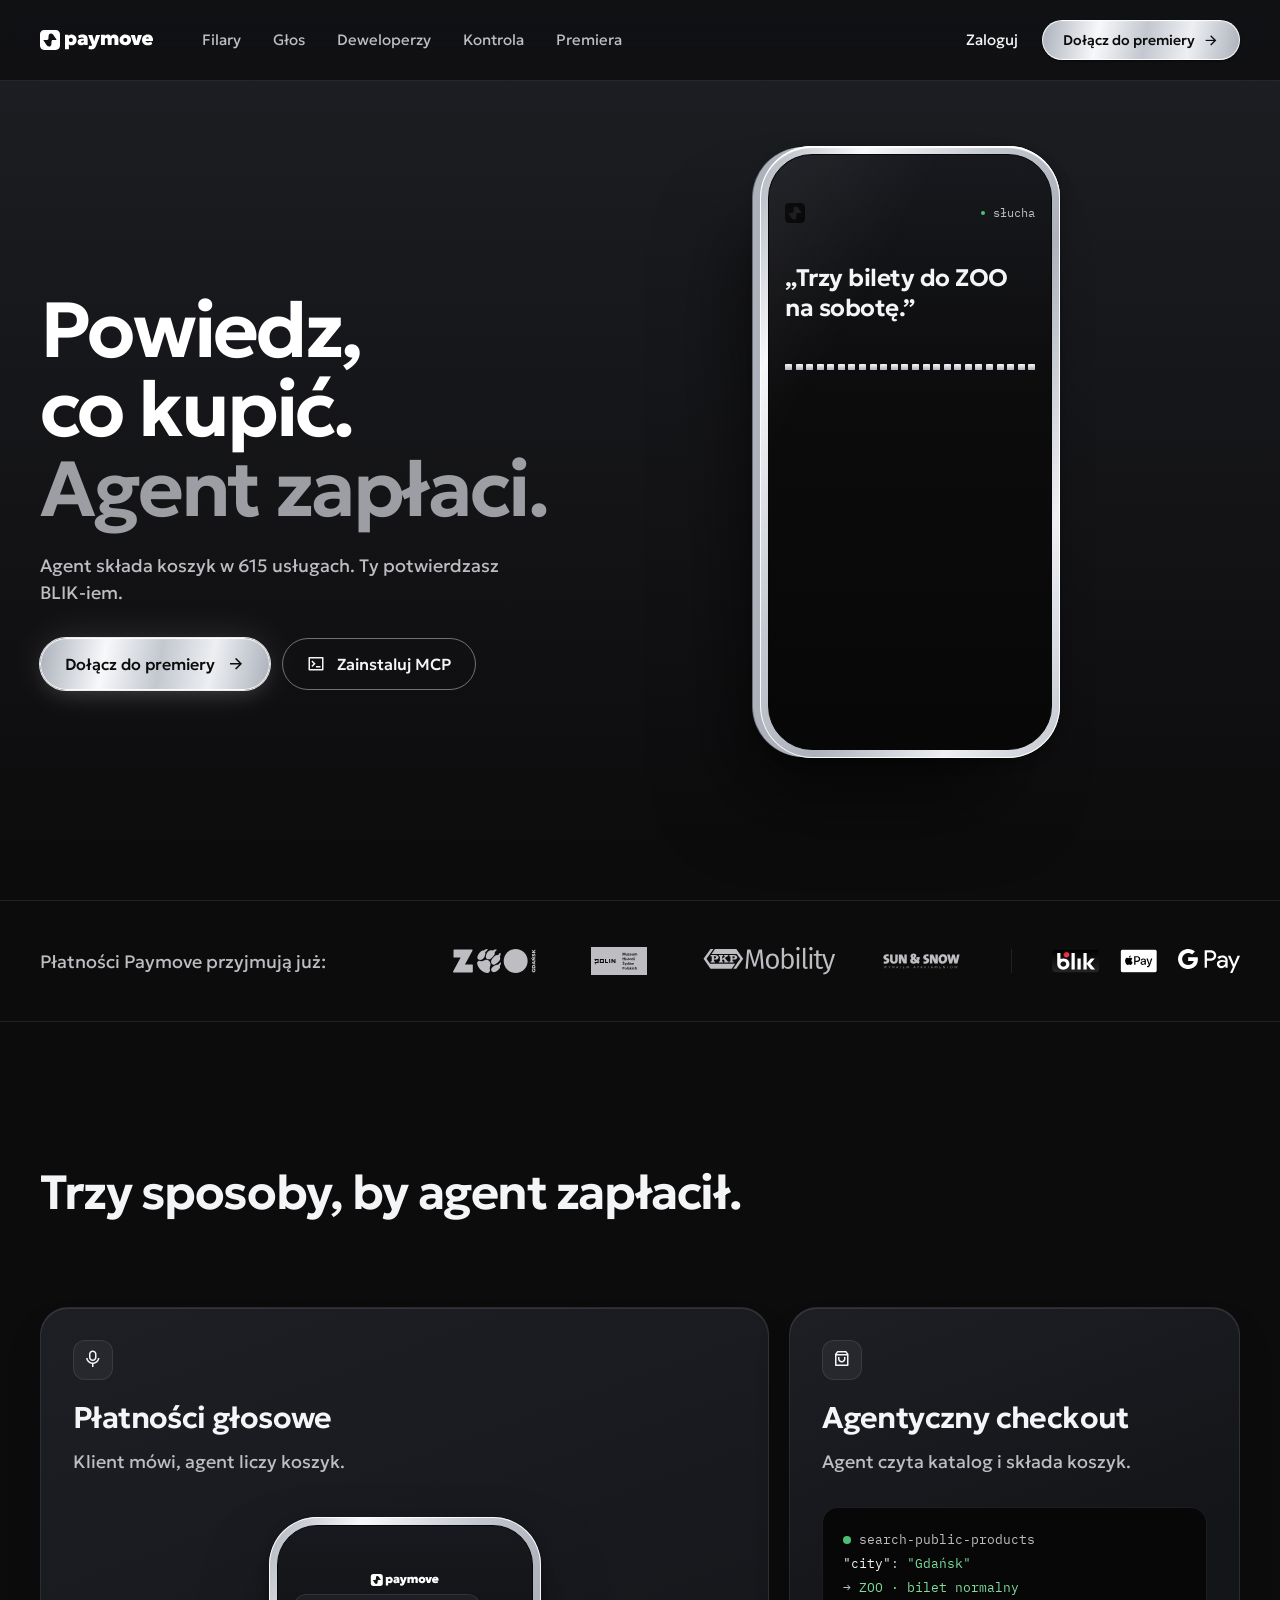
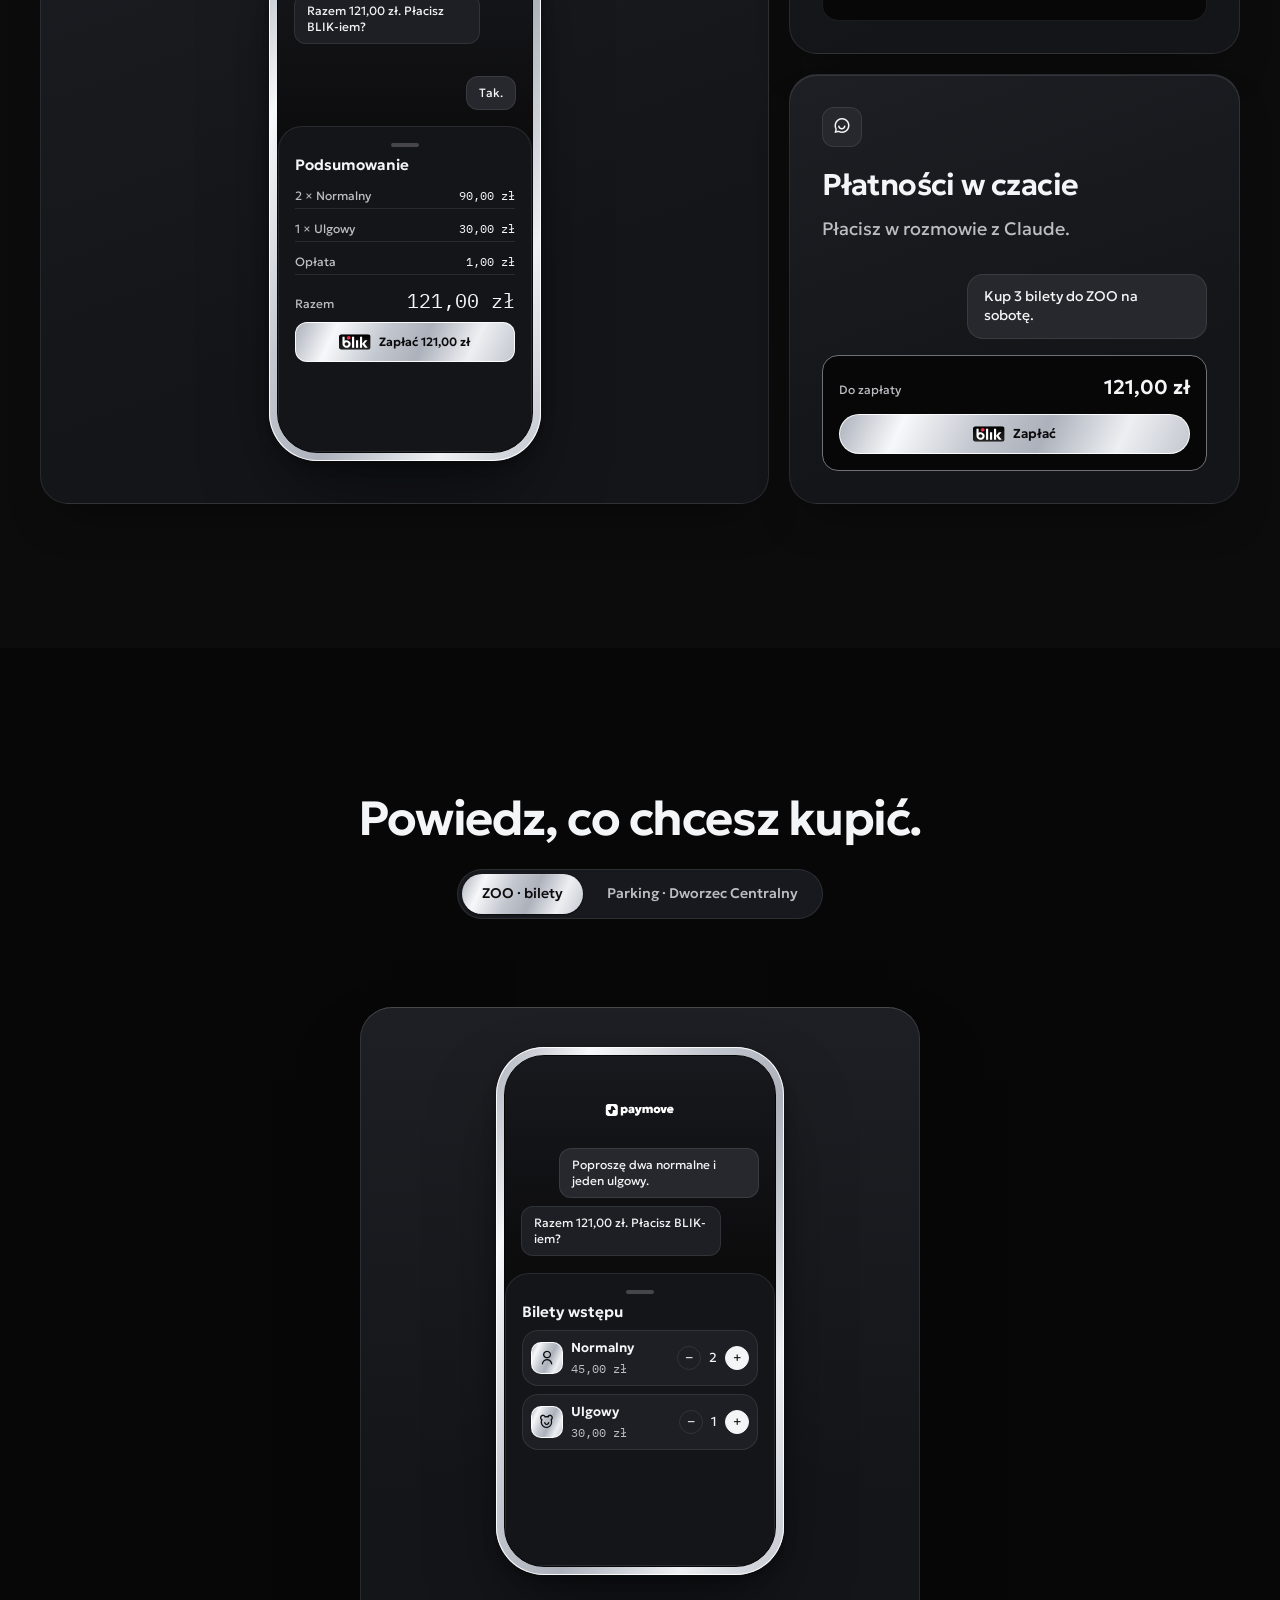
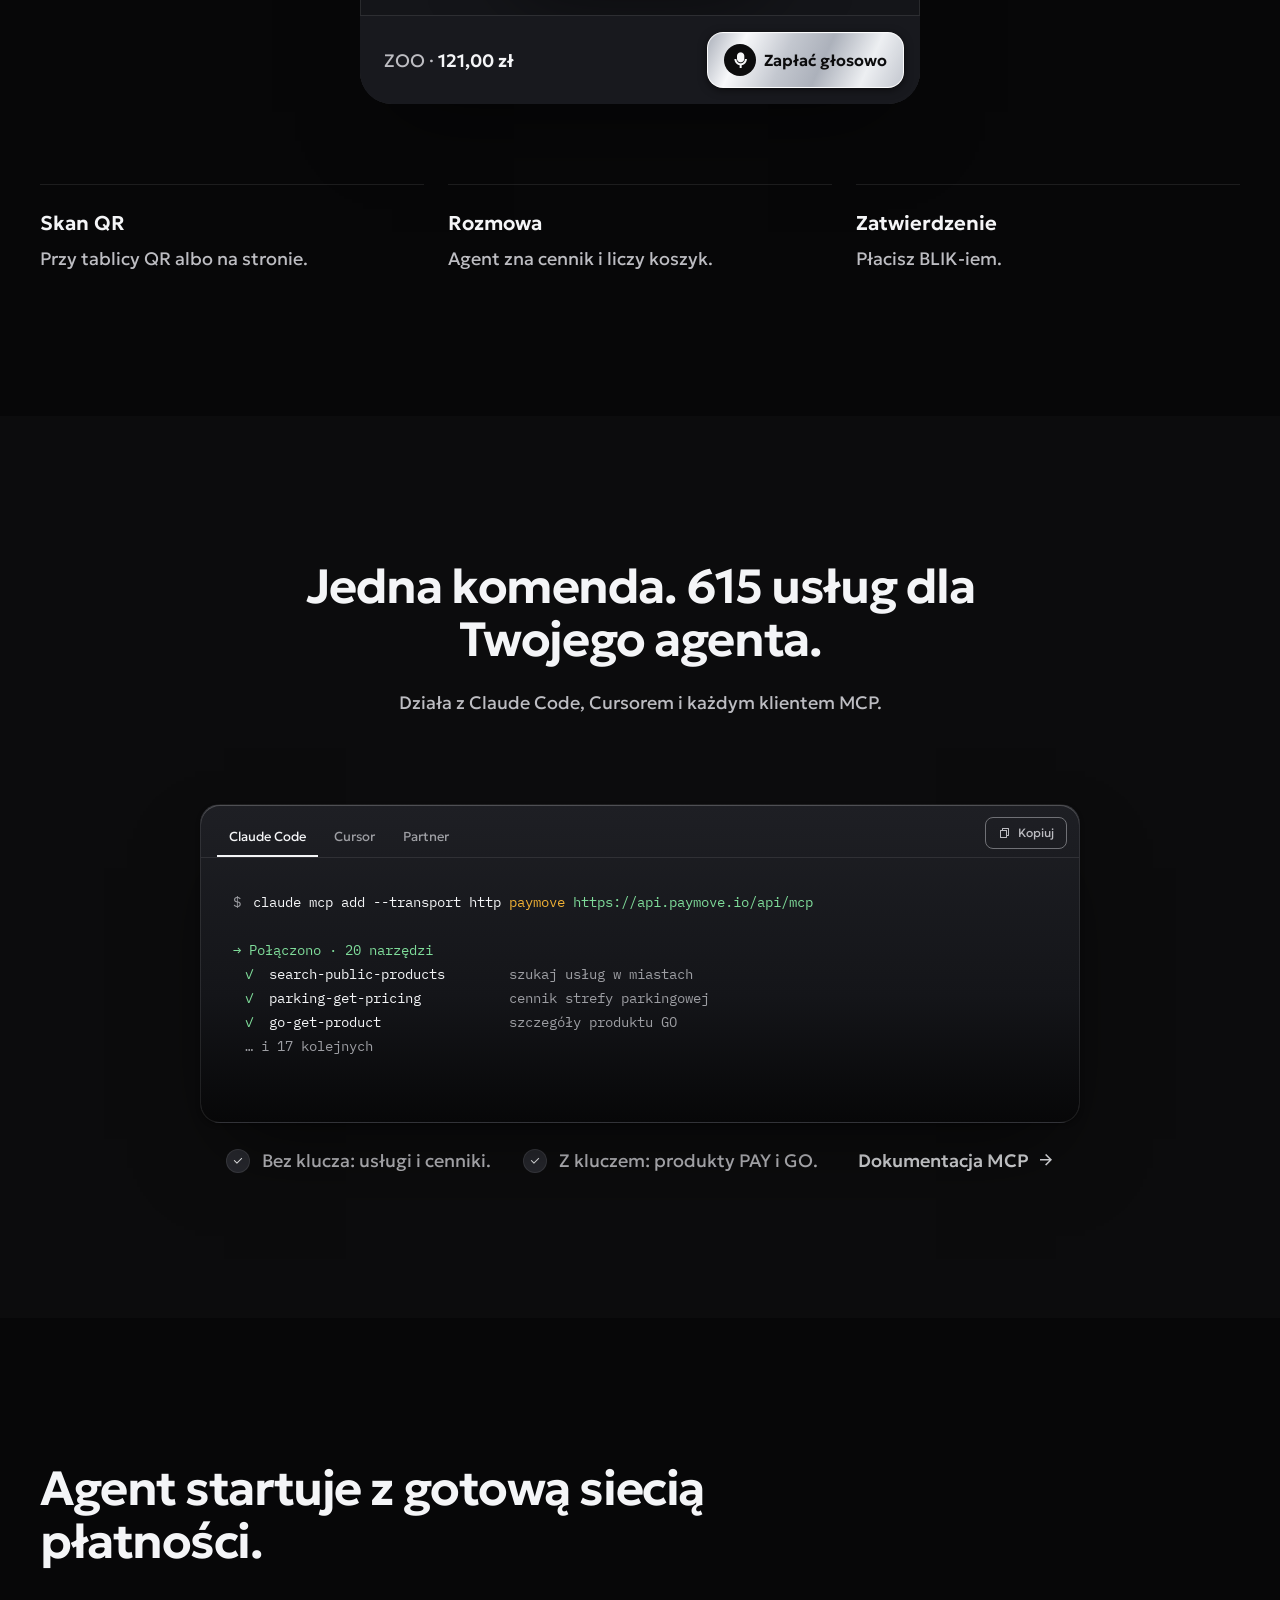
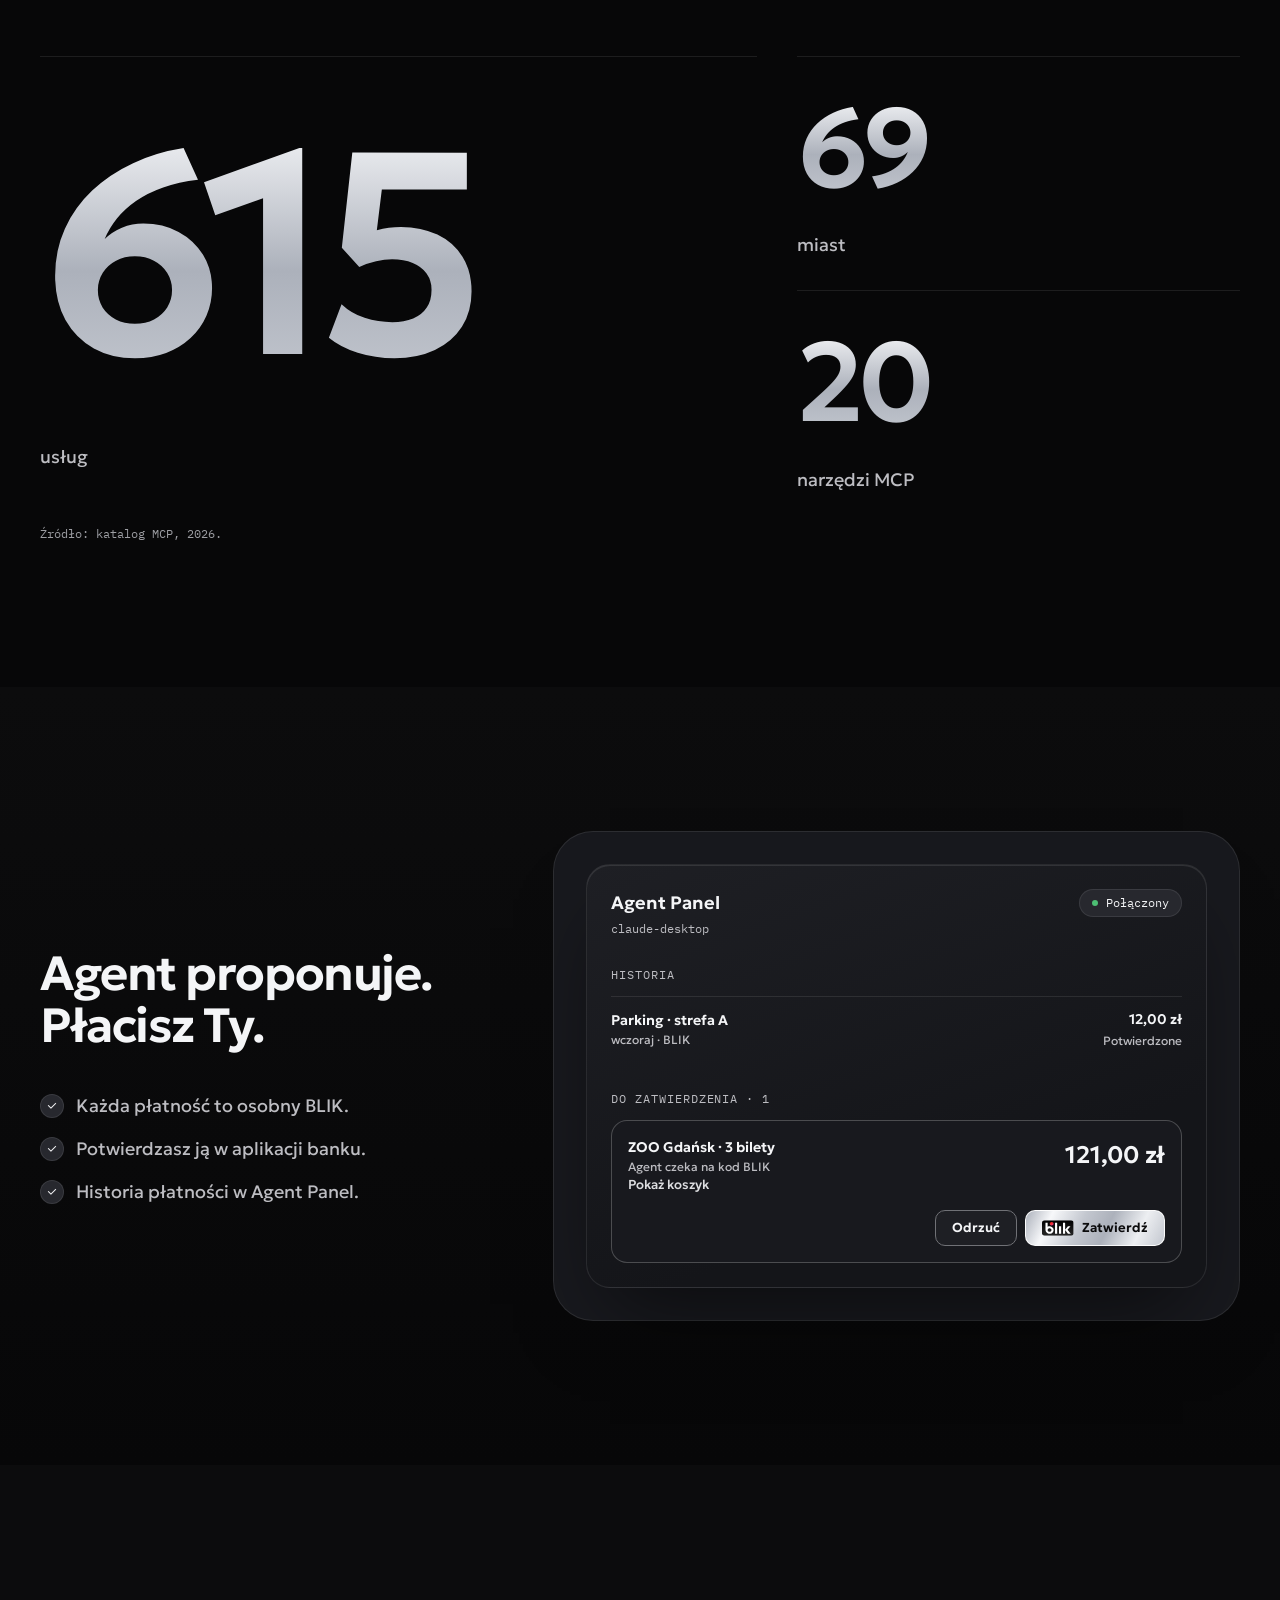
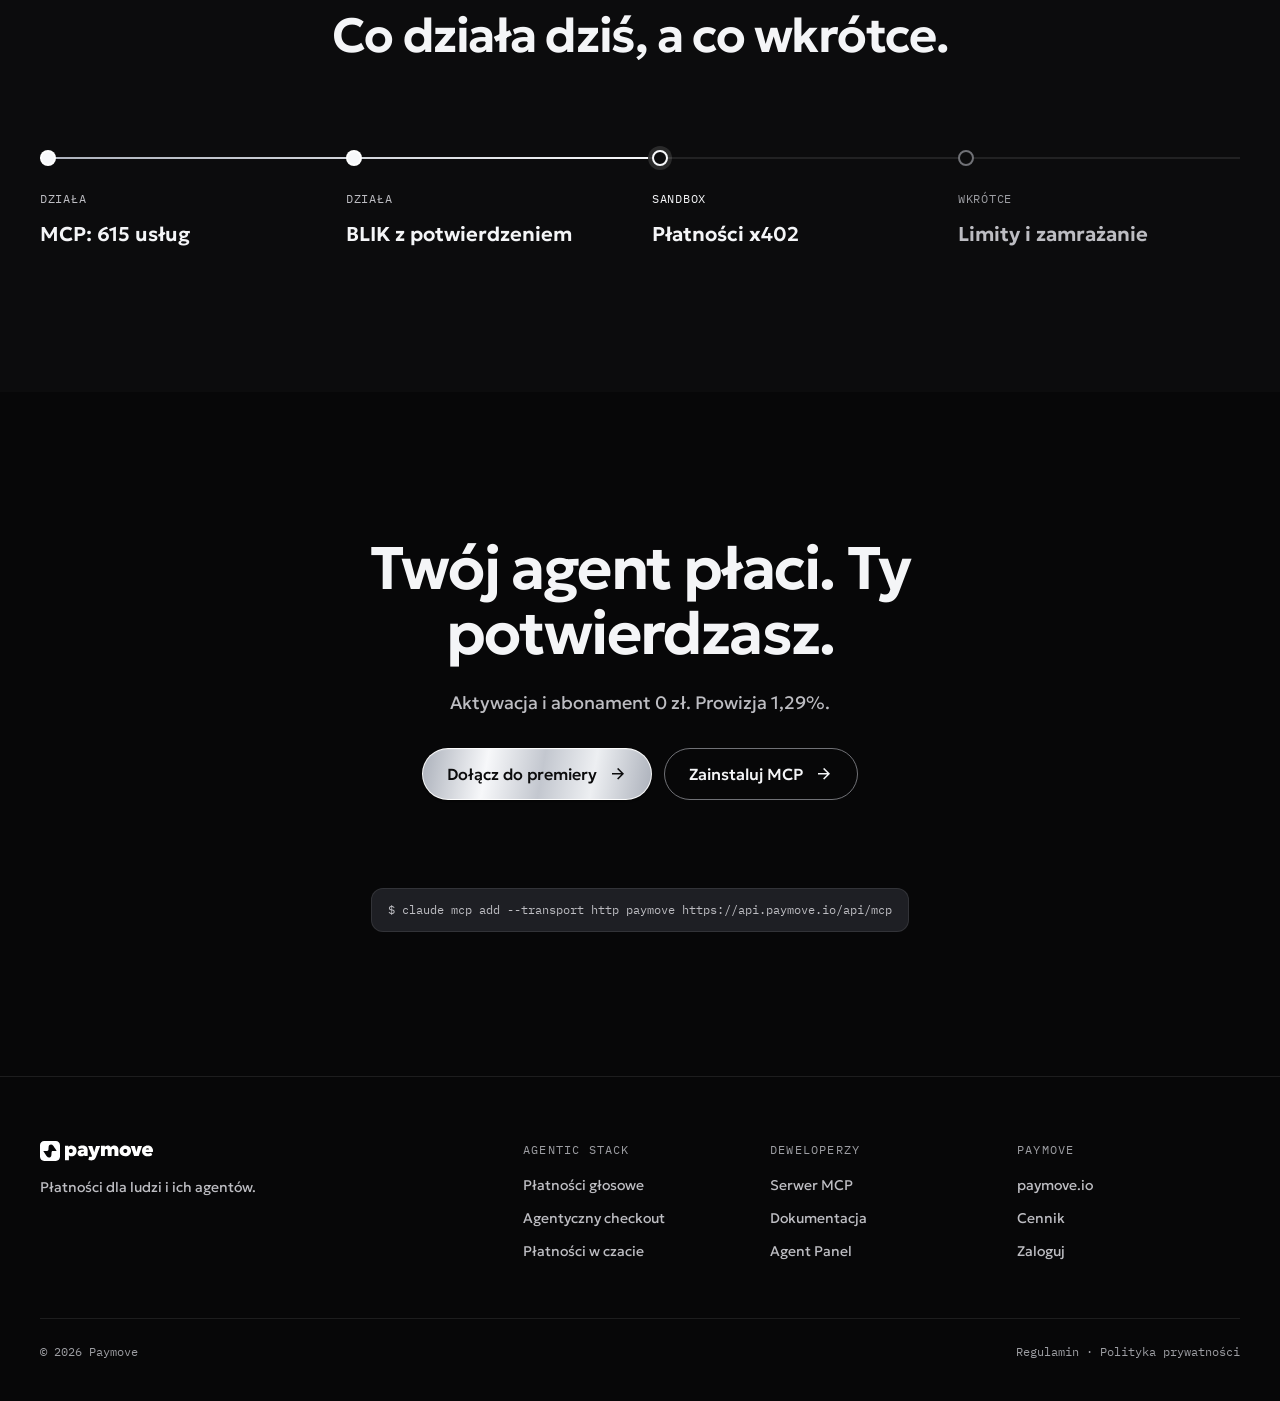
<file: index.html>
<!doctype html>
<html lang="pl">
<head>
<meta charset="utf-8">
<meta name="viewport" content="width=device-width,initial-scale=1">
<meta name="robots" content="noindex,nofollow">
<meta name="paymove-www-version" content="v4.1">
<title>Paymove Agentic Stack · płatności dla agentów AI (podgląd v4.1)</title>
<meta name="description" content="Powiedz, co kupić. Agent składa koszyk, Ty potwierdzasz BLIK-iem.">
<link rel="preload" href="assets/fonts/Geologica-SemiBold.ttf" as="font" type="font/ttf" crossorigin>
<link rel="stylesheet" href="assets/tokens.css">
<link rel="stylesheet" href="assets/icons/remixicon.css">
<link rel="stylesheet" href="assets/hero-base.css">
<link rel="stylesheet" href="assets/hero-a.css">
<link rel="stylesheet" href="assets/v41.css">
<link rel="icon" href="assets/img/sygnet.svg">
</head>
<body class="hx hx-a v4 theme-dark" data-version="v4.1">
<a class="skip" href="#main">Przejdź do treści</a>
<header class="nav theme-dark" id="top">
  <div class="wrap">
    <a class="nav-logo" href="#top" aria-label="Paymove, początek strony"><img src="assets/img/logo-white.svg" alt="Paymove" width="114" height="20"></a>
    <nav class="nav-links" id="nav-links" aria-label="Sekcje">
      <a href="#filary">Filary</a><a href="#glos">Głos</a><a href="#deweloperzy">Deweloperzy</a><a href="#kontrola">Kontrola</a><a href="#premiera">Premiera</a>
    </nav>
    <a class="nav-login" href="https://www.paymove.io/">Zaloguj</a>
    <a class="btn btn-metal btn-sm" href="#start"><span class="d-only">Dołącz do premiery</span><span class="m-only">Dołącz</span> <i class="ri-arrow-right-line" aria-hidden="true"></i></a>
    <button class="nav-menu" type="button" aria-expanded="false" aria-controls="nav-links" aria-label="Menu"><i class="ri-menu-line" aria-hidden="true"></i></button>
  </div>
</header>
<main id="main">
<section class="hx-hero" id="hero">
  <div class="wrap hx-grid">
    <div class="hx-copy">
      <h1>Powiedz, co&nbsp;kupić. <span>Agent zapłaci.</span></h1>
      <p class="lead">Agent składa koszyk w&nbsp;615 usługach. Ty potwierdzasz BLIK-iem.</p>
      <div class="ctas">
        <a class="btn btn-metal glow" href="#start">Dołącz do premiery <i class="ri-arrow-right-line" aria-hidden="true"></i></a>
        <a class="btn btn-ghost" href="#deweloperzy"><i class="ri-terminal-box-line" aria-hidden="true"></i> Zainstaluj MCP</a>
      </div>
    </div>
    <div class="hx-stage-box">
      <div class="ss-stage hx-stage" id="hx-stage" data-mark="listen" role="img" aria-label="Animacja: klient mówi „Trzy bilety do ZOO na sobotę”, agent liczy koszyk 121,00 zł, płatność BLIK zostaje potwierdzona, a bilet z kodem QR pojawia się w telefonie.">
        <div class="hx-obj">
      <div class="hx-phone theme-dark" data-mock>
        <div class="hx-screen">
          <div class="hx-top"><img src="assets/img/sygnet.svg" alt="" width="20" height="20"><b>Paymove</b><span class="hx-live mono"><em></em><span class="lv lv-1">słucha</span><span class="lv lv-2">płacę</span><span class="lv lv-3">gotowe</span></span></div>
          <div class="hx-talk">
            <p class="hx-q"><span style="--i:0">„Trzy</span> <span style="--i:1">bilety</span> <span style="--i:2">do</span> <span style="--i:3">ZOO</span> <span style="--i:4">na</span> <span style="--i:5">sobotę.”</span></p>
            <div class="hx-wave"><i style="--i:0"></i><i style="--i:1"></i><i style="--i:2"></i><i style="--i:3"></i><i style="--i:4"></i><i style="--i:5"></i><i style="--i:6"></i><i style="--i:7"></i><i style="--i:8"></i><i style="--i:9"></i><i style="--i:10"></i><i style="--i:11"></i><i style="--i:12"></i><i style="--i:13"></i><i style="--i:14"></i><i style="--i:15"></i><i style="--i:16"></i><i style="--i:17"></i><i style="--i:18"></i><i style="--i:19"></i><i style="--i:20"></i><i style="--i:21"></i><i style="--i:22"></i><i style="--i:23"></i></div>
            <div class="fsp"></div>
            <div class="hx-cart"><span class="mono">Koszyk</span><div class="hx-cr"><span>2 × Normalny</span><b>90,00 zł</b></div><div class="hx-cr"><span>1 × Ulgowy</span><b>30,00 zł</b></div><div class="hx-cr"><span>Opłata</span><b>1,00 zł</b></div><div class="hx-ct"><span>Razem</span><b>121,00 zł</b></div></div>
          </div>
          <div class="hx-ticket theme-light">
            <div class="tk-hero"><div class="tk-top"><img src="assets/img/logo-ink.svg" alt="" width="80" height="14"><i class="ri-bear-smile-line" aria-hidden="true"></i></div><div class="fsp"></div><div class="tk-id"><div class="tk-name">ZOO · wstęp</div><div class="tk-meta"><div><span>Data</span><b>sob. 7.11</b></div><div><span>Osoby</span><b>3</b></div></div></div></div>
            <div class="tk-cut"></div>
            <div class="tk-bot"><img class="tk-qr" src="assets/img/qr.svg" alt="" width="112" height="112"><div class="tk-info"><b class="mono">121,00 zł</b></div></div>
            <div class="hx-acts"><span><i class="ri-file-pdf-2-line"></i>PDF</span></div>
          </div>
          <div class="hx-sheet">
            <div class="hx-grab"></div>
            <div class="hx-sh-h"><img src="assets/img/blik-badge.svg" alt="BLIK" width="49" height="24"><span>Potwierdź w banku</span></div>
            <div class="hx-ring-box">
              <svg class="hx-ring" viewBox="0 0 120 120" aria-hidden="true"><circle class="r-bg" cx="60" cy="60" r="54"/><circle class="r-fg" cx="60" cy="60" r="54" pathLength="100"/></svg>
              <div class="hx-ring-c"><b>121,00 zł</b><span>ZOO · 3 bilety</span></div>
            </div>
            <div class="hx-sh-st"><span class="st-wait">Czekam na bank…</span><span class="st-ok"><i class="ri-check-line"></i>Zapłacono</span></div>
          </div>
        </div>
      </div>
        </div>
        <div class="hx-toast hx-glass" data-mock><span class="hx-ok"><i class="ri-check-line"></i></span><div><b>Zapłacono BLIK-iem</b><span>121,00 zł</span></div></div>
      </div>
    </div>
  </div>
</section>

<section class="v4-clients" id="klienci" aria-label="Klienci i metody płatności">
  <div class="wrap">
    <p>Płatności Paymove przyjmują już:</p>
    <div class="logos">
      <span class="client c-zoo" role="img" aria-label="ZOO Gdańsk"><svg aria-hidden="true" focusable="false" viewBox="0 0 134 60" fill="none" xmlns="http://www.w3.org/2000/svg"> <path d="M28.4395 12.7754H1.72807C1.18598 12.7754 0.74553 13.2159 0.74553 13.758V23.869C0.74553 24.4111 1.18598 24.8516 1.72807 24.8516H11.4111L0.118737 45.7749C-0.233621 46.4289 0.240703 47.2251 0.982688 47.2251H28.7512C29.2933 47.2251 29.7338 46.7846 29.7338 46.2425V36.1519C29.7338 35.6063 29.2899 35.1658 28.7445 35.1692L17.9636 35.2235L29.3001 14.2256C29.6525 13.5717 29.1781 12.7754 28.4361 12.7754H28.4395Z" fill="currentColor"/> <path d="M94.0221 47.9305C103.943 47.9305 111.986 39.8872 111.986 29.9652C111.986 20.0433 103.943 12 94.0221 12C84.1011 12 76.0586 20.0433 76.0586 29.9652C76.0586 39.8872 84.1011 47.9305 94.0221 47.9305Z" fill="currentColor"/> <path d="M46.0155 14.2863C45.3887 14.0694 44.7314 13.944 43.4439 14.5573C41.8786 15.3062 40.3201 16.9191 39.5511 17.9966C38.782 19.0741 37.2472 21.5544 36.739 23.3265C36.2308 25.0986 36.6475 26.7521 38.3856 27.8025C40.1202 28.8529 41.9735 28.6869 44.1182 27.3417C46.2763 25.9898 47.4927 23.4315 47.7298 22.5302C47.9975 21.5171 49.2477 18.4743 48.2618 16.6513C48.2618 16.6513 49.617 15.6077 50.63 14.6387C51.5719 13.734 52.0598 12.8428 51.8091 12.3481C51.5414 11.8161 50.2743 11.9923 49.3222 12.3888C48.526 12.7208 46.9946 13.6154 46.0189 14.2863H46.0155Z" fill="currentColor"/> <path d="M49.2533 23.4593C49.1957 24.4927 49.5955 26.2784 51.2489 26.8747C52.9022 27.4711 54.8842 27.6676 56.6731 26.4444C58.462 25.2212 60.8134 22.4495 61.535 21.4195C62.2567 20.3894 63.4865 18.3834 62.4905 16.4792C62.4905 16.4792 63.7237 15.666 64.4081 15.0154C65.0891 14.3716 65.7362 13.7515 65.5329 13.189C65.2924 12.5181 64.0625 12.5453 63.2189 12.7384C62.5887 12.8841 61.0607 13.477 59.8444 14.1039C59.8444 14.1039 58.1639 13.2399 55.8905 14.0124C54.0881 14.6257 52.245 15.9404 51.2252 17.5363C50.2054 19.1323 49.3719 21.328 49.2533 23.4559V23.4593Z" fill="currentColor"/> <path d="M67.5229 21.1983C66.4963 20.7002 64.6363 21.0966 63.1456 22.2758C61.6548 23.455 59.1747 26.0132 58.1007 27.7311C57.0267 29.449 56.6337 32.1834 58.0906 34.0809C59.5474 35.9784 61.499 35.5955 62.5526 35.2601C63.8333 34.8535 67.4958 32.4579 68.9934 30.5434C70.6366 28.4392 71.7682 26.2707 70.2266 23.7768C70.2266 23.7768 70.8161 22.5265 71.2261 20.9001C71.6259 19.3042 71.5073 18.5079 71.1651 18.186C70.8229 17.8641 70.1758 17.9691 69.7828 18.3384C69.3897 18.7078 68.58 19.6735 67.5229 21.1983Z" fill="currentColor"/> <path d="M67.6964 35.7136C66.3175 35.1884 64.7962 35.5611 62.6448 36.7267C60.8559 37.6958 59.311 38.8479 58.0743 40.6607C57.2273 41.8974 56.9359 43.9271 57.8778 45.1232C58.8197 46.3193 60.3579 47.1901 62.4991 46.6005C64.6234 46.0143 66.0295 45.0181 67.4491 43.839C69.2177 42.3684 71.6808 39.966 70.2917 37.5332C70.2917 37.5332 70.9219 36.659 71.4097 35.385C71.8976 34.1143 72.2127 33.0029 71.7621 32.5557C71.3149 32.1084 70.6813 32.5455 70.2476 32.8809C69.6005 33.3858 68.601 34.4972 67.6998 35.7102L67.6964 35.7136Z" fill="currentColor"/> <path d="M53.2258 47.5105C54.8216 46.7651 55.611 44.9692 55.5229 43.3903C55.4382 41.8113 54.7166 41.1031 55.3434 39.3005C55.9702 37.5013 56.5902 35.8105 56.1972 33.713C55.8041 31.6156 54.1575 29.5182 52.721 28.7965C51.2845 28.0748 49.4177 28.0748 47.4932 29.01C45.7247 29.8672 44.3288 30.3687 42.8821 30.2298C41.4354 30.0909 39.6329 29.4369 38.3014 29.9993C36.9699 30.5618 35.879 32.0866 36.3431 34.3263C36.8073 36.566 38.4471 39.6766 39.6668 41.1133C40.8865 42.5499 43.1193 44.8913 45.4672 46.145C47.6423 47.3072 50.4781 48.788 53.2258 47.5038V47.5105Z" fill="currentColor"/> <path d="M120.872 43.6128V42.1287H123.014C123.434 42.742 123.657 43.5891 123.657 44.3345C123.657 45.9677 122.566 47.1638 121.011 47.1638C119.456 47.1638 118.365 45.9711 118.365 44.3006C118.365 43.301 118.711 42.5014 119.341 41.9863L120.303 43.0774C119.934 43.3959 119.748 43.7653 119.748 44.2125C119.748 44.9647 120.232 45.4425 121.015 45.4425C121.797 45.4425 122.282 44.9647 122.282 44.2362C122.282 44.0261 122.245 43.8229 122.16 43.6128H120.879H120.872Z" fill="currentColor"/> <path d="M118.48 41.112V38.6181C118.48 36.9273 119.443 35.7617 121.011 35.7617C122.58 35.7617 123.542 36.9273 123.542 38.6181V41.112H118.48ZM122.211 38.6859C122.211 37.9709 121.784 37.4797 121.011 37.4797C120.239 37.4797 119.812 37.9709 119.812 38.6859V39.4008H122.214V38.6859H122.211Z" fill="currentColor"/> <path d="M122.661 31.7605V33.685L123.542 34.0239V35.7587L118.48 33.5461V31.8689L123.542 29.6562V31.4216L122.661 31.7605ZM121.431 32.2281L120.158 32.7194L121.431 33.2107V32.2281Z" fill="currentColor"/> <path d="M118.067 26.4127V27.497L116.908 26.5415V24.9862L118.067 26.4093V26.4127ZM118.48 24.2441H123.542V25.6469L121.242 27.5715H123.542V29.2352H118.48V27.8324L120.781 25.9079H118.48V24.2441Z" fill="currentColor"/> <path d="M123.136 23.4475L121.892 22.8986C122.173 22.4208 122.356 21.7838 122.356 21.2281C122.356 20.7435 122.255 20.5707 122.082 20.5707C121.445 20.5707 121.96 23.3695 120.073 23.3695C119.134 23.3695 118.365 22.58 118.365 21.0112C118.365 20.3301 118.511 19.6287 118.806 19.1035L120.042 19.6186C119.788 20.1167 119.666 20.5877 119.666 21.0282C119.666 21.5263 119.812 21.6855 119.985 21.6855C120.591 21.6855 120.086 18.8867 121.953 18.8867C122.878 18.8867 123.661 19.6762 123.661 21.245C123.661 22.0921 123.451 22.946 123.139 23.4509L123.136 23.4475Z" fill="currentColor"/> <path d="M121.865 16.0278L122.292 16.4107H123.542V18.0879H118.48V16.4107H120.317L118.48 14.747V12.8868L120.706 14.913L123.542 12.7852V14.7606L121.865 16.0278Z" fill="currentColor"/> </svg> </span>
      <span class="client c-polin" role="img" aria-label="Muzeum POLIN"><svg aria-hidden="true" focusable="false" viewBox="0 0 96 60" fill="none" xmlns="http://www.w3.org/2000/svg"><mask id="pl-mono" maskUnits="userSpaceOnUse" x="0" y="0" width="96" height="60" style="mask-type:luminance"><rect width="96" height="60" fill="black"/> <path d="M42 9H0V51H42V9Z" fill="white"/> <path d="M84 9H42V51H84V9Z" fill="white"/> <mask id="pl-in" style="mask-type:luminance" maskUnits="userSpaceOnUse" x="0" y="9" width="84" height="42"> <path d="M84 9H0V51H84V9Z" fill="white"/> </mask> <g mask="url(#pl-in)"> <path d="M66.0645 42.852H66.8745V41.2063C66.8623 41.1232 66.8689 41.0384 66.8937 40.9582C66.9186 40.878 66.9611 40.8044 67.0181 40.7427C67.0751 40.6811 67.1452 40.633 67.2233 40.6019C67.3013 40.5709 67.3853 40.5578 67.4691 40.5635C67.8195 40.5635 67.9705 40.7467 67.9705 41.1356V42.8391H68.7644V41.0199C68.7644 40.2549 68.3659 39.9174 67.8002 39.9174C67.6121 39.906 67.4247 39.9486 67.2601 40.0403C67.0954 40.132 66.9605 40.2689 66.8713 40.4349V38.6992H66.0774L66.0645 42.852ZM64.2003 42.913C65.0327 42.913 65.5245 42.4438 65.5663 41.7656H64.8527C64.8491 41.8423 64.8302 41.9175 64.7973 41.9869C64.7644 42.0563 64.718 42.1185 64.661 42.1699C64.6039 42.2213 64.5372 42.2609 64.4648 42.2864C64.3923 42.3119 64.3155 42.3227 64.2388 42.3184C63.7985 42.3184 63.5414 42.0227 63.5414 41.4506V41.4056C63.5414 40.8592 63.8146 40.5538 64.2228 40.5538C64.2929 40.5463 64.3638 40.553 64.4312 40.5736C64.4987 40.5941 64.5613 40.628 64.6153 40.6734C64.6694 40.7187 64.7137 40.7744 64.7456 40.8373C64.7776 40.9002 64.7965 40.9688 64.8013 41.0392H65.5502C65.4795 40.2195 64.8688 39.9303 64.2067 39.9303C64.0101 39.9225 63.8139 39.9556 63.6308 40.0276C63.4476 40.0997 63.2814 40.2089 63.1427 40.3485C63.004 40.4881 62.8958 40.6551 62.825 40.8387C62.7542 41.0223 62.7223 41.2186 62.7314 41.4152V41.4602C62.7189 41.6556 62.7484 41.8515 62.8181 42.0345C62.8877 42.2175 62.9958 42.3834 63.135 42.5211C63.2742 42.6588 63.4413 42.7651 63.6251 42.8327C63.8089 42.9003 64.005 42.9277 64.2003 42.913ZM61.78 39.5992C61.8652 39.5967 61.9478 39.5691 62.0174 39.5199C62.0871 39.4707 62.1407 39.4021 62.1716 39.3226C62.2025 39.2431 62.2092 39.1563 62.1911 39.073C62.1729 38.9897 62.1306 38.9136 62.0694 38.8542C62.0083 38.7948 61.931 38.7547 61.8472 38.739C61.7633 38.7233 61.6768 38.7326 61.5982 38.7658C61.5197 38.799 61.4527 38.8545 61.4055 38.9256C61.3584 38.9966 61.3332 39.08 61.3332 39.1653C61.3332 39.2234 61.3448 39.2809 61.3674 39.3344C61.39 39.3879 61.4231 39.4363 61.4648 39.4767C61.5065 39.5172 61.5558 39.5489 61.61 39.5699C61.6641 39.591 61.7219 39.6009 61.78 39.5992ZM61.4103 42.852H62.1946V39.9945H61.4103V42.852ZM58.3536 42.852H59.1475V41.5052L60.0925 42.852H60.9893L59.8675 41.2963L60.9057 39.9945H60.0636L59.1315 41.2063V38.6992H58.3376L58.3536 42.852ZM56.6501 42.913C57.4054 42.913 57.8522 42.5916 57.8522 41.9745C57.8522 41.3574 57.4601 41.1806 56.7433 41.0777C56.3287 41.0167 56.1905 40.946 56.1905 40.7563C56.1905 40.5667 56.3383 40.4606 56.5955 40.4606C56.8526 40.4606 57.0005 40.5699 57.0422 40.8045H57.7686C57.6979 40.1617 57.2222 39.9206 56.589 39.9206C56.004 39.9206 55.4576 40.2163 55.4576 40.811C55.4576 41.4056 55.7533 41.5856 56.5119 41.7013C56.9233 41.7624 57.0937 41.8427 57.0937 42.042C57.0937 42.2413 56.949 42.3634 56.6437 42.3634C56.3383 42.3634 56.1744 42.2188 56.1423 41.9616H55.403C55.4319 42.5788 55.8787 42.9259 56.6501 42.9259M54.1045 42.8648H54.8919V38.6992H54.1045V42.8648ZM52.0441 42.9259C52.2425 42.9377 52.441 42.9079 52.6271 42.8383C52.8132 42.7688 52.9827 42.6611 53.1247 42.5222C53.2667 42.3832 53.378 42.2161 53.4515 42.0315C53.525 41.847 53.5591 41.6491 53.5516 41.4506V41.4088C53.5587 41.2114 53.5244 41.0147 53.451 40.8313C53.3776 40.6479 53.2667 40.4819 53.1253 40.3439C52.984 40.2059 52.8154 40.0989 52.6303 40.0299C52.4452 39.9609 52.2478 39.9313 52.0506 39.9431C51.8519 39.9328 51.6533 39.9638 51.4673 40.0342C51.2812 40.1046 51.1118 40.2129 50.9698 40.3522C50.8278 40.4915 50.7163 40.6588 50.6423 40.8434C50.5683 41.0281 50.5334 41.226 50.5399 41.4249V41.4666C50.5342 41.6637 50.5696 41.8597 50.6438 42.0424C50.7179 42.225 50.8293 42.3902 50.9708 42.5274C51.1123 42.6647 51.2808 42.771 51.4655 42.8396C51.6503 42.9082 51.8474 42.9376 52.0441 42.9259ZM52.0441 42.3248C51.5942 42.3248 51.3434 42.0034 51.3434 41.4506V41.4088C51.3434 40.8624 51.607 40.5442 52.0441 40.5442C52.4813 40.5442 52.7416 40.8656 52.7416 41.4184V41.457C52.7416 41.997 52.4845 42.3248 52.0441 42.3248ZM48.3221 40.827V39.6313H48.7689C49.1899 39.6313 49.431 39.7953 49.431 40.2099V40.2324C49.431 40.6213 49.2028 40.827 48.7689 40.827H48.3221ZM47.4414 42.8648H48.3221V41.4313H48.8203C49.7106 41.4313 50.2828 41.0392 50.2828 40.2131V40.1938C50.2828 39.3678 49.7428 38.9467 48.7914 38.9467H47.4414V42.8648Z" fill="black"/> <path d="M60.9187 35.7802H61.7062L62.2301 33.9899L62.7155 35.7802H63.4901L64.3933 32.9228H63.6347L63.0915 34.8513L62.5901 32.9228H61.9473L61.3944 34.8513L60.8866 32.9228H60.0541L60.9187 35.7802ZM58.3474 35.8413C58.5458 35.853 58.7445 35.8232 58.9308 35.7537C59.117 35.6842 59.2867 35.5766 59.4289 35.4377C59.5712 35.2988 59.6828 35.1317 59.7567 34.9471C59.8306 34.7626 59.8651 34.5646 59.858 34.3659V34.3242C59.8401 33.9368 59.6737 33.5713 59.3932 33.3035C59.1128 33.0357 58.7399 32.8863 58.3522 32.8863C57.9644 32.8863 57.5916 33.0357 57.3111 33.3035C57.0307 33.5713 56.8642 33.9368 56.8463 34.3242V34.3659C56.8402 34.5628 56.8751 34.7588 56.9489 34.9414C57.0228 35.1241 57.1338 35.2893 57.2751 35.4266C57.4163 35.5639 57.5846 35.6702 57.7692 35.7389C57.9538 35.8075 58.1507 35.8369 58.3474 35.8252M58.3474 35.2241C57.9006 35.2241 57.6499 34.9027 57.6499 34.3499V34.3081C57.6499 33.7617 57.9102 33.4435 58.3474 33.4435C58.7845 33.4435 59.0481 33.7649 59.0481 34.3177V34.3563C59.0481 34.8963 58.7909 35.2241 58.3474 35.2241ZM58.0259 32.521H58.5981L59.167 31.6499H58.3377L58.0259 32.521ZM54.8407 35.2081C54.4453 35.2081 54.1721 34.9284 54.1721 34.3627V34.3177C54.1721 33.7488 54.4196 33.4499 54.8632 33.4499C55.3067 33.4499 55.5446 33.7392 55.5446 34.3081V34.3499C55.5446 34.9284 55.2553 35.2081 54.8407 35.2081ZM54.606 35.8252C54.7926 35.8271 54.9763 35.7785 55.1376 35.6846C55.2988 35.5907 55.4317 35.4549 55.5221 35.2916V35.7641H56.3096V31.6274H55.5221V33.3503C55.4335 33.1919 55.3021 33.0618 55.1429 32.9748C54.9837 32.8878 54.8032 32.8475 54.6221 32.8585C53.9053 32.8585 53.3654 33.4113 53.3654 34.3499V34.3949C53.3654 35.3431 53.9118 35.8413 54.606 35.8413M50.8776 36.7541H51.6425L53.1886 32.9228H52.4429L51.8 34.6392L51.1251 32.9228H50.2572L51.395 35.4941L50.8776 36.7541ZM48.7048 31.5857C48.7869 31.5813 48.866 31.5529 48.9322 31.504C48.9985 31.4552 49.0489 31.388 49.0774 31.3108C49.1058 31.2335 49.111 31.1497 49.0923 31.0695C49.0736 30.9894 49.0318 30.9165 48.9721 30.8598C48.9125 30.8032 48.8375 30.7652 48.7565 30.7507C48.6755 30.7362 48.592 30.7458 48.5164 30.7782C48.4407 30.8106 48.3762 30.8645 48.3309 30.9332C48.2855 31.0019 48.2613 31.0823 48.2612 31.1646C48.262 31.2216 48.2742 31.2778 48.2971 31.33C48.3199 31.3822 48.353 31.4293 48.3943 31.4685C48.4357 31.5077 48.4844 31.5383 48.5377 31.5584C48.591 31.5786 48.6478 31.5878 48.7048 31.5857ZM47.0977 35.7802H50.1608V35.0988H48.4026L50.2283 31.9874V31.8846H47.3355V32.5724H48.994L47.1298 35.6806L47.0977 35.7802Z" fill="black"/> <path d="M65.4183 25.4555C65.4782 25.4607 65.5386 25.4534 65.5955 25.434C65.6524 25.4146 65.7047 25.3836 65.749 25.343C65.7933 25.3023 65.8287 25.2529 65.8529 25.1979C65.8771 25.1428 65.8896 25.0834 65.8896 25.0232C65.8896 24.9631 65.8771 24.9036 65.8529 24.8486C65.8287 24.7935 65.7933 24.7441 65.749 24.7035C65.7047 24.6628 65.6524 24.6318 65.5955 24.6125C65.5386 24.5931 65.4782 24.5857 65.4183 24.5909C65.3584 24.5857 65.2981 24.5931 65.2412 24.6125C65.1843 24.6318 65.132 24.6628 65.0877 24.7035C65.0434 24.7441 65.008 24.7935 64.9838 24.8486C64.9596 24.9036 64.9471 24.9631 64.9471 25.0232C64.9471 25.0834 64.9596 25.1428 64.9838 25.1979C65.008 25.2529 65.0434 25.3023 65.0877 25.343C65.132 25.3836 65.1843 25.4146 65.2412 25.434C65.2981 25.4534 65.3584 25.4607 65.4183 25.4555ZM65.0326 28.6987H65.8201V25.8412H65.0326V28.6987ZM63.8852 25.4555C63.9702 25.4524 64.0525 25.4243 64.1217 25.3747C64.1909 25.3252 64.244 25.2564 64.2744 25.1768C64.3048 25.0973 64.3111 25.0106 64.2926 24.9275C64.2741 24.8445 64.2316 24.7687 64.1703 24.7096C64.109 24.6505 64.0317 24.6107 63.948 24.5952C63.8643 24.5798 63.7779 24.5892 63.6995 24.6225C63.6212 24.6558 63.5543 24.7113 63.5073 24.7823C63.4603 24.8533 63.4352 24.9365 63.4352 25.0216C63.4351 25.08 63.4469 25.1377 63.4697 25.1915C63.4925 25.2452 63.5259 25.2938 63.5679 25.3343C63.6099 25.3748 63.6596 25.4064 63.7142 25.4272C63.7687 25.4481 63.8268 25.4577 63.8852 25.4555ZM63.4962 28.6987H64.2837V25.8412H63.4962V28.6987ZM61.2463 28.6987H62.0402V27.2683C62.0402 26.7219 62.3777 26.5323 62.9627 26.5355V25.8091C62.7665 25.7974 62.5717 25.848 62.4061 25.9536C62.2404 26.0593 62.1123 26.2145 62.0402 26.3973V25.8509H61.2463V28.6987ZM59.2085 28.7597C59.4068 28.7715 59.6054 28.7417 59.7915 28.6722C59.9776 28.6026 60.147 28.4949 60.289 28.356C60.431 28.217 60.5423 28.0499 60.6158 27.8654C60.6894 27.6808 60.7235 27.4829 60.7159 27.2844V27.2426C60.723 27.0452 60.6887 26.8485 60.6153 26.6651C60.5419 26.4818 60.431 26.3157 60.2897 26.1777C60.1483 26.0397 59.9797 25.9328 59.7946 25.8638C59.6096 25.7948 59.4121 25.7652 59.2149 25.777C59.0163 25.7666 58.8176 25.7976 58.6316 25.8681C58.4455 25.9385 58.2762 26.0468 58.1342 26.1861C57.9921 26.3253 57.8806 26.4926 57.8066 26.6773C57.7326 26.8619 57.6977 27.0599 57.7042 27.2587V27.3005C57.6985 27.4975 57.7339 27.6936 57.8081 27.8762C57.8823 28.0588 57.9936 28.224 58.1351 28.3613C58.2766 28.4985 58.4451 28.6048 58.6299 28.6734C58.8147 28.742 59.0117 28.7714 59.2085 28.7597ZM59.2085 28.1587C58.7585 28.1587 58.5078 27.8373 58.5078 27.2844V27.2426C58.5078 26.6962 58.7714 26.378 59.2085 26.378C59.6456 26.378 59.906 26.6994 59.906 27.2523V27.2908C59.906 27.8308 59.6488 28.1587 59.2085 28.1587ZM56.8589 28.7533C57.0216 28.756 57.1835 28.731 57.3378 28.6794V28.0655C57.2431 28.1045 57.1413 28.1231 57.0389 28.1201C56.8364 28.1201 56.7175 28.0108 56.7175 27.7987V26.4198H57.3185V25.8573H56.7175V25.2402H55.9461V25.8573H55.5796V26.4198H55.9461V27.8694C55.9461 28.464 56.2675 28.7694 56.8718 28.7694M54.1236 28.7694C54.8757 28.7694 55.3257 28.448 55.3257 27.8308C55.3257 27.2137 54.9304 27.0369 54.2136 26.9341C53.799 26.873 53.664 26.8023 53.664 26.6126C53.664 26.423 53.8118 26.3169 54.069 26.3169C54.1211 26.3083 54.1745 26.3105 54.2258 26.3234C54.2771 26.3363 54.3252 26.3596 54.3671 26.3919C54.409 26.4241 54.4438 26.4646 54.4694 26.5109C54.4949 26.5572 54.5107 26.6082 54.5157 26.6609H55.2422C55.1714 26.018 54.6957 25.777 54.0625 25.777C53.4776 25.777 52.9311 26.0727 52.9311 26.6673C52.9311 27.2619 53.2268 27.4419 53.9854 27.5576C54.3968 27.6187 54.564 27.699 54.564 27.8983C54.564 28.0976 54.4225 28.2198 54.1172 28.2198C53.8118 28.2198 53.6479 28.0751 53.6126 27.818H52.8765C52.9022 28.4351 53.3522 28.7822 54.1236 28.7822M51.9444 25.4555C52.0296 25.453 52.1122 25.4254 52.1819 25.3762C52.2515 25.3271 52.3051 25.2584 52.336 25.179C52.3669 25.0995 52.3737 25.0127 52.3555 24.9294C52.3373 24.8461 52.295 24.7699 52.2338 24.7105C52.1727 24.6511 52.0954 24.6111 52.0116 24.5953C51.9278 24.5796 51.8412 24.5889 51.7626 24.6221C51.6841 24.6553 51.6171 24.7109 51.5699 24.7819C51.5228 24.853 51.4976 24.9364 51.4976 25.0216C51.4976 25.0797 51.5092 25.1372 51.5318 25.1907C51.5544 25.2442 51.5875 25.2926 51.6292 25.3331C51.6709 25.3735 51.7202 25.4052 51.7744 25.4263C51.8285 25.4473 51.8863 25.4573 51.9444 25.4555ZM51.5587 28.6987H52.3429V25.8412H51.5587V28.6987ZM47.4316 28.6987H48.3188V27.0916H49.8841V28.6987H50.7712V24.8127H49.8841V26.4198H48.3188V24.8127H47.4316V28.6987Z" fill="black"/> <path d="M64.9082 21.6378H65.6989V19.9503C65.6909 19.8743 65.6994 19.7975 65.724 19.7251C65.7485 19.6526 65.7884 19.5864 65.8409 19.5308C65.8934 19.4753 65.9573 19.4317 66.0282 19.4032C66.0991 19.3746 66.1753 19.3617 66.2517 19.3654C66.5313 19.3654 66.6985 19.5293 66.6985 19.8957V21.6378H67.4859V19.9503C67.478 19.8743 67.4866 19.7975 67.5111 19.7251C67.5356 19.6526 67.5755 19.5864 67.628 19.5308C67.6805 19.4753 67.7444 19.4317 67.8153 19.4032C67.8862 19.3746 67.9624 19.3617 68.0388 19.3654C68.3216 19.3654 68.4856 19.5293 68.4856 19.8957V21.6378H69.273V19.8089C69.273 19.0504 68.8648 18.7161 68.3345 18.7161C68.145 18.7125 67.9577 18.7562 67.7893 18.8432C67.621 18.9302 67.477 19.0577 67.3702 19.2143C67.3111 19.0542 67.2012 18.9178 67.0572 18.8261C66.9133 18.7344 66.7432 18.6924 66.5731 18.7064C66.3953 18.7013 66.2196 18.7454 66.0653 18.8338C65.911 18.9223 65.7842 19.0518 65.6989 19.2079V18.7804H64.9082V21.6378ZM62.5136 21.6989C62.6974 21.7096 62.8804 21.6675 63.041 21.5775C63.2016 21.4875 63.3331 21.3534 63.42 21.191V21.6378H64.2075V18.7804H63.42V20.4582C63.431 20.5411 63.4235 20.6254 63.3983 20.7051C63.373 20.7847 63.3304 20.8579 63.2736 20.9193C63.2169 20.9806 63.1473 21.0287 63.0698 21.0602C62.9923 21.0916 62.9088 21.1055 62.8254 21.101C62.5039 21.101 62.3272 20.9146 62.3272 20.5257V18.7804H61.5429V20.635C61.5429 21.3839 61.9575 21.7117 62.5071 21.7117M58.9715 19.915C58.9715 19.7445 59.0393 19.581 59.1598 19.4604C59.2804 19.3399 59.4439 19.2721 59.6144 19.2721C59.9936 19.2721 60.2122 19.4811 60.2379 19.915H58.9715ZM59.6497 21.7117C60.4308 21.7117 60.9354 21.3678 61.0158 20.7475H60.2668C60.2186 20.9885 60.0386 21.146 59.6722 21.146C59.5745 21.1501 59.477 21.1333 59.3864 21.0966C59.2957 21.0598 59.214 21.0041 59.1467 20.9332C59.0794 20.8622 59.0281 20.7776 58.9962 20.6852C58.9643 20.5927 58.9526 20.4945 58.9619 20.3971H61.0222V20.1786C61.0222 19.1564 60.3793 18.7257 59.6272 18.7257C59.431 18.7184 59.2353 18.7519 59.0527 18.8241C58.8701 18.8964 58.7045 19.0058 58.5664 19.1454C58.4283 19.285 58.3207 19.4518 58.2505 19.6352C58.1802 19.8186 58.1488 20.0145 58.1583 20.2107V20.2557C58.1481 20.4525 58.18 20.6492 58.2519 20.8327C58.3238 21.0162 58.434 21.1822 58.5751 21.3197C58.7163 21.4572 58.8852 21.563 59.0705 21.6301C59.2558 21.6971 59.4533 21.7239 59.6497 21.7085M55.362 21.6474H57.8755V21.0367H56.5094L57.9301 18.8897V18.79H55.5163V19.4039H56.7827L55.3748 21.5607L55.362 21.6474ZM53.2406 21.7085C53.4244 21.7192 53.6074 21.6771 53.768 21.5871C53.9287 21.4971 54.0602 21.363 54.147 21.2007V21.6474H54.9345V18.7804H54.147V20.4582C54.158 20.5411 54.1506 20.6254 54.1253 20.7051C54.1 20.7847 54.0574 20.8579 54.0007 20.9193C53.9439 20.9806 53.8743 21.0287 53.7968 21.0602C53.7193 21.0916 53.6359 21.1055 53.5524 21.101C53.2149 21.101 53.0542 20.9146 53.0542 20.5257V18.7804H52.2667V20.635C52.2667 21.3839 52.6845 21.7117 53.231 21.7117M47.4004 21.6507H48.2329V18.8961L49.3193 21.6378H49.6085L50.6917 18.8961V21.6378H51.5692V17.7422H50.4217L49.5218 20.1721L48.6025 17.7422H47.4325L47.4004 21.6507Z" fill="black"/> </g> <path d="M28.7446 26.9766H27.25V32.9357H28.7446V26.9766Z" fill="black"/> <path d="M7.66843 33.2344H6.17383V34.7258H7.66843V33.2344Z" fill="black"/> <path d="M5.42578 26.9609V28.4555H6.17469V29.9534H7.6693V28.4555H9.88709V31.448H5.42578V32.9426H11.3849V26.9609H5.42578Z" fill="black"/> <path d="M19.256 31.4219H13.2969V32.9165H19.2689L19.256 31.4219Z" fill="black"/> <path d="M14.8049 28.4555H17.7941V31.4223H14.8049V28.4555ZM19.3048 26.9609H13.291V32.9169H19.2726L19.3048 26.9609Z" fill="black"/> <path d="M25.5145 32.9259V31.4217H22.5317L22.5285 26.9668H21.0371V32.9163V32.9259H25.5145Z" fill="black"/> <path d="M35.2122 26.9766L35.2058 30.5958L32.2134 26.9766H30.7188V32.9389H32.2134V29.3069L35.2058 32.9389H36.7004L36.6907 26.9766H35.2122Z" fill="black"/> </mask><rect width="96" height="60" fill="currentColor" mask="url(#pl-mono)"/></svg></span>
      <span class="client c-pkp" role="img" aria-label="PKP Mobility"><svg aria-hidden="true" focusable="false" viewBox="0 0 147 31" fill="none" xmlns="http://www.w3.org/2000/svg"> <path d="M64.6242 23.9677L63.8191 14.2321C63.5074 10.8613 63.2608 7.2164 63.2299 5.42137L58.4204 21.5253H55.9059L50.8805 5.39054C50.8463 7.80218 50.6613 11.2312 50.3804 14.3862L49.637 23.9712H47.0918L48.8937 2.70142H52.5557L57.2385 18.4353L61.709 2.70142H65.371L67.2311 23.9712H64.6242V23.9677Z" fill="currentColor"/> <path d="M84.0468 15.8078C84.0468 20.9085 81.409 24.3376 76.8495 24.3376C72.29 24.3376 69.6797 21.0284 69.6797 15.866C69.6797 10.7036 72.3174 7.33276 76.8735 7.33276C81.4296 7.33276 84.0434 10.6111 84.0434 15.8044M72.4716 15.866C72.4716 20.1618 74.0234 22.2343 76.8495 22.2343C79.6757 22.2343 81.2549 20.1618 81.2549 15.8044C81.2549 11.4469 79.7031 9.43611 76.8769 9.43611C74.0508 9.43611 72.475 11.5052 72.475 15.866H72.4716Z" fill="currentColor"/> <path d="M100.523 15.8081C100.523 20.9397 98.1353 24.338 94.1615 24.338C92.3014 24.338 90.8729 23.4713 89.7562 22.1421L89.4753 23.9646H87.2109V1.14986L89.8178 0.838135V9.77218C90.9346 8.25805 92.4864 7.3297 94.5007 7.3297C98.1969 7.3297 100.523 10.3922 100.523 15.8013M97.7311 15.8081C97.7311 11.139 96.1758 9.40563 93.7882 9.40563C91.928 9.40563 90.6845 10.6457 89.8144 12.0057V20.0114C90.6845 21.3405 92.0171 22.2689 93.5689 22.2689C96.0525 22.2689 97.7311 20.3197 97.7311 15.8081Z" fill="currentColor"/> <path d="M107.002 1.83091C107.002 2.85175 106.259 3.62594 105.139 3.62594C104.019 3.62594 103.31 2.85175 103.31 1.83091C103.31 0.810072 104.053 0.0393066 105.139 0.0393066C106.225 0.0393066 107.002 0.813498 107.002 1.83091ZM103.868 7.70586H106.475V23.9673H103.868V7.70586Z" fill="currentColor"/> <path d="M114.391 22.1732C114.795 22.1732 115.134 22.1115 115.446 21.9916L116.128 23.8141C115.415 24.1532 114.638 24.3382 113.833 24.3382C111.846 24.3382 110.698 23.1632 110.698 20.8441V1.15353L113.305 0.841797V20.8132C113.305 21.7107 113.586 22.1732 114.391 22.1732Z" fill="currentColor"/> <path d="M121.338 1.83091C121.338 2.85175 120.594 3.62594 119.478 3.62594C118.361 3.62594 117.648 2.85175 117.648 1.83091C117.648 0.810072 118.392 0.0393066 119.478 0.0393066C120.564 0.0393066 121.338 0.813498 121.338 1.83091ZM118.203 7.70586H120.81V23.9673H118.203V7.70586Z" fill="currentColor"/> <path d="M129.621 24.3375C126.919 24.3375 125.305 22.7617 125.305 19.7916V9.71344H122.482V7.7026H125.305V3.96523L127.912 3.68433V7.7026H131.855L131.574 9.71344H127.909V19.6683C127.909 21.3674 128.501 22.1725 129.957 22.1725C130.735 22.1725 131.416 21.9566 132.221 21.4633L133.215 23.255C132.16 23.9675 130.981 24.3375 129.618 24.3375" fill="currentColor"/> <path d="M133.405 30.4899L133.097 28.4483C136.416 27.8316 137.317 26.5642 138.28 23.9675H137.379L131.856 7.70605H134.652L139.15 22.0834L143.555 7.70605H146.258L140.767 24.06C139.615 27.5233 137.786 29.935 133.412 30.4899" fill="currentColor"/> <path fill-rule="evenodd" clip-rule="evenodd" d="M37.3421 7.62037H9.46777L13.2908 2.15649H36.8454L44.5462 13.0877L36.8454 24.0223H33.5191L41.1686 13.0877L37.3421 7.62037Z" fill="currentColor"/> <path fill-rule="evenodd" clip-rule="evenodd" d="M7.79981 18.555H35.6776L31.7964 24.0223H8.29995L0.595703 13.0877L8.29995 2.15649H11.6262L3.91856 13.0877L7.79981 18.555Z" fill="currentColor"/> <path fill-rule="evenodd" clip-rule="evenodd" d="M12.0678 10.3305V12.701H12.7871C13.5682 12.701 14.5308 12.4681 14.4931 11.4027C14.4657 10.6902 13.9998 10.3305 13.0098 10.3305H12.0678ZM8.40918 8.94653H13.5613C14.6198 8.97051 15.6099 9.14865 16.2813 9.67619C17.6961 10.793 17.4597 12.2797 16.3327 13.2526C15.4386 13.8486 14.7432 13.9719 13.6744 13.9719H12.0712V15.5203C12.0712 16.0513 12.3624 16.0719 12.7906 16.0719H13.2873V17.1783H8.40918V16.0719H8.74147C9.46085 16.0719 9.68351 15.9794 9.68351 15.3525V10.8786C9.68009 10.6045 9.615 10.375 9.50881 10.2551C9.41631 10.1455 9.20393 10.1147 8.9059 10.1044H8.40918V8.94653Z" fill="currentColor"/> <path fill-rule="evenodd" clip-rule="evenodd" d="M17.5 8.94653H22.3233V10.1044H22.0458C21.4977 10.1044 21.1586 10.0804 21.1586 10.769V12.9785L24.0943 10.6593C24.454 10.3579 24.5225 10.0941 23.8751 10.1078H23.4298V8.94996H27.8077V10.1078H27.6433C27.0404 10.1078 26.9993 10.1524 26.5368 10.5497L24.1526 12.2626L26.9239 15.4655C27.4241 15.9622 27.6638 16.0719 28.3627 16.0719V17.1783H23.4298V16.0719H23.5976C23.7449 16.0684 23.8682 16.0684 23.9676 16.0719C24.3376 16.0787 24.3307 15.8971 24.0943 15.6334L22.3233 13.6465L21.1586 14.5303V15.4141C21.1586 16.0376 21.371 16.0787 21.9328 16.0787H22.3233V17.1852H17.5V16.0787H17.8871C18.6099 16.0753 18.7161 15.9211 18.7195 15.3593L18.7127 10.8854H18.7195C18.7195 10.6011 18.6544 10.351 18.5277 10.2346C18.4146 10.1352 18.2091 10.101 17.8871 10.1113H17.5V8.95339V8.94653Z" fill="currentColor"/> <path fill-rule="evenodd" clip-rule="evenodd" d="M32.7064 10.3305V12.701H33.4292C34.2103 12.701 35.1763 12.4681 35.1352 11.4027C35.1078 10.6902 34.6419 10.3305 33.6553 10.3305H32.7099H32.7064ZM29.0479 8.94653H34.2034C35.2585 8.97051 36.2485 9.14865 36.9199 9.67619C38.3382 10.793 38.0984 12.2797 36.9748 13.2526C36.0772 13.8486 35.3818 13.9719 34.313 13.9719H32.7064V15.5203C32.7064 16.0513 33.001 16.0719 33.4292 16.0719H33.9294V17.1783H29.0547V16.0719H29.387C30.1098 16.0719 30.329 15.9794 30.329 15.3525V10.8786C30.3256 10.6045 30.264 10.375 30.1578 10.2551C30.0653 10.1455 29.8495 10.1147 29.5583 10.1044H29.0581V8.94653H29.0479Z" fill="currentColor"/> </svg> </span>
      <span class="client c-sunsnow" role="img" aria-label="Sun & Snow"><svg aria-hidden="true" focusable="false" viewBox="0 0 170 60" fill="none" xmlns="http://www.w3.org/2000/svg"> <path d="M13.7684 28.8829C13.7684 31.0876 12.9032 32.8006 11.1752 34.0295C9.63705 35.1405 7.72418 35.6959 5.43663 35.6959C3.97487 35.6959 2.64129 35.5632 1.42849 35.2953L1.7169 30.4067C3.02583 30.8467 4.40625 31.0679 5.86801 31.0679C7.32977 31.0679 8.00273 30.5911 8.00273 29.635C8.00273 28.9271 7.37661 28.3324 6.12931 27.8555C4.30272 27.1477 3.13183 26.5947 2.61171 26.1916C1.3644 25.2159 0.738281 23.7731 0.738281 21.861C0.738281 19.7178 1.58379 18.0907 3.2748 16.9822C4.71684 16.0261 6.57301 15.5469 8.83837 15.5469C9.93531 15.5469 11.1161 15.6526 12.3856 15.8639L12.0971 20.492C10.8671 20.1454 9.71346 19.9734 8.63871 19.9734C7.21638 19.9734 6.50646 20.4232 6.50646 21.3252C6.50646 21.9396 7.13011 22.5049 8.37988 23.0211C10.204 23.7682 11.3774 24.3532 11.8975 24.7735C13.1473 25.7689 13.7709 27.1403 13.7709 28.8854" fill="currentColor"/> <path d="M31.5256 27.6171C31.5256 33.0194 28.7007 35.7229 23.0508 35.7229C17.783 35.7229 15.1504 33.2504 15.1504 28.3053V15.918H20.5143V28.0472C20.5143 30.1757 21.4707 31.2374 23.3836 31.2374C24.5052 31.2374 25.2767 30.9499 25.7007 30.3748C26.068 29.8955 26.2529 29.0721 26.2529 27.9022V15.918H31.5281V27.6171H31.5256Z" fill="currentColor"/> <path d="M50.9306 35.3199H44.1271L40.8461 28.6912C40.0499 27.0567 39.414 25.5968 38.9407 24.3089C39.0368 25.2674 39.0837 26.2924 39.0837 27.3836V35.3174H33.9219V15.918H40.7821L43.607 21.6963C44.3785 23.2471 45.1674 24.9234 45.9759 26.7249C45.8403 25.4985 45.7713 24.1565 45.7713 22.7015V15.918H50.9331V35.3199H50.9306Z" fill="currentColor"/> <path d="M78.8304 31.6119L76.0695 36.1563C75.1279 35.5247 73.9471 34.7013 72.5248 33.6863C70.5848 35.0479 68.142 35.7262 65.2012 35.7262C63.1848 35.7262 61.5505 35.2568 60.3007 34.3179C58.8784 33.2832 58.166 31.7987 58.166 29.8644C58.166 27.9301 59.1545 26.0007 61.1364 24.3146C59.5982 22.6089 58.8291 20.9499 58.8291 19.3401C58.8291 17.6171 59.5218 16.2653 60.9047 15.2871C62.115 14.4072 63.6236 13.9648 65.4305 13.9648C67.1412 13.9648 68.5142 14.3286 69.5545 15.0561C70.7475 15.8819 71.3416 17.1084 71.3416 18.7354C71.3416 20.6132 70.3038 22.4246 68.2283 24.1696C69.5347 25.2044 71.0064 26.2858 72.6382 27.4164C73.0819 26.7479 73.3309 26.0646 73.3876 25.3764C72.8872 25.2806 71.0976 24.8922 70.1436 24.6292L72.2413 21.7217C74.5659 21.7217 76.2717 21.6946 78.6948 21.6946C78.6948 21.6946 78.7515 22.5377 78.7515 22.9579C78.7515 25.5829 77.9923 27.9596 76.4763 30.0856C77.127 30.528 77.519 30.7541 78.8304 31.6069M68.4871 30.7541C66.7493 29.4318 65.391 28.3405 64.4173 27.4754C63.9219 28.0702 63.6729 28.665 63.6729 29.2597C63.6729 29.8545 63.9293 30.3117 64.4469 30.6951C64.9054 31.0589 65.4305 31.2432 66.0245 31.2432C66.7123 31.2432 67.5331 31.081 68.4896 30.7541M66.1527 19.0255C66.1527 18.2783 65.8051 17.9047 65.1149 17.9047C64.3853 17.9047 64.018 18.2881 64.018 19.0525C64.018 19.6669 64.3458 20.3846 64.9991 21.2104C65.7682 20.4829 66.1527 19.753 66.1527 19.0255Z" fill="currentColor"/> <path d="M99.0804 28.8829C99.0804 31.0876 98.2152 32.8006 96.4872 34.0295C94.949 35.1405 93.0362 35.6959 90.7486 35.6959C89.2869 35.6959 87.9533 35.5632 86.7429 35.2953L87.0313 30.4067C88.3378 30.8467 89.7207 31.0679 91.1825 31.0679C92.6442 31.0679 93.3172 30.5911 93.3172 29.635C93.3172 28.9271 92.6911 28.3324 91.4413 27.8555C89.6147 27.1477 88.4438 26.5947 87.9262 26.1916C86.6764 25.2159 86.0527 23.7731 86.0527 21.861C86.0527 19.7178 86.8982 18.0907 88.5892 16.9822C90.0288 16.0261 91.885 15.5469 94.1528 15.5469C95.2473 15.5469 96.4305 15.6526 97.7 15.8639L97.4116 20.492C96.1816 20.1454 95.0279 19.9734 93.9507 19.9734C92.5284 19.9734 91.816 20.4232 91.816 21.3252C91.816 21.9396 92.4396 22.5049 93.6894 23.0211C95.516 23.7682 96.6869 24.3532 97.207 24.7735C98.4568 25.7689 99.0804 27.1403 99.0804 28.8854" fill="currentColor"/> <path d="M117.47 35.3199H110.666L107.383 28.6912C106.587 27.0567 105.951 25.5968 105.477 24.3089C105.573 25.2674 105.62 26.2924 105.62 27.3836V35.3174H100.461V15.918H107.321L110.146 21.6963C110.918 23.2471 111.706 24.9234 112.515 26.7249C112.379 25.4985 112.31 24.1565 112.31 22.7015V15.918H117.472V35.3199H117.47Z" fill="currentColor"/> <path d="M137.734 25.2918C137.734 28.2804 136.842 30.753 135.055 32.7069C133.209 34.7199 130.808 35.7251 127.847 35.7251C124.887 35.7251 122.513 34.8329 120.957 33.0535C119.476 31.3478 118.736 28.9613 118.736 25.8964C118.736 22.8315 119.656 20.5015 121.49 18.5082C123.324 16.5149 125.703 15.5195 128.626 15.5195C131.55 15.5195 133.911 16.4019 135.486 18.1641C136.985 19.8698 137.734 22.2441 137.734 25.2918ZM132.028 25.5498C132.028 22.1187 130.761 20.4032 128.222 20.4032C126.933 20.4032 125.954 20.9488 125.279 22.0425C124.721 22.9642 124.443 24.112 124.443 25.4933C124.443 29.0399 125.663 30.8095 128.103 30.8095C129.447 30.8095 130.467 30.2467 131.16 29.1136C131.737 28.1748 132.025 26.9876 132.025 25.5474" fill="currentColor"/> <path d="M164.201 15.9204L159.473 35.3248H152.958L151.344 28.0521C151.073 26.8626 150.826 25.2158 150.594 23.107H150.565C150.469 24.5645 150.227 26.1449 149.843 27.8481L148.142 35.3223H142.058L137.387 15.918H143.049L144.841 23.8542C145.129 25.1568 145.332 26.5652 145.447 28.0767H145.477C145.686 26.3538 145.928 24.9725 146.197 23.9378L148.245 15.918H153.639L155.601 23.6502C155.966 25.0684 156.224 26.4865 156.38 27.9047H156.409C156.641 26.2555 156.9 24.7538 157.188 23.3921L158.803 15.918H164.199L164.201 15.9204Z" fill="currentColor"/> <path d="M8.27751 40.5166L6.8971 45.651H6.27345L5.14199 41.7554C5.0853 41.5637 5.01874 41.3056 4.93986 40.9861H4.93C4.89549 41.1925 4.83387 41.4531 4.74759 41.7603L3.64819 45.6485H3.03193L1.63672 40.5142H2.1667L3.15025 44.2181C3.23159 44.5327 3.30308 44.8497 3.36964 45.1693H3.37703C3.44852 44.808 3.51754 44.5081 3.58902 44.2623L4.65885 40.5117H5.26771L6.39177 44.3238C6.48051 44.6187 6.54953 44.8989 6.60129 45.1693H6.60869C6.63827 45.0021 6.69496 44.7588 6.77877 44.4393L7.79437 40.5117H8.27751V40.5166Z" fill="currentColor"/> <path d="M15.8504 40.5156L14.1939 43.7796V45.65H13.7132V43.7796L12.1035 40.5156H12.6483L13.5628 42.4229C13.723 42.7645 13.8586 43.0742 13.9695 43.3544H13.9769C14.0731 43.1086 14.221 42.7719 14.428 42.3442L15.3302 40.5156H15.8504Z" fill="currentColor"/> <path d="M23.9977 45.6495H23.3296L21.0495 42.0611C20.7857 41.6457 20.5861 41.2992 20.448 41.0239C20.4801 41.9726 20.4924 43.0098 20.4924 44.1379V45.6519H20.0117V40.5176H20.6773L22.9279 44.047C23.0905 44.3001 23.3025 44.659 23.5614 45.121C23.5318 43.9954 23.5145 42.9164 23.5145 41.8866V40.5176H23.9952V45.6519L23.9977 45.6495Z" fill="currentColor"/> <path d="M32.6798 45.6524H32.1153L31.6494 44.3449H29.2756L28.7998 45.6524H28.2871L30.2246 40.5156H30.7521L32.6847 45.6524H32.6798ZM31.5114 43.9541L30.6979 41.7691C30.6264 41.5725 30.55 41.3267 30.4687 41.0342H30.4613C30.3947 41.2677 30.3183 41.5086 30.2271 41.7593L29.4136 43.9541H31.5114Z" fill="currentColor"/> <path d="M38.2458 44.3763C38.2458 45.2538 37.839 45.6913 37.0256 45.6913C36.8678 45.6913 36.6928 45.6716 36.498 45.6323V45.1899C36.6854 45.2513 36.8752 45.2808 37.0625 45.2808C37.3436 45.2808 37.5334 45.1874 37.6344 45.0006C37.7108 44.863 37.7503 44.6418 37.7503 44.3321V40.5176H38.2458V44.3788V44.3763Z" fill="currentColor"/> <path d="M45.8085 45.6524H43.2695V40.5156H45.8085V40.904H43.7477V42.8063H45.7099V43.1946H43.7477V45.2494H45.8085V45.6524Z" fill="currentColor"/> <path d="M56.2094 45.6519H55.6942L55.211 42.3265C55.1297 41.7489 55.0779 41.3139 55.0508 41.0263H55.0335C54.9941 41.2107 54.9103 41.4786 54.7895 41.8325L53.4929 45.6519H52.9062L51.6737 42.0709C51.5874 41.8276 51.4814 41.4786 51.3557 41.0263H51.3483C51.3335 41.2893 51.2892 41.7391 51.2152 42.3732L50.8183 45.6519H50.3105L51.0279 40.5176H51.6688L52.9235 44.1699C53.064 44.5926 53.1601 44.9195 53.2094 45.153H53.2242C53.2809 44.9146 53.3696 44.6098 53.4978 44.2387L54.7772 40.5176H55.4526L56.2069 45.6519H56.2094Z" fill="currentColor"/> <path d="M69.7257 45.6524H69.1637L68.6954 44.3449H66.3191L65.8433 45.6524H65.3281L67.2681 40.5156H67.7956L69.7257 45.6524ZM68.5573 43.9541L67.7439 41.7691C67.6724 41.5725 67.5984 41.3267 67.5171 41.0342H67.5097C67.4431 41.2677 67.3667 41.5086 67.273 41.7593L66.4596 43.9541H68.5598H68.5573Z" fill="currentColor"/> <path d="M76.9432 41.9271C76.9432 42.4457 76.7386 42.8611 76.3294 43.1708C75.9571 43.4559 75.5036 43.596 74.9662 43.596C74.8035 43.596 74.6433 43.5886 74.4929 43.5738V45.6507H74.0098V40.5065C74.3598 40.4917 74.7542 40.4844 75.1856 40.4844C75.6885 40.4844 76.0952 40.595 76.4058 40.8211C76.7607 41.0792 76.9407 41.4503 76.9407 41.9271M76.423 42.0107C76.423 41.2635 75.9793 40.8875 75.087 40.8875C74.806 40.8875 74.6088 40.8924 74.4929 40.9022V43.1535C74.6803 43.1806 74.8503 43.1929 75.0032 43.1929C75.405 43.188 75.7328 43.0921 75.9867 42.9029C76.2751 42.6939 76.4206 42.3965 76.4206 42.0107" fill="currentColor"/> <path d="M84.6432 45.6524H84.0812L83.6128 44.3449H81.239L80.7608 45.6524H80.248L82.1856 40.5156H82.7106L84.6407 45.6524H84.6432ZM83.4748 43.9541L82.6613 41.7691C82.5898 41.5725 82.5134 41.3267 82.4321 41.0342H82.4247C82.3581 41.2677 82.2792 41.5086 82.188 41.7593L81.3746 43.9541H83.4723H83.4748Z" fill="currentColor"/> <path d="M92.0696 45.6507H91.4213L89.4444 43.2248H89.4123V45.6507H88.9316V40.5065C89.2472 40.4917 89.6317 40.4844 90.0828 40.4844C91.1921 40.4844 91.7467 40.9071 91.7467 41.7501C91.7467 42.2245 91.5668 42.5907 91.2069 42.8512C90.8913 43.0798 90.4846 43.2002 89.9916 43.2101C90.0976 43.3281 90.2529 43.505 90.455 43.7434L92.0672 45.6507H92.0696ZM91.2315 41.8337C91.2315 41.1922 90.8001 40.8702 89.9423 40.8702C89.7574 40.8702 89.5824 40.8776 89.4148 40.8924V42.8316C89.538 42.8414 89.7032 42.8463 89.9127 42.8463C90.2726 42.8463 90.5734 42.7701 90.8125 42.6177C91.0935 42.4383 91.234 42.1778 91.234 41.8312" fill="currentColor"/> <path d="M99.3521 40.9187H97.7572V45.6524H97.2765V40.9187H95.6816V40.5156H99.3521V40.9187Z" fill="currentColor"/> <path d="M106.795 45.6524H106.233L105.765 44.3449H103.391L102.915 45.6524H102.402L104.34 40.5156H104.867L106.797 45.6524H106.795ZM105.629 43.9541L104.816 41.7691C104.744 41.5725 104.67 41.3267 104.589 41.0342H104.581C104.515 41.2677 104.438 41.5086 104.345 41.7593L103.531 43.9541H105.632H105.629Z" fill="currentColor"/> <path d="M116.628 45.6519H116.113L115.63 42.3265C115.548 41.7489 115.494 41.3139 115.469 41.0263H115.454C115.413 41.2107 115.331 41.4786 115.208 41.8325L113.909 45.6519H113.322L112.09 42.0709C112.003 41.8276 111.897 41.4786 111.772 41.0263H111.764C111.75 41.2893 111.705 41.7391 111.631 42.3732L111.234 45.6519H110.727L111.444 40.5176H112.085L113.339 44.1699C113.48 44.5926 113.576 44.9195 113.628 45.153H113.643C113.699 44.9146 113.788 44.6098 113.916 44.2387L115.196 40.5176H115.871L116.625 45.6519H116.628Z" fill="currentColor"/> <path d="M123.799 45.6524H121.258V40.5156H123.799V40.904H121.738V42.8063H123.698V43.1946H121.738V45.2494H123.799V45.6524Z" fill="currentColor"/> <path d="M132.55 45.6495H131.882L129.602 42.0611C129.338 41.6457 129.139 41.2992 129.001 41.0239C129.033 41.9726 129.045 43.0098 129.045 44.1379V45.6519H128.564V40.5176H129.228L131.478 44.047C131.641 44.3001 131.85 44.659 132.112 45.121C132.08 43.9954 132.065 42.9164 132.065 41.8866V40.5176H132.545V45.6519L132.55 45.6495Z" fill="currentColor"/> <path d="M140.534 40.9187H138.936V45.6524H138.458V40.9187H136.863V40.5156H140.534V40.9187Z" fill="currentColor"/> <path d="M148.783 43.0345C148.783 43.8014 148.581 44.4306 148.174 44.9221C147.738 45.4481 147.141 45.7135 146.389 45.7135C145.638 45.7135 145.051 45.4677 144.664 44.9762C144.306 44.5289 144.129 43.9169 144.129 43.1353C144.129 42.3537 144.331 41.7393 144.738 41.2477C145.177 40.7217 145.768 40.4563 146.515 40.4563C147.262 40.4563 147.844 40.7021 148.241 41.201C148.6 41.6532 148.783 42.2628 148.783 43.0345ZM148.265 43.1181C148.265 42.4668 148.13 41.9457 147.859 41.55C147.545 41.0953 147.08 40.8667 146.456 40.8667C145.884 40.8667 145.43 41.0904 145.1 41.5451C144.799 41.9506 144.649 42.4471 144.649 43.037C144.649 43.6858 144.78 44.2094 145.046 44.6051C145.356 45.0671 145.825 45.2957 146.448 45.2957C147.023 45.2957 147.474 45.0696 147.814 44.6174C148.115 44.2094 148.265 43.708 148.265 43.1205M147.129 39.2913L146.158 40.068L145.921 39.8025L146.833 38.957L147.131 39.2913H147.129Z" fill="currentColor"/> <path d="M159.422 40.5166L158.039 45.651H157.418L156.287 41.7554C156.232 41.5637 156.163 41.3056 156.084 40.9861H156.077C156.042 41.1925 155.978 41.4531 155.895 41.7603L154.795 45.6485H154.179L152.781 40.5142H153.311L154.295 44.2181C154.376 44.5327 154.448 44.8497 154.514 45.1693H154.522C154.593 44.808 154.665 44.5081 154.736 44.2623L155.803 40.5117H156.415L157.536 44.3238C157.625 44.6187 157.694 44.8989 157.746 45.1693H157.753C157.783 45.0021 157.842 44.7588 157.921 44.4393L158.939 40.5117H159.422V40.5166Z" fill="currentColor"/> </svg> </span>
      <div class="pays" data-logo-row>
        <img src="assets/img/blik-badge.svg" alt="BLIK" width="49" height="24">
        <img src="assets/img/applepay-mark.svg" alt="Apple Pay" width="38" height="24">
        <img src="assets/img/gpay-white.svg" alt="Google Pay" width="62" height="24">
      </div>
    </div>
  </div>
</section>

<section id="filary" class="v4-filary" data-phi-section>
  <div class="wrap">
    <div class="head" data-phi-head data-reveal>
      <h2>Trzy sposoby, by agent zapłacił.</h2>
    </div>
    <div class="carousel" id="filary-car" aria-roledescription="karuzela" aria-label="Trzy filary">
      <div class="bento" data-track tabindex="0" aria-label="Filary, przewiń w bok">
        <article class="tile t-voice" id="tile-glos" aria-label="Płatności głosowe" data-reveal>
          <div class="tile-copy">
            <span class="chip"><i class="ri-mic-line" aria-hidden="true"></i></span>
            <h3>Płatności głosowe</h3>
            <p>Klient mówi, agent liczy koszyk.</p>
          </div>
          <div class="tile-stage">
            <div class="mphone mock" data-mock aria-hidden="true">
              <div class="mscreen">
                <img class="p-logo" src="assets/img/logo-white.svg" alt="" width="70" height="12">
                <div class="pb in">Razem 121,00 zł. Płacisz BLIK-iem?</div>
                <div class="pb out">Tak.</div>
                <div class="sheet">
                  <span class="grab"></span>
                  <div class="sh-t">Podsumowanie</div>
                  <div class="sh-r"><span>2 × Normalny</span><b class="mono">90,00 zł</b></div>
                  <div class="sh-r"><span>1 × Ulgowy</span><b class="mono">30,00 zł</b></div>
                  <div class="sh-r"><span>Opłata</span><b class="mono">1,00 zł</b></div>
                  <div class="sh-tot"><span>Razem</span><b class="mono">121,00 zł</b></div>
                  <div class="sh-btn"><img src="assets/img/blik-badge.svg" alt="" width="33" height="16">Zapłać 121,00 zł</div>
                </div>
              </div>
            </div>
          </div>
        </article>
        <article class="tile t-checkout" id="tile-checkout" aria-label="Agentyczny checkout" data-reveal>
          <div class="tile-copy">
            <span class="chip"><i class="ri-shopping-bag-3-line" aria-hidden="true"></i></span>
            <h3>Agentyczny checkout</h3>
            <p>Agent czyta katalog i składa koszyk.</p>
          </div>
          <div class="tile-stage">
            <div class="codewin mock" data-mock aria-hidden="true">
              <div class="mono"><span class="dot-ok"></span>search-public-products</div>
              <div class="mono"><span class="k">"city"</span>: <span class="s">"Gdańsk"</span></div>
              <div class="mono">→ <span class="s">ZOO · bilet normalny</span></div>
            </div>
          </div>
        </article>
        <article class="tile t-chat" id="tile-czat" aria-label="Płatności w czacie" data-reveal>
          <div class="tile-copy">
            <span class="chip"><i class="ri-chat-smile-2-line" aria-hidden="true"></i></span>
            <h3>Płatności w czacie</h3>
            <p>Płacisz w rozmowie z Claude.</p>
          </div>
          <div class="tile-stage">
            <div class="chatwin mock" data-mock aria-hidden="true">
              <div class="cb">Kup 3 bilety do ZOO na sobotę.</div>
              <div class="widget">
                <div class="wg-row"><span>Do zapłaty</span><b>121,00 zł</b></div>
                <div class="wg-btn"><img src="assets/img/blik-badge.svg" alt="" width="33" height="16">Zapłać</div>
              </div>
            </div>
          </div>
        </article>
      </div>
      <div class="car-ctl">
        <div class="dots" role="group" aria-label="Wybierz filar"></div>
        <div class="arrows">
          <button class="icon-btn" data-prev aria-label="Poprzedni filar"><i class="ri-arrow-left-line" aria-hidden="true"></i></button>
          <button class="icon-btn" data-next aria-label="Następny filar"><i class="ri-arrow-right-line" aria-hidden="true"></i></button>
        </div>
      </div>
    </div>
  </div>
</section>

<section class="v4-glos glos" id="glos" data-phi-section>
  <div class="wrap">
    <div class="head center" data-phi-head data-reveal>
      <h2>Powiedz, co chcesz kupić.</h2>
      <div class="seg" role="tablist" aria-label="Scenariusz">
        <button role="tab" id="t-zoo" aria-selected="true" aria-controls="voice-panel" data-scn="zoo"><span class="d-only">ZOO · bilety</span><span class="m-only">ZOO</span></button>
        <button role="tab" id="t-park" aria-selected="false" aria-controls="voice-panel" data-scn="park" tabindex="-1"><span class="d-only">Parking · Dworzec Centralny</span><span class="m-only">Parking</span></button>
      </div>
    </div>
    <div class="voice-panel ss-stage" id="voice-panel" role="tabpanel" aria-labelledby="t-zoo">
      <div class="vp-view">
      <div class="mphone mock" data-mock aria-hidden="true" id="mock-cart">
        <div class="mscreen">
          <img class="p-logo" src="assets/img/logo-white.svg" alt="" width="70" height="12">
          <div class="pb out" data-k="pq">Poproszę dwa normalne i jeden ulgowy.</div>
          <div class="pb in" data-k="a1">Razem 121,00 zł. Płacisz BLIK-iem?</div>
          <div class="sheet">
            <span class="grab"></span>
            <div class="sh-t" data-k="ct">Bilety wstępu</div>
            <div class="item"><span class="it-ico"><i class="ri-user-line" data-ki="i1"></i></span><span class="it-txt"><b data-k="r1">Normalny</b><span class="mono" data-k="p1">45,00 zł</span></span><span class="stepper"><i>−</i><span data-k="q1">2</span><i class="plus">+</i></span></div>
            <div class="item"><span class="it-ico"><i class="ri-bear-smile-line" data-ki="i2"></i></span><span class="it-txt"><b data-k="r2">Ulgowy</b><span class="mono" data-k="p2">30,00 zł</span></span><span class="stepper"><i>−</i><span data-k="q2">1</span><i class="plus">+</i></span></div>
          </div>
        </div>
      </div>
      </div>
      <div class="vbar" id="mock-voice">
        <span class="vb-t"><span data-k="t">ZOO</span> · <b data-k="amt">121,00 zł</b></span>
        <button class="paybar" type="button" data-pay><span class="pb-mic"><i class="ri-mic-fill" aria-hidden="true"></i></span><span class="pb-l">Zapłać głosowo</span></button>
      </div>
    </div>
    <ol class="steps" data-reveal>
      <li class="step"><div class="step-t">Skan QR</div><p>Przy tablicy QR albo na stronie.</p></li>
      <li class="step"><div class="step-t">Rozmowa</div><p>Agent zna cennik i liczy koszyk.</p></li>
      <li class="step"><div class="step-t">Zatwierdzenie</div><p>Płacisz BLIK-iem.</p></li>
    </ol>
  </div>
</section>

<section class="v4-dev dev" id="deweloperzy" data-phi-section>
  <div class="wrap">
    <div class="head center" data-phi-head data-reveal>
      <h2>Jedna komenda. 615 usług dla <span class="d-only">Twojego </span>agenta.</h2>
      <p class="lead">Działa z Claude Code, Cursorem i każdym klientem MCP.</p>
    </div>
    <div class="term-obj" data-reveal>
      <div class="term mock" data-mock id="mock-term">
        <div class="term-bar">
          <div class="ttabs" role="tablist" aria-label="Klient MCP">
            <button role="tab" aria-selected="true" aria-controls="term-body" data-cli="claude">Claude Code</button>
            <button role="tab" aria-selected="false" aria-controls="term-body" data-cli="cursor" tabindex="-1">Cursor</button>
            <button role="tab" aria-selected="false" aria-controls="term-body" data-cli="partner" tabindex="-1">Partner</button>
          </div>
          <button class="copy-btn" data-copy="#term-cmd"><i class="ri-file-copy-line" aria-hidden="true"></i><span>Kopiuj</span></button>
        </div>
        <div class="term-body mono" id="term-body" role="tabpanel">
          <div class="cmd"><b>$</b><span id="term-cmd">claude mcp add --transport http <em>paymove</em> <u>https://api.paymove.io/api/mcp</u></span></div>
          <div class="out" id="term-out">
            <div class="ok">→ Połączono · 20 narzędzi</div>
            <div class="tool"><span class="ok">✓</span><b>search-public-products</b><span class="d-only">szukaj usług w miastach</span></div>
            <div class="tool"><span class="ok">✓</span><b>parking-get-pricing</b><span class="d-only">cennik strefy parkingowej</span></div>
            <div class="tool"><span class="ok">✓</span><b>go-get-product</b><span class="d-only">szczegóły produktu GO</span></div>
            <div class="more">… i 17 kolejnych</div>
          </div>
        </div>
      </div>
    </div>
    <div class="dev-foot" data-reveal>
      <ul class="checks">
        <li><i class="ri-check-line" aria-hidden="true"></i><span>Bez klucza: usługi i cenniki.</span></li>
        <li><i class="ri-check-line" aria-hidden="true"></i><span>Z kluczem: produkty PAY i GO.</span></li>
      </ul>
      <a class="link" href="https://docs.paymove.io/">Dokumentacja MCP <i class="ri-arrow-right-line" aria-hidden="true"></i></a>
    </div>
  </div>
</section>

<section class="v4-liczby liczby" id="liczby" data-phi-section>
  <div class="wrap">
    <div class="head" data-phi-head data-reveal>
      <h2>Agent startuje z gotową siecią płatności.</h2>
    </div>
    <div class="stats">
      <div class="stat stat-xl" data-reveal><div class="stat-n">615</div><div class="stat-l">usług</div></div>
      <div class="stat-side">
        <div class="stat" data-reveal><div class="stat-n">69</div><div class="stat-l">miast</div></div>
        <div class="stat" data-reveal><div class="stat-n">20</div><div class="stat-l">narzędzi MCP</div></div>
      </div>
    </div>
    <small class="source mono">Źródło: katalog MCP, 2026.</small>
  </div>
</section>

<section class="v4-ctrl ctrl" id="kontrola" data-phi-section>
  <div class="wrap ctrl-grid">
    <div class="ctrl-copy" data-reveal>
      <h2>Agent proponuje. Płacisz Ty.</h2>
      <ul class="checks">
        <li><i class="ri-check-line" aria-hidden="true"></i><span>Każda płatność to osobny BLIK.</span></li>
        <li><i class="ri-check-line" aria-hidden="true"></i><span>Potwierdzasz ją w aplikacji banku.</span></li>
        <li><i class="ri-check-line" aria-hidden="true"></i><span>Historia płatności w Agent Panel.</span></li>
      </ul>
    </div>
    <div class="ctrl-stage ss-stage" id="ctrl-stage">
      <div class="wallet mock" data-mock id="mock-wallet">
        <div class="w-head">
          <div><div class="w-name">Agent Panel</div><div class="mono w-id">claude-desktop</div></div>
          <span class="w-status mono"><span class="dot"></span><span>Połączony</span></span>
        </div>
        <div class="w-sec mono">Historia</div>
        <div class="w-hist" id="w-hist">
          <div class="h-row"><div><div class="w-strong">Parking · strefa A</div><div class="w-sub">wczoraj · BLIK</div></div><div class="h-amt"><b>12,00 zł</b><span>Potwierdzone</span></div></div>
        </div>
        <div class="w-sec mono">Do zatwierdzenia · <span id="w-pend-n">1</span></div>
        <div class="w-pend" id="w-pend">
          <div class="wp-top"><div><div class="w-strong">ZOO Gdańsk · 3 bilety</div><div class="w-sub">Agent czeka na kod BLIK</div><button class="w-link w-more" type="button" aria-pressed="false" aria-controls="w-cart" id="w-more">Pokaż koszyk</button></div><b class="wp-amt">121,00 zł</b></div>
          <div class="w-cart" id="w-cart" hidden><div class="wc-r"><span>2 × Normalny</span><b class="mono">90,00 zł</b></div><div class="wc-r"><span>1 × Ulgowy</span><b class="mono">30,00 zł</b></div><div class="wc-r"><span>Opłata</span><b class="mono">1,00 zł</b></div></div>
          <div class="acts"><button class="w-btn ghost" type="button" data-act="reject">Odrzuć</button><button class="w-btn" type="button" data-act="approve"><img src="assets/img/blik-badge.svg" alt="" width="33" height="16">Zatwierdź</button></div>
        </div>
      </div>
    </div>
  </div>
</section>

<section id="premiera" class="v4-premiera premiera" data-phi-section>
  <div class="wrap">
    <div class="head center" data-phi-head data-reveal>
      <h2>Co działa dziś, a co wkrótce.</h2>
    </div>
    <div class="rail-box" data-reveal>
      <div class="rail" aria-hidden="true"><span class="rail-fill"></span></div>
      <ol class="timeline">
        <li class="ms done"><span class="node" aria-hidden="true"></span><span class="when mono">Działa</span><span class="ms-t">MCP: 615 usług</span></li>
        <li class="ms done"><span class="node" aria-hidden="true"></span><span class="when mono">Działa</span><span class="ms-t">BLIK z potwierdzeniem</span></li>
        <li class="ms now"><span class="node" aria-hidden="true"></span><span class="when mono">Sandbox</span><span class="ms-t">Płatności x402</span></li>
        <li class="ms next"><span class="node" aria-hidden="true"></span><span class="when mono">Wkrótce</span><span class="ms-t">Limity i zamrażanie</span></li>
      </ol>
    </div>
  </div>
</section>

<section class="v4-start start" id="start" data-phi-section>
  <div class="wrap">
    <div class="head center" data-phi-head data-reveal>
      <h2>Twój agent płaci. Ty potwierdzasz.</h2>
      <p class="lead">Aktywacja i abonament 0 zł. Prowizja 1,29%.</p>
      <div class="ctas">
        <a class="btn btn-metal" href="mailto:tomasz.gesior@paymove.io?subject=Agentic%20Stack%20%E2%80%94%20premiera">Dołącz do premiery <i class="ri-arrow-right-line" aria-hidden="true"></i></a>
        <a class="btn btn-ghost" href="#deweloperzy">Zainstaluj MCP <i class="ri-arrow-right-line" aria-hidden="true"></i></a>
      </div>
    </div>
    <div class="install"><code class="mono" id="install-cmd">$ claude mcp add --transport http paymove <span class="br"></span>https://api.paymove.io/api/mcp</code></div>
  </div>
</section>
</main>

<footer class="v4-footer">
  <div class="wrap">
    <div class="f-grid">
      <div class="f-brand"><img src="assets/img/logo-white.svg" alt="Paymove" width="114" height="20"><span>Płatności dla ludzi i ich agentów.</span></div>
      <div class="f-cols">
        <div class="f-col"><span class="f-h mono">Agentic Stack</span><a href="#tile-glos">Płatności głosowe</a><a href="#tile-checkout">Agentyczny checkout</a><a href="#tile-czat">Płatności w czacie</a></div>
        <div class="f-col"><span class="f-h mono">Deweloperzy</span><a href="#deweloperzy">Serwer MCP</a><a href="https://docs.paymove.io/">Dokumentacja</a><a href="#kontrola">Agent Panel</a></div>
        <div class="f-col"><span class="f-h mono">Paymove</span><a href="https://www.paymove.io/">paymove.io</a><a href="https://www.paymove.io/">Cennik</a><a href="https://www.paymove.io/">Zaloguj</a></div>
      </div>
    </div>
    <div class="f-bot mono"><span>© 2026 Paymove</span><span>Regulamin · Polityka prywatności</span></div>
  </div>
</footer>
<script src="assets/hero-motion.js" defer></script>
<script src="assets/app-v41.js" defer></script>
<script src="assets/v4.js" defer></script>
</body>
</html>
</file>
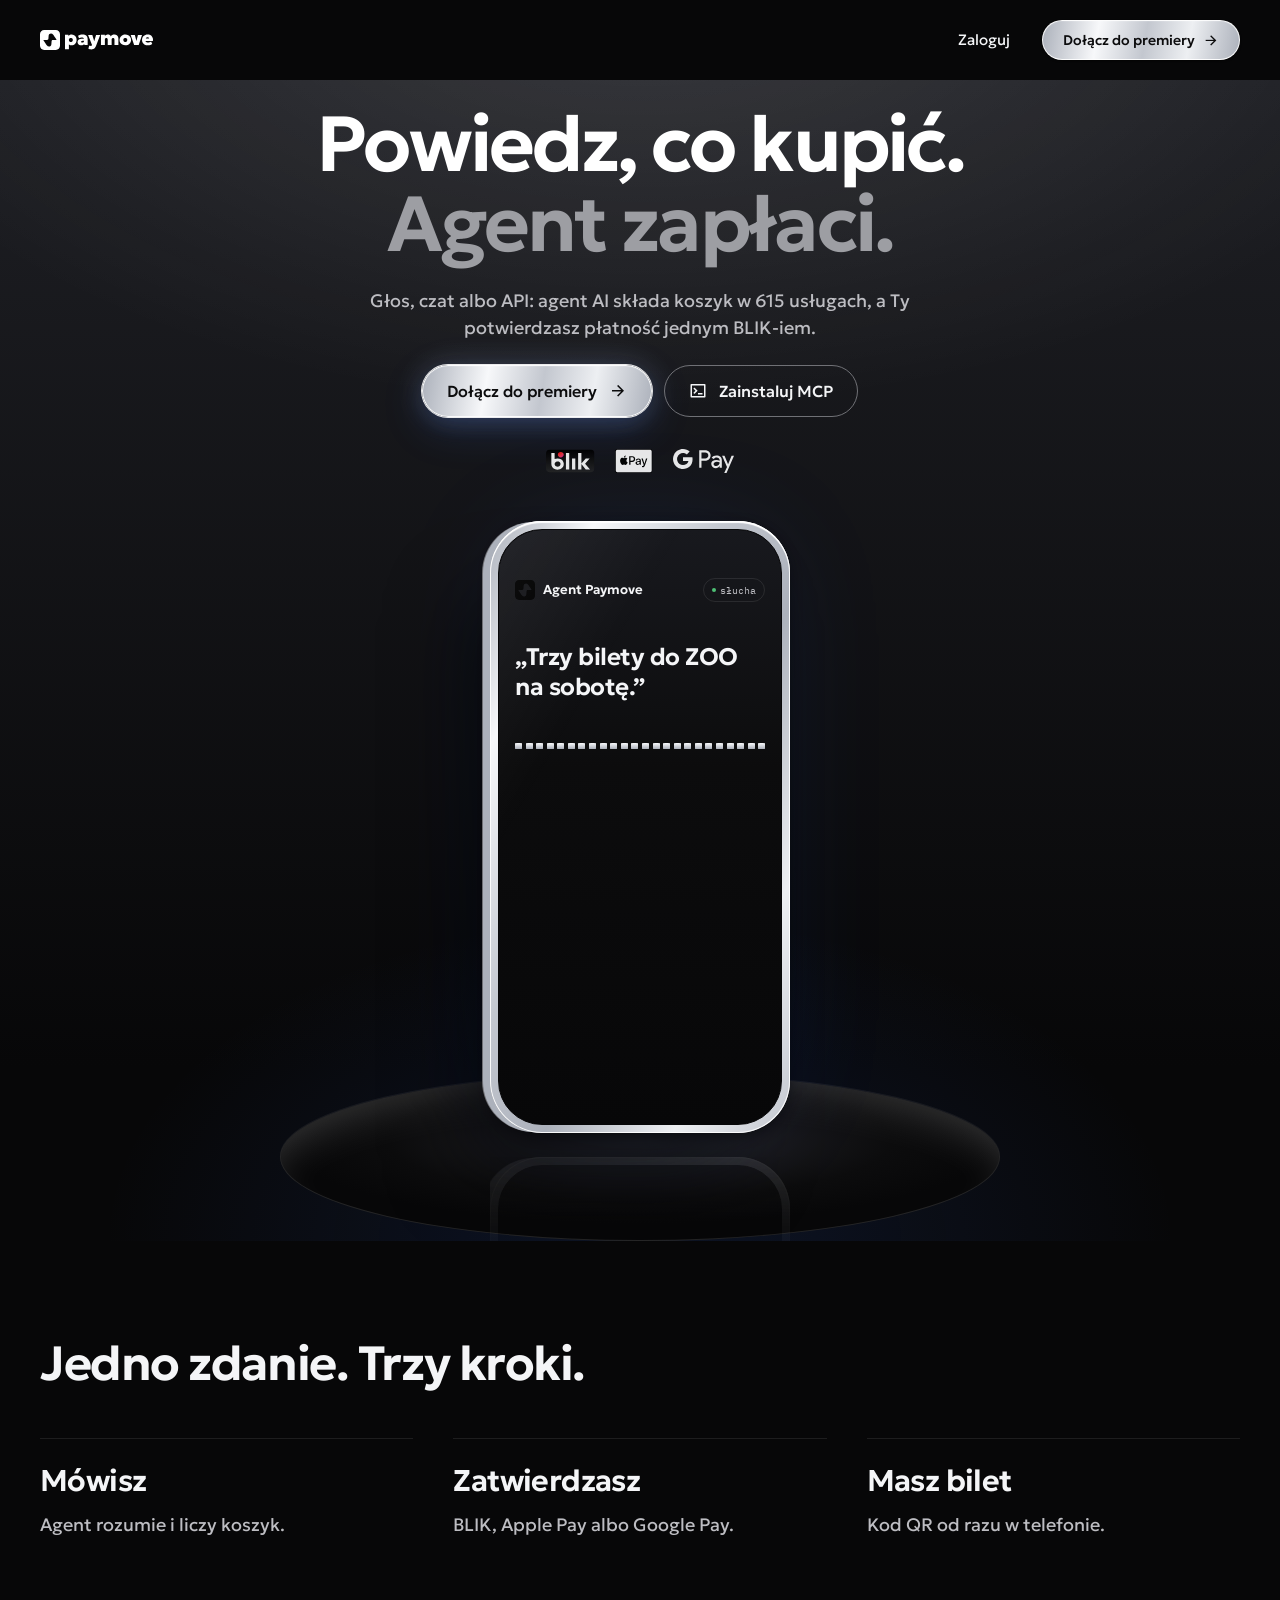
<file: hero-a.html>
<!doctype html>
<html lang="pl">
<head>
<meta charset="utf-8">
<meta name="viewport" content="width=device-width,initial-scale=1">
<meta name="robots" content="noindex,nofollow">
<meta name="paymove-www-version" content="hero-a">
<title>Paymove Agentic Stack · hero A · Revolut Metal</title>
<link rel="preload" href="assets/fonts/Geologica-SemiBold.ttf" as="font" type="font/ttf" crossorigin>
<link rel="stylesheet" href="assets/tokens.css">
<link rel="stylesheet" href="assets/icons/remixicon.css">
<link rel="stylesheet" href="assets/hero-base.css">
<link rel="stylesheet" href="assets/hero-a.css">
<link rel="icon" href="assets/img/sygnet.svg">
</head>
<body class="hx hx-a theme-dark" data-version="hero-a">
<header class="hx-nav">
  <div class="wrap">
    <a class="hx-logo" href="index.html" aria-label="Paymove Agentic Stack, pełna strona"><img src="assets/img/logo-white.svg" alt="Paymove" width="114" height="20"></a>
    <a class="hx-login" href="https://www.paymove.io/">Zaloguj</a>
    <a class="btn btn-metal btn-sm" href="mailto:tomasz.gesior@paymove.io?subject=Agentic%20Stack%20%E2%80%94%20premiera">Dołącz do premiery <i class="ri-arrow-right-line" aria-hidden="true"></i></a>
  </div>
</header>
<main>
<section class="hx-hero" id="hero">
  <div class="wrap hx-grid">
    <div class="hx-copy">
      <h1>Powiedz, co&nbsp;kupić. <span>Agent zapłaci.</span></h1>
      <p class="lead">Głos, czat albo API: agent AI składa koszyk w 615 usługach, a Ty potwierdzasz płatność jednym BLIK-iem.</p>
      <div class="ctas">
        <a class="btn btn-metal glow" href="mailto:tomasz.gesior@paymove.io?subject=Agentic%20Stack%20%E2%80%94%20premiera">Dołącz do premiery <i class="ri-arrow-right-line" aria-hidden="true"></i></a>
        <a class="btn btn-ghost" href="index.html#deweloperzy"><i class="ri-terminal-box-line" aria-hidden="true"></i> Zainstaluj MCP</a>
      </div>
      <div class="hx-pays" data-logo-row><img src="assets/img/blik-badge.svg" alt="BLIK" width="49" height="24"><img src="assets/img/applepay-mark.svg" alt="Apple Pay" width="38" height="24"><img src="assets/img/gpay-white.svg" alt="Google Pay" width="62" height="24"></div>
    </div>
    <div class="hx-stage-box">
      <div class="ss-stage hx-stage" id="hx-stage" data-mark="listen" role="img" aria-label="Animacja: klient mówi „Trzy bilety do ZOO na sobotę”, agent liczy koszyk 120,00 zł, płatność BLIK zostaje potwierdzona, a bilet z kodem QR pojawia się w telefonie.">
        <div class="hx-spot" aria-hidden="true"></div>
        <div class="hx-plinth" aria-hidden="true"></div>
        <div class="hx-obj">
      <div class="hx-phone theme-dark" data-mock>
        <div class="hx-screen">
          <div class="hx-top"><img src="assets/img/sygnet.svg" alt="" width="20" height="20"><b>Agent Paymove</b><span class="hx-live mono"><em></em>słucha</span></div>
          <div class="hx-talk">
            <p class="hx-q"><span style="--i:0">„Trzy</span> <span style="--i:1">bilety</span> <span style="--i:2">do</span> <span style="--i:3">ZOO</span> <span style="--i:4">na</span> <span style="--i:5">sobotę.”</span></p>
            <div class="hx-wave"><i style="--i:0"></i><i style="--i:1"></i><i style="--i:2"></i><i style="--i:3"></i><i style="--i:4"></i><i style="--i:5"></i><i style="--i:6"></i><i style="--i:7"></i><i style="--i:8"></i><i style="--i:9"></i><i style="--i:10"></i><i style="--i:11"></i><i style="--i:12"></i><i style="--i:13"></i><i style="--i:14"></i><i style="--i:15"></i><i style="--i:16"></i><i style="--i:17"></i><i style="--i:18"></i><i style="--i:19"></i><i style="--i:20"></i><i style="--i:21"></i><i style="--i:22"></i><i style="--i:23"></i></div>
            <div class="fsp"></div>
            <div class="hx-cart"><span class="mono">Koszyk</span><div class="hx-cr"><span>2 × Normalny</span><b>90,00 zł</b></div><div class="hx-cr"><span>1 × Ulgowy</span><b>30,00 zł</b></div><div class="hx-ct"><span>Razem</span><b>120,00 zł</b></div></div>
          </div>
          <div class="hx-ticket theme-light">
            <div class="tk-hero"><div class="tk-top"><img src="assets/img/logo-ink.svg" alt="" width="80" height="14"><i class="ri-bear-smile-line" aria-hidden="true"></i></div><div class="fsp"></div><div class="tk-id"><div class="tk-name">ZOO · wstęp</div><div class="tk-meta"><div><span>Data</span><b>sob. 7.11</b></div><div><span>Wejście</span><b>do 17:00</b></div><div><span>Osoby</span><b>3</b></div></div></div></div>
            <div class="tk-cut"></div>
            <div class="tk-bot"><img class="tk-qr" src="assets/img/qr.svg" alt="" width="112" height="112"><div class="tk-info"><span>Zapłacono</span><b class="mono">120,00 zł</b></div></div>
            <div class="hx-acts"><span><i class="ri-file-pdf-2-line"></i>Pobierz PDF</span></div>
          </div>
          <div class="hx-sheet">
            <div class="hx-grab"></div>
            <div class="hx-sh-h"><img src="assets/img/blik-badge.svg" alt="BLIK" width="49" height="24"><span>Potwierdź w banku</span></div>
            <div class="hx-sh-amt"><span>ZOO · 3 bilety</span><b>120,00 zł</b></div>
            <div class="hx-bar"><i></i></div>
            <div class="hx-sh-st"><span class="st-wait">Czekam…</span><span class="st-ok"><i class="ri-check-line"></i>Zapłacono</span></div>
          </div>
        </div>
      </div>
        </div>
        <div class="hx-toast hx-glass" data-mock><span class="hx-ok"><i class="ri-check-line"></i></span><div><b>Zapłacono BLIK-iem</b><span>120,00 zł · ZOO</span></div></div>
        <div class="hx-wallet hx-glass" data-mock><div class="hw-h"><b>Agent Wallet</b></div><div class="hw-amt"><b>120,00 zł</b><span>/ 300 zł</span></div><div class="hw-bar"><i></i></div></div>
      </div>
    </div>
  </div>
</section>
<section class="hx-steps" aria-label="Jak to działa">
  <div class="wrap">
    <h2>Jedno zdanie. Trzy kroki.</h2>
    <ol class="hx-steps-l">
      <li><h3>Mówisz</h3><p>Agent rozumie i liczy koszyk.</p></li>
      <li><h3>Zatwierdzasz</h3><p>BLIK, Apple Pay albo Google Pay.</p></li>
      <li><h3>Masz bilet</h3><p>Kod QR od razu w telefonie.</p></li>
    </ol>
  </div>
</section>
</main>
<script src="assets/hero-motion.js" defer></script>
</body>
</html>
</file>
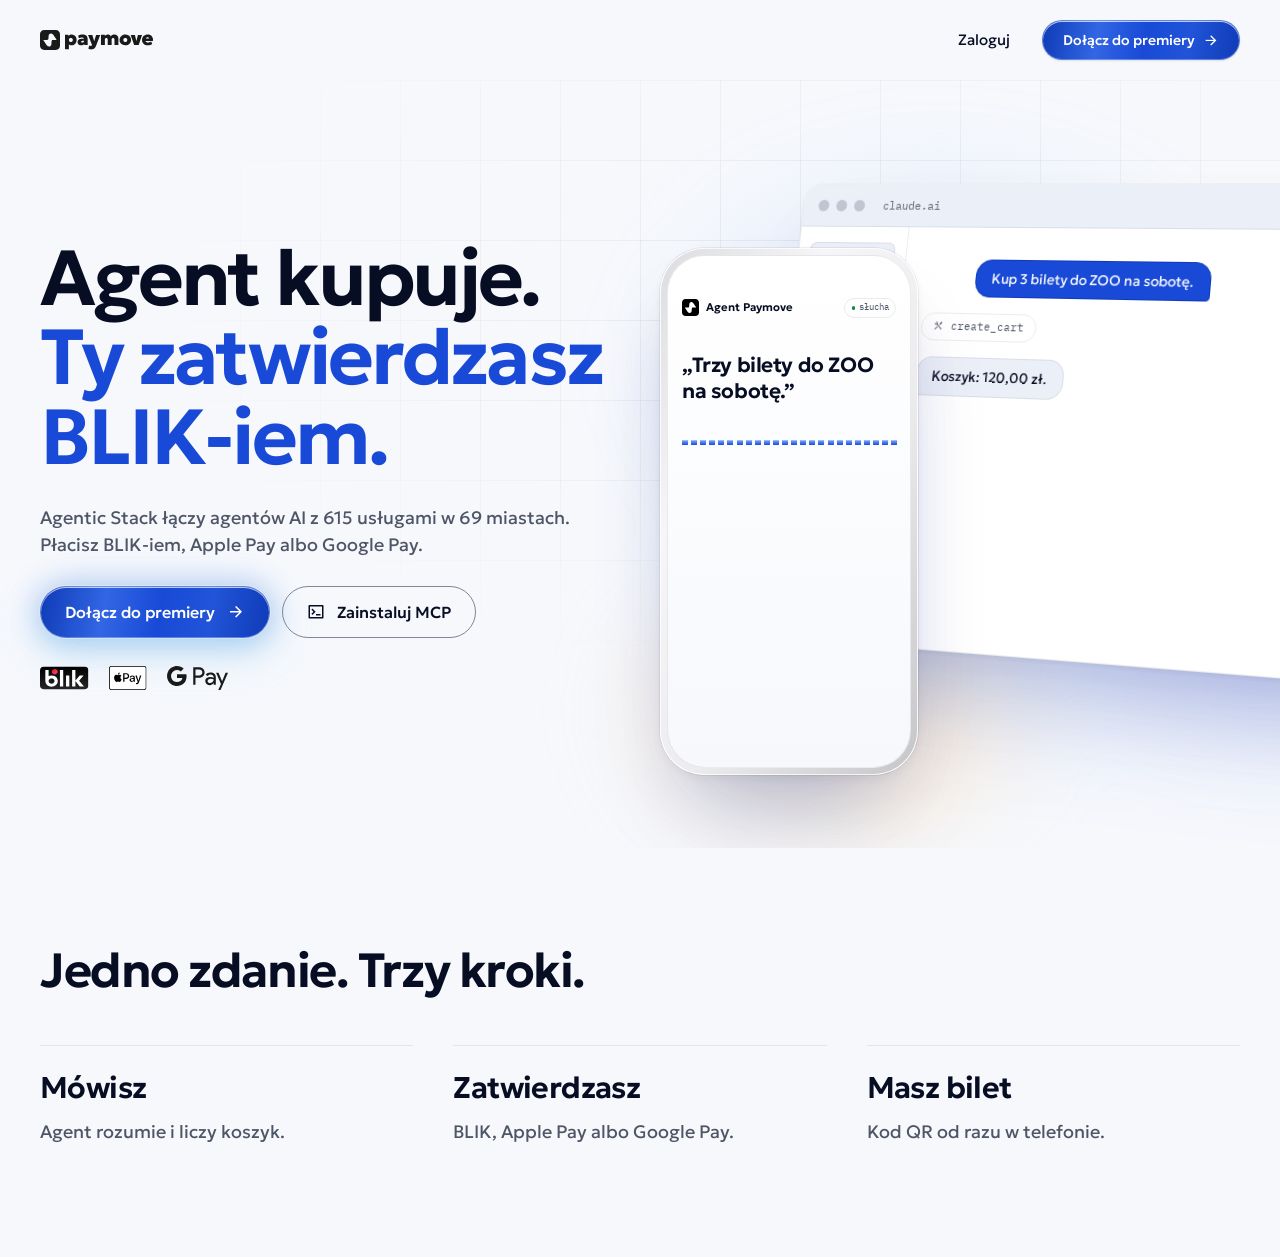
<file: hero-b.html>
<!doctype html>
<html lang="pl">
<head>
<meta charset="utf-8">
<meta name="viewport" content="width=device-width,initial-scale=1">
<meta name="robots" content="noindex,nofollow">
<meta name="paymove-www-version" content="hero-b">
<title>Paymove Agentic Stack · hero B · Stripe/Linear light</title>
<link rel="preload" href="assets/fonts/Geologica-SemiBold.ttf" as="font" type="font/ttf" crossorigin>
<link rel="stylesheet" href="assets/tokens.css">
<link rel="stylesheet" href="assets/icons/remixicon.css">
<link rel="stylesheet" href="assets/hero-base.css">
<link rel="stylesheet" href="assets/hero-b.css">
<link rel="icon" href="assets/img/sygnet.svg">
</head>
<body class="hx hx-b theme-light" data-version="hero-b">
<header class="hx-nav">
  <div class="wrap">
    <a class="hx-logo" href="index.html" aria-label="Paymove Agentic Stack, pełna strona"><img src="assets/img/logo-ink.svg" alt="Paymove" width="114" height="20"></a>
    <a class="hx-login" href="https://www.paymove.io/">Zaloguj</a>
    <a class="btn btn-metal btn-sm" href="mailto:tomasz.gesior@paymove.io?subject=Agentic%20Stack%20%E2%80%94%20premiera">Dołącz do premiery <i class="ri-arrow-right-line" aria-hidden="true"></i></a>
  </div>
</header>
<main>
<section class="hx-hero" id="hero">
  <div class="wrap hx-grid">
    <div class="hx-copy">
      <h1>Agent kupuje. <span>Ty zatwierdzasz BLIK-iem.</span></h1>
      <p class="lead">Agentic Stack łączy agentów AI z 615 usługami w 69 miastach. Płacisz BLIK-iem, Apple Pay albo Google Pay.</p>
      <div class="ctas">
        <a class="btn btn-metal glow" href="mailto:tomasz.gesior@paymove.io?subject=Agentic%20Stack%20%E2%80%94%20premiera">Dołącz do premiery <i class="ri-arrow-right-line" aria-hidden="true"></i></a>
        <a class="btn btn-ghost" href="index.html#deweloperzy"><i class="ri-terminal-box-line" aria-hidden="true"></i> Zainstaluj MCP</a>
      </div>
      <div class="hx-pays" data-logo-row><img src="assets/img/blik-badge.svg" alt="BLIK" width="49" height="24"><img src="assets/img/applepay-mark.svg" alt="Apple Pay" width="38" height="24"><img src="assets/img/gpay.svg" alt="Google Pay" width="62" height="24"></div>
    </div>
    <div class="hx-stage-box">
      <div class="ss-stage hx-stage" id="hx-stage" data-mark="listen" role="img" aria-label="Animacja: klient mówi „Trzy bilety do ZOO na sobotę”, agent liczy koszyk 120,00 zł, płatność BLIK zostaje potwierdzona, a bilet z kodem QR pojawia się w telefonie.">
        <div class="hx-light" aria-hidden="true"></div>
        <div class="hx-persp">
          <div class="hx-win theme-light" data-mock>
            <div class="hw-bar-top"><span></span><span></span><span></span><b class="mono">claude.ai</b></div>
            <div class="hw-body">
              <div class="hw-side" aria-hidden="true"><span class="on"></span><span></span><span></span></div>
              <div class="hw-chat">
                <div class="hw-u">Kup 3 bilety do ZOO na sobotę.</div>
                <div class="hw-tool mono"><i class="ri-tools-line"></i>create_cart</div>
                <div class="hw-ag">Koszyk: 120,00 zł.</div>
              </div>
            </div>
          </div>
        </div>
        <div class="hx-obj">
      <div class="hx-phone theme-light" data-mock>
        <div class="hx-screen">
          <div class="hx-top"><img src="assets/img/sygnet.svg" alt="" width="20" height="20"><b>Agent Paymove</b><span class="hx-live mono"><em></em>słucha</span></div>
          <div class="hx-talk">
            <p class="hx-q"><span style="--i:0">„Trzy</span> <span style="--i:1">bilety</span> <span style="--i:2">do</span> <span style="--i:3">ZOO</span> <span style="--i:4">na</span> <span style="--i:5">sobotę.”</span></p>
            <div class="hx-wave"><i style="--i:0"></i><i style="--i:1"></i><i style="--i:2"></i><i style="--i:3"></i><i style="--i:4"></i><i style="--i:5"></i><i style="--i:6"></i><i style="--i:7"></i><i style="--i:8"></i><i style="--i:9"></i><i style="--i:10"></i><i style="--i:11"></i><i style="--i:12"></i><i style="--i:13"></i><i style="--i:14"></i><i style="--i:15"></i><i style="--i:16"></i><i style="--i:17"></i><i style="--i:18"></i><i style="--i:19"></i><i style="--i:20"></i><i style="--i:21"></i><i style="--i:22"></i><i style="--i:23"></i></div>
            <div class="fsp"></div>
            <div class="hx-cart"><span class="mono">Koszyk</span><div class="hx-cr"><span>2 × Normalny</span><b>90,00 zł</b></div><div class="hx-cr"><span>1 × Ulgowy</span><b>30,00 zł</b></div><div class="hx-ct"><span>Razem</span><b>120,00 zł</b></div></div>
          </div>
          <div class="hx-ticket theme-light">
            <div class="tk-hero"><div class="tk-top"><img src="assets/img/logo-ink.svg" alt="" width="80" height="14"><i class="ri-bear-smile-line" aria-hidden="true"></i></div><div class="fsp"></div><div class="tk-id"><div class="tk-name">ZOO · wstęp</div><div class="tk-meta"><div><span>Data</span><b>sob. 7.11</b></div><div><span>Wejście</span><b>do 17:00</b></div><div><span>Osoby</span><b>3</b></div></div></div></div>
            <div class="tk-cut"></div>
            <div class="tk-bot"><img class="tk-qr" src="assets/img/qr.svg" alt="" width="112" height="112"><div class="tk-info"><span>Zapłacono</span><b class="mono">120,00 zł</b></div></div>
            <div class="hx-acts"><span><i class="ri-file-pdf-2-line"></i>Pobierz PDF</span></div>
          </div>
          <div class="hx-sheet">
            <div class="hx-grab"></div>
            <div class="hx-sh-h"><img src="assets/img/blik-badge.svg" alt="BLIK" width="49" height="24"><span>Potwierdź w banku</span></div>
            <div class="hx-sh-amt"><span>ZOO · 3 bilety</span><b>120,00 zł</b></div>
            <div class="hx-bar"><i></i></div>
            <div class="hx-sh-st"><span class="st-wait">Czekam…</span><span class="st-ok"><i class="ri-check-line"></i>Zapłacono</span></div>
          </div>
        </div>
      </div>
        </div>
        
      </div>
    </div>
  </div>
</section>
<section class="hx-steps" aria-label="Jak to działa">
  <div class="wrap">
    <h2>Jedno zdanie. Trzy kroki.</h2>
    <ol class="hx-steps-l">
      <li><h3>Mówisz</h3><p>Agent rozumie i liczy koszyk.</p></li>
      <li><h3>Zatwierdzasz</h3><p>BLIK, Apple Pay albo Google Pay.</p></li>
      <li><h3>Masz bilet</h3><p>Kod QR od razu w telefonie.</p></li>
    </ol>
  </div>
</section>
</main>
<script src="assets/hero-motion.js" defer></script>
</body>
</html>
</file>
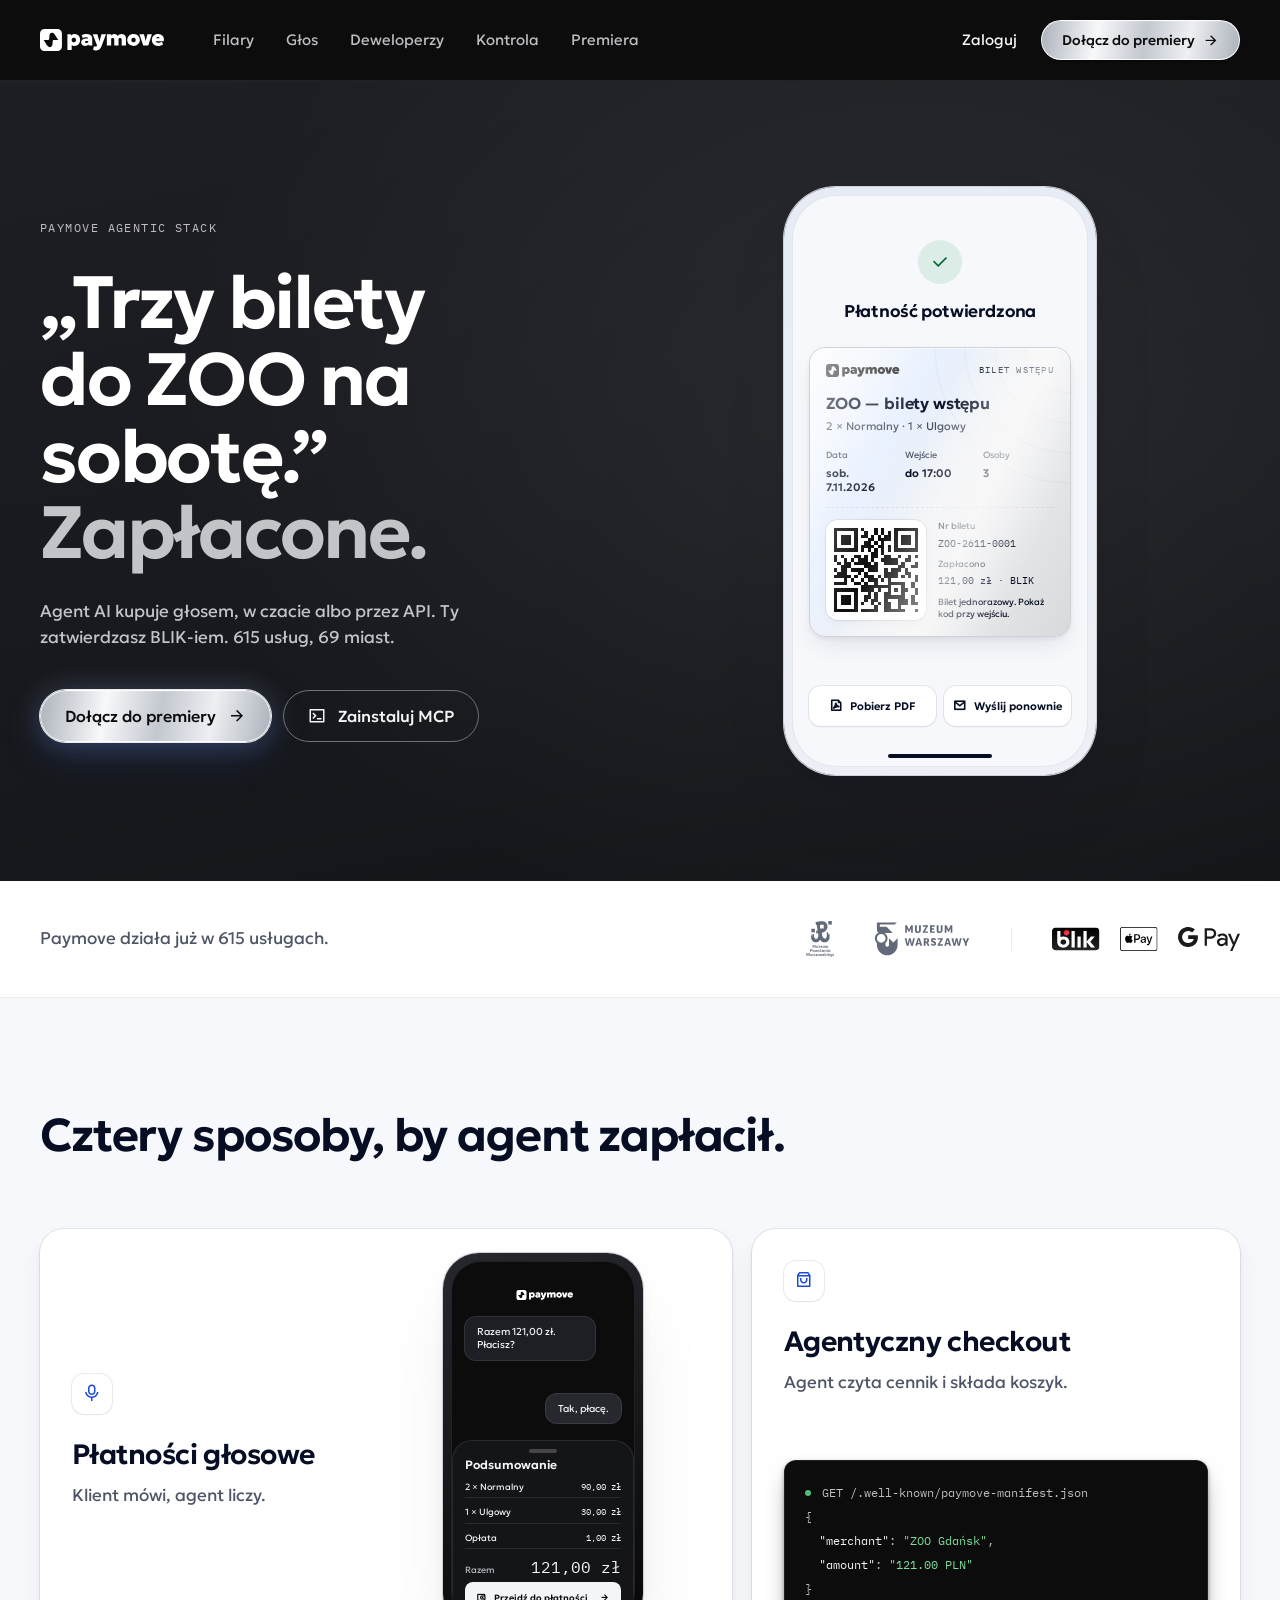
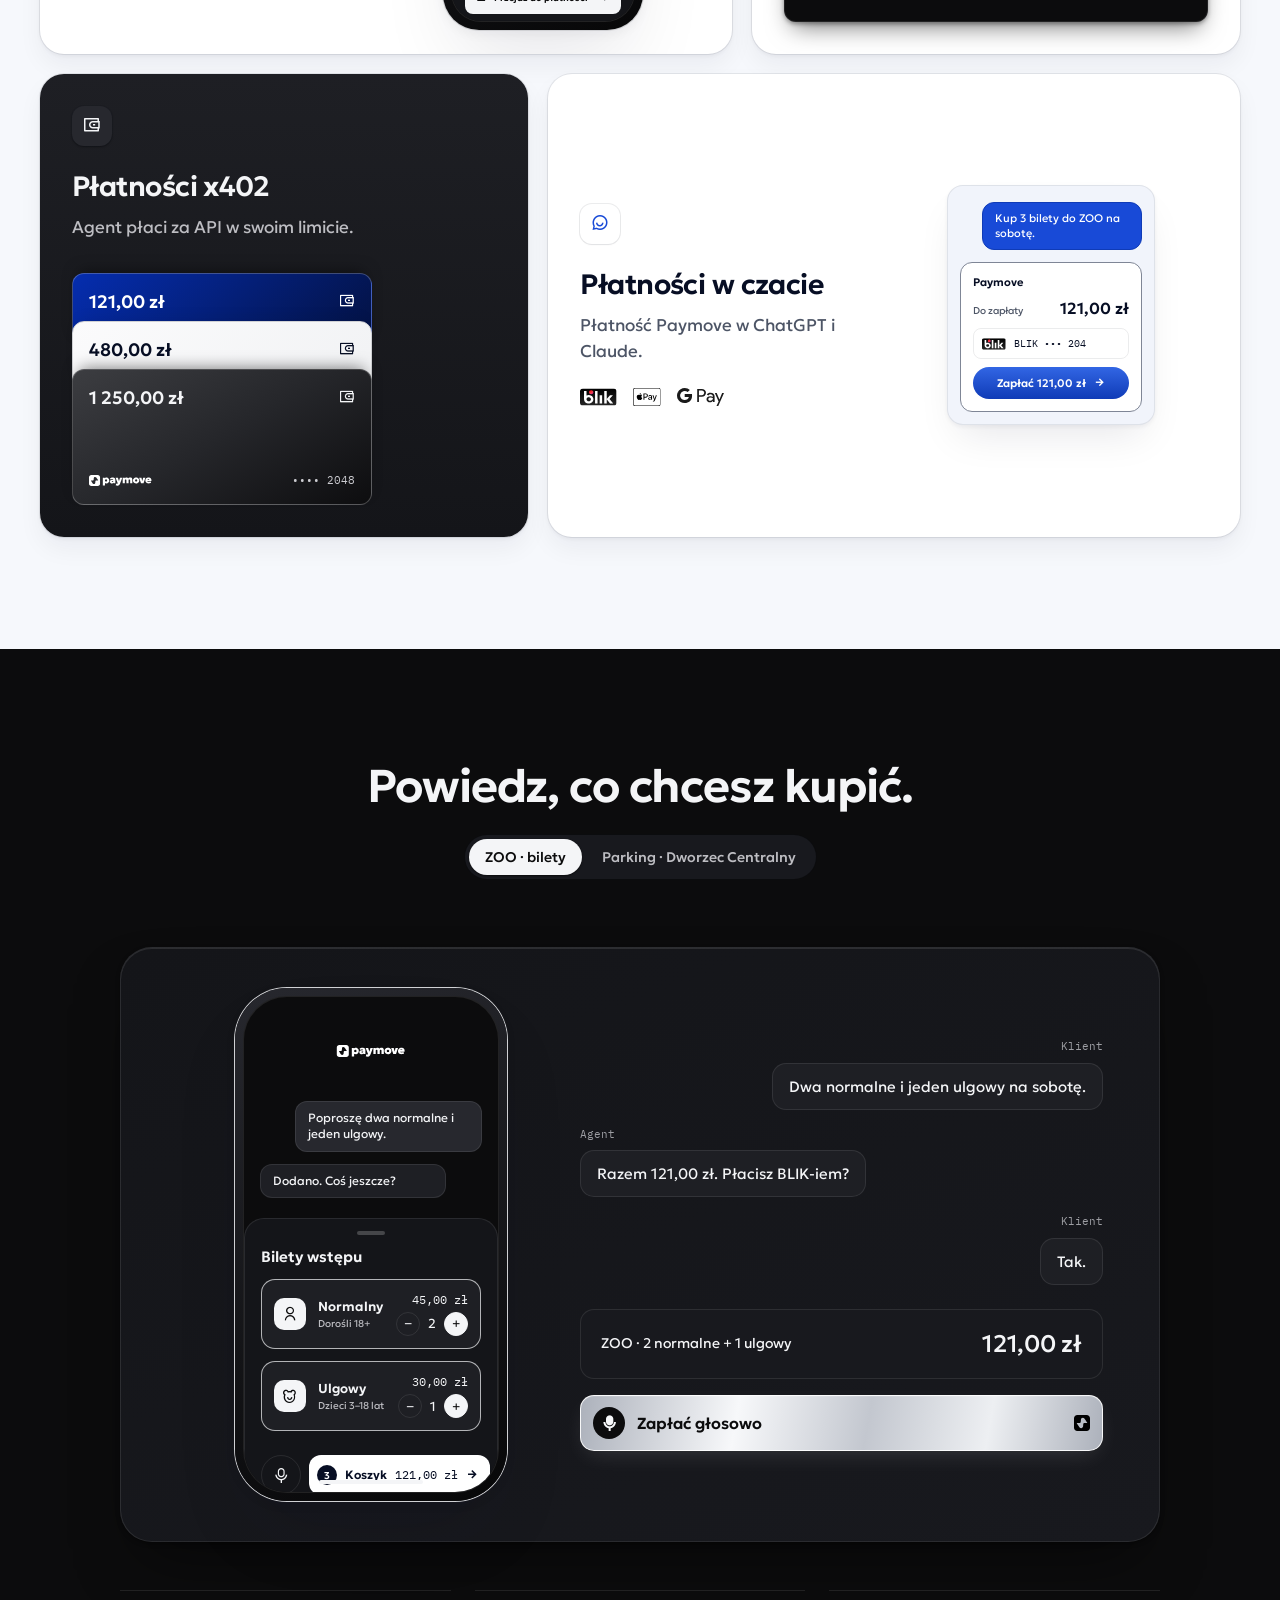
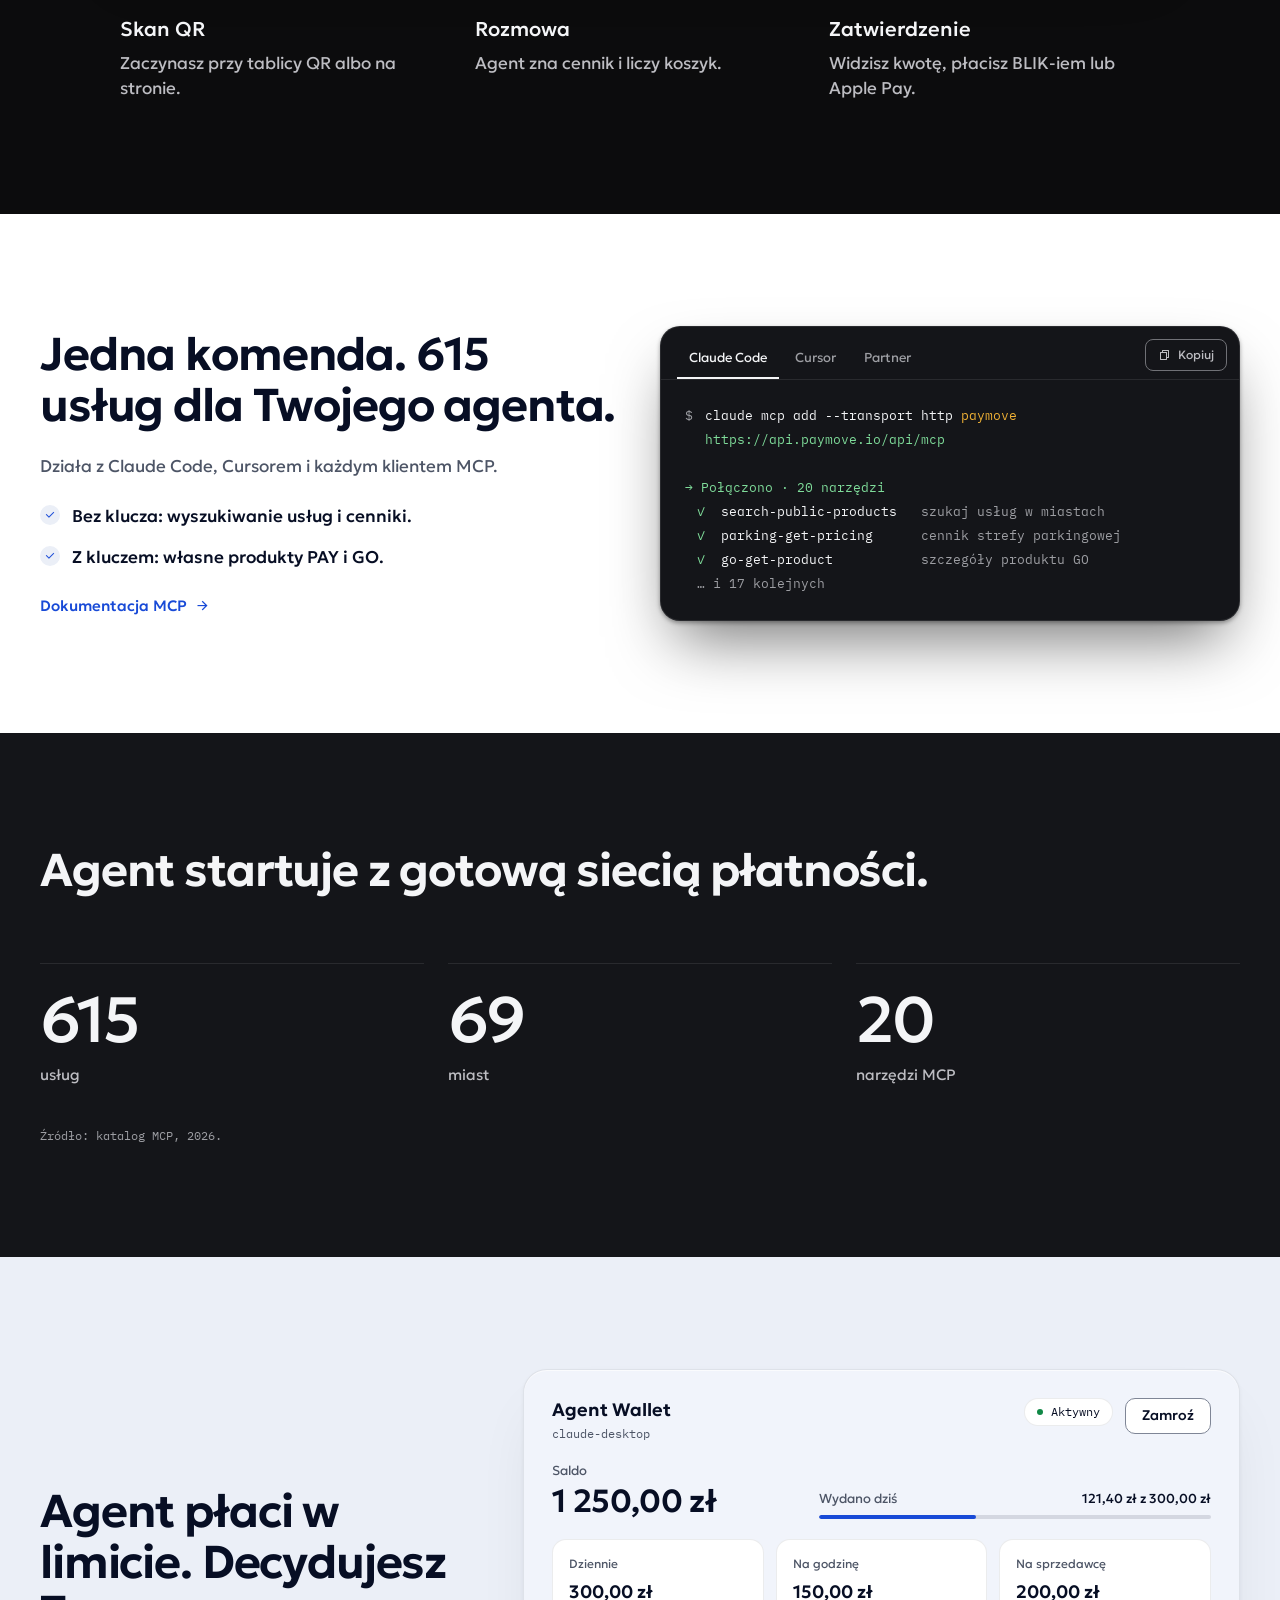
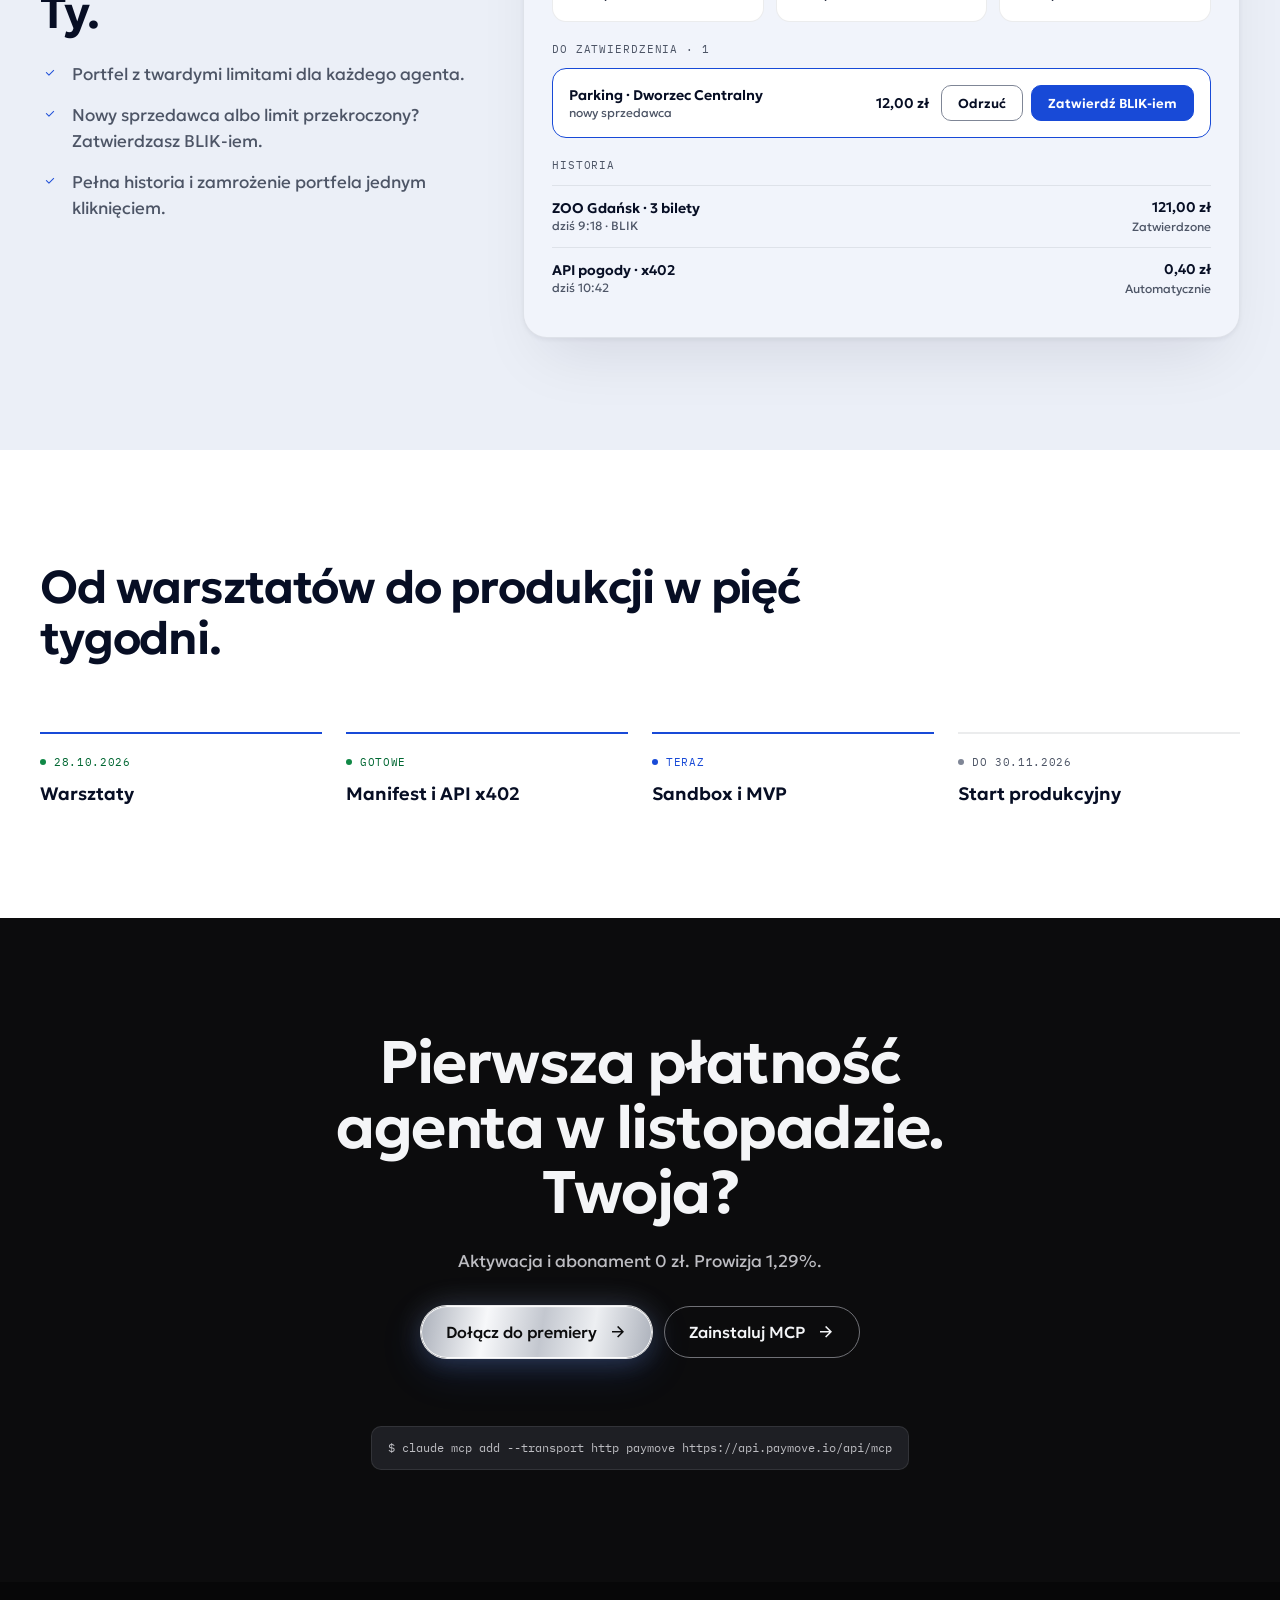
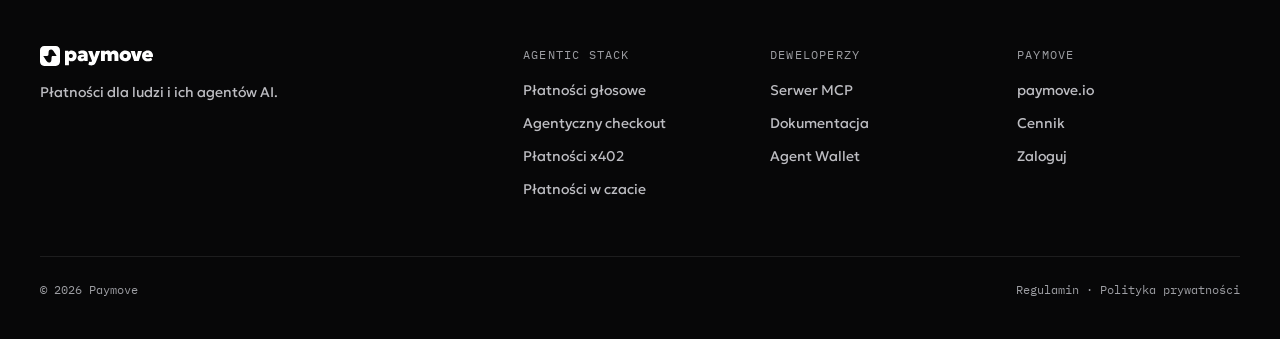
<file: v3.1.html>
<!doctype html>
<html lang="pl">
<head>
<meta charset="utf-8">
<meta name="viewport" content="width=device-width,initial-scale=1">
<meta name="robots" content="noindex,nofollow">
<meta name="paymove-www-version" content="v3.1">
<title>Paymove Agentic Stack · v3.1 (archiwum do porównania)</title>
<meta name="description" content="Agent AI kupuje głosem, w czacie albo przez API. Ty zatwierdzasz BLIK-iem.">
<link rel="preload" href="assets/fonts/Geologica-SemiBold.ttf" as="font" type="font/ttf" crossorigin>
<link rel="stylesheet" href="assets/tokens.css">
<link rel="stylesheet" href="assets/icons/remixicon.css">
<link rel="stylesheet" href="assets/styles.css">
<link rel="icon" href="assets/img/sygnet.svg">
</head>
<body data-version="v3.1">
<a class="skip" href="#main">Przejdź do treści</a>
<header class="nav theme-dark" id="top">
  <div class="wrap">
    <a class="nav-logo" href="#top" aria-label="Paymove, początek strony"><img src="assets/img/logo-white.svg" alt="Paymove" width="114" height="20"></a>
    <nav class="nav-links" id="nav-links" aria-label="Sekcje">
      <a href="#filary">Filary</a><a href="#glos">Głos</a><a href="#deweloperzy">Deweloperzy</a><a href="#kontrola">Kontrola</a><a href="#premiera">Premiera</a>
    </nav>
    <a class="nav-login" href="https://www.paymove.io/">Zaloguj</a>
    <a class="btn btn-metal btn-sm" href="#start"><span class="d-only">Dołącz do premiery</span><span class="m-only">Dołącz</span> <i class="ri-arrow-right-line" aria-hidden="true"></i></a>
    <button class="nav-menu" type="button" aria-expanded="false" aria-controls="nav-links" aria-label="Menu"><i class="ri-menu-line" aria-hidden="true"></i></button>
  </div>
</header>
<main id="main">
<section class="hero theme-dark" id="hero">
  <div class="wrap hero-grid">
    <div class="hero-copy">
      <div class="eyebrow mono">Paymove Agentic Stack</div>
      <h1>„Trzy bilety do ZOO na sobotę.” <span>Zapłacone.</span></h1>
      <p class="lead"><span class="d-only">Agent AI kupuje głosem, w czacie albo przez API. Ty zatwierdzasz BLIK-iem. 615 usług, 69 miast.</span><span class="m-only">Agent kupuje głosem albo w czacie. Ty zatwierdzasz BLIK-iem.</span></p>
      <div class="ctas">
        <a class="btn btn-metal glow" href="#start">Dołącz do premiery <i class="ri-arrow-right-line" aria-hidden="true"></i></a>
        <a class="btn btn-ghost" href="#deweloperzy"><i class="ri-terminal-box-line" aria-hidden="true"></i> Zainstaluj MCP</a>
      </div>
    </div>
    <div class="hero-stage ss-stage" id="mock-hero">
      <div class="phone phone-light theme-light mock" data-mock aria-hidden="true">
        <div class="screen">
          <div class="ok-ring"><i class="ri-check-line"></i></div>
          <div class="p-title">Płatność potwierdzona</div>
          <div class="ticket-card">
            <svg class="arcs" viewBox="0 0 200 200" aria-hidden="true"><circle cx="200" cy="0" r="60"/><circle cx="200" cy="0" r="100"/><circle cx="200" cy="0" r="140"/><circle cx="200" cy="0" r="180"/></svg>
            <div class="tc-top"><img src="assets/img/logo-ink.svg" alt="" width="80" height="14"><span class="mono tc-kind">Bilet wstępu</span></div>
            <div class="tc-name">ZOO — bilety wstępu</div>
            <div class="tc-sub">2 × Normalny · 1 × Ulgowy</div>
            <div class="tc-meta"><div><span>Data</span><b>sob. 7.11.2026</b></div><div><span>Wejście</span><b>do 17:00</b></div><div><span>Osoby</span><b>3</b></div></div>
            <div class="tc-cut"></div>
            <div class="tc-bottom">
              <div class="tc-qr"><img src="assets/img/qr.svg" alt="" width="84" height="84"></div>
              <div class="tc-info"><span>Nr biletu</span><b class="mono">ZOO-2611-0001</b><span>Zapłacono</span><b class="mono">121,00 zł · BLIK</b><em>Bilet jednorazowy. Pokaż kod przy wejściu.</em></div>
            </div>
          </div>
          <div class="fsp" aria-hidden="true"></div><div class="p-actions"><span class="p-act"><i class="ri-file-pdf-2-line"></i>Pobierz PDF</span><span class="p-act"><i class="ri-mail-line"></i>Wyślij ponownie</span></div>
          <div class="home-ind"></div>
        </div>
      </div>
    </div>
  </div>
</section>

<section class="clients" id="klienci" aria-label="Klienci i metody płatności">
  <div class="wrap">
    <p>Paymove działa już w 615 usługach.</p>
    <div class="logos">
      <span class="client" role="img" aria-label="Muzeum Powstania Warszawskiego"><svg aria-hidden="true" focusable="false" xmlns="http://www.w3.org/2000/svg" viewBox="0 0 179.9 226.21"> <g id="Warstwa_2" data-name="Warstwa 2"> <g id="BIEL"> <path fill="currentColor" d="M87.9,23.9h23.3V47.3H87.9ZM69.1,8.6A7.4,7.4,0,0,1,66,9.8c-1.3,0-1.8-.5-.8-.9l2.9-.8c.6-.1,2.9-.4,3.6.1-.9.2-1.9-.1-2.6.4m79.7,95.3c.3-1.3,1-2.1,1.1-4.1a5.5,5.5,0,0,0-.7-1.4c-.2,2.4-.6,5.6-2.4,7.6a.8.8,0,0,1-.7-.6c-.4-1.1.9-3,1.2-4.2a10,10,0,0,0,.2-2.1c.5-3.3,1.4-6.6,1-9.8a45.6,45.6,0,0,0-1.4-6.7c-.2-.8-.4-1.6-.6-2.3l-.2-.3a1.2,1.2,0,0,0-1.2-1,3.3,3.3,0,0,1-.8,1.9c.3,2.4.8,5.9.3,6.7s-1.8.7-2.6.2a10,10,0,0,1,.3-3.8,8.9,8.9,0,0,0-.1-3.4c-2.8-2.5-2.8-3.4-4.5-7.8-1.2-.6-3.4-2.9-3.3-3.4l-1.3-.5-1.6-.2s.9,4-.1,6.1c-.3,0-.1.5-.2.9s-.6-.2-1,0,1.3,5.4.8,7.6.5,9.4-.9,12.9c.8,1.7-3.5,12.1-4.8,11.5-1.1,2.3-4.9,3.5-7.2,3.4s-5.9-2.9-7-3.7c-6.1-4.1-8.9-11.8-9.9-20.4,0-1-1-3.2-1.3-5.2a36.37,36.37,0,0,1,0-6.6c.1-2-.4-1.6.9-2.5s3.2-.8,4.2-.9a10.36,10.36,0,0,0,4.4-.9,33.2,33.2,0,0,1,4.4-1.8,12.7,12.7,0,0,0,3-1.7h-.2l.9-1.1,1.3-1a15.2,15.2,0,0,1,2.1-2.5l2.2-1.5a42.4,42.4,0,0,0,7.7-10.9c.7-1.3,1.3-1.8,1.7-2.8a40,40,0,0,0,2.4-15.3c0-4.1-.9-5.4-1.8-8.9-.4-1.6-.4-3.2-1.1-4.5s-1.3-.8-1.6-1.4c-1.4-3.8-3.1-4.8-4.6-6.4a32.1,32.1,0,0,0-12-8.2,5.4,5.4,0,0,1-2-.1h-.4a4,4,0,0,1-1.7-.1,28.4,28.4,0,0,0-4.2-1.3,21.4,21.4,0,0,0-6.2.1c-1.3.2-1.9-1-3.4-.5a7.6,7.6,0,0,1-.7.7c-.7.1-1.2-.7-2.3-.5-3.7.9-7.6-.2-11.1.9l-.9.7c-2.5.8-7.9.8-10.4,1.5s-10.7.8-11.6,4c-.4,1.3-.6,2.6.4,2.2s2.4-.9,2.4.2c-1.2,3.6-.2,2,.1,4.4.8-.2,2.8-.4,3.7.3s-.1.4-.3.5a2.3,2.3,0,0,0-1.5.3c-2.8,1.2-3.4,7.2,2.2,8.6.9-.5,2.9.5,2.5,1.5s-.7,2.7-1.1,4.1,1.4.4,1.9,1.9c.9,3,0,7.2.9,9.9s.8,4.1,1.3,6,2.1,7.8,2,9.7a3.3,3.3,0,0,1-1.8,1.2c-.7.2-1.1-.2-2.4.3-3,1-2.8.6-4.8,2.2a2.8,2.8,0,0,0-1.3,1.3,3,3,0,0,1,1.4-.2c1.4-.4.2,1.1-.5,1.6a.6.6,0,0,0-.15.83l.05.07a5.3,5.3,0,0,1,1.3.7c-.8,1.2-2.6,2.9-2.2,4.1s.2,3.2,1.4,3.5a3.11,3.11,0,0,0,2.9-.6,9.2,9.2,0,0,0,2.9-1c.5.4-.4,1.7-1.3,1.8a8.79,8.79,0,0,0-4.2,2.4c-1.6,1.5-.2,2,.3,1.8s.2,1.4-.1,2.1c2.1-.1,2.6-1.2,4.1-1.8A52.68,52.68,0,0,1,74.9,76c1-.5,1.4-.6,1.7,1a14.3,14.3,0,0,0-.1,1.7c.7,6.2,1.4,11,.5,17.6a17.8,17.8,0,0,1-.7,2.4l-.2,1.5c-1.3,4.3-3.7,8.9-7.2,11.7a8.2,8.2,0,0,1-6.5,1.7h-.3c-5.3-1.2-7.8-6.1-10.2-10.9-.6-.5-.8.4-1.6-2a23.4,23.4,0,0,1-.2-10.2,23.4,23.4,0,0,1,.7-6.5c.6-2.1,2.4-5.8-2.9-3.4a7.2,7.2,0,0,0-3.2,3.2,3.5,3.5,0,0,1,.5,1.5c-.1.8-.9,1.4-1.1,2.2-4.3,1,.6-6.5-2.3-5.4a1.8,1.8,0,0,0-1.2,1.3c.6,1.4-.5,2.1-.8,2.7s-1.3,8.4,0,8.8-.8,1.2-1,2.7a5.8,5.8,0,0,1,.2.6,1,1,0,0,1-.5.6c-.7.3-1.2-1-1.3-1.5-.3-3.1,2.1-11.2,1.4-11.7s-1.2-2-2.9-1.8-.1,1-.9,1.2,1,8.6-2,6.5c-.5.6-.1,2.1-1.4,3.5s-.5,5.8.5,9.9c.2,1.5-.2,3.1.1,3.8,1.1,2.4,2.3,6.2,3.1,7.1,3,6.9,8.7,13.4,15.9,16.4,1.2.6,2.5.6,4.4,1.4a9.37,9.37,0,0,0,5.9.6c1.8-.5,1.3-.9,2.6-.6s7.6-1,10.1-2.3l3.1-.9c2.6-1.1,7.2-6,8.3-8s2.7-4.2,3.1-5.2l3.2,4.2c2.4,4,5.5,8.1,9.9,10.2,1,.5,2,.4,3.1.9s5.2,2.1,7.7,1.7c.6-1.3,7.7-.3,9.2-.7l1.8-.4a30.3,30.3,0,0,0,6.1-1.5c7.7-3.1,15.8-16.9,17.9-20.8.9-1.7,1.7-3.9,1.5-3.9a9.22,9.22,0,0,1-.2-3"/> <rect fill="currentColor" x="33.7" y="48.8" width="22.1" height="22.19"/> <rect fill="currentColor" x="140" width="22.1" height="22.2"/> <path fill="currentColor" d="M173.4,206.5a6.8,6.8,0,1,0,6.49,7.09q0-.1,0-.19a6.7,6.7,0,0,0-6.49-6.9Zm0,10.4c-1.9,0-3.1-1.4-3.1-3.5s1.3-3.5,3.1-3.5,3,1.4,3,3.5S175.2,216.9,173.4,216.9Z"/> <path fill="currentColor" d="M161.2,208.8a4.1,4.1,0,0,0-3.7-2.2c-3.3,0-5.7,2.9-5.7,6.8s2.3,6.3,5.4,6.3a3.8,3.8,0,0,0,3.7-2.3V219a4.2,4.2,0,0,1-.5,2.6,2.8,2.8,0,0,1-2.4,1.1,3.9,3.9,0,0,1-3.5-1.6l-2.4,2.2a6.8,6.8,0,0,0,5.8,2.9,6.3,6.3,0,0,0,6.1-3.9,8.9,8.9,0,0,0,.4-3.2v-12h-3.2v1.7Zm-2.9,7.9c-1.9,0-3-1.4-3-3.6s1.2-3.5,3-3.5,3,1.4,3,3.5S160.2,216.7,158.3,216.7Z"/> <path fill="currentColor" d="M143.5,206.4a6.9,6.9,0,0,0,.1,13.7,6.1,6.1,0,0,0,5.9-3.8l-3.2-.8a2.9,2.9,0,0,1-2.7,1.6,3.07,3.07,0,0,1-3.2-3.1h9.2v-.8C149.6,209.2,147.1,206.4,143.5,206.4Zm-3.1,5.3a3,3,0,0,1,5.8,0Z"/> <rect fill="currentColor" x="131.2" y="207" width="3.5" height="12.66"/> <path fill="currentColor" d="M132.9,200.3a2.2,2.2,0,0,0-2.2,2.2h0a2.2,2.2,0,0,0,2.2,2.2h0a2.2,2.2,0,0,0,2.2-2.2h0a2.2,2.2,0,0,0-2.2-2.2Z"/> <rect fill="currentColor" x="117.5" y="199.8" width="3.5" height="19.85"/> <polygon fill="currentColor" points="128.6 207 124.6 207 121.3 213 124.9 219.6 128.9 219.6 124.9 212.8 128.6 207"/> <path fill="currentColor" d="M111.3,209.5a2.3,2.3,0,0,1,1.9,1l1.9-2.5a5.8,5.8,0,0,0-4.1-1.7,4,4,0,0,0-4.29,3.69q0,.11,0,.21a3.8,3.8,0,0,0,2.2,3.5l1.1.6a2.1,2.1,0,0,1,1.5,1.6,1,1,0,0,1-1,1h-.11a3.2,3.2,0,0,1-2.3-1.3l-1.9,2.5a5.4,5.4,0,0,0,4.2,1.9c2.6,0,4.6-1.7,4.6-3.9a4.2,4.2,0,0,0-2.3-3.6l-1.3-.7c-.9-.4-1.2-.8-1.2-1.3a.9.9,0,0,1,1.1-1Z"/> <polygon fill="currentColor" points="100 215.5 97.6 207 95.1 207 92.7 215.6 91.1 207 87.4 207 90.7 219.6 94.3 219.6 96.3 212 98.4 219.6 101.9 219.6 105.3 207 101.7 207 100 215.5"/> <path fill="currentColor" d="M81.8,209a4.1,4.1,0,0,0-3.8-2.4c-3.2,0-5.6,2.8-5.6,6.7s2.4,6.6,5.5,6.6a4.3,4.3,0,0,0,3.1-1.2,5,5,0,0,0,.8-1.2v2.1h3.3V207H81.8v2Zm-2.9,7.9c-1.8,0-3-1.4-3-3.6s1.2-3.6,3-3.6,3,1.5,3,3.6-1.2,3.6-3,3.6Z"/> <path fill="currentColor" d="M55.9,209.5a2.3,2.3,0,0,1,1.9,1l1.9-2.5a5.8,5.8,0,0,0-4.1-1.7A4,4,0,0,0,51.31,210q0,.11,0,.21a3.8,3.8,0,0,0,2.2,3.5l1.1.6a2.1,2.1,0,0,1,1.5,1.6,1,1,0,0,1-1,1H55a3.2,3.2,0,0,1-2.3-1.3l-1.9,2.5A5.4,5.4,0,0,0,55,220c2.6,0,4.6-1.7,4.6-3.9a4.2,4.2,0,0,0-2.3-3.6l-1.3-.7c-.9-.4-1.2-.8-1.2-1.3a.9.9,0,0,1,1.1-1Z"/> <path fill="currentColor" d="M45.4,209v-2.1H42.2v12.7h3.5v-6.9A2.4,2.4,0,0,1,46,211a2.6,2.6,0,0,1,2.1-.8,1.8,1.8,0,0,1,1.1.2v-3.8h-.8C47.1,206.5,46.2,207.3,45.4,209Z"/> <path fill="currentColor" d="M35.5,209a4.1,4.1,0,0,0-3.8-2.4c-3.2,0-5.6,2.8-5.6,6.7s2.4,6.6,5.5,6.6a4.3,4.3,0,0,0,3.1-1.2,5,5,0,0,0,.8-1.2v2.1h3.3V207H35.5v2Zm-2.9,7.9c-1.8,0-3-1.4-3-3.6s1.2-3.6,3-3.6,3,1.5,3,3.6-1.1,3.6-2.9,3.6Z"/> <polygon fill="currentColor" points="18.6 214.8 14.4 201 11.3 201 7.1 214.9 4.1 201 0 201 5 219.6 8.9 219.6 12.8 207 16.9 219.6 20.7 219.6 25.7 201 21.7 201 18.6 214.8"/> <polygon fill="currentColor" points="62 207 62 209.7 66.1 209.7 61.4 219.6 71.2 219.6 71.2 216.7 66.5 216.7 71.2 207 62 207"/> <path fill="currentColor" d="M124.1,161.2c0-1.5.8-2.4,2.1-2.4s1.9.8,1.9,2.7v7.4h3.6v-7.3c0-1.9.6-2.7,2-2.7a1.7,1.7,0,0,1,1.8,1,7.5,7.5,0,0,1,.2,1.9v7.1h3.6v-7.7a6.5,6.5,0,0,0-.9-3.7,4.7,4.7,0,0,0-3.6-1.6,5,5,0,0,0-3.9,1.8,3.4,3.4,0,0,0-3.3-1.8,3.8,3.8,0,0,0-3.8,2.5v-2.2h-3.4v12.7H124v-7.6Z"/> <path fill="currentColor" d="M109.7,169.2a3.9,3.9,0,0,0,3.9-2.6v2.1H117V156.1h-3.6v7.5c0,1.7-.8,2.6-2.3,2.6a1.8,1.8,0,0,1-1.9-1.4,7.8,7.8,0,0,1-.1-1.6V156h-3.6v8.6C105.5,167.6,107,169.2,109.7,169.2Z"/> <path fill="currentColor" d="M96.9,169.3a6.2,6.2,0,0,0,6-3.8l-3.3-.8a3,3,0,0,1-2.7,1.6,3.2,3.2,0,0,1-3.3-3.1H103v-.8c0-4-2.6-6.8-6.2-6.8a6.9,6.9,0,0,0,.1,13.7Zm-.2-11a2.8,2.8,0,0,1,2.9,2.5h-6a2.8,2.8,0,0,1,3.07-2.5Z"/> <polygon fill="currentColor" points="88.5 168.7 88.5 165.9 83.8 165.9 88.5 156.1 79.2 156.1 79.2 158.8 83.4 158.8 78.6 168.7 88.5 168.7"/> <path fill="currentColor" d="M68.8,169.2a3.9,3.9,0,0,0,3.9-2.6v2.1h3.4V156.1H72.5v7.5c0,1.7-.8,2.6-2.3,2.6a1.8,1.8,0,0,1-1.9-1.4,7.8,7.8,0,0,1-.1-1.6V156H64.6v8.6C64.7,167.6,66.1,169.2,68.8,169.2Z"/> <polygon fill="currentColor" points="45.4 155.2 50 168.6 52.4 168.6 56.8 155.5 58 168.7 61.7 168.7 59.9 150.1 55.7 150.1 51.2 162.7 46.7 150.1 42.5 150.1 40.6 168.7 44.4 168.7 45.4 155.2"/> <path fill="currentColor" d="M33.5,175.5H27v18.6h4.1v-7.2h1.7c4.7,0,7.3-2.1,7.3-5.9a5.5,5.5,0,0,0-1.6-4.1C37.3,175.9,35.9,175.5,33.5,175.5Zm-1.4,8.2h-1v-4.9h1.6c2.3,0,3.4.8,3.4,2.4S34.9,183.7,32.1,183.7Z"/> <path fill="currentColor" d="M145.3,194.5a4.7,4.7,0,0,0,3.3-1.2,5,5,0,0,0,.8-1.2v2.1h3.5V181.5h-3.5v2.1a4.4,4.4,0,0,0-4-2.4c-3.4,0-6,2.8-6,6.7S142,194.5,145.3,194.5Zm1-10.3c1.9,0,3.2,1.5,3.2,3.6s-1.3,3.6-3.2,3.6-3.2-1.4-3.2-3.6,1.3-3.6,3.2-3.6Z"/> <rect fill="currentColor" x="132.5" y="181.5" width="3.7" height="12.66"/> <path fill="currentColor" d="M134.4,174.8a2.2,2.2,0,1,0,2.3,2.2,2.2,2.2,0,0,0-2.2-2.2Z"/> <path fill="currentColor" d="M120.2,186.8c0-1.8.8-2.7,2.3-2.7s2.3.9,2.3,3v7h3.8v-7.6c0-2.3-.4-3.5-1.4-4.3a4.9,4.9,0,0,0-3.3-1.1,4,4,0,0,0-4,2.5v-2.2h-3.4v12.7h3.7Z"/> <path fill="currentColor" d="M99,187.8c0,3.8,2.5,6.6,5.9,6.6a4.7,4.7,0,0,0,3.3-1.2,5,5,0,0,0,.8-1.2v2.1h3.5V181.5H109v2.1a4.4,4.4,0,0,0-4-2.4C101.6,181.2,99,184,99,187.8Zm6.9-3.6c1.9,0,3.2,1.5,3.2,3.6s-1.3,3.6-3.2,3.6-3.2-1.4-3.2-3.6S104,184.2,105.9,184.2Z"/> <path fill="currentColor" d="M95.1,194.3l1.7-.2v-3.2l-1.2.2c-1.2,0-1.7-.7-1.7-1.9v-4.9h2.5v-2.6H93.9v-3.8H90.2v3.8h-2v2.6h2v5.2C90.2,192.9,92,194.3,95.1,194.3Z"/> <path fill="currentColor" d="M82,184a2.5,2.5,0,0,1,2,1l2.1-2.5a6.4,6.4,0,0,0-4.3-1.7c-2.6,0-4.6,1.7-4.6,3.9a3.8,3.8,0,0,0,2.4,3.5l1.2.6c1,.5,1.5,1,1.5,1.6a1.1,1.1,0,0,1-1.1,1,3.4,3.4,0,0,1-2.4-1.3l-2,2.5a5.9,5.9,0,0,0,4.5,1.9c2.7,0,4.9-1.7,4.9-3.9a4.2,4.2,0,0,0-2.4-3.6l-1.4-.7c-.9-.5-1.2-.8-1.2-1.3a.9.9,0,0,1,.79-1Z"/> <polygon fill="currentColor" points="71.5 181.5 69.7 190 67 181.5 64.4 181.5 61.9 190.1 60.1 181.5 56.3 181.5 59.8 194.1 63.5 194.1 65.6 186.5 68 194.1 71.6 194.1 75.2 181.5 71.5 181.5"/> <path fill="currentColor" d="M47.9,194.7a6.8,6.8,0,1,0-.3,0Zm0-10.4A3.5,3.5,0,1,1,44.61,188q0-.1,0-.19a3.2,3.2,0,0,1,2.88-3.49Z"/> </g> </g> </svg></span>
      <span class="client" role="img" aria-label="Muzeum Warszawy"><svg aria-hidden="true" focusable="false" version="1.1" id="Layer_1" xmlns="http://www.w3.org/2000/svg" xmlns:xlink="http://www.w3.org/1999/xlink" x="0px" y="0px" viewBox="0 0 117.667 44" enable-background="new 0 0 117.667 44" xml:space="preserve"> <polygon fill="currentColor" points="65.933,12.742 62.113,12.742 65.962,6.492 65.962,5.281 59.697,5.281 59.697,7.029 63.441,7.029 59.531,13.291 59.531,14.504 65.933,14.504 "/> <polygon fill="currentColor" points="88.475,9.216 88.503,9.216 90.604,13.121 91.583,13.121 93.699,9.216 93.73,9.216 93.73,14.504 95.75,14.504 95.75,5.281 93.654,5.281 91.117,10.471 91.085,10.471 88.55,5.281 86.453,5.281 86.453,14.504 88.475,14.504 "/> <polygon fill="currentColor" points="40.153,9.216 40.184,9.216 42.283,13.121 43.264,13.121 45.379,9.216 45.409,9.216 45.409,14.504 47.43,14.504 47.43,5.281 45.334,5.281 42.796,10.471 42.766,10.471 40.228,5.281 38.132,5.281 38.132,14.504 40.153,14.504 "/> <path fill="currentColor" d="M53.701,14.631c2.265,0,3.577-1.241,3.577-3.258V5.281h-2.217v6.19c0,0.931-0.484,1.341-1.36,1.341 c-0.831,0-1.376-0.395-1.376-1.341v-6.19h-2.231v6.19C50.093,13.434,51.404,14.631,53.701,14.631"/> <path fill="currentColor" d="M83.796,11.373V5.281h-2.215v6.19c0,0.931-0.483,1.341-1.36,1.341c-0.832,0-1.375-0.395-1.375-1.341v-6.19 h-2.232v6.19c0,1.962,1.313,3.159,3.607,3.159C82.486,14.631,83.796,13.39,83.796,11.373"/> <polygon fill="currentColor" points="74.375,12.756 70.613,12.756 70.613,10.555 73.316,10.555 73.316,9.005 70.613,9.005 70.613,7.043 74.253,7.043 74.253,5.281 68.396,5.281 68.396,14.504 74.375,14.504 "/> <polygon fill="currentColor" points="113.859,21.008 112.229,25.436 112.201,25.436 110.602,21.008 108.141,21.008 111.113,27.438 111.113,30.23 113.316,30.23 113.316,27.48 116.305,21.008 "/> <polygon fill="currentColor" points="46.39,27.832 46.358,27.832 44.79,21.008 42.735,21.008 41.166,27.805 41.136,27.805 39.703,21.008 37.498,21.008 39.913,30.23 42.284,30.23 43.763,24.21 43.793,24.21 45.211,30.23 47.597,30.23 50.013,21.008 47.824,21.008 "/> <path fill="currentColor" d="M53.423,21.008l-2.929,9.221h2.234l0.499-1.875h2.884l0.513,1.875h2.249l-2.928-9.221H53.423z M53.621,26.832l1.026-3.92h0.03l1.027,3.92H53.621z"/> <path fill="currentColor" d="M67.373,23.729c0-1.637-0.949-2.721-3.229-2.721h-3.352v9.221h2.217v-3.566h0.877l1.631,3.566h2.384 l-2.052-4.018C66.86,25.844,67.373,24.93,67.373,23.729 M64.098,25.125h-1.089V22.67h1.074c0.83,0,1.103,0.324,1.103,1.215 C65.186,24.676,64.96,25.125,64.098,25.125"/> <path fill="currentColor" d="M71.824,23.348c0-0.535,0.301-0.846,1.057-0.846c0.709,0,1.3,0.295,1.586,1l1.494-0.705 c-0.56-1.184-1.584-1.916-3.276-1.916c-1.871,0-3.047,1.127-3.047,2.564c0,2.922,4.271,2.766,4.271,4.445 c0,0.577-0.332,0.858-1.148,0.858c-0.648,0-1.372-0.365-1.659-1.17l-1.644,0.551c0.39,1.367,1.778,2.226,3.318,2.226 c1.963,0,3.214-0.969,3.214-2.707C75.989,24.631,71.824,24.801,71.824,23.348"/> <polygon fill="currentColor" points="77.895,22.756 81.639,22.756 77.729,29.02 77.729,30.229 84.128,30.229 84.128,28.468 80.311,28.468 84.158,22.221 84.158,21.008 77.895,21.008 "/> <path fill="currentColor" d="M88.818,21.008l-2.928,9.221h2.234l0.498-1.875h2.885l0.512,1.875h2.248l-2.928-9.221H88.818z M89.016,26.832l1.024-3.92h0.031l1.025,3.92H89.016z"/> <polygon fill="currentColor" points="103.593,27.832 103.563,27.832 101.992,21.008 99.939,21.008 98.367,27.805 98.339,27.805 96.904,21.008 94.701,21.008 97.115,30.23 99.486,30.23 100.964,24.21 100.998,24.21 102.416,30.23 104.8,30.23 107.216,21.008 105.027,21.008 "/> <path fill="currentColor" d="M18.338,21.027v8.331c0,1.188-0.964,2.154-2.152,2.154c-1.186,0-2.153-0.968-2.153-2.154v-2.354 c1.585-1.431,2.581-3.498,2.581-5.799c0-2.834-1.509-5.315-3.768-6.684h9.977l-7.496-7.497H7.291c-0.075,0-0.144,0.005-0.215,0.011 V4.412h17.992l2.937-2.646H3.54v8.576v0.429c0,1.452,0.827,2.705,2.032,3.328C2.875,15.328,1,18.047,1,21.205 c0,2.281,0.979,4.334,2.54,5.761v2.392C3.54,36.328,9.214,42,16.186,42c6.974,0,12.645-5.672,12.645-12.643v-8.32l-5.24,5.242 L18.338,21.027z M8.807,26.547c-2.951,0-5.344-2.393-5.344-5.344s2.393-5.344,5.344-5.344c2.951,0,5.344,2.393,5.344,5.344 S11.758,26.547,8.807,26.547"/> </svg> </span>
      <div class="pays" data-logo-row>
        <img src="assets/img/blik-badge.svg" alt="BLIK" width="49" height="24">
        <img src="assets/img/applepay-mark.svg" alt="Apple Pay" width="38" height="24">
        <img src="assets/img/gpay.svg" alt="Google Pay" width="62" height="24">
      </div>
    </div>
  </div>
</section>

<section id="filary" data-phi-section>
  <div class="wrap">
    <div class="head" data-phi-head>
      <h2>Cztery sposoby, by agent zapłacił.</h2>
    </div>
    <div class="carousel" id="filary-car" aria-roledescription="karuzela" aria-label="Cztery filary">
      <div class="bento" data-track tabindex="0" aria-label="Filary, przewiń w bok">
        <article class="tile tile-wide t-voice" id="tile-glos" aria-label="Płatności głosowe">
          <div class="tile-copy">
            <span class="chip"><i class="ri-mic-line" aria-hidden="true"></i></span>
            <h3><span class="d-only">Płatności głosowe</span><span class="m-only">Głos. <em>Klient mówi, agent liczy.</em></span></h3>
            <p class="d-only">Klient mówi, agent liczy.</p>
          </div>
          <div class="tile-stage">
            <div class="phone phone-dark phone-sm theme-dark mock" data-mock aria-hidden="true">
              <div class="screen">
                <img class="p-logo" src="assets/img/logo-white.svg" alt="" width="58" height="10">
                <div class="pb in">Razem 121,00 zł. Płacisz?</div>
                <div class="pb out">Tak, płacę.</div>
                <div class="sheet">
                  <span class="grab"></span>
                  <div class="sh-t">Podsumowanie</div>
                  <div class="sh-r"><span>2 × Normalny</span><b class="mono">90,00 zł</b></div>
                  <div class="sh-r"><span>1 × Ulgowy</span><b class="mono">30,00 zł</b></div>
                  <div class="sh-r"><span>Opłata</span><b class="mono">1,00 zł</b></div>
                  <div class="sh-tot"><span>Razem</span><b class="mono">121,00 zł</b></div>
                  <div class="sh-btn"><i class="ri-wallet-3-line"></i>Przejdź do płatności<i class="ri-arrow-right-line"></i></div>
                </div>
                <div class="home-ind"></div>
              </div>
            </div>
          </div>
        </article>
        <article class="tile t-checkout" id="tile-checkout" aria-label="Agentyczny checkout">
          <div class="tile-copy">
            <span class="chip"><i class="ri-shopping-bag-3-line" aria-hidden="true"></i></span>
            <h3><span class="d-only">Agentyczny checkout</span><span class="m-only">Checkout. <em>Agent składa koszyk.</em></span></h3>
            <p class="d-only">Agent czyta cennik i składa koszyk.</p>
          </div>
          <div class="tile-stage">
            <div class="codewin theme-dark mock" data-mock aria-hidden="true">
              <div class="mono"><span class="dot-ok"></span> GET /.well-known/paymove-manifest.json</div>
              <div class="mono">{</div>
              <div class="mono">&nbsp;&nbsp;<span class="k">"merchant"</span>: <span class="s">"ZOO Gdańsk"</span>,</div>
              <div class="mono">&nbsp;&nbsp;<span class="k">"amount"</span>: <span class="s">"121.00 PLN"</span></div>
              <div class="mono">}</div>
            </div>
          </div>
        </article>
        <article class="tile t-x402 theme-dark" id="tile-x402" aria-label="Płatności x402">
          <div class="tile-copy">
            <span class="chip"><i class="ri-wallet-3-line" aria-hidden="true"></i></span>
            <h3><span class="d-only">Płatności x402</span><span class="m-only">x402. <em>Agent płaci za API.</em></span></h3>
            <p class="d-only">Agent płaci za API w swoim limicie.</p>
          </div>
          <div class="tile-stage">
            <div class="cards mock" data-mock aria-hidden="true">
              <div class="vcard vc-cobalt"><b>121,00 zł</b><i class="ri-wallet-3-line"></i></div>
              <div class="vcard vc-white theme-light"><b>480,00 zł</b><i class="ri-wallet-3-line"></i></div>
              <div class="vcard vc-graphite"><b>1 250,00 zł</b><i class="ri-wallet-3-line"></i><div class="vc-foot"><img src="assets/img/logo-white.svg" alt="" width="64" height="11"><span class="mono">•••• 2048</span></div></div>
            </div>
          </div>
        </article>
        <article class="tile tile-wide t-chat" id="tile-czat" aria-label="Płatności w czacie">
          <div class="tile-copy">
            <span class="chip"><i class="ri-chat-smile-2-line" aria-hidden="true"></i></span>
            <h3><span class="d-only">Płatności w czacie</span><span class="m-only">Czat. <em>Płatność w ChatGPT i Claude.</em></span></h3>
            <p class="d-only">Płatność Paymove w ChatGPT i Claude.</p>
            <div class="pays sm d-only" data-logo-row>
              <img src="assets/img/blik-badge.svg" alt="BLIK" width="37" height="18">
              <img src="assets/img/applepay-mark.svg" alt="Apple Pay" width="28" height="18">
              <img src="assets/img/gpay.svg" alt="Google Pay" width="46" height="18">
            </div>
          </div>
          <div class="tile-stage">
            <div class="chatwin mock" data-mock aria-hidden="true">
              <div class="cb">Kup 3 bilety do ZOO na sobotę.</div>
              <div class="widget">
                <div class="wg-brand">Paymove</div>
                <div class="wg-row"><span>Do zapłaty</span><b>121,00 zł</b></div>
                <div class="wg-method"><img src="assets/img/blik-badge.svg" alt="BLIK" width="29" height="14"><span class="mono">BLIK ••• 204</span></div>
                <div class="wg-btn">Zapłać 121,00 zł <i class="ri-arrow-right-line"></i></div>
              </div>
            </div>
          </div>
        </article>
      </div>
      <div class="car-ctl">
        <div class="dots" role="group" aria-label="Wybierz filar"></div>
        <div class="arrows">
          <button class="icon-btn" data-prev aria-label="Poprzedni filar"><i class="ri-arrow-left-line" aria-hidden="true"></i></button>
          <button class="icon-btn" data-next aria-label="Następny filar"><i class="ri-arrow-right-line" aria-hidden="true"></i></button>
        </div>
      </div>
    </div>
  </div>
</section>

<section class="theme-dark glos" id="glos" data-phi-section>
  <div class="wrap">
    <div class="head center" data-phi-head>
      <h2>Powiedz, co chcesz kupić.</h2>
      <div class="seg" role="tablist" aria-label="Scenariusz">
        <button role="tab" id="t-zoo" aria-selected="true" aria-controls="voice-panel" data-scn="zoo"><span class="d-only">ZOO · bilety</span><span class="m-only">ZOO</span></button>
        <button role="tab" id="t-park" aria-selected="false" aria-controls="voice-panel" data-scn="park" tabindex="-1"><span class="d-only">Parking · Dworzec Centralny</span><span class="m-only">Parking</span></button>
      </div>
    </div>
    <div class="voice-panel" id="voice-panel" role="tabpanel" aria-labelledby="t-zoo">
      <div class="vp-phone">
        <div class="phone phone-dark mock" data-mock aria-hidden="true" id="mock-cart">
          <div class="screen">
            <img class="p-logo" src="assets/img/logo-white.svg" alt="" width="70" height="12">
            <div class="pb out" data-k="pq">Poproszę dwa normalne i jeden ulgowy.</div>
            <div class="pb in">Dodano. Coś jeszcze?</div>
            <div class="sheet">
              <span class="grab"></span>
              <div class="sh-t" data-k="ct">Bilety wstępu</div>
              <div class="item"><span class="it-ico"><i class="ri-user-line" data-ki="i1"></i></span><div class="it-txt"><b data-k="r1">Normalny</b><span data-k="d1">Dorośli 18+</span></div><div class="it-r"><b class="mono" data-k="p1">45,00 zł</b><span class="stepper"><i>−</i><span data-k="q1">2</span><i class="plus">+</i></span></div></div>
              <div class="item"><span class="it-ico"><i class="ri-bear-smile-line" data-ki="i2"></i></span><div class="it-txt"><b data-k="r2">Ulgowy</b><span data-k="d2">Dzieci 3–18 lat</span></div><div class="it-r"><b class="mono" data-k="p2">30,00 zł</b><span class="stepper"><i>−</i><span data-k="q2">1</span><i class="plus">+</i></span></div></div>
              <div class="fsp" aria-hidden="true"></div><div class="cartbar"><span class="mic"><i class="ri-mic-line"></i></span><span class="cart-pill theme-light"><span class="cnt" data-k="cnt">3</span>Koszyk<b class="mono" data-k="tot">121,00 zł</b><i class="ri-arrow-right-line"></i></span></div>
            </div>
            <div class="home-ind"></div>
          </div>
        </div>
      </div>
      <div class="convo" id="mock-voice">
        <div class="line client"><span class="who mono">Klient</span><span class="bubble" data-k="c1">Dwa normalne i jeden ulgowy na sobotę.</span></div>
        <div class="line agent"><span class="who mono">Agent</span><span class="bubble" data-k="a1">Razem 121,00 zł. Płacisz BLIK-iem?</span></div>
        <div class="line client"><span class="who mono">Klient</span><span class="bubble" data-k="c2">Tak.</span></div>
        <div class="sum"><span data-k="t">ZOO · 2 normalne + 1 ulgowy</span><b data-k="amt">121,00 zł</b></div>
        <button class="paybar" type="button" data-pay><span class="pb-mic"><i class="ri-mic-fill" aria-hidden="true"></i></span><span class="pb-l">Zapłać głosowo</span><img class="pb-sig" src="assets/img/sygnet.svg" alt="" width="16" height="16"></button>
      </div>
    </div>
    <ol class="steps">
      <li class="step"><div class="step-t">Skan QR</div><p><span class="d-only">Zaczynasz przy tablicy QR albo na stronie.</span><span class="m-only">Przy tablicy QR albo na stronie.</span></p></li>
      <li class="step"><div class="step-t">Rozmowa</div><p><span class="d-only">Agent zna cennik i liczy koszyk.</span><span class="m-only">Agent liczy koszyk.</span></p></li>
      <li class="step"><div class="step-t">Zatwierdzenie</div><p><span class="d-only">Widzisz kwotę, płacisz BLIK-iem lub Apple Pay.</span><span class="m-only">Płacisz BLIK-iem lub Apple Pay.</span></p></li>
    </ol>
  </div>
</section>

<section class="dev" id="deweloperzy">
  <div class="wrap split">
    <div class="copy">
      <h2>Jedna komenda. 615 usług dla <span class="d-only">Twojego </span>agenta.</h2>
      <p class="lead"><span class="d-only">Działa z Claude Code, Cursorem i każdym klientem MCP.</span><span class="m-only">Działa z Claude Code i Cursorem.</span></p>
      <ul class="checks strong">
        <li><i class="ri-check-line" aria-hidden="true"></i><span><span class="d-only">Bez klucza: wyszukiwanie usług i cenniki.</span><span class="m-only">Bez klucza: usługi i cenniki.</span></span></li>
        <li><i class="ri-check-line" aria-hidden="true"></i><span><span class="d-only">Z kluczem: własne produkty PAY i GO.</span><span class="m-only">Z kluczem: produkty PAY i GO.</span></span></li>
      </ul>
      <a class="link" href="https://docs.paymove.io/">Dokumentacja MCP <i class="ri-arrow-right-line" aria-hidden="true"></i></a>
    </div>
    <div class="term-col">
      <div class="term theme-dark mock" data-mock id="mock-term">
        <div class="term-bar">
          <div class="ttabs" role="tablist" aria-label="Klient MCP">
            <button role="tab" aria-selected="true" aria-controls="term-body" data-cli="claude">Claude Code</button>
            <button role="tab" aria-selected="false" aria-controls="term-body" data-cli="cursor" tabindex="-1">Cursor</button>
            <button role="tab" aria-selected="false" aria-controls="term-body" data-cli="partner" tabindex="-1">Partner</button>
          </div>
          <button class="copy-btn" data-copy="#term-cmd"><i class="ri-file-copy-line" aria-hidden="true"></i><span>Kopiuj</span></button>
        </div>
        <div class="term-body mono" id="term-body" role="tabpanel">
          <div class="cmd"><b>$</b><span id="term-cmd">claude mcp add --transport http <em>paymove</em> <u>https://api.paymove.io/api/mcp</u></span></div>
          <div class="out" id="term-out">
            <div class="ok">→ Połączono · 20 narzędzi</div>
            <div class="tool"><span class="ok">✓</span><b>search-public-products</b><span class="d-only">szukaj usług w miastach</span></div>
            <div class="tool"><span class="ok">✓</span><b>parking-get-pricing</b><span class="d-only">cennik strefy parkingowej</span></div>
            <div class="tool"><span class="ok">✓</span><b>go-get-product</b><span class="d-only">szczegóły produktu GO</span></div>
            <div class="more">… i 17 kolejnych</div>
          </div>
        </div>
      </div>
    </div>
  </div>
</section>

<section class="theme-dark liczby" id="liczby" data-phi-section>
  <div class="wrap">
    <div class="head" data-phi-head>
      <h2><span class="d-only">Agent startuje z gotową siecią płatności.</span><span class="m-only">Gotowa sieć płatności na start.</span></h2>
    </div>
    <div class="stats">
      <div class="stat"><div class="stat-n">615</div><div class="stat-l">usług</div></div>
      <div class="stat"><div class="stat-n">69</div><div class="stat-l">miast</div></div>
      <div class="stat"><div class="stat-n">20</div><div class="stat-l">narzędzi MCP</div></div>
    </div>
    <small class="source mono">Źródło: katalog MCP, 2026.</small>
  </div>
</section>

<section class="ctrl" id="kontrola">
  <div class="wrap split g62">
    <div class="copy">
      <h2>Agent płaci w limicie. Decydujesz Ty.</h2>
      <ul class="checks">
        <li><i class="ri-check-line" aria-hidden="true"></i><span><span class="d-only">Portfel z twardymi limitami dla każdego agenta.</span><span class="m-only">Każdy agent ma portfel z limitami.</span></span></li>
        <li><i class="ri-check-line" aria-hidden="true"></i><span><span class="d-only">Nowy sprzedawca albo limit przekroczony? Zatwierdzasz BLIK-iem.</span><span class="m-only">Nowy sprzedawca? Zatwierdzasz BLIK-iem.</span></span></li>
        <li><i class="ri-check-line" aria-hidden="true"></i><span><span class="d-only">Pełna historia i zamrożenie portfela jednym kliknięciem.</span><span class="m-only">Historia i zamrożenie jednym kliknięciem.</span></span></li>
      </ul>
    </div>
    <div class="wallet mock" data-mock id="mock-wallet">
      <div class="w-head">
        <div><div class="w-name">Agent Wallet</div><div class="mono w-id">claude-desktop</div></div>
        <span class="w-status mono"><span class="dot"></span><span id="w-status">Aktywny</span></span>
        <button class="w-freeze" role="switch" aria-checked="false" id="w-freeze">Zamroź</button>
      </div>
      <div class="w-bal">
        <div><div class="w-lab">Saldo</div><div class="w-big">1 250,00 zł</div></div>
        <div class="w-spent"><div class="w-sp-r"><span>Wydano dziś</span><b>121,40 zł z 300,00 zł</b></div><div class="meter"><span></span></div></div>
      </div>
      <div class="w-lims">
        <div class="lim"><span>Dziennie</span><b>300,00 zł</b></div>
        <div class="lim"><span>Na godzinę</span><b>150,00 zł</b></div>
        <div class="lim"><span>Na sprzedawcę</span><b>200,00 zł</b></div>
      </div>
      <div class="w-sec mono">Do zatwierdzenia · <span id="w-pend-n">1</span></div>
      <div class="w-pend" id="w-pend">
        <div><div class="w-strong">Parking · Dworzec Centralny</div><div class="w-sub">nowy sprzedawca</div></div>
        <div class="acts"><b>12,00 zł</b><button class="w-btn ghost" data-act="reject">Odrzuć</button><button class="w-btn" data-act="approve">Zatwierdź BLIK-iem</button></div>
      </div>
      <div class="w-sec mono">Historia</div>
      <div class="w-hist" id="w-hist">
        <div class="h-row"><div><div class="w-strong">ZOO Gdańsk · 3 bilety</div><div class="w-sub">dziś 9:18 · BLIK</div></div><div class="h-amt"><b>121,00 zł</b><span>Zatwierdzone</span></div></div>
        <div class="h-row"><div><div class="w-strong">API pogody · x402</div><div class="w-sub">dziś 10:42</div></div><div class="h-amt"><b>0,40 zł</b><span>Automatycznie</span></div></div>
      </div>
    </div>
  </div>
</section>

<section id="premiera" class="premiera" data-phi-section>
  <div class="wrap">
    <div class="head" data-phi-head>
      <h2><span class="d-only">Od warsztatów do produkcji w pięć tygodni.</span><span class="m-only">Produkcja w pięć tygodni.</span></h2>
    </div>
    <ol class="timeline">
      <li class="ms done"><span class="when mono">28.10.2026</span><span class="ms-t">Warsztaty</span></li>
      <li class="ms done"><span class="when mono">Gotowe</span><span class="ms-t">Manifest i API x402</span></li>
      <li class="ms now" aria-current="step"><span class="when mono">Teraz</span><span class="ms-t">Sandbox i MVP</span></li>
      <li class="ms next"><span class="when mono">do 30.11.2026</span><span class="ms-t">Start produkcyjny</span></li>
    </ol>
  </div>
</section>

<section class="start theme-dark" id="start" data-phi-section>
  <div class="wrap">
    <div class="head center" data-phi-head>
      <h2>Pierwsza płatność agenta w listopadzie. Twoja?</h2>
      <p class="lead">Aktywacja i abonament 0 zł. Prowizja 1,29%.</p>
      <div class="ctas">
        <a class="btn btn-metal glow" href="mailto:tomasz.gesior@paymove.io?subject=Agentic%20Stack%20%E2%80%94%20premiera">Dołącz do premiery <i class="ri-arrow-right-line" aria-hidden="true"></i></a>
        <a class="btn btn-ghost" href="#deweloperzy">Zainstaluj MCP <i class="ri-arrow-right-line" aria-hidden="true"></i></a>
      </div>
    </div>
    <div class="install"><code class="mono" id="install-cmd">$ claude mcp add --transport http paymove <span class="br"></span>https://api.paymove.io/api/mcp</code></div>
  </div>
</section>
</main>

<footer class="theme-dark">
  <div class="wrap">
    <div class="f-grid">
      <div class="f-brand"><img src="assets/img/logo-white.svg" alt="Paymove" width="114" height="20"><span>Płatności dla ludzi i ich agentów AI.</span></div>
      <div class="f-cols">
        <div class="f-col"><span class="f-h mono">Agentic Stack</span><a href="#tile-glos">Płatności głosowe</a><a href="#tile-checkout">Agentyczny checkout</a><a href="#tile-x402">Płatności x402</a><a href="#tile-czat">Płatności w czacie</a></div>
        <div class="f-col"><span class="f-h mono">Deweloperzy</span><a href="#deweloperzy">Serwer MCP</a><a href="https://docs.paymove.io/">Dokumentacja</a><a href="#kontrola">Agent Wallet</a></div>
        <div class="f-col"><span class="f-h mono">Paymove</span><a href="https://www.paymove.io/">paymove.io</a><a href="https://www.paymove.io/">Cennik</a><a href="https://www.paymove.io/">Zaloguj</a></div>
      </div>
    </div>
    <div class="f-bot mono"><span>© 2026 Paymove</span><span>Regulamin · Polityka prywatności</span></div>
  </div>
</footer>
<script src="assets/app.js" defer></script>
</body>
</html>
</file>
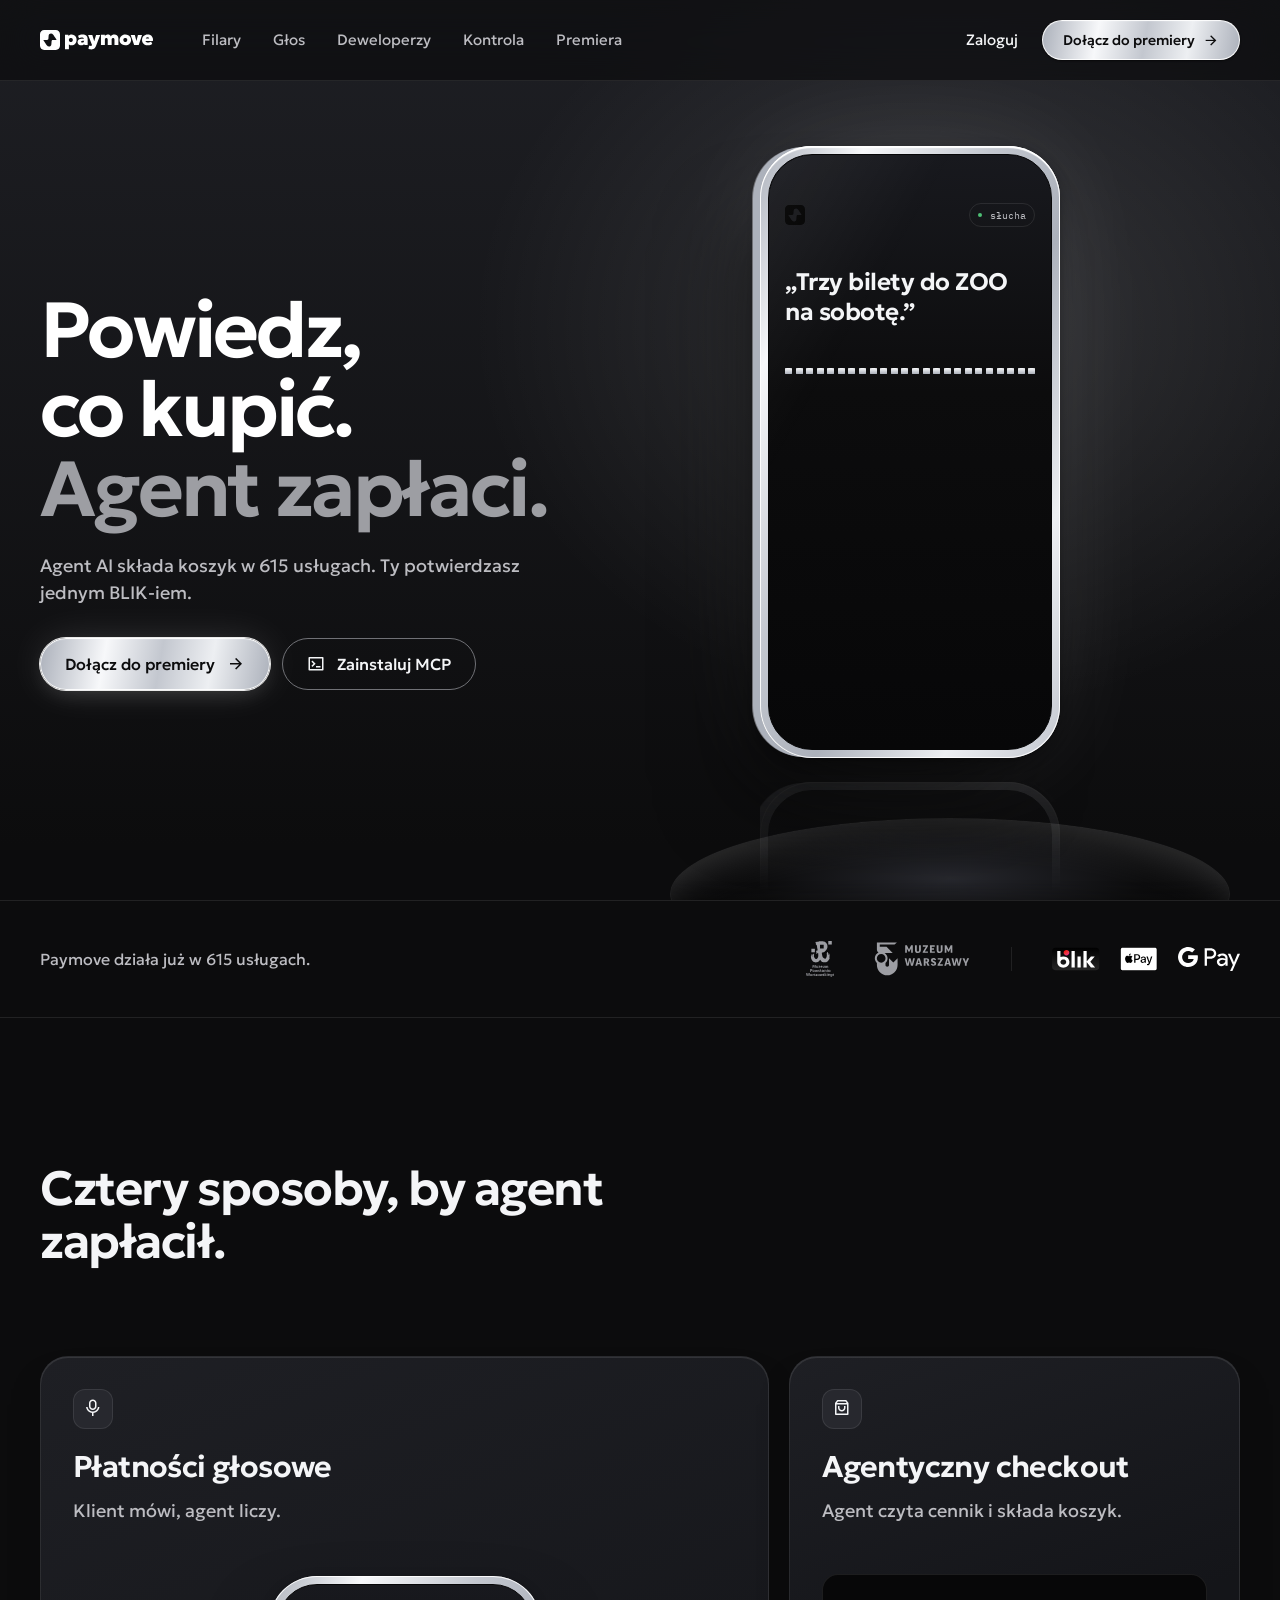
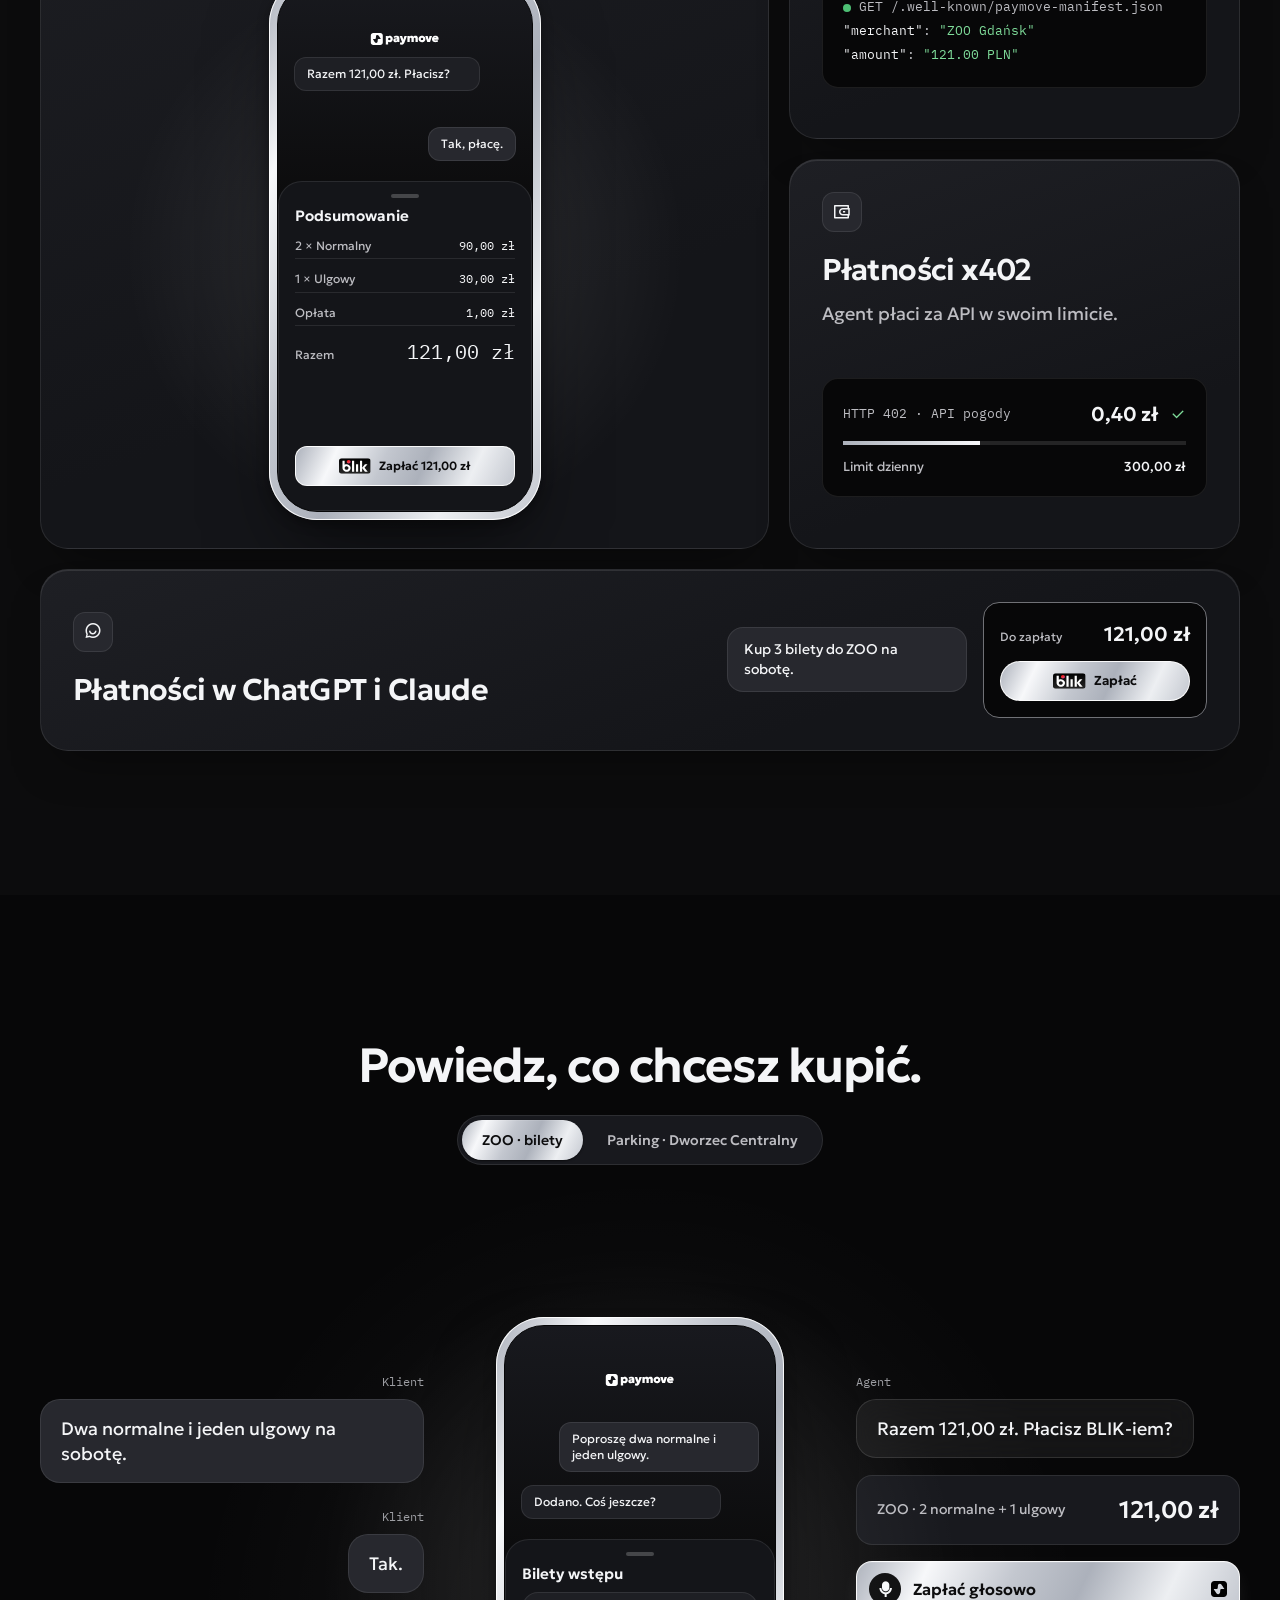
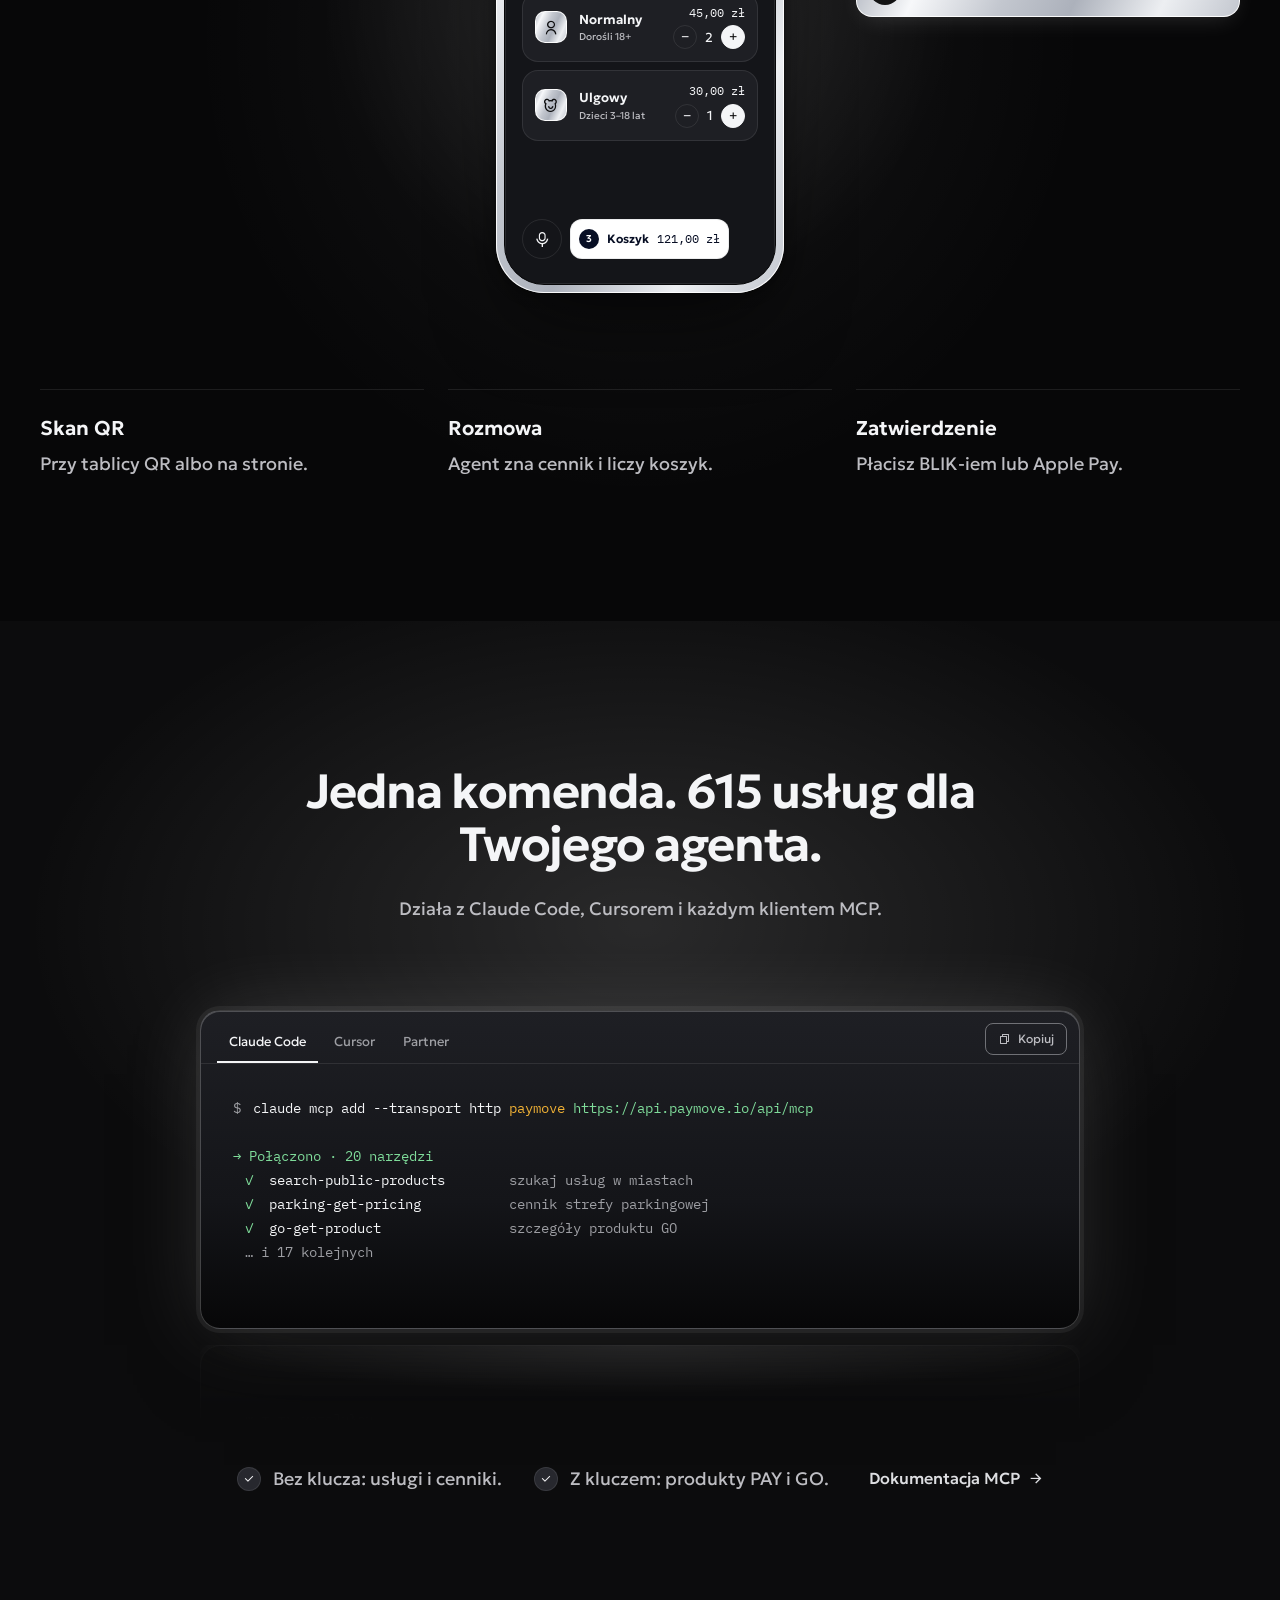
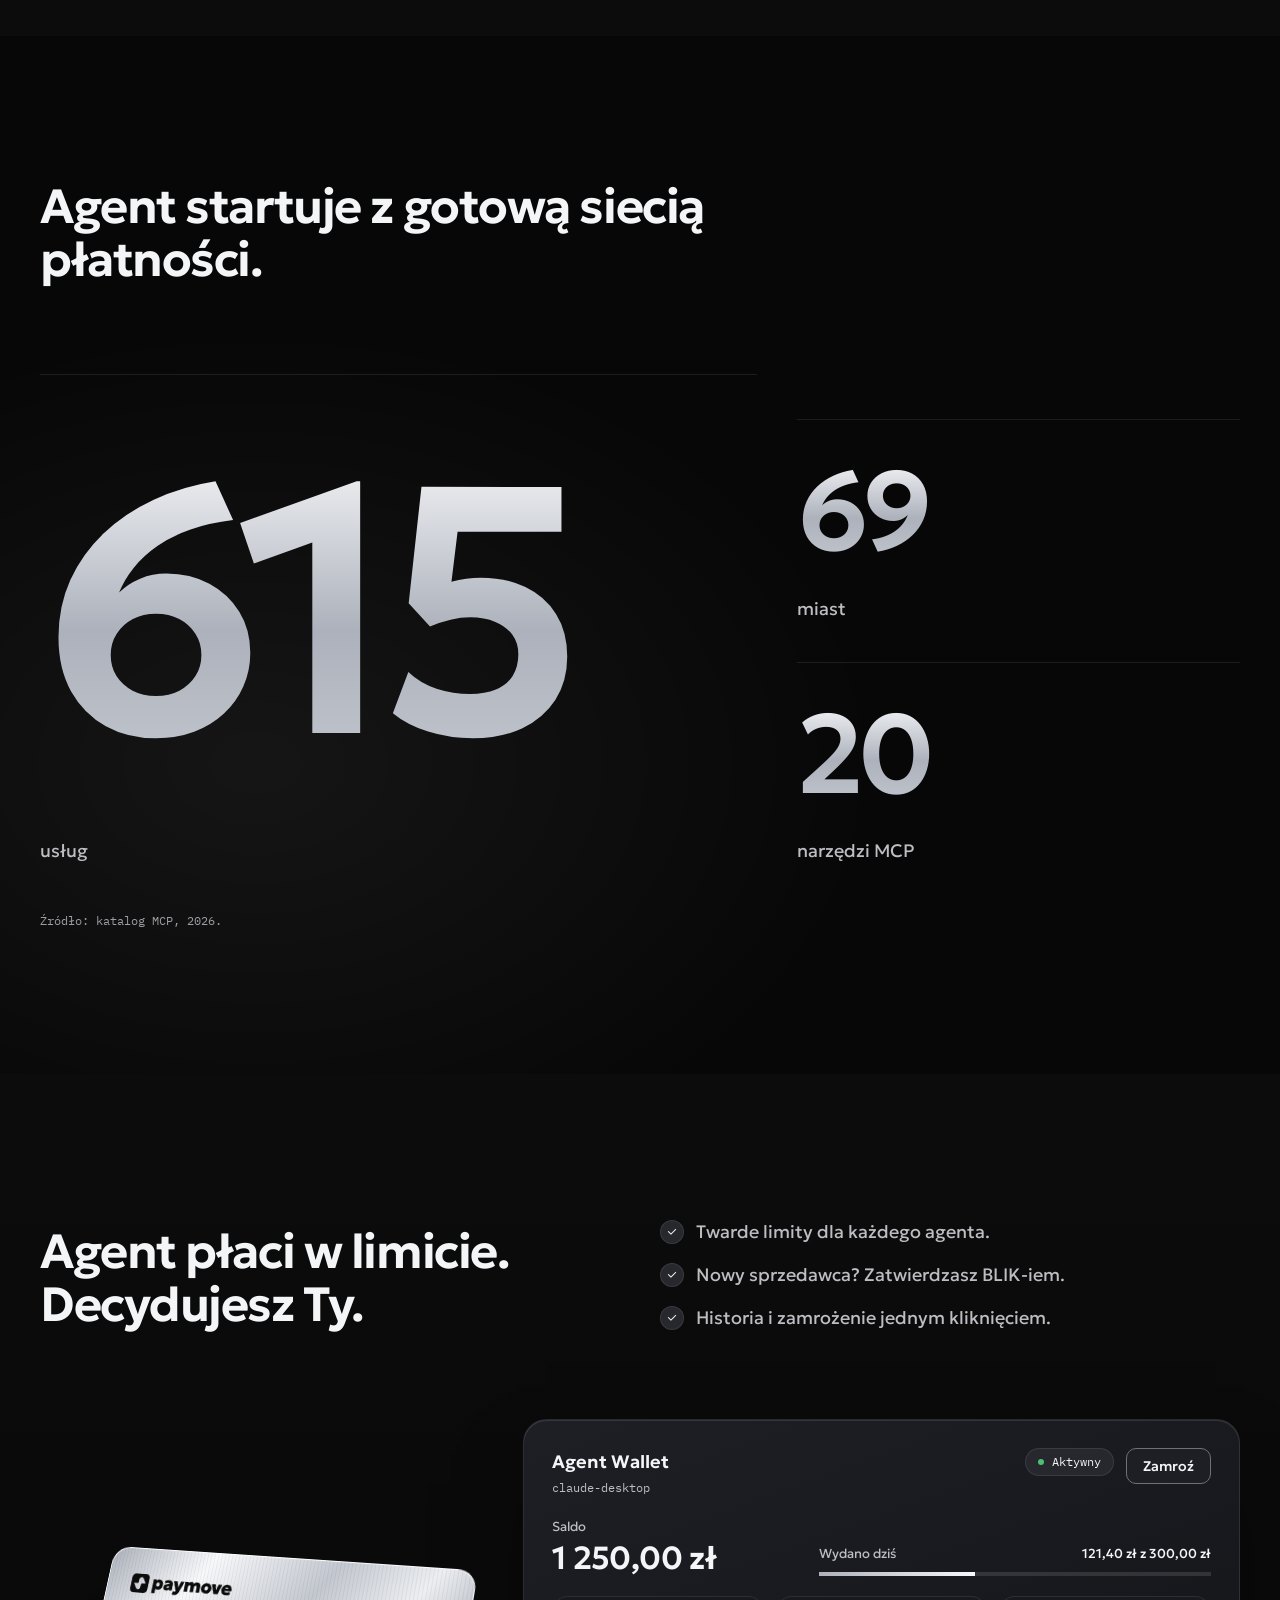
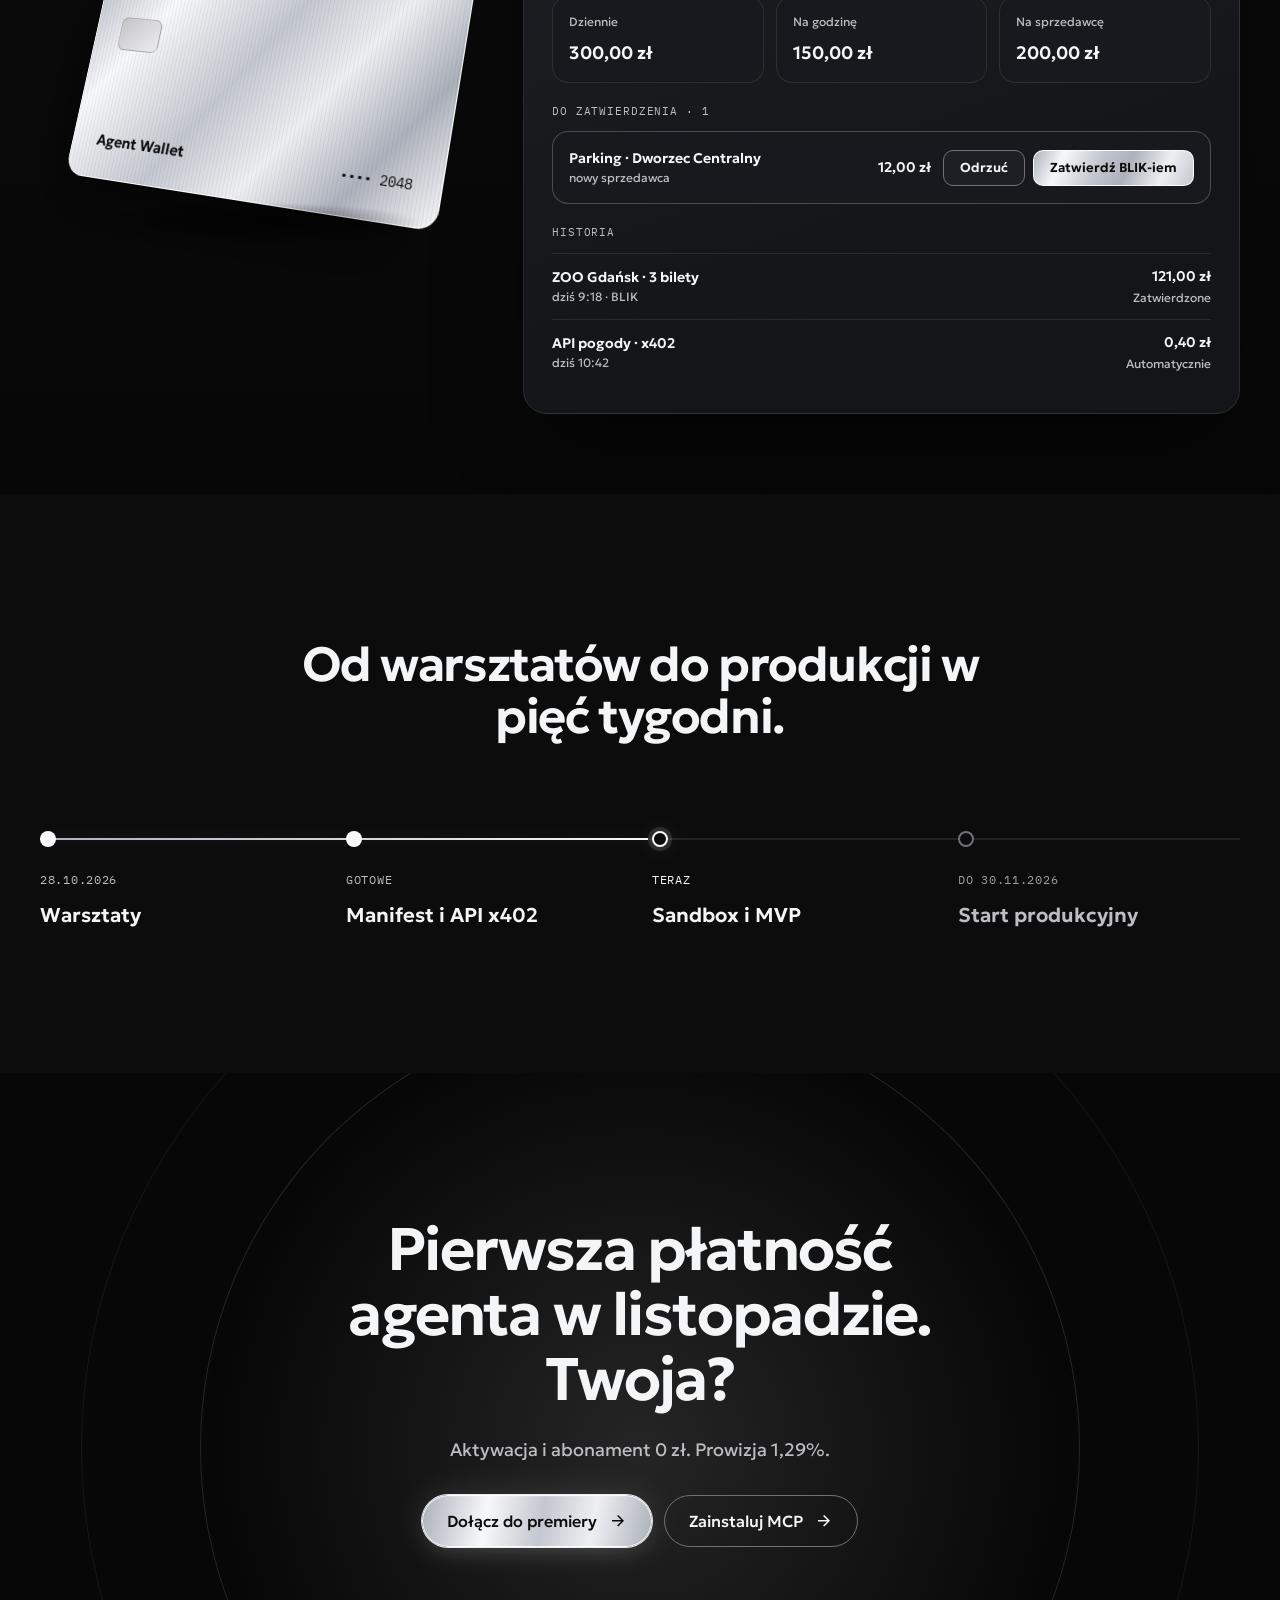
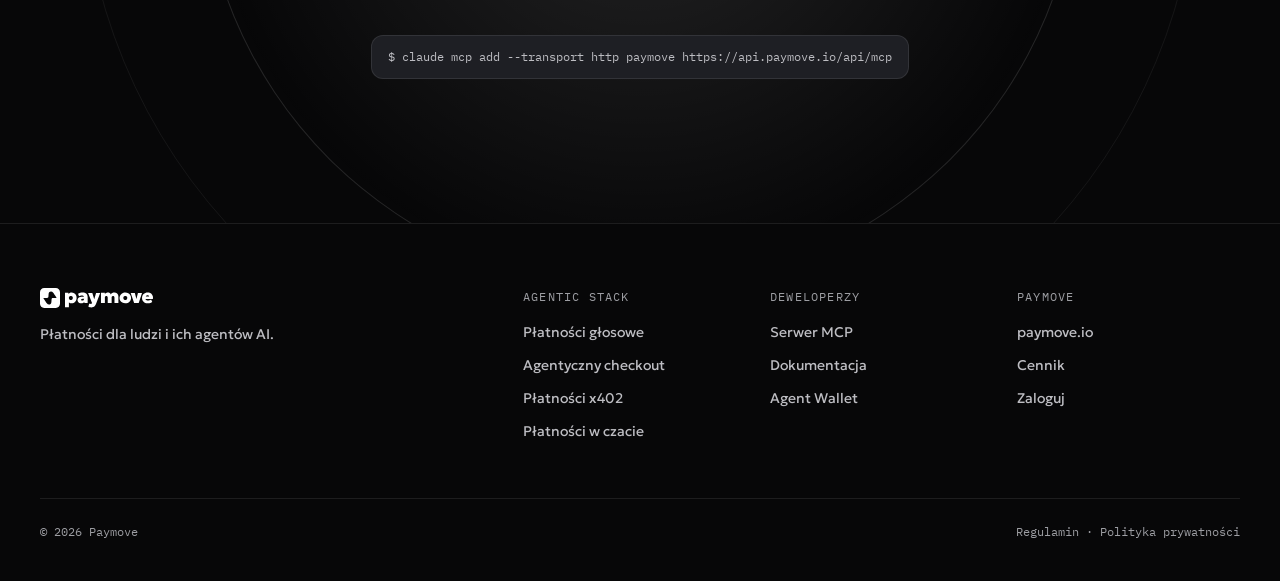
<file: v4.html>
<!doctype html>
<html lang="pl">
<head>
<meta charset="utf-8">
<meta name="viewport" content="width=device-width,initial-scale=1">
<meta name="robots" content="noindex,nofollow">
<meta name="paymove-www-version" content="v4">
<title>Paymove Agentic Stack · płatności dla agentów AI (podgląd v4)</title>
<meta name="description" content="Powiedz, co kupić. Agent AI składa koszyk, Ty zatwierdzasz BLIK-iem.">
<link rel="preload" href="assets/fonts/Geologica-SemiBold.ttf" as="font" type="font/ttf" crossorigin>
<link rel="stylesheet" href="assets/tokens.css">
<link rel="stylesheet" href="assets/icons/remixicon.css">
<link rel="stylesheet" href="assets/hero-base.css">
<link rel="stylesheet" href="assets/hero-a.css">
<link rel="stylesheet" href="assets/v4.css">
<link rel="icon" href="assets/img/sygnet.svg">
</head>
<body class="hx hx-a v4 theme-dark" data-version="v4">
<a class="skip" href="#main">Przejdź do treści</a>
<header class="nav theme-dark" id="top">
  <div class="wrap">
    <a class="nav-logo" href="#top" aria-label="Paymove, początek strony"><img src="assets/img/logo-white.svg" alt="Paymove" width="114" height="20"></a>
    <nav class="nav-links" id="nav-links" aria-label="Sekcje">
      <a href="#filary">Filary</a><a href="#glos">Głos</a><a href="#deweloperzy">Deweloperzy</a><a href="#kontrola">Kontrola</a><a href="#premiera">Premiera</a>
    </nav>
    <a class="nav-login" href="https://www.paymove.io/">Zaloguj</a>
    <a class="btn btn-metal btn-sm" href="#start"><span class="d-only">Dołącz do premiery</span><span class="m-only">Dołącz</span> <i class="ri-arrow-right-line" aria-hidden="true"></i></a>
    <button class="nav-menu" type="button" aria-expanded="false" aria-controls="nav-links" aria-label="Menu"><i class="ri-menu-line" aria-hidden="true"></i></button>
  </div>
</header>
<main id="main">
<section class="hx-hero" id="hero">
  <div class="wrap hx-grid">
    <div class="hx-copy">
      <h1>Powiedz, co&nbsp;kupić. <span>Agent zapłaci.</span></h1>
      <p class="lead">Agent AI składa koszyk w&nbsp;615 usługach. Ty potwierdzasz jednym BLIK-iem.</p>
      <div class="ctas">
        <a class="btn btn-metal glow" href="#start">Dołącz do premiery <i class="ri-arrow-right-line" aria-hidden="true"></i></a>
        <a class="btn btn-ghost" href="#deweloperzy"><i class="ri-terminal-box-line" aria-hidden="true"></i> Zainstaluj MCP</a>
      </div>
    </div>
    <div class="hx-stage-box">
      <div class="ss-stage hx-stage" id="hx-stage" data-mark="listen" role="img" aria-label="Animacja: klient mówi „Trzy bilety do ZOO na sobotę”, agent liczy koszyk 121,00 zł, płatność BLIK zostaje potwierdzona, a bilet z kodem QR pojawia się w telefonie.">
        <div class="hx-spot" aria-hidden="true"></div>
        <div class="hx-plinth" aria-hidden="true"></div>
        <div class="hx-obj">
      <div class="hx-phone theme-dark" data-mock>
        <div class="hx-screen">
          <div class="hx-top"><img src="assets/img/sygnet.svg" alt="" width="20" height="20"><b>Paymove</b><span class="hx-live mono"><em></em><span class="lv lv-1">słucha</span><span class="lv lv-2">płacę</span><span class="lv lv-3">gotowe</span></span></div>
          <div class="hx-talk">
            <p class="hx-q"><span style="--i:0">„Trzy</span> <span style="--i:1">bilety</span> <span style="--i:2">do</span> <span style="--i:3">ZOO</span> <span style="--i:4">na</span> <span style="--i:5">sobotę.”</span></p>
            <div class="hx-wave"><i style="--i:0"></i><i style="--i:1"></i><i style="--i:2"></i><i style="--i:3"></i><i style="--i:4"></i><i style="--i:5"></i><i style="--i:6"></i><i style="--i:7"></i><i style="--i:8"></i><i style="--i:9"></i><i style="--i:10"></i><i style="--i:11"></i><i style="--i:12"></i><i style="--i:13"></i><i style="--i:14"></i><i style="--i:15"></i><i style="--i:16"></i><i style="--i:17"></i><i style="--i:18"></i><i style="--i:19"></i><i style="--i:20"></i><i style="--i:21"></i><i style="--i:22"></i><i style="--i:23"></i></div>
            <div class="fsp"></div>
            <div class="hx-cart"><span class="mono">Koszyk</span><div class="hx-cr"><span>2 × Normalny</span><b>90,00 zł</b></div><div class="hx-cr"><span>1 × Ulgowy</span><b>30,00 zł</b></div><div class="hx-cr"><span>Opłata</span><b>1,00 zł</b></div><div class="hx-ct"><span>Razem</span><b>121,00 zł</b></div></div>
          </div>
          <div class="hx-ticket theme-light">
            <div class="tk-hero"><div class="tk-top"><img src="assets/img/logo-ink.svg" alt="" width="80" height="14"><i class="ri-bear-smile-line" aria-hidden="true"></i></div><div class="fsp"></div><div class="tk-id"><div class="tk-name">ZOO · wstęp</div><div class="tk-meta"><div><span>Data</span><b>sob. 7.11</b></div><div><span>Osoby</span><b>3</b></div></div></div></div>
            <div class="tk-cut"></div>
            <div class="tk-bot"><img class="tk-qr" src="assets/img/qr.svg" alt="" width="112" height="112"><div class="tk-info"><b class="mono">121,00 zł</b></div></div>
            <div class="hx-acts"><span><i class="ri-file-pdf-2-line"></i>PDF</span></div>
          </div>
          <div class="hx-sheet">
            <div class="hx-grab"></div>
            <div class="hx-sh-h"><img src="assets/img/blik-badge.svg" alt="BLIK" width="49" height="24"><span>Potwierdź w banku</span></div>
            <div class="hx-ring-box">
              <svg class="hx-ring" viewBox="0 0 120 120" aria-hidden="true"><circle class="r-bg" cx="60" cy="60" r="54"/><circle class="r-fg" cx="60" cy="60" r="54" pathLength="100"/></svg>
              <div class="hx-ring-c"><b>121,00 zł</b><span>ZOO · 3 bilety</span></div>
            </div>
            <div class="hx-sh-st"><span class="st-wait">Czekam na bank…</span><span class="st-ok"><i class="ri-check-line"></i>Zapłacono</span></div>
          </div>
        </div>
      </div>
        </div>
        <div class="hx-toast hx-glass" data-mock><span class="hx-ok"><i class="ri-check-line"></i></span><div><b>Zapłacono BLIK-iem</b><span>121,00 zł</span></div></div>
        <div class="hx-wallet hx-glass" data-mock><div class="hw-h"><b>Agent Wallet</b></div><div class="hw-amt"><b>121,40 zł</b><span>/ 300 zł</span></div><div class="hw-bar"><i></i></div></div>
      </div>
    </div>
  </div>
</section>

<section class="v4-clients" id="klienci" aria-label="Klienci i metody płatności">
  <div class="wrap">
    <p>Paymove działa już w 615 usługach.</p>
    <div class="logos">
      <span class="client" role="img" aria-label="Muzeum Powstania Warszawskiego"><svg aria-hidden="true" focusable="false" xmlns="http://www.w3.org/2000/svg" viewBox="0 0 179.9 226.21"> <g id="Warstwa_2" data-name="Warstwa 2"> <g id="BIEL"> <path fill="currentColor" d="M87.9,23.9h23.3V47.3H87.9ZM69.1,8.6A7.4,7.4,0,0,1,66,9.8c-1.3,0-1.8-.5-.8-.9l2.9-.8c.6-.1,2.9-.4,3.6.1-.9.2-1.9-.1-2.6.4m79.7,95.3c.3-1.3,1-2.1,1.1-4.1a5.5,5.5,0,0,0-.7-1.4c-.2,2.4-.6,5.6-2.4,7.6a.8.8,0,0,1-.7-.6c-.4-1.1.9-3,1.2-4.2a10,10,0,0,0,.2-2.1c.5-3.3,1.4-6.6,1-9.8a45.6,45.6,0,0,0-1.4-6.7c-.2-.8-.4-1.6-.6-2.3l-.2-.3a1.2,1.2,0,0,0-1.2-1,3.3,3.3,0,0,1-.8,1.9c.3,2.4.8,5.9.3,6.7s-1.8.7-2.6.2a10,10,0,0,1,.3-3.8,8.9,8.9,0,0,0-.1-3.4c-2.8-2.5-2.8-3.4-4.5-7.8-1.2-.6-3.4-2.9-3.3-3.4l-1.3-.5-1.6-.2s.9,4-.1,6.1c-.3,0-.1.5-.2.9s-.6-.2-1,0,1.3,5.4.8,7.6.5,9.4-.9,12.9c.8,1.7-3.5,12.1-4.8,11.5-1.1,2.3-4.9,3.5-7.2,3.4s-5.9-2.9-7-3.7c-6.1-4.1-8.9-11.8-9.9-20.4,0-1-1-3.2-1.3-5.2a36.37,36.37,0,0,1,0-6.6c.1-2-.4-1.6.9-2.5s3.2-.8,4.2-.9a10.36,10.36,0,0,0,4.4-.9,33.2,33.2,0,0,1,4.4-1.8,12.7,12.7,0,0,0,3-1.7h-.2l.9-1.1,1.3-1a15.2,15.2,0,0,1,2.1-2.5l2.2-1.5a42.4,42.4,0,0,0,7.7-10.9c.7-1.3,1.3-1.8,1.7-2.8a40,40,0,0,0,2.4-15.3c0-4.1-.9-5.4-1.8-8.9-.4-1.6-.4-3.2-1.1-4.5s-1.3-.8-1.6-1.4c-1.4-3.8-3.1-4.8-4.6-6.4a32.1,32.1,0,0,0-12-8.2,5.4,5.4,0,0,1-2-.1h-.4a4,4,0,0,1-1.7-.1,28.4,28.4,0,0,0-4.2-1.3,21.4,21.4,0,0,0-6.2.1c-1.3.2-1.9-1-3.4-.5a7.6,7.6,0,0,1-.7.7c-.7.1-1.2-.7-2.3-.5-3.7.9-7.6-.2-11.1.9l-.9.7c-2.5.8-7.9.8-10.4,1.5s-10.7.8-11.6,4c-.4,1.3-.6,2.6.4,2.2s2.4-.9,2.4.2c-1.2,3.6-.2,2,.1,4.4.8-.2,2.8-.4,3.7.3s-.1.4-.3.5a2.3,2.3,0,0,0-1.5.3c-2.8,1.2-3.4,7.2,2.2,8.6.9-.5,2.9.5,2.5,1.5s-.7,2.7-1.1,4.1,1.4.4,1.9,1.9c.9,3,0,7.2.9,9.9s.8,4.1,1.3,6,2.1,7.8,2,9.7a3.3,3.3,0,0,1-1.8,1.2c-.7.2-1.1-.2-2.4.3-3,1-2.8.6-4.8,2.2a2.8,2.8,0,0,0-1.3,1.3,3,3,0,0,1,1.4-.2c1.4-.4.2,1.1-.5,1.6a.6.6,0,0,0-.15.83l.05.07a5.3,5.3,0,0,1,1.3.7c-.8,1.2-2.6,2.9-2.2,4.1s.2,3.2,1.4,3.5a3.11,3.11,0,0,0,2.9-.6,9.2,9.2,0,0,0,2.9-1c.5.4-.4,1.7-1.3,1.8a8.79,8.79,0,0,0-4.2,2.4c-1.6,1.5-.2,2,.3,1.8s.2,1.4-.1,2.1c2.1-.1,2.6-1.2,4.1-1.8A52.68,52.68,0,0,1,74.9,76c1-.5,1.4-.6,1.7,1a14.3,14.3,0,0,0-.1,1.7c.7,6.2,1.4,11,.5,17.6a17.8,17.8,0,0,1-.7,2.4l-.2,1.5c-1.3,4.3-3.7,8.9-7.2,11.7a8.2,8.2,0,0,1-6.5,1.7h-.3c-5.3-1.2-7.8-6.1-10.2-10.9-.6-.5-.8.4-1.6-2a23.4,23.4,0,0,1-.2-10.2,23.4,23.4,0,0,1,.7-6.5c.6-2.1,2.4-5.8-2.9-3.4a7.2,7.2,0,0,0-3.2,3.2,3.5,3.5,0,0,1,.5,1.5c-.1.8-.9,1.4-1.1,2.2-4.3,1,.6-6.5-2.3-5.4a1.8,1.8,0,0,0-1.2,1.3c.6,1.4-.5,2.1-.8,2.7s-1.3,8.4,0,8.8-.8,1.2-1,2.7a5.8,5.8,0,0,1,.2.6,1,1,0,0,1-.5.6c-.7.3-1.2-1-1.3-1.5-.3-3.1,2.1-11.2,1.4-11.7s-1.2-2-2.9-1.8-.1,1-.9,1.2,1,8.6-2,6.5c-.5.6-.1,2.1-1.4,3.5s-.5,5.8.5,9.9c.2,1.5-.2,3.1.1,3.8,1.1,2.4,2.3,6.2,3.1,7.1,3,6.9,8.7,13.4,15.9,16.4,1.2.6,2.5.6,4.4,1.4a9.37,9.37,0,0,0,5.9.6c1.8-.5,1.3-.9,2.6-.6s7.6-1,10.1-2.3l3.1-.9c2.6-1.1,7.2-6,8.3-8s2.7-4.2,3.1-5.2l3.2,4.2c2.4,4,5.5,8.1,9.9,10.2,1,.5,2,.4,3.1.9s5.2,2.1,7.7,1.7c.6-1.3,7.7-.3,9.2-.7l1.8-.4a30.3,30.3,0,0,0,6.1-1.5c7.7-3.1,15.8-16.9,17.9-20.8.9-1.7,1.7-3.9,1.5-3.9a9.22,9.22,0,0,1-.2-3"/> <rect fill="currentColor" x="33.7" y="48.8" width="22.1" height="22.19"/> <rect fill="currentColor" x="140" width="22.1" height="22.2"/> <path fill="currentColor" d="M173.4,206.5a6.8,6.8,0,1,0,6.49,7.09q0-.1,0-.19a6.7,6.7,0,0,0-6.49-6.9Zm0,10.4c-1.9,0-3.1-1.4-3.1-3.5s1.3-3.5,3.1-3.5,3,1.4,3,3.5S175.2,216.9,173.4,216.9Z"/> <path fill="currentColor" d="M161.2,208.8a4.1,4.1,0,0,0-3.7-2.2c-3.3,0-5.7,2.9-5.7,6.8s2.3,6.3,5.4,6.3a3.8,3.8,0,0,0,3.7-2.3V219a4.2,4.2,0,0,1-.5,2.6,2.8,2.8,0,0,1-2.4,1.1,3.9,3.9,0,0,1-3.5-1.6l-2.4,2.2a6.8,6.8,0,0,0,5.8,2.9,6.3,6.3,0,0,0,6.1-3.9,8.9,8.9,0,0,0,.4-3.2v-12h-3.2v1.7Zm-2.9,7.9c-1.9,0-3-1.4-3-3.6s1.2-3.5,3-3.5,3,1.4,3,3.5S160.2,216.7,158.3,216.7Z"/> <path fill="currentColor" d="M143.5,206.4a6.9,6.9,0,0,0,.1,13.7,6.1,6.1,0,0,0,5.9-3.8l-3.2-.8a2.9,2.9,0,0,1-2.7,1.6,3.07,3.07,0,0,1-3.2-3.1h9.2v-.8C149.6,209.2,147.1,206.4,143.5,206.4Zm-3.1,5.3a3,3,0,0,1,5.8,0Z"/> <rect fill="currentColor" x="131.2" y="207" width="3.5" height="12.66"/> <path fill="currentColor" d="M132.9,200.3a2.2,2.2,0,0,0-2.2,2.2h0a2.2,2.2,0,0,0,2.2,2.2h0a2.2,2.2,0,0,0,2.2-2.2h0a2.2,2.2,0,0,0-2.2-2.2Z"/> <rect fill="currentColor" x="117.5" y="199.8" width="3.5" height="19.85"/> <polygon fill="currentColor" points="128.6 207 124.6 207 121.3 213 124.9 219.6 128.9 219.6 124.9 212.8 128.6 207"/> <path fill="currentColor" d="M111.3,209.5a2.3,2.3,0,0,1,1.9,1l1.9-2.5a5.8,5.8,0,0,0-4.1-1.7,4,4,0,0,0-4.29,3.69q0,.11,0,.21a3.8,3.8,0,0,0,2.2,3.5l1.1.6a2.1,2.1,0,0,1,1.5,1.6,1,1,0,0,1-1,1h-.11a3.2,3.2,0,0,1-2.3-1.3l-1.9,2.5a5.4,5.4,0,0,0,4.2,1.9c2.6,0,4.6-1.7,4.6-3.9a4.2,4.2,0,0,0-2.3-3.6l-1.3-.7c-.9-.4-1.2-.8-1.2-1.3a.9.9,0,0,1,1.1-1Z"/> <polygon fill="currentColor" points="100 215.5 97.6 207 95.1 207 92.7 215.6 91.1 207 87.4 207 90.7 219.6 94.3 219.6 96.3 212 98.4 219.6 101.9 219.6 105.3 207 101.7 207 100 215.5"/> <path fill="currentColor" d="M81.8,209a4.1,4.1,0,0,0-3.8-2.4c-3.2,0-5.6,2.8-5.6,6.7s2.4,6.6,5.5,6.6a4.3,4.3,0,0,0,3.1-1.2,5,5,0,0,0,.8-1.2v2.1h3.3V207H81.8v2Zm-2.9,7.9c-1.8,0-3-1.4-3-3.6s1.2-3.6,3-3.6,3,1.5,3,3.6-1.2,3.6-3,3.6Z"/> <path fill="currentColor" d="M55.9,209.5a2.3,2.3,0,0,1,1.9,1l1.9-2.5a5.8,5.8,0,0,0-4.1-1.7A4,4,0,0,0,51.31,210q0,.11,0,.21a3.8,3.8,0,0,0,2.2,3.5l1.1.6a2.1,2.1,0,0,1,1.5,1.6,1,1,0,0,1-1,1H55a3.2,3.2,0,0,1-2.3-1.3l-1.9,2.5A5.4,5.4,0,0,0,55,220c2.6,0,4.6-1.7,4.6-3.9a4.2,4.2,0,0,0-2.3-3.6l-1.3-.7c-.9-.4-1.2-.8-1.2-1.3a.9.9,0,0,1,1.1-1Z"/> <path fill="currentColor" d="M45.4,209v-2.1H42.2v12.7h3.5v-6.9A2.4,2.4,0,0,1,46,211a2.6,2.6,0,0,1,2.1-.8,1.8,1.8,0,0,1,1.1.2v-3.8h-.8C47.1,206.5,46.2,207.3,45.4,209Z"/> <path fill="currentColor" d="M35.5,209a4.1,4.1,0,0,0-3.8-2.4c-3.2,0-5.6,2.8-5.6,6.7s2.4,6.6,5.5,6.6a4.3,4.3,0,0,0,3.1-1.2,5,5,0,0,0,.8-1.2v2.1h3.3V207H35.5v2Zm-2.9,7.9c-1.8,0-3-1.4-3-3.6s1.2-3.6,3-3.6,3,1.5,3,3.6-1.1,3.6-2.9,3.6Z"/> <polygon fill="currentColor" points="18.6 214.8 14.4 201 11.3 201 7.1 214.9 4.1 201 0 201 5 219.6 8.9 219.6 12.8 207 16.9 219.6 20.7 219.6 25.7 201 21.7 201 18.6 214.8"/> <polygon fill="currentColor" points="62 207 62 209.7 66.1 209.7 61.4 219.6 71.2 219.6 71.2 216.7 66.5 216.7 71.2 207 62 207"/> <path fill="currentColor" d="M124.1,161.2c0-1.5.8-2.4,2.1-2.4s1.9.8,1.9,2.7v7.4h3.6v-7.3c0-1.9.6-2.7,2-2.7a1.7,1.7,0,0,1,1.8,1,7.5,7.5,0,0,1,.2,1.9v7.1h3.6v-7.7a6.5,6.5,0,0,0-.9-3.7,4.7,4.7,0,0,0-3.6-1.6,5,5,0,0,0-3.9,1.8,3.4,3.4,0,0,0-3.3-1.8,3.8,3.8,0,0,0-3.8,2.5v-2.2h-3.4v12.7H124v-7.6Z"/> <path fill="currentColor" d="M109.7,169.2a3.9,3.9,0,0,0,3.9-2.6v2.1H117V156.1h-3.6v7.5c0,1.7-.8,2.6-2.3,2.6a1.8,1.8,0,0,1-1.9-1.4,7.8,7.8,0,0,1-.1-1.6V156h-3.6v8.6C105.5,167.6,107,169.2,109.7,169.2Z"/> <path fill="currentColor" d="M96.9,169.3a6.2,6.2,0,0,0,6-3.8l-3.3-.8a3,3,0,0,1-2.7,1.6,3.2,3.2,0,0,1-3.3-3.1H103v-.8c0-4-2.6-6.8-6.2-6.8a6.9,6.9,0,0,0,.1,13.7Zm-.2-11a2.8,2.8,0,0,1,2.9,2.5h-6a2.8,2.8,0,0,1,3.07-2.5Z"/> <polygon fill="currentColor" points="88.5 168.7 88.5 165.9 83.8 165.9 88.5 156.1 79.2 156.1 79.2 158.8 83.4 158.8 78.6 168.7 88.5 168.7"/> <path fill="currentColor" d="M68.8,169.2a3.9,3.9,0,0,0,3.9-2.6v2.1h3.4V156.1H72.5v7.5c0,1.7-.8,2.6-2.3,2.6a1.8,1.8,0,0,1-1.9-1.4,7.8,7.8,0,0,1-.1-1.6V156H64.6v8.6C64.7,167.6,66.1,169.2,68.8,169.2Z"/> <polygon fill="currentColor" points="45.4 155.2 50 168.6 52.4 168.6 56.8 155.5 58 168.7 61.7 168.7 59.9 150.1 55.7 150.1 51.2 162.7 46.7 150.1 42.5 150.1 40.6 168.7 44.4 168.7 45.4 155.2"/> <path fill="currentColor" d="M33.5,175.5H27v18.6h4.1v-7.2h1.7c4.7,0,7.3-2.1,7.3-5.9a5.5,5.5,0,0,0-1.6-4.1C37.3,175.9,35.9,175.5,33.5,175.5Zm-1.4,8.2h-1v-4.9h1.6c2.3,0,3.4.8,3.4,2.4S34.9,183.7,32.1,183.7Z"/> <path fill="currentColor" d="M145.3,194.5a4.7,4.7,0,0,0,3.3-1.2,5,5,0,0,0,.8-1.2v2.1h3.5V181.5h-3.5v2.1a4.4,4.4,0,0,0-4-2.4c-3.4,0-6,2.8-6,6.7S142,194.5,145.3,194.5Zm1-10.3c1.9,0,3.2,1.5,3.2,3.6s-1.3,3.6-3.2,3.6-3.2-1.4-3.2-3.6,1.3-3.6,3.2-3.6Z"/> <rect fill="currentColor" x="132.5" y="181.5" width="3.7" height="12.66"/> <path fill="currentColor" d="M134.4,174.8a2.2,2.2,0,1,0,2.3,2.2,2.2,2.2,0,0,0-2.2-2.2Z"/> <path fill="currentColor" d="M120.2,186.8c0-1.8.8-2.7,2.3-2.7s2.3.9,2.3,3v7h3.8v-7.6c0-2.3-.4-3.5-1.4-4.3a4.9,4.9,0,0,0-3.3-1.1,4,4,0,0,0-4,2.5v-2.2h-3.4v12.7h3.7Z"/> <path fill="currentColor" d="M99,187.8c0,3.8,2.5,6.6,5.9,6.6a4.7,4.7,0,0,0,3.3-1.2,5,5,0,0,0,.8-1.2v2.1h3.5V181.5H109v2.1a4.4,4.4,0,0,0-4-2.4C101.6,181.2,99,184,99,187.8Zm6.9-3.6c1.9,0,3.2,1.5,3.2,3.6s-1.3,3.6-3.2,3.6-3.2-1.4-3.2-3.6S104,184.2,105.9,184.2Z"/> <path fill="currentColor" d="M95.1,194.3l1.7-.2v-3.2l-1.2.2c-1.2,0-1.7-.7-1.7-1.9v-4.9h2.5v-2.6H93.9v-3.8H90.2v3.8h-2v2.6h2v5.2C90.2,192.9,92,194.3,95.1,194.3Z"/> <path fill="currentColor" d="M82,184a2.5,2.5,0,0,1,2,1l2.1-2.5a6.4,6.4,0,0,0-4.3-1.7c-2.6,0-4.6,1.7-4.6,3.9a3.8,3.8,0,0,0,2.4,3.5l1.2.6c1,.5,1.5,1,1.5,1.6a1.1,1.1,0,0,1-1.1,1,3.4,3.4,0,0,1-2.4-1.3l-2,2.5a5.9,5.9,0,0,0,4.5,1.9c2.7,0,4.9-1.7,4.9-3.9a4.2,4.2,0,0,0-2.4-3.6l-1.4-.7c-.9-.5-1.2-.8-1.2-1.3a.9.9,0,0,1,.79-1Z"/> <polygon fill="currentColor" points="71.5 181.5 69.7 190 67 181.5 64.4 181.5 61.9 190.1 60.1 181.5 56.3 181.5 59.8 194.1 63.5 194.1 65.6 186.5 68 194.1 71.6 194.1 75.2 181.5 71.5 181.5"/> <path fill="currentColor" d="M47.9,194.7a6.8,6.8,0,1,0-.3,0Zm0-10.4A3.5,3.5,0,1,1,44.61,188q0-.1,0-.19a3.2,3.2,0,0,1,2.88-3.49Z"/> </g> </g> </svg></span>
      <span class="client" role="img" aria-label="Muzeum Warszawy"><svg aria-hidden="true" focusable="false" version="1.1" id="Layer_1" xmlns="http://www.w3.org/2000/svg" xmlns:xlink="http://www.w3.org/1999/xlink" x="0px" y="0px" viewBox="0 0 117.667 44" enable-background="new 0 0 117.667 44" xml:space="preserve"> <polygon fill="currentColor" points="65.933,12.742 62.113,12.742 65.962,6.492 65.962,5.281 59.697,5.281 59.697,7.029 63.441,7.029 59.531,13.291 59.531,14.504 65.933,14.504 "/> <polygon fill="currentColor" points="88.475,9.216 88.503,9.216 90.604,13.121 91.583,13.121 93.699,9.216 93.73,9.216 93.73,14.504 95.75,14.504 95.75,5.281 93.654,5.281 91.117,10.471 91.085,10.471 88.55,5.281 86.453,5.281 86.453,14.504 88.475,14.504 "/> <polygon fill="currentColor" points="40.153,9.216 40.184,9.216 42.283,13.121 43.264,13.121 45.379,9.216 45.409,9.216 45.409,14.504 47.43,14.504 47.43,5.281 45.334,5.281 42.796,10.471 42.766,10.471 40.228,5.281 38.132,5.281 38.132,14.504 40.153,14.504 "/> <path fill="currentColor" d="M53.701,14.631c2.265,0,3.577-1.241,3.577-3.258V5.281h-2.217v6.19c0,0.931-0.484,1.341-1.36,1.341 c-0.831,0-1.376-0.395-1.376-1.341v-6.19h-2.231v6.19C50.093,13.434,51.404,14.631,53.701,14.631"/> <path fill="currentColor" d="M83.796,11.373V5.281h-2.215v6.19c0,0.931-0.483,1.341-1.36,1.341c-0.832,0-1.375-0.395-1.375-1.341v-6.19 h-2.232v6.19c0,1.962,1.313,3.159,3.607,3.159C82.486,14.631,83.796,13.39,83.796,11.373"/> <polygon fill="currentColor" points="74.375,12.756 70.613,12.756 70.613,10.555 73.316,10.555 73.316,9.005 70.613,9.005 70.613,7.043 74.253,7.043 74.253,5.281 68.396,5.281 68.396,14.504 74.375,14.504 "/> <polygon fill="currentColor" points="113.859,21.008 112.229,25.436 112.201,25.436 110.602,21.008 108.141,21.008 111.113,27.438 111.113,30.23 113.316,30.23 113.316,27.48 116.305,21.008 "/> <polygon fill="currentColor" points="46.39,27.832 46.358,27.832 44.79,21.008 42.735,21.008 41.166,27.805 41.136,27.805 39.703,21.008 37.498,21.008 39.913,30.23 42.284,30.23 43.763,24.21 43.793,24.21 45.211,30.23 47.597,30.23 50.013,21.008 47.824,21.008 "/> <path fill="currentColor" d="M53.423,21.008l-2.929,9.221h2.234l0.499-1.875h2.884l0.513,1.875h2.249l-2.928-9.221H53.423z M53.621,26.832l1.026-3.92h0.03l1.027,3.92H53.621z"/> <path fill="currentColor" d="M67.373,23.729c0-1.637-0.949-2.721-3.229-2.721h-3.352v9.221h2.217v-3.566h0.877l1.631,3.566h2.384 l-2.052-4.018C66.86,25.844,67.373,24.93,67.373,23.729 M64.098,25.125h-1.089V22.67h1.074c0.83,0,1.103,0.324,1.103,1.215 C65.186,24.676,64.96,25.125,64.098,25.125"/> <path fill="currentColor" d="M71.824,23.348c0-0.535,0.301-0.846,1.057-0.846c0.709,0,1.3,0.295,1.586,1l1.494-0.705 c-0.56-1.184-1.584-1.916-3.276-1.916c-1.871,0-3.047,1.127-3.047,2.564c0,2.922,4.271,2.766,4.271,4.445 c0,0.577-0.332,0.858-1.148,0.858c-0.648,0-1.372-0.365-1.659-1.17l-1.644,0.551c0.39,1.367,1.778,2.226,3.318,2.226 c1.963,0,3.214-0.969,3.214-2.707C75.989,24.631,71.824,24.801,71.824,23.348"/> <polygon fill="currentColor" points="77.895,22.756 81.639,22.756 77.729,29.02 77.729,30.229 84.128,30.229 84.128,28.468 80.311,28.468 84.158,22.221 84.158,21.008 77.895,21.008 "/> <path fill="currentColor" d="M88.818,21.008l-2.928,9.221h2.234l0.498-1.875h2.885l0.512,1.875h2.248l-2.928-9.221H88.818z M89.016,26.832l1.024-3.92h0.031l1.025,3.92H89.016z"/> <polygon fill="currentColor" points="103.593,27.832 103.563,27.832 101.992,21.008 99.939,21.008 98.367,27.805 98.339,27.805 96.904,21.008 94.701,21.008 97.115,30.23 99.486,30.23 100.964,24.21 100.998,24.21 102.416,30.23 104.8,30.23 107.216,21.008 105.027,21.008 "/> <path fill="currentColor" d="M18.338,21.027v8.331c0,1.188-0.964,2.154-2.152,2.154c-1.186,0-2.153-0.968-2.153-2.154v-2.354 c1.585-1.431,2.581-3.498,2.581-5.799c0-2.834-1.509-5.315-3.768-6.684h9.977l-7.496-7.497H7.291c-0.075,0-0.144,0.005-0.215,0.011 V4.412h17.992l2.937-2.646H3.54v8.576v0.429c0,1.452,0.827,2.705,2.032,3.328C2.875,15.328,1,18.047,1,21.205 c0,2.281,0.979,4.334,2.54,5.761v2.392C3.54,36.328,9.214,42,16.186,42c6.974,0,12.645-5.672,12.645-12.643v-8.32l-5.24,5.242 L18.338,21.027z M8.807,26.547c-2.951,0-5.344-2.393-5.344-5.344s2.393-5.344,5.344-5.344c2.951,0,5.344,2.393,5.344,5.344 S11.758,26.547,8.807,26.547"/> </svg> </span>
      <div class="pays" data-logo-row>
        <img src="assets/img/blik-badge.svg" alt="BLIK" width="49" height="24">
        <img src="assets/img/applepay-mark.svg" alt="Apple Pay" width="38" height="24">
        <img src="assets/img/gpay-white.svg" alt="Google Pay" width="62" height="24">
      </div>
    </div>
  </div>
</section>

<section id="filary" class="v4-filary" data-phi-section>
  <div class="wrap">
    <div class="head" data-phi-head data-reveal>
      <h2>Cztery sposoby, by agent zapłacił.</h2>
    </div>
    <div class="carousel" id="filary-car" aria-roledescription="karuzela" aria-label="Cztery filary">
      <div class="bento" data-track tabindex="0" aria-label="Filary, przewiń w bok">
        <article class="tile t-voice" id="tile-glos" aria-label="Płatności głosowe" data-reveal>
          <div class="tile-copy">
            <span class="chip"><i class="ri-mic-line" aria-hidden="true"></i></span>
            <h3>Płatności głosowe</h3>
            <p>Klient mówi, agent liczy.</p>
          </div>
          <div class="tile-stage">
            <div class="tv-glow" aria-hidden="true"></div>
            <div class="mphone mock" data-mock aria-hidden="true" data-parallax="-0.03">
              <div class="mscreen">
                <img class="p-logo" src="assets/img/logo-white.svg" alt="" width="70" height="12">
                <div class="pb in">Razem 121,00 zł. Płacisz?</div>
                <div class="pb out">Tak, płacę.</div>
                <div class="sheet">
                  <span class="grab"></span>
                  <div class="sh-t">Podsumowanie</div>
                  <div class="sh-r"><span>2 × Normalny</span><b class="mono">90,00 zł</b></div>
                  <div class="sh-r"><span>1 × Ulgowy</span><b class="mono">30,00 zł</b></div>
                  <div class="sh-r"><span>Opłata</span><b class="mono">1,00 zł</b></div>
                  <div class="sh-tot"><span>Razem</span><b class="mono">121,00 zł</b></div>
                  <div class="fsp"></div>
                  <div class="sh-btn"><img src="assets/img/blik-badge.svg" alt="" width="33" height="16">Zapłać 121,00 zł</div>
                </div>
              </div>
            </div>
          </div>
        </article>
        <article class="tile t-checkout" id="tile-checkout" aria-label="Agentyczny checkout" data-reveal>
          <div class="tile-copy">
            <span class="chip"><i class="ri-shopping-bag-3-line" aria-hidden="true"></i></span>
            <h3>Agentyczny checkout</h3>
            <p>Agent czyta cennik i składa koszyk.</p>
          </div>
          <div class="tile-stage">
            <div class="codewin mock" data-mock aria-hidden="true">
              <div class="mono"><span class="dot-ok"></span>GET /.well-known/paymove-manifest.json</div>
              <div class="mono"><span class="k">"merchant"</span>: <span class="s">"ZOO Gdańsk"</span></div>
              <div class="mono"><span class="k">"amount"</span>: <span class="s">"121.00 PLN"</span></div>
            </div>
          </div>
        </article>
        <article class="tile t-x402" id="tile-x402" aria-label="Płatności x402" data-reveal>
          <div class="tile-copy">
            <span class="chip"><i class="ri-wallet-3-line" aria-hidden="true"></i></span>
            <h3>Płatności x402</h3>
            <p>Agent płaci za API w swoim limicie.</p>
          </div>
          <div class="tile-stage">
            <div class="x402 mock" data-mock aria-hidden="true">
              <div class="x-row"><span class="mono">HTTP 402 · API pogody</span><b>0,40 zł</b><i class="ri-check-line"></i></div>
              <div class="x-meter"><span></span></div>
              <div class="x-foot"><span>Limit dzienny</span><b>300,00 zł</b></div>
            </div>
          </div>
        </article>
        <article class="tile t-chat" id="tile-czat" aria-label="Płatności w czacie" data-reveal>
          <div class="tile-copy">
            <span class="chip"><i class="ri-chat-smile-2-line" aria-hidden="true"></i></span>
            <h3>Płatności w ChatGPT i Claude</h3>
          </div>
          <div class="tile-stage">
            <div class="chatwin mock" data-mock aria-hidden="true">
              <div class="cb">Kup 3 bilety do ZOO na sobotę.</div>
              <div class="widget">
                <div class="wg-row"><span>Do zapłaty</span><b>121,00 zł</b></div>
                <div class="wg-btn"><img src="assets/img/blik-badge.svg" alt="" width="33" height="16">Zapłać</div>
              </div>
            </div>
          </div>
        </article>
      </div>
      <div class="car-ctl">
        <div class="dots" role="group" aria-label="Wybierz filar"></div>
        <div class="arrows">
          <button class="icon-btn" data-prev aria-label="Poprzedni filar"><i class="ri-arrow-left-line" aria-hidden="true"></i></button>
          <button class="icon-btn" data-next aria-label="Następny filar"><i class="ri-arrow-right-line" aria-hidden="true"></i></button>
        </div>
      </div>
    </div>
  </div>
</section>

<section class="v4-glos glos" id="glos" data-phi-section>
  <div class="wrap">
    <div class="head center" data-phi-head data-reveal>
      <h2>Powiedz, co chcesz kupić.</h2>
      <div class="seg" role="tablist" aria-label="Scenariusz">
        <button role="tab" id="t-zoo" aria-selected="true" aria-controls="voice-panel" data-scn="zoo"><span class="d-only">ZOO · bilety</span><span class="m-only">ZOO</span></button>
        <button role="tab" id="t-park" aria-selected="false" aria-controls="voice-panel" data-scn="park" tabindex="-1"><span class="d-only">Parking · Dworzec Centralny</span><span class="m-only">Parking</span></button>
      </div>
    </div>
    <div class="voice-panel ss-stage" id="voice-panel" role="tabpanel" aria-labelledby="t-zoo">
      <div class="vp-phone">
        <div class="vp-halo" aria-hidden="true"></div>
        <div class="mphone mock" data-mock aria-hidden="true" id="mock-cart" data-parallax="-0.03">
          <div class="mscreen">
            <img class="p-logo" src="assets/img/logo-white.svg" alt="" width="70" height="12">
            <div class="pb out" data-k="pq">Poproszę dwa normalne i jeden ulgowy.</div>
            <div class="pb in">Dodano. Coś jeszcze?</div>
            <div class="sheet">
              <span class="grab"></span>
              <div class="sh-t" data-k="ct">Bilety wstępu</div>
              <div class="item"><span class="it-ico"><i class="ri-user-line" data-ki="i1"></i></span><div class="it-txt"><b data-k="r1">Normalny</b><span data-k="d1">Dorośli 18+</span></div><div class="it-r"><b class="mono" data-k="p1">45,00 zł</b><span class="stepper"><i>−</i><span data-k="q1">2</span><i class="plus">+</i></span></div></div>
              <div class="item"><span class="it-ico"><i class="ri-bear-smile-line" data-ki="i2"></i></span><div class="it-txt"><b data-k="r2">Ulgowy</b><span data-k="d2">Dzieci 3–18 lat</span></div><div class="it-r"><b class="mono" data-k="p2">30,00 zł</b><span class="stepper"><i>−</i><span data-k="q2">1</span><i class="plus">+</i></span></div></div>
              <div class="cartbar"><span class="mic"><i class="ri-mic-line"></i></span><span class="cart-pill theme-light"><span class="cnt" data-k="cnt">3</span>Koszyk<b class="mono" data-k="tot">121,00 zł</b></span></div>
            </div>
          </div>
        </div>
      </div>
      <div class="convo" id="mock-voice">
        <div class="cv-l">
          <div class="line client"><span class="who mono">Klient</span><span class="bubble" data-k="c1">Dwa normalne i jeden ulgowy na sobotę.</span></div>
          <div class="line client"><span class="who mono">Klient</span><span class="bubble" data-k="c2">Tak.</span></div>
        </div>
        <div class="cv-r">
          <div class="line agent"><span class="who mono">Agent</span><span class="bubble" data-k="a1">Razem 121,00 zł. Płacisz BLIK-iem?</span></div>
          <div class="sum"><span data-k="t">ZOO · 2 normalne + 1 ulgowy</span><b data-k="amt">121,00 zł</b></div>
          <button class="paybar" type="button" data-pay><span class="pb-mic"><i class="ri-mic-fill" aria-hidden="true"></i></span><span class="pb-l">Zapłać głosowo</span><img class="pb-sig" src="assets/img/sygnet.svg" alt="" width="16" height="16"></button>
        </div>
      </div>
    </div>
    <ol class="steps" data-reveal>
      <li class="step"><div class="step-t">Skan QR</div><p>Przy tablicy QR albo na stronie.</p></li>
      <li class="step"><div class="step-t">Rozmowa</div><p>Agent zna cennik i liczy koszyk.</p></li>
      <li class="step"><div class="step-t">Zatwierdzenie</div><p>Płacisz BLIK-iem lub Apple Pay.</p></li>
    </ol>
  </div>
</section>

<section class="v4-dev dev" id="deweloperzy" data-phi-section>
  <div class="wrap">
    <div class="head center" data-phi-head data-reveal>
      <h2>Jedna komenda. 615 usług dla <span class="d-only">Twojego </span>agenta.</h2>
      <p class="lead">Działa z Claude Code, Cursorem i każdym klientem MCP.</p>
    </div>
    <div class="term-obj" data-reveal>
      <div class="term-beam" aria-hidden="true"></div>
      <div class="term mock" data-mock id="mock-term">
        <div class="term-bar">
          <div class="ttabs" role="tablist" aria-label="Klient MCP">
            <button role="tab" aria-selected="true" aria-controls="term-body" data-cli="claude">Claude Code</button>
            <button role="tab" aria-selected="false" aria-controls="term-body" data-cli="cursor" tabindex="-1">Cursor</button>
            <button role="tab" aria-selected="false" aria-controls="term-body" data-cli="partner" tabindex="-1">Partner</button>
          </div>
          <button class="copy-btn" data-copy="#term-cmd"><i class="ri-file-copy-line" aria-hidden="true"></i><span>Kopiuj</span></button>
        </div>
        <div class="term-body mono" id="term-body" role="tabpanel">
          <div class="cmd"><b>$</b><span id="term-cmd">claude mcp add --transport http <em>paymove</em> <u>https://api.paymove.io/api/mcp</u></span></div>
          <div class="out" id="term-out">
            <div class="ok">→ Połączono · 20 narzędzi</div>
            <div class="tool"><span class="ok">✓</span><b>search-public-products</b><span class="d-only">szukaj usług w miastach</span></div>
            <div class="tool"><span class="ok">✓</span><b>parking-get-pricing</b><span class="d-only">cennik strefy parkingowej</span></div>
            <div class="tool"><span class="ok">✓</span><b>go-get-product</b><span class="d-only">szczegóły produktu GO</span></div>
            <div class="more">… i 17 kolejnych</div>
          </div>
        </div>
      </div>
      <div class="term-floor" aria-hidden="true"></div>
    </div>
    <div class="dev-foot" data-reveal>
      <ul class="checks">
        <li><i class="ri-check-line" aria-hidden="true"></i><span>Bez klucza: usługi i cenniki.</span></li>
        <li><i class="ri-check-line" aria-hidden="true"></i><span>Z kluczem: produkty PAY i GO.</span></li>
      </ul>
      <a class="link" href="https://docs.paymove.io/">Dokumentacja MCP <i class="ri-arrow-right-line" aria-hidden="true"></i></a>
    </div>
  </div>
</section>

<section class="v4-liczby liczby" id="liczby" data-phi-section>
  <div class="wrap">
    <div class="head" data-phi-head data-reveal>
      <h2>Agent startuje z gotową siecią płatności.</h2>
    </div>
    <div class="stats">
      <div class="stat stat-xl" data-reveal><div class="stat-n">615</div><div class="stat-l">usług</div></div>
      <div class="stat-side">
        <div class="stat" data-reveal><div class="stat-n">69</div><div class="stat-l">miast</div></div>
        <div class="stat" data-reveal><div class="stat-n">20</div><div class="stat-l">narzędzi MCP</div></div>
      </div>
    </div>
    <small class="source mono">Źródło: katalog MCP, 2026.</small>
  </div>
</section>

<section class="v4-ctrl ctrl" id="kontrola" data-phi-section>
  <div class="wrap">
    <div class="ctrl-head head" data-phi-head data-reveal>
      <h2>Agent płaci w limicie. Decydujesz Ty.</h2>
      <ul class="checks">
        <li><i class="ri-check-line" aria-hidden="true"></i><span>Twarde limity dla każdego agenta.</span></li>
        <li><i class="ri-check-line" aria-hidden="true"></i><span>Nowy sprzedawca? Zatwierdzasz BLIK-iem.</span></li>
        <li><i class="ri-check-line" aria-hidden="true"></i><span>Historia i zamrożenie jednym kliknięciem.</span></li>
      </ul>
    </div>
    <div class="ctrl-stage ss-stage" id="ctrl-stage">
      <div class="mcard-box" aria-hidden="true" data-parallax="-0.05">
        <div class="mcard">
          <span class="mc-logo"></span>
          <span class="mc-chip"></span>
          <div class="mc-foot"><b>Agent Wallet</b><span class="mono">•••• 2048</span></div>
        </div>
        <div class="mcard-shadow"></div>
      </div>
      <div class="wallet mock" data-mock id="mock-wallet">
        <div class="w-head">
          <div><div class="w-name">Agent Wallet</div><div class="mono w-id">claude-desktop</div></div>
          <span class="w-status mono"><span class="dot"></span><span id="w-status">Aktywny</span></span>
          <button class="w-freeze" role="switch" aria-checked="false" id="w-freeze">Zamroź</button>
        </div>
        <div class="w-bal">
          <div><div class="w-lab">Saldo</div><div class="w-big">1 250,00 zł</div></div>
          <div class="w-spent"><div class="w-sp-r"><span>Wydano dziś</span><b>121,40 zł z 300,00 zł</b></div><div class="meter"><span></span></div></div>
        </div>
        <div class="w-lims">
          <div class="lim"><span>Dziennie</span><b>300,00 zł</b></div>
          <div class="lim"><span>Na godzinę</span><b>150,00 zł</b></div>
          <div class="lim"><span>Na sprzedawcę</span><b>200,00 zł</b></div>
        </div>
        <div class="w-sec mono">Do zatwierdzenia · <span id="w-pend-n">1</span></div>
        <div class="w-pend" id="w-pend">
          <div><div class="w-strong">Parking · Dworzec Centralny</div><div class="w-sub">nowy sprzedawca</div></div>
          <div class="acts"><b>12,00 zł</b><button class="w-btn ghost" data-act="reject">Odrzuć</button><button class="w-btn" data-act="approve">Zatwierdź BLIK-iem</button></div>
        </div>
        <div class="w-sec mono">Historia</div>
        <div class="w-hist" id="w-hist">
          <div class="h-row"><div><div class="w-strong">ZOO Gdańsk · 3 bilety</div><div class="w-sub">dziś 9:18 · BLIK</div></div><div class="h-amt"><b>121,00 zł</b><span>Zatwierdzone</span></div></div>
          <div class="h-row"><div><div class="w-strong">API pogody · x402</div><div class="w-sub">dziś 10:42</div></div><div class="h-amt"><b>0,40 zł</b><span>Automatycznie</span></div></div>
        </div>
      </div>
    </div>
  </div>
</section>

<section id="premiera" class="v4-premiera premiera" data-phi-section>
  <div class="wrap">
    <div class="head center" data-phi-head data-reveal>
      <h2>Od warsztatów do produkcji w pięć tygodni.</h2>
    </div>
    <div class="rail-box" data-reveal>
      <div class="rail" aria-hidden="true"><span class="rail-fill"></span></div>
      <ol class="timeline">
        <li class="ms done"><span class="node" aria-hidden="true"></span><span class="when mono">28.10.2026</span><span class="ms-t">Warsztaty</span></li>
        <li class="ms done"><span class="node" aria-hidden="true"></span><span class="when mono">Gotowe</span><span class="ms-t">Manifest i API x402</span></li>
        <li class="ms now" aria-current="step"><span class="node" aria-hidden="true"></span><span class="when mono">Teraz</span><span class="ms-t">Sandbox i MVP</span></li>
        <li class="ms next"><span class="node" aria-hidden="true"></span><span class="when mono">do 30.11.2026</span><span class="ms-t">Start produkcyjny</span></li>
      </ol>
    </div>
  </div>
</section>

<section class="v4-start start" id="start" data-phi-section>
  <div class="st-halo" aria-hidden="true"></div>
  <div class="wrap">
    <div class="head center" data-phi-head data-reveal>
      <h2>Pierwsza płatność agenta w listopadzie. Twoja?</h2>
      <p class="lead">Aktywacja i abonament 0 zł. Prowizja 1,29%.</p>
      <div class="ctas">
        <a class="btn btn-metal glow" href="mailto:tomasz.gesior@paymove.io?subject=Agentic%20Stack%20%E2%80%94%20premiera">Dołącz do premiery <i class="ri-arrow-right-line" aria-hidden="true"></i></a>
        <a class="btn btn-ghost" href="#deweloperzy">Zainstaluj MCP <i class="ri-arrow-right-line" aria-hidden="true"></i></a>
      </div>
    </div>
    <div class="install"><code class="mono" id="install-cmd">$ claude mcp add --transport http paymove <span class="br"></span>https://api.paymove.io/api/mcp</code></div>
  </div>
</section>
</main>

<footer class="v4-footer">
  <div class="wrap">
    <div class="f-grid">
      <div class="f-brand"><img src="assets/img/logo-white.svg" alt="Paymove" width="114" height="20"><span>Płatności dla ludzi i ich agentów AI.</span></div>
      <div class="f-cols">
        <div class="f-col"><span class="f-h mono">Agentic Stack</span><a href="#tile-glos">Płatności głosowe</a><a href="#tile-checkout">Agentyczny checkout</a><a href="#tile-x402">Płatności x402</a><a href="#tile-czat">Płatności w czacie</a></div>
        <div class="f-col"><span class="f-h mono">Deweloperzy</span><a href="#deweloperzy">Serwer MCP</a><a href="https://docs.paymove.io/">Dokumentacja</a><a href="#kontrola">Agent Wallet</a></div>
        <div class="f-col"><span class="f-h mono">Paymove</span><a href="https://www.paymove.io/">paymove.io</a><a href="https://www.paymove.io/">Cennik</a><a href="https://www.paymove.io/">Zaloguj</a></div>
      </div>
    </div>
    <div class="f-bot mono"><span>© 2026 Paymove</span><span>Regulamin · Polityka prywatności</span></div>
  </div>
</footer>
<script src="assets/hero-motion.js" defer></script>
<script src="assets/app.js" defer></script>
<script src="assets/v4.js" defer></script>
</body>
</html>
</file>
<file: assets/tokens.css>
/* GENERATED from /workspace/figma/colors/tokens.json by tools/gen_tokens.py, do not hand-edit */
:root {
  --p-brand-cobalt: #184AD7;
  --p-brand-navy: #070E24;
  --p-brand-white: #FFFFFF;
  --p-brand-porcelain: #F6F8FC;
  --p-brand-graphite-0: #0C0C0D;
  --p-brand-graphite-1: #1E1F24;
  --p-brand-graphite-2: #141519;
  --p-brand-platinum: #F4F5F7;
  --p-brand-black: #000000;
  --p-cobalt-50: #F3F7FF;
  --p-cobalt-100: #E4EDFF;
  --p-cobalt-200: #CCDDFF;
  --p-cobalt-300: #A9C6FF;
  --p-cobalt-400: #7DA7FF;
  --p-cobalt-500: #5186FF;
  --p-cobalt-600: #2E64F0;
  --p-cobalt-700: #184AD7;
  --p-cobalt-800: #052DAF;
  --p-cobalt-900: #021A79;
  --p-cobalt-950: #031141;
  --p-navy-50: #F5F7FB;
  --p-navy-100: #EAEDF2;
  --p-navy-200: #D9DCE4;
  --p-navy-300: #C2C6CF;
  --p-navy-400: #A4A9B6;
  --p-navy-500: #878E9D;
  --p-navy-600: #6C7384;
  --p-navy-700: #535B6E;
  --p-navy-800: #3B4358;
  --p-navy-900: #222B41;
  --p-navy-950: #0E162C;
  --p-graphite-50: #F6F6F9;
  --p-graphite-100: #ECECEF;
  --p-graphite-200: #DCDCDF;
  --p-graphite-300: #C5C5C8;
  --p-graphite-400: #A8A9AC;
  --p-graphite-500: #8D8D91;
  --p-graphite-600: #727377;
  --p-graphite-700: #5A5A5F;
  --p-graphite-800: #434348;
  --p-graphite-900: #2A2B2F;
  --p-graphite-950: #16171B;
  --p-violet-50: #F5F6FF;
  --p-violet-100: #EAEBFF;
  --p-violet-200: #D7D9FF;
  --p-violet-300: #BEBEFF;
  --p-violet-400: #9E9CFF;
  --p-violet-500: #8276FF;
  --p-violet-600: #6A54E9;
  --p-violet-700: #5B3FD6;
  --p-violet-800: #401EA6;
  --p-violet-900: #28126F;
  --p-violet-950: #140F37;
  --p-green-50: #E4FFEC;
  --p-green-100: #BEFFD3;
  --p-green-200: #9DF3BB;
  --p-green-300: #7DDEA1;
  --p-green-400: #56C281;
  --p-green-500: #1F9D5C;
  --p-green-600: #008A4C;
  --p-green-700: #006D3C;
  --p-green-800: #12512E;
  --p-green-900: #212F25;
  --p-green-950: #111A14;
  --p-amber-50: #FFF5E8;
  --p-amber-100: #FFE9CC;
  --p-amber-200: #FFD59A;
  --p-amber-300: #F7B95B;
  --p-amber-400: #DB9B31;
  --p-amber-500: #C98A12;
  --p-amber-600: #9A6800;
  --p-amber-700: #785210;
  --p-amber-800: #524027;
  --p-amber-900: #302A22;
  --p-amber-950: #1C160F;
  --p-red-50: #FFF4F3;
  --p-red-100: #FFE6E3;
  --p-red-200: #FFCFCA;
  --p-red-300: #FFADA5;
  --p-red-400: #FF7B73;
  --p-red-500: #EB514D;
  --p-red-600: #D63A3A;
  --p-red-700: #A71B21;
  --p-red-800: #7C181A;
  --p-red-900: #461D1A;
  --p-red-950: #211312;
}
:root,.theme-light {
  --canvas: #EDF0F6;
  --bg: #F6F8FC;
  --bg-elevated: #F1F4FB;
  --surface: #FFFFFF;
  --surface-hover: #E6EBF5;
  --surface-muted: #EBEFF7;
  --border-hairline: #070E2414;
  --border-strong: #7F8696;
  --text-primary: #070E24;
  --text-secondary: #4D5566;
  --text-tertiary: #626978;
  --accent: #184AD7;
  --accent-hover: #0F3BB7;
  --accent-text: #184AD7;
  --on-accent: #FFFFFF;
  --focus-ring: #4779EA;
  --success: #108846;
  --success-bg: #259F561F;
  --success-text: #006732;
  --warning: #9D6300;
  --error: #BE222A;
  --hero-from: #FFFFFF;
  --hero-to: #FFFFFF;
  --hero-glow: #457CFD29;
  --hero-glow-2: #85CFF34C;
  --hero-text: #070E24;
  --hero-text-secondary: #4D5566;
  --art-from: #D7E5FF;
  --art-to: #B3CBF9;
  --art-ink: #070E24;
  --brand-chip: #FFFFFF;
  --shadow-ambient: #070E240D;
  --shadow-key: #070E241A;
  --glow-accent: #184AD74C;
  --highlight-inner: #FFFFFFB2;
  --metal-1: #3266E4;
  --metal-2: #184AD7;
  --metal-3: #2154D8;
  --metal-4: #0F3BB7;
  --metal-edge: #FFFFFF4C;
  --on-metal: #FFFFFF;
  --card-1: #FBFBFC;
  --card-2: #D8D9DB;
  --card-3: #F1F2F4;
  --card-sheen: #FFFFFF99;
  --card-edge: #D0D1D4;
  --card-ink: #070E24;
  --card-ink-secondary: #454D5E;
  --illus-bg-1: #E6EFFF;
  --illus-bg-2: #CCDDFB;
  --illus-fg: #184AD7;
  --illus-accent: #404D69;
  --illus-soft: #070E240F;
  --qr-fg: #0B0B0C;
  --qr-bg: #FFFFFF;
  --stepper-plus-bg: #184AD7;
  --stepper-plus-border: #184AD700;
  --stepper-plus-icon: #FFFFFF;
  --glow-ticket: #00000000;
  --qr-surround: #E4EAF5;
  --hero-glow-fade: #457CFD00;
  --hero-glow-2-fade: #85CFF300;
  --art-ink-fade: #070E2400;
  --glow-accent-fade: #184AD700;
  --hero-text-a06: #070E240F;
  --hero-text-a12: #070E241F;
  --hero-text-a22: #070E2438;
  --hero-text-a70: #070E24B2;
  --on-accent-a06: #FFFFFF0F;
  --on-accent-a12: #FFFFFF1F;
  --on-accent-a22: #FFFFFF38;
  --on-accent-a70: #FFFFFFB2;
  --art-ink-a06: #070E240F;
  --art-ink-a12: #070E241F;
  --art-ink-a22: #070E2438;
  --art-ink-a70: #070E24B2;
  --text-primary-a06: #070E240F;
  --text-primary-a12: #070E241F;
  --text-primary-a22: #070E2438;
  --text-primary-a70: #070E24B2;
}
.theme-dark {
  --canvas: #070708;
  --bg: #0C0C0D;
  --bg-elevated: #141519;
  --surface: #1E1F24;
  --surface-hover: #27282E;
  --surface-muted: #18191E;
  --border-hairline: #FFFFFF17;
  --border-strong: #707176;
  --text-primary: #F4F5F7;
  --text-secondary: #BDBDC2;
  --text-tertiary: #9D9EA3;
  --accent: #F4F5F7;
  --accent-hover: #DDDEE1;
  --accent-text: #DDDEE1;
  --on-accent: #0C0C0D;
  --focus-ring: #76A2FF;
  --success: #4DBF74;
  --success-bg: #4DBF7424;
  --success-text: #7FDC9A;
  --warning: #F0B135;
  --error: #FFA098;
  --hero-from: #1E1F24;
  --hero-to: #141519;
  --hero-glow: #FFFFFF12;
  --hero-glow-2: #3569E724;
  --hero-text: #FFFFFF;
  --hero-text-secondary: #C3C4C8;
  --art-from: #313238;
  --art-to: #0C0C0D;
  --art-ink: #FFFFFF;
  --brand-chip: #FFFFFF;
  --shadow-ambient: #00000059;
  --shadow-key: #0000008C;
  --glow-accent: #FFFFFF29;
  --highlight-inner: #FFFFFF1A;
  --metal-1: #F7F8FA;
  --metal-2: #C3C7CF;
  --metal-3: #EDEFF2;
  --metal-4: #ACB1BB;
  --metal-edge: #FFFFFFE6;
  --on-metal: #0C0C0D;
  --card-1: #3C3D41;
  --card-2: #0D0D0F;
  --card-3: #25262A;
  --card-sheen: #FFFFFF1A;
  --card-edge: #FFFFFF3D;
  --card-ink: #F4F5F7;
  --card-ink-secondary: #CCCCD1;
  --illus-bg-1: #2F3035;
  --illus-bg-2: #17181C;
  --illus-fg: #F4F5F7;
  --illus-accent: #BCBDC3;
  --illus-soft: #FFFFFF12;
  --qr-fg: #0B0B0C;
  --qr-bg: #FFFFFF;
  --stepper-plus-bg: #F4F5F7;
  --stepper-plus-border: #F4F5F700;
  --stepper-plus-icon: #0C0C0D;
  --glow-ticket: #00000000;
  --qr-surround: #1E1F24;
  --hero-glow-fade: #FFFFFF00;
  --hero-glow-2-fade: #3569E700;
  --art-ink-fade: #FFFFFF00;
  --glow-accent-fade: #FFFFFF00;
  --hero-text-a06: #FFFFFF0F;
  --hero-text-a12: #FFFFFF1F;
  --hero-text-a22: #FFFFFF38;
  --hero-text-a70: #FFFFFFB2;
  --on-accent-a06: #0C0C0D0F;
  --on-accent-a12: #0C0C0D1F;
  --on-accent-a22: #0C0C0D38;
  --on-accent-a70: #0C0C0DB2;
  --art-ink-a06: #FFFFFF0F;
  --art-ink-a12: #FFFFFF1F;
  --art-ink-a22: #FFFFFF38;
  --art-ink-a70: #FFFFFFB2;
  --text-primary-a06: #F4F5F70F;
  --text-primary-a12: #F4F5F71F;
  --text-primary-a22: #F4F5F738;
  --text-primary-a70: #F4F5F7B2;
}
</file>
<file: assets/hero-base.css>
/* Paymove · hero A/B — baza wspólna (tokeny i fonty z v3.1). Kolory WYŁĄCZNIE z tokens.css. Spacing 4/8. */
@font-face{font-family:Geologica;src:url(fonts/Geologica-Regular.ttf) format("truetype");font-weight:400;font-display:swap}
@font-face{font-family:Geologica;src:url(fonts/Geologica-Medium.ttf) format("truetype");font-weight:500;font-display:swap}
@font-face{font-family:Geologica;src:url(fonts/Geologica-SemiBold.ttf) format("truetype");font-weight:600;font-display:swap}
@font-face{font-family:"Plex Mono";src:url(fonts/IBMPlexMono-Regular.ttf) format("truetype");font-weight:400;font-display:swap}
:root{--fs-h1:78px;--fs-h2:48px;--fs-h3:30px;--fs-body:18px;--gutter:40px;--wrap:1280px;--r-ctl:999px;
  --ease:cubic-bezier(.2,.7,.2,1);--spring:cubic-bezier(.3,1.35,.5,1);--font:Geologica,system-ui,sans-serif;--mono:"Plex Mono",ui-monospace,monospace}
@media (max-width:900px){:root{--fs-h1:42px;--fs-h2:26px;--fs-h3:20px;--fs-body:16px;--gutter:20px}}
*,*::before,*::after{box-sizing:border-box}
html{-webkit-text-size-adjust:100%}
body{margin:0;font-family:var(--font);font-size:var(--fs-body);line-height:1.5;background:var(--bg);color:var(--text-primary);-webkit-font-smoothing:antialiased;overflow-x:hidden}
h1,h2,h3,p,ol{margin:0;padding:0}ol{list-style:none}img{display:block}a{color:inherit;text-decoration:none}em{font-style:normal}b{font-weight:600}
:focus-visible{outline:2px solid var(--focus-ring);outline-offset:2px;border-radius:8px}
.mono{font-family:var(--mono);font-weight:400}
.wrap{max-width:calc(var(--wrap) + 2*var(--gutter));margin:0 auto;padding:0 var(--gutter)}
h1{font-size:var(--fs-h1);line-height:1.02;font-weight:600;letter-spacing:-.035em}
h1 span{display:block;color:var(--text-tertiary)}
h2{font-size:var(--fs-h2);line-height:1.1;font-weight:600;letter-spacing:-.03em}
h3{font-size:var(--fs-h3);line-height:1.2;font-weight:600;letter-spacing:-.02em}
.lead{color:var(--text-secondary);max-width:34em}
.btn{display:inline-flex;align-items:center;justify-content:center;gap:12px;height:52px;padding:0 24px;border-radius:var(--r-ctl);font-weight:500;font-size:16px;line-height:1;border:1px solid transparent;white-space:nowrap;transition:transform .2s var(--ease)}
.btn i{font-size:18px}
.btn-metal{color:var(--on-metal);border-color:var(--metal-edge);background:linear-gradient(100deg,var(--metal-4) 0%,var(--metal-1) 28%,var(--metal-2) 52%,var(--metal-3) 74%,var(--metal-4) 100%);box-shadow:inset 0 1px 0 var(--highlight-inner),0 1px 2px var(--shadow-key)}
.btn-metal.glow{box-shadow:inset 0 1px 0 var(--highlight-inner),0 0 0 1px var(--metal-edge),0 8px 24px -4px var(--hero-glow-2),0 12px 40px 4px var(--hero-glow-2),0 0 32px var(--glow-accent)}
.btn-metal:hover{transform:translateY(-1px)}
.btn-ghost{border-color:var(--border-strong);color:var(--text-primary)}
.btn-sm{height:40px;padding:0 20px;font-size:14px;gap:8px}.btn-sm i{font-size:16px}
.ctas{display:flex;gap:12px;flex-wrap:wrap}
/* nav */
.hx-nav{position:relative;z-index:5}
.hx-nav .wrap{display:flex;align-items:center;gap:32px;height:80px}
.hx-logo{margin-right:auto}
.hx-login{font-size:15px}
/* płatności */
.hx-pays{display:flex;align-items:center;gap:20px}
.hx-pays img{height:24px;width:auto}
/* kroki pod hero */
.hx-steps{padding:96px 0 112px}
.hx-steps h2{margin-bottom:48px}
.hx-steps-l{display:grid;grid-template-columns:repeat(3,1fr);gap:40px}
.hx-steps-l li{display:flex;flex-direction:column;gap:12px;padding-top:24px;border-top:1px solid var(--border-hairline)}
.hx-steps-l .mono{font-size:13px;color:var(--text-tertiary)}
.hx-steps-l p{color:var(--text-secondary)}
@media (max-width:900px){.hx-nav .wrap{height:64px;gap:16px}.hx-nav .btn-sm{display:none}.hx-steps{padding:64px 0 72px}.hx-steps h2{margin-bottom:32px}.hx-steps-l{grid-template-columns:1fr;gap:24px}}

/* ============ makieta: telefon z sekwencją głos → BLIK → bilet ============ */
.hx-stage{position:relative;text-align:left}
.hx-obj{position:absolute}
.hx-phone{position:relative;width:300px;height:612px;padding:8px;border-radius:52px;color:var(--text-primary)}
.hx-screen{position:relative;height:100%;border-radius:44px;overflow:hidden;background:var(--bg);border:1px solid var(--border-hairline);display:flex;flex-direction:column;padding:48px 16px 16px}
.hx-top{display:flex;align-items:center;gap:8px;font-size:13px}
.hx-top img{width:20px;height:20px}
.hx-live{margin-left:auto;display:inline-flex;align-items:center;gap:4px;height:24px;padding:0 8px;border-radius:12px;border:1px solid var(--border-hairline);font-size:10px;color:var(--text-secondary)}
.hx-live em{width:4px;height:4px;border-radius:2px;background:var(--success)}
.hx-talk{flex:1 1 0;min-height:0;display:flex;flex-direction:column;gap:20px;margin-top:40px;will-change:transform,opacity;transition:opacity .5s var(--ease),transform .6s var(--ease)}
.hx-q{font-size:24px;line-height:1.25;font-weight:600;letter-spacing:-.02em}
.hx-q span{display:inline;opacity:.16;transition:opacity .35s var(--ease)}
.hx-wave{display:flex;align-items:center;gap:4px;height:48px}
.hx-wave i{flex:1;height:100%;border-radius:2px;background:linear-gradient(180deg,var(--metal-1),var(--metal-4));transform:scaleY(.12);transform-origin:center}
.hx-cart{display:flex;flex-direction:column;gap:8px;padding:16px;border-radius:20px;background:var(--surface);border:1px solid var(--border-hairline);font-size:12px;opacity:0;visibility:hidden;transform:translateY(12px);will-change:transform;transition:opacity .4s var(--ease),transform .5s var(--spring),visibility 0s .5s}
.hx-cart .mono{font-size:10px;letter-spacing:.08em;text-transform:uppercase;color:var(--text-tertiary)}
.hx-cr,.hx-ct{display:flex;justify-content:space-between;color:var(--text-secondary)}
.hx-cr b{font-weight:500;color:var(--text-primary)}
.hx-ct{padding-top:8px;border-top:1px solid var(--border-hairline);align-items:baseline}
.hx-ct b{font-size:20px;color:var(--text-primary);letter-spacing:-.01em}
/* arkusz BLIK */
.hx-sheet{position:absolute;left:16px;right:16px;bottom:16px;display:flex;flex-direction:column;gap:12px;padding:16px;will-change:transform;border-radius:32px;background:var(--surface);border:1px solid var(--border-hairline);box-shadow:0 -12px 32px var(--shadow-ambient);transform:translateY(110%);visibility:hidden;transition:transform .6s var(--spring),visibility 0s .6s}
.hx-grab{width:36px;height:4px;margin:0 auto 4px;border-radius:2px;background:var(--border-strong)}
.hx-sh-h{display:flex;align-items:center;gap:12px;font-size:13px;font-weight:500}
.hx-sh-h img{flex:none;height:24px;width:auto}
.hx-sh-amt{display:flex;justify-content:space-between;align-items:baseline;font-size:12px;color:var(--text-secondary)}
.hx-sh-amt b{font-size:28px;color:var(--text-primary);letter-spacing:-.02em}
.hx-bar{height:4px;border-radius:2px;background:var(--border-hairline);overflow:hidden}
.hx-bar i{display:block;height:100%;width:100%;background:var(--success);transform:scaleX(0);transform-origin:left;transition:transform 1.6s linear}
.hx-sh-st{position:relative;height:20px;font-size:12px;color:var(--text-secondary)}
.hx-sh-st span{position:absolute;inset:0;display:flex;align-items:center;gap:4px;transition:opacity .3s}
.hx-sh-st .st-ok{opacity:0;color:var(--success-text);font-weight:600}
/* bilet drukowany */
.hx-ticket{position:absolute;left:16px;right:16px;top:104px;bottom:16px;will-change:transform;display:flex;flex-direction:column;gap:8px;padding:16px;border-radius:20px;background:var(--surface);border:1px solid var(--border-hairline);color:var(--text-primary);box-shadow:0 2px 4px var(--shadow-ambient),0 24px 48px -16px var(--shadow-key);clip-path:inset(0 0 100% 0 round 20px);visibility:hidden;transition:clip-path 1.1s var(--ease),visibility 0s 1.1s}
.tk-top{display:flex;justify-content:space-between;align-items:center}
.tk-top img{height:14px;width:auto}
.tk-top .mono{font-size:9px;letter-spacing:.1em;text-transform:uppercase;color:var(--text-tertiary)}
.tk-hero{flex:1 1 0;min-height:96px;display:flex;flex-direction:column;gap:8px;margin:-16px -16px 0;padding:16px;border-radius:20px 20px 0 0;border:1px solid var(--p-green-200);color:var(--p-green-900);background:radial-gradient(120% 90% at 100% 0%,var(--p-green-200),var(--p-green-50) 70%)}
.tk-hero i{font-size:32px;line-height:1}
.tk-name{font-size:22px;font-weight:600;letter-spacing:-.01em}
.tk-sub{font-size:11px;color:var(--text-secondary)}
.tk-meta{display:grid;grid-template-columns:1.2fr 1fr .6fr;gap:8px;margin-top:4px;font-size:10px}
.tk-meta span{display:block;color:var(--p-green-800)}.tk-meta b{font-size:12px}
.tk-cut{height:0;margin:4px -16px;border-top:1px dashed var(--border-strong)}
.tk-bot{display:flex;gap:16px;align-items:center}
.tk-qr{width:112px;height:112px;padding:4px;border-radius:8px;background:var(--qr-bg);border:1px solid var(--border-hairline)}
.tk-info{display:flex;flex-direction:column;font-size:10px;color:var(--text-tertiary)}
.tk-info b{white-space:nowrap;font-size:16px;color:var(--text-primary);margin-bottom:4px}
.hx-acts{display:grid;grid-template-columns:1fr;gap:8px;opacity:0;visibility:hidden;transform:translateY(8px);transition:opacity .4s var(--ease),transform .5s var(--ease),visibility 0s .5s}
.hx-acts span{display:flex;align-items:center;justify-content:center;gap:4px;height:40px;border-radius:12px;background:var(--surface-muted);border:1px solid var(--border-hairline);font-size:11px;font-weight:500}
.s-ticket .hx-acts{opacity:1;visibility:visible;transform:none;transition-delay:.9s,.9s,0s}
/* szkło */
.hx-glass{position:absolute;display:flex;gap:12px;padding:16px;border-radius:20px;background:var(--text-primary-a06);border:1px solid var(--text-primary-a12);box-shadow:inset 0 1px 0 var(--highlight-inner),0 2px 4px var(--shadow-ambient),0 24px 48px -12px var(--shadow-key);-webkit-backdrop-filter:blur(20px) saturate(1.4);backdrop-filter:blur(20px) saturate(1.4);color:var(--text-primary);font-size:13px;opacity:0;visibility:hidden;transform:translateY(16px) scale(.96);will-change:transform;transition:opacity .5s var(--ease),transform .7s var(--spring),visibility 0s .7s}
.hx-toast{align-items:center}
.hx-toast div{display:flex;flex-direction:column}
.hx-toast div span{font-size:12px;color:var(--text-secondary)}
.hx-ok{display:grid;place-items:center;width:36px;height:36px;border-radius:18px;background:var(--success);color:var(--on-accent);font-size:20px}
.hx-wallet{flex-direction:column;width:224px}
.hw-h{display:flex;justify-content:space-between;align-items:baseline}
.hw-h .mono{font-size:10px;color:var(--text-tertiary)}
.hw-amt{display:flex;align-items:baseline;gap:8px}.hw-amt b{font-size:22px;letter-spacing:-.02em}.hw-amt span{font-size:12px;color:var(--text-secondary)}
.hw-bar{height:4px;border-radius:2px;background:var(--text-primary-a12);overflow:hidden}
.hw-bar i{display:block;height:100%;width:40%;background:linear-gradient(90deg,var(--metal-4),var(--metal-1));transform:scaleX(0);transform-origin:left;transition:transform 1.2s var(--ease) .3s}

/* ============ stany (ustawia hero-motion.js; data-mark dla stageshow) ============ */
.s-listen .hx-wave i{animation:hx-wave 1s ease-in-out infinite;animation-delay:calc(var(--i) * -73ms)}
.s-q .hx-q span{opacity:1;transition-delay:calc(var(--i) * 160ms)}
.s-cart .hx-wave i{animation:none;transform:scaleY(.12);transition:transform .4s}
.s-cart .hx-cart{opacity:1;visibility:visible;transform:none;transition-delay:0s}
.s-blik .hx-sheet{transform:none;visibility:visible;transition-delay:0s}
.s-blik .hx-bar i{transform:scaleX(1)}
.s-blik .hx-cart{opacity:0;visibility:hidden;transition:opacity .3s var(--ease),visibility 0s .3s}
.s-paid .hx-sh-st .st-wait{opacity:0}.s-paid .hx-sh-st .st-ok{opacity:1}
.s-paid .hx-glass{opacity:1;visibility:visible;transform:none;transition-delay:0s}
.s-paid .hw-bar i{transform:scaleX(1)}
.s-ticket .hx-talk{opacity:0;transform:translateY(-16px)}
.s-ticket .hx-sheet{transform:translateY(110%);visibility:hidden;transition:transform .5s var(--ease),visibility 0s .5s}
.s-ticket .hx-ticket{clip-path:inset(0 0 0 0 round 20px);visibility:visible;transition-delay:.15s,0s}
.rewind,.rewind *{transition-duration:.25s!important;transition-delay:0s!important}
@keyframes hx-wave{0%,100%{transform:scaleY(.18)}50%{transform:scaleY(1)}}
@keyframes hx-float{0%,100%{translate:0 0}50%{translate:0 -8px}}
@media (prefers-reduced-motion:reduce){*,*::before,*::after{animation:none!important;transition:none!important}}

.hx-static *,.hx-static *::before,.hx-static *::after{animation:none!important;transition:none!important}
.fsp{flex:1 1 0}
.tk-id{display:flex;flex-direction:column;gap:8px}
</file>
<file: assets/hero-a.css>
/* Kierunek A · „Revolut Metal”: ciemna scena, reflektor z góry, srebrny telefon jako jeden obiekt na postumencie. */
body.hx-a{background:var(--canvas)}
.hx-a .hx-nav{background:transparent}
.hx-a .hx-hero{position:relative;overflow:hidden;padding:24px 0 0;background:
  radial-gradient(120% 70% at 50% -10%,var(--hero-text-a12),var(--hero-glow-fade) 55%),
  radial-gradient(60% 40% at 50% 100%,var(--hero-glow-2),var(--hero-glow-2-fade) 70%),
  linear-gradient(180deg,var(--hero-from),var(--canvas) 85%)}
.hx-a .hx-grid{display:flex;flex-direction:column;align-items:center;text-align:center;gap:48px}
.hx-a .hx-copy{display:flex;flex-direction:column;align-items:center;gap:24px;max-width:960px}
.hx-a h1{color:var(--hero-text)}
.hx-a .ctas{justify-content:center}
.hx-a .hx-pays{margin-top:8px;opacity:.9}
.hx-a .hx-stage-box{width:100%}
.hx-a .hx-stage{height:720px;width:100%}
/* reflektor: stożek światła i plama na podłodze */
.hx-spot{position:absolute;left:50%;top:-120px;width:1200px;height:900px;margin-left:-600px;pointer-events:none;
  background:conic-gradient(from 180deg at 50% 0%,transparent 158deg,var(--hero-text-a06) 170deg,var(--hero-text-a12) 180deg,var(--hero-text-a06) 190deg,transparent 202deg);
  -webkit-mask:linear-gradient(180deg,var(--hero-text) 30%,transparent 95%);mask:linear-gradient(180deg,var(--hero-text) 30%,transparent 95%);filter:blur(8px)}
.hx-plinth{position:absolute;left:50%;bottom:0;width:720px;height:168px;margin-left:-360px;border-radius:50%;
  background:radial-gradient(50% 50% at 50% 40%,var(--surface-hover),var(--bg) 70%,var(--canvas));
  border:1px solid var(--hero-text-a12);box-shadow:inset 0 24px 48px -24px var(--hero-text-a22),0 -1px 0 var(--hero-text-a06)}
/* obiekt: srebrna rama, grubość krawędzi, rim light, odbicie */
.hx-a .hx-obj{left:50%;top:0;margin-left:-150px;animation:hx-float 6s ease-in-out infinite}
.hx-a .hx-phone{
  background:linear-gradient(115deg,var(--metal-4) 0%,var(--metal-1) 18%,var(--metal-2) 40%,var(--metal-4) 58%,var(--metal-3) 80%,var(--metal-2) 100%);
  box-shadow:inset 0 0 0 1px var(--metal-edge),inset 0 2px 1px var(--hero-text),-8px 0 0 -1px var(--metal-4),-9px 0 0 -1px var(--border-strong),0 4px 12px var(--shadow-ambient),-40px 60px 80px -20px var(--shadow-key),0 0 120px -20px var(--hero-glow-2);
  -webkit-box-reflect:below 24px linear-gradient(transparent 82%,var(--hero-text-a12))}
.hx-a .hx-screen{background:linear-gradient(180deg,var(--surface-muted),var(--bg) 40%,var(--canvas));border-color:var(--canvas)}
.hx-a .hx-screen::after{content:"";position:absolute;inset:0;border-radius:inherit;pointer-events:none;background:linear-gradient(120deg,var(--hero-text-a06),transparent 30%)}
.hx-a .hx-toast{left:calc(50% - 500px);top:368px}
.hx-a .hx-wallet{left:calc(50% + 248px);top:160px}
@media (max-width:900px){
  .hx-a .hx-hero{padding-top:16px}
  .hx-a .hx-grid{gap:32px}
  .hx-a .hx-copy{gap:20px}
  .hx-a .ctas{flex-direction:column;width:100%}.hx-a .ctas .btn{width:100%}
  .hx-a .hx-stage{height:568px}
  .hx-a .hx-obj{zoom:.8;margin-left:-150px}
  .hx-spot{width:640px;margin-left:-320px}
  .hx-plinth{width:400px;height:96px;margin-left:-200px}
  .hx-a .hx-toast{display:none}
  .hx-a .hx-wallet{display:none}
}
</file>
<file: assets/v41.css>
/* Paymove Agentic Stack · www v4.1 (po recenzji „Produkt Paymove”): kierunek A „Revolut Metal”, jedna poświata (metaliczne CTA), głębia z materiału, hairline’ów i cieni.
   Bazuje na hero-base.css + hero-a.css (hero). Kolory WYŁĄCZNIE z tokens.css. Spacing 4/8. Typ φ: 78/48/30/18, mobile 42/26/20/16. */
:root{--sec-pad:144px;--head-gap:88px;--r-card:28px}
.v4{--metal:linear-gradient(115deg,var(--metal-4) 0%,var(--metal-1) 18%,var(--metal-2) 40%,var(--metal-4) 58%,var(--metal-3) 80%,var(--metal-2) 100%)}
@media (max-width:900px){:root{--sec-pad:88px;--head-gap:56px;--r-card:24px}}
html{scroll-behavior:smooth}
body.v4{background:var(--bg)}
button{font:inherit;color:inherit;cursor:pointer}
ul{margin:0;padding:0;list-style:none}
.m-only{display:none}
@media (max-width:900px){.d-only{display:none!important}.m-only{display:revert}}
.skip{position:absolute;left:-9999px}.skip:focus{left:16px;top:16px;z-index:99;background:var(--surface);padding:8px 12px;border-radius:8px;border:1px solid var(--border-hairline)}
.v4 section{position:relative;padding:var(--sec-pad) 0;background:var(--bg);color:var(--text-primary)}
.v4 h2{max-width:22ch}
.head{display:flex;flex-direction:column;gap:24px;margin-bottom:var(--head-gap)}
.head.center{align-items:center;text-align:center}
.link{display:inline-flex;align-items:center;gap:8px;color:var(--accent-text);font-weight:500;font-size:18px}
.link:hover{text-decoration:underline;text-underline-offset:4px}
.v4 .btn-metal.glow{box-shadow:inset 0 1px 0 var(--highlight-inner),0 0 0 1px var(--metal-edge),0 8px 24px -8px var(--glow-accent),0 0 40px -4px var(--glow-accent)}
.v4 .btn-ghost:hover{background:var(--surface)}

/* ---------- nav: szkło nad hero ---------- */
.nav{position:fixed;top:0;left:0;right:0;z-index:50;background:var(--on-accent-a70);border-bottom:1px solid var(--border-hairline);-webkit-backdrop-filter:blur(20px) saturate(1.4);backdrop-filter:blur(20px) saturate(1.4)}
.nav .wrap{display:flex;align-items:center;gap:48px;height:80px}
.nav-logo img{height:20px;width:auto}
.nav-links{display:flex;gap:32px;margin-right:auto;font-size:15px;color:var(--text-secondary)}
.nav-links a:hover,.nav-login:hover{color:var(--text-primary)}
.nav-login{font-size:15px;color:var(--text-primary);margin-right:-24px}
.nav-menu{display:none}
@media (max-width:900px){
  .nav .wrap{gap:12px;height:64px}.nav-logo{margin-right:auto}.nav-login{display:none}
  .nav-links{display:none;position:absolute;left:0;right:0;top:64px;flex-direction:column;gap:0;padding:8px var(--gutter) 16px;background:var(--bg);border-bottom:1px solid var(--border-hairline)}
  .nav-links a{padding:12px 0;font-size:17px;color:var(--text-primary)}
  .nav.open .nav-links{display:flex}
  .nav-menu{display:grid;place-items:center;width:40px;height:40px;padding:0;border-radius:20px;border:1px solid var(--border-hairline);background:var(--surface);font-size:18px}
}

/* ---------- hero: kopia z lewej, scena z prawej; telefon i postument w całości nad foldem 1440×900 ---------- */
.v4 .hx-hero{display:flex;align-items:center;min-height:max(800px,min(100svh,960px));padding:80px 0 0;overflow:hidden;
  background:linear-gradient(180deg,var(--hero-from),var(--bg) 94%)}
.v4 .hx-grid{display:grid;grid-template-columns:minmax(0,1fr) minmax(0,1fr);align-items:center;gap:40px;width:100%;text-align:left}
.v4 .hx-copy{display:flex;flex-direction:column;align-items:flex-start;gap:24px;max-width:none}
.v4 .hx-copy .lead{max-width:28em}
.v4 .hx-copy .ctas{justify-content:flex-start;margin-top:8px}
.v4 .hx-stage{height:720px}
.v4 .hx-obj{left:calc(50% - 190px);margin-left:0;top:16px}
.v4 .hx-phone{box-shadow:inset 0 0 0 1px var(--metal-edge),inset 0 2px 1px var(--hero-text),-8px 0 0 -1px var(--metal-4),-9px 0 0 -1px var(--border-strong),0 4px 12px var(--shadow-ambient),-40px 60px 80px -20px var(--shadow-key)}
.v4 .hx-toast{left:calc(50% + 96px);top:440px}
.v4 .hx-toast b{white-space:nowrap}
/* status zgodny z etapem: słucha → płacę → gotowe */
.hx-live .lv{display:none}.hx-live .lv-1{display:inline}
.s-blik .hx-live .lv-1{display:none}.s-blik .hx-live .lv-2{display:inline}
.s-paid .hx-live .lv-2{display:none}.s-paid .hx-live .lv-3{display:inline}
.s-listen .hx-live em{animation:v4-pulse 1.2s ease-in-out infinite}
.s-blik .hx-live em{background:var(--warning);animation:none}
.s-paid .hx-live em{background:var(--success)}
.s-paid .hx-live{color:var(--success-text)}
/* BLIK: arkusz wypełnia kadr, rozmowa odpływa w górę (bez dziury) */
.v4 .hx-sheet{top:96px;bottom:16px;gap:16px}
.s-blik .hx-talk{opacity:0;transform:translateY(-24px)}
.hx-ring-box{position:relative;flex:1 1 0;min-height:0;display:grid;place-items:center}
.hx-ring{width:200px;height:200px;transform:rotate(-90deg)}
.hx-ring circle{fill:none;stroke-width:4}
.hx-ring .r-bg{stroke:var(--border-hairline)}
.hx-ring .r-fg{stroke:var(--success);stroke-linecap:round;stroke-dasharray:100;stroke-dashoffset:100;transition:stroke-dashoffset 1.6s linear}
.s-blik .hx-ring .r-fg{stroke-dashoffset:0}
.hx-ring-c{position:absolute;inset:0;display:flex;flex-direction:column;align-items:center;justify-content:center;gap:4px}
.hx-ring-c b{font-size:28px;letter-spacing:-.02em}
.hx-ring-c span{font-size:12px;color:var(--text-secondary)}
.v4 .hx-sh-st{display:flex;justify-content:center}
.v4 .hx-sh-st span{justify-content:center}
@keyframes v4-pulse{0%,100%{opacity:1}50%{opacity:.3}}
@media (max-width:1200px){.v4 .hx-grid{grid-template-columns:minmax(0,1fr) 480px}.v4 .hx-obj{left:calc(50% - 150px)}.v4 .hx-toast{display:none}}
@media (max-width:900px){
  .v4 .hx-hero{min-height:0;padding:96px 0 0}
  .v4 .hx-grid{grid-template-columns:1fr;gap:32px}
  .v4 .hx-copy{gap:20px}
  .v4 .hx-stage{height:568px}
  .v4 .hx-obj{left:50%;margin-left:-150px;top:0}
}

/* ---------- klienci: jedna linia ---------- */
.v4 .v4-clients{padding:40px 0;background:var(--bg);border-top:1px solid var(--border-hairline);border-bottom:1px solid var(--border-hairline)}
.v4-clients .wrap{display:grid;grid-template-columns:minmax(0,1fr) minmax(0,1.618fr);align-items:center;gap:40px}
.v4-clients p{font-size:18px;color:var(--text-secondary)}
.v4-clients .logos{display:flex;align-items:center;gap:40px;color:var(--text-tertiary)}
.client svg{height:36px;width:auto;display:block}
.pays{display:flex;align-items:center;gap:20px}
.pays img{height:24px;width:auto}
.v4-clients .pays{padding-left:40px;border-left:1px solid var(--border-hairline)}
@media (max-width:900px){.v4 .v4-clients{padding:32px 0}.v4-clients .wrap{flex-direction:column;align-items:flex-start;gap:20px}.v4-clients .logos{flex-wrap:wrap;gap:20px 24px}.v4-clients .pays{padding-left:0;border-left:0;width:100%}}

/* ---------- filary: bento, jedna dominująca karta ---------- */
.bento{display:grid;grid-template-columns:1.618fr 1fr;gap:20px}
.tile{position:relative;overflow:hidden;display:flex;flex-direction:column;border-radius:var(--r-card);background:linear-gradient(160deg,var(--surface),var(--bg-elevated) 70%);border:1px solid var(--border-hairline);box-shadow:inset 0 1px 0 var(--highlight-inner),0 24px 48px -24px var(--shadow-key);transition:border-color .3s var(--ease)}
.tile:hover{border-color:var(--hero-text-a22)}
.t-voice{grid-column:1;grid-row:1/3}
.t-checkout{grid-column:2;grid-row:1}
.t-chat{grid-column:2;grid-row:2}
.tile-copy{display:flex;flex-direction:column;gap:12px;padding:32px}
.tile-copy p{color:var(--text-secondary)}
.chip{display:grid;place-items:center;width:40px;height:40px;margin-bottom:8px;border-radius:12px;background:var(--surface-hover);border:1px solid var(--border-hairline);font-size:18px}
.tile-stage{position:relative;flex:1 1 0;display:flex;justify-content:center;align-items:center;padding:0 32px 32px}
.t-voice .tile-stage{padding:8px 32px 40px}
/* telefon materiałowy (filar głosu + sekcja Głos) */
.mphone{position:relative;flex:none;width:272px;height:544px;padding:8px;border-radius:48px;background:var(--metal);box-shadow:inset 0 0 0 1px var(--metal-edge),0 4px 12px var(--shadow-ambient),0 40px 80px -20px var(--shadow-key);font-size:13px;line-height:1.35;color:var(--text-primary)}
.mscreen{position:relative;height:100%;display:flex;flex-direction:column;gap:8px;padding:48px 16px 0;border-radius:40px;overflow:hidden;background:linear-gradient(180deg,var(--surface-muted),var(--bg) 40%,var(--canvas));border:1px solid var(--canvas)}
.mscreen .p-logo{height:12px;width:auto}
.pb{max-width:84%;padding:8px 12px;border-radius:12px;font-size:12px;line-height:1.35;background:var(--surface);border:1px solid var(--border-hairline)}
.pb.out{align-self:flex-end;background:var(--surface-hover)}
.sheet{flex:1 1 0;display:flex;flex-direction:column;gap:8px;margin:8px -16px 0;padding:16px 16px 24px;border-radius:24px 24px 0 0;background:var(--bg-elevated);border:1px solid var(--border-hairline)}
.grab{align-self:center;width:28px;height:4px;border-radius:2px;background:var(--text-primary-a22)}
.sh-t{font-size:15px;font-weight:600}
.sh-r{display:flex;justify-content:space-between;padding:4px 0;font-size:12px;color:var(--text-secondary);border-bottom:1px solid var(--border-hairline)}
.sh-r b{font-weight:400;color:var(--text-primary)}
.sh-tot{display:flex;justify-content:space-between;align-items:baseline;padding-top:4px;font-size:12px;color:var(--text-secondary)}
.sh-tot b{font-size:20px;color:var(--text-primary)}
.sh-btn{display:flex;align-items:center;justify-content:center;gap:8px;height:40px;border-radius:12px;background:var(--metal);border:1px solid var(--metal-edge);color:var(--on-metal);font-size:12px;font-weight:600}
.sh-btn img,.wg-btn img{height:16px;width:auto}
/* checkout + czat */
.codewin{width:100%;padding:20px;border-radius:16px;background:var(--canvas);border:1px solid var(--border-hairline);font-size:13px;line-height:24px;color:var(--text-secondary)}
.codewin .k{color:var(--text-primary)}.codewin .s{color:var(--success-text)}
.dot-ok{display:inline-block;width:8px;height:8px;margin-right:8px;border-radius:4px;background:var(--success);vertical-align:middle}
.chatwin{display:flex;align-items:center;gap:16px}
.cb{max-width:240px;padding:12px 16px;border-radius:16px;background:var(--surface-hover);border:1px solid var(--border-hairline);font-size:14px;line-height:1.4}
.widget{display:flex;flex-direction:column;gap:12px;width:224px;padding:16px;border-radius:16px;background:var(--canvas);border:1px solid var(--border-strong)}
.wg-row{display:flex;justify-content:space-between;align-items:baseline;gap:16px;font-size:12px;color:var(--text-secondary)}
.wg-row b{font-size:20px;color:var(--text-primary);font-weight:600}
.wg-btn{display:flex;align-items:center;justify-content:center;gap:8px;height:40px;border-radius:20px;background:var(--metal);border:1px solid var(--metal-edge);color:var(--on-metal);font-size:13px;font-weight:600}
.car-ctl{display:none}
.dots{display:flex;gap:8px}
.dots button{width:8px;height:8px;padding:0;border:0;border-radius:4px;background:var(--text-primary-a22);transition:width .25s var(--ease),background .25s}
.dots button[aria-current=true]{width:24px;background:var(--text-primary)}
.arrows{display:flex;gap:8px}
.icon-btn{padding:0;display:grid;place-items:center;width:44px;height:44px;border-radius:22px;border:1px solid var(--border-strong);background:var(--surface);font-size:20px}
.icon-btn:disabled{opacity:.4;cursor:default}
@media (max-width:900px){
  .bento{display:flex;overflow-x:auto;scroll-snap-type:x mandatory;gap:12px;margin:0 calc(-1*var(--gutter));padding:4px var(--gutter) 12px;scrollbar-width:none;scroll-padding:0 var(--gutter)}
  .bento::-webkit-scrollbar{display:none}
  .tile{flex:0 0 calc(100% - 40px);scroll-snap-align:start;flex-direction:column!important;align-items:stretch!important;min-height:480px}
  .tile-copy{padding:24px 20px 0;gap:8px}.chip{width:32px;height:32px;font-size:16px;border-radius:10px}
  .tile-stage,.t-chat .tile-stage,.t-voice .tile-stage{padding:20px}
  .t-voice .mphone{width:208px;height:416px;border-radius:40px}.t-voice .mscreen{border-radius:32px;padding-top:32px}
  .chatwin{flex-direction:column;align-items:stretch;width:100%}.cb{align-self:flex-end}.widget{width:100%}
  .car-ctl{display:flex;align-items:center;justify-content:space-between;margin-top:16px}
}

/* ---------- głos: rozmowa w przestrzeni wokół telefonu ---------- */
.v4 .v4-glos{overflow-x:clip;background:var(--canvas)}
.seg{display:inline-flex;gap:4px;padding:4px;border-radius:999px;background:var(--surface-muted);border:1px solid var(--border-hairline)}
.seg [role=tab]{height:40px;padding:0 20px;border:0;border-radius:999px;background:transparent;color:var(--text-secondary);font-size:14px;font-weight:500;transition:background .2s,color .2s}
.seg [role=tab][aria-selected=true]{background:var(--metal);color:var(--on-metal);box-shadow:inset 0 1px 0 var(--highlight-inner),0 1px 2px var(--shadow-key)}
.voice-panel{width:560px;max-width:100%;margin:0 auto;display:flex;flex-direction:column;border-radius:32px;overflow:hidden;background:linear-gradient(180deg,var(--surface),var(--bg-elevated) 70%);border:1px solid var(--border-hairline);box-shadow:inset 0 1px 0 var(--highlight-inner),0 40px 80px -32px var(--shadow-key)}
.vp-view{display:flex;justify-content:center;padding:40px 0}
.vbar{display:flex;align-items:center;justify-content:space-between;gap:24px;padding:16px 16px 16px 24px;border-top:1px solid var(--border-hairline);background:var(--surface-muted)}
.vb-t{font-size:18px;color:var(--text-secondary);white-space:nowrap}.vb-t b{font-weight:600;color:var(--text-primary)}
.paybar{display:flex;align-items:center;gap:8px;height:56px;padding:0 16px;border-radius:16px;border:1px solid var(--metal-edge);background:var(--metal);color:var(--on-metal);font-size:16px;font-weight:600;box-shadow:inset 0 1px 0 var(--highlight-inner),0 2px 8px var(--shadow-key)}
.pb-mic{display:grid;place-items:center;width:32px;height:32px;border-radius:16px;background:var(--on-metal);color:var(--metal-1);font-size:16px}
.paybar[data-paid=true]{background:var(--success-bg);color:var(--success-text);border-color:var(--success)}
.paybar[data-paid=true] .pb-mic{background:var(--success);color:var(--on-accent)}
/* koszyk w telefonie Głosu */
#mock-cart{width:288px;height:528px}
.item{display:flex;align-items:center;gap:8px;padding:8px;border-radius:16px;border:1px solid var(--border-hairline);background:var(--surface)}
.it-ico{flex:none;display:grid;place-items:center;width:32px;height:32px;border-radius:10px;background:var(--metal);color:var(--on-metal);font-size:16px;border:1px solid var(--metal-edge)}
.it-txt{display:flex;flex-direction:column;gap:4px;min-width:0}
.it-txt b{font-size:13px;font-weight:600}.it-txt span{font-size:12px;color:var(--text-secondary)}
.item .stepper{margin-left:auto}
.stepper{display:flex;align-items:center;gap:8px;font-size:13px}
.stepper i{display:grid;place-items:center;width:24px;height:24px;border-radius:12px;border:1px solid var(--border-hairline);font-style:normal}
.stepper i.plus{background:var(--accent);color:var(--on-accent);border-color:var(--accent)}
.cartbar{display:flex;align-items:center;gap:8px}
#mock-cart .sheet{padding:16px 16px 24px}
.pb,.stepper i,.hx-acts,.wallet,.w-status,.w-btn,.item,.vbar{will-change:transform}
.steps{display:grid;grid-template-columns:repeat(3,1fr);gap:24px;margin-top:80px}
.step{display:flex;flex-direction:column;gap:8px;padding-top:24px;border-top:1px solid var(--border-hairline)}
.step-t{font-size:20px;font-weight:600;line-height:28px}
.step p{color:var(--text-secondary)}
@media (max-width:900px){
  .vbar{padding:16px}.vb-t{font-size:16px}.vp-view{padding:24px 0 0}#mock-cart{width:240px;height:480px}.vbar{padding:12px 12px 12px 16px}
  .seg{width:100%}.seg [role=tab]{flex:1}
  .steps{grid-template-columns:1fr;gap:0;margin-top:48px}.step{padding:20px 0}
}

/* ---------- deweloperzy: terminal jako obiekt świetlny ---------- */
.v4 .v4-dev{overflow:hidden;background:var(--bg)}
.term-obj{position:relative;max-width:880px;margin:0 auto}
.term-beam{display:none}
.term{position:relative;border-radius:20px;overflow:hidden;color:var(--text-primary);background:linear-gradient(180deg,var(--surface),var(--bg-elevated) 60%,var(--canvas));border:1px solid var(--border-hairline);
  box-shadow:inset 0 1px 0 var(--hero-text-a22),0 2px 4px var(--shadow-ambient),0 40px 80px -24px var(--shadow-key)}
.term-bar{display:flex;align-items:center;gap:12px;padding:12px 12px 0 16px;border-bottom:1px solid var(--border-hairline)}
.ttabs{display:flex;gap:4px}
.ttabs [role=tab]{height:40px;padding:0 12px;border:0;border-bottom:2px solid transparent;background:transparent;color:var(--text-tertiary);font-size:13px}
.ttabs [role=tab][aria-selected=true]{color:var(--text-primary);border-bottom-color:var(--text-primary)}
.copy-btn{margin:0 0 8px auto;display:inline-flex;align-items:center;gap:8px;height:32px;padding:0 12px;border-radius:8px;border:1px solid var(--border-strong);background:transparent;font-size:12px;color:var(--text-secondary)}
.term-body{padding:32px;font-size:14px;line-height:24px;min-height:264px}
.cmd{display:flex;gap:12px}.cmd b{flex:none;font-weight:400;color:var(--text-tertiary)}
.cmd span{min-width:0;white-space:pre-wrap}
.cmd em{color:var(--warning)}.cmd u{text-decoration:none;color:var(--success-text)}
.out{margin-top:24px;display:flex;flex-direction:column}
.out .ok{color:var(--success-text)}
.tool{display:grid;grid-template-columns:24px 240px 1fr;padding-left:12px}
.tool b{font-weight:400}.tool span:last-child{color:var(--text-tertiary)}
.more{padding-left:12px;color:var(--text-tertiary)}
.dev-foot{display:flex;justify-content:center;align-items:center;gap:40px;flex-wrap:wrap;margin-top:24px}
.checks{display:flex;flex-direction:column;gap:16px}
.dev-foot .checks{flex-direction:row;gap:32px}
.checks li{display:flex;gap:12px;align-items:flex-start;color:var(--text-secondary)}
.checks li i{flex:none;display:grid;place-items:center;width:24px;height:24px;margin-top:2px;border-radius:12px;background:var(--surface-hover);border:1px solid var(--border-hairline);color:var(--text-primary);font-size:12px}
@media (max-width:900px){.term-body{min-height:0;padding:20px 16px;font-size:12px;line-height:20px}.out{margin-top:16px}.ttabs [role=tab]{padding:0 8px}.tool{grid-template-columns:24px 1fr}.tool span:last-child{display:none}.dev-foot{flex-direction:column;align-items:flex-start;gap:24px}.dev-foot .checks{flex-direction:column;gap:16px}}
/* ---------- liczby: pełnoekranowa typografia ---------- */
.v4 .v4-liczby{background:var(--canvas)}
.v4-liczby .wrap{width:100%}
.stats{display:grid;grid-template-columns:1.618fr 1fr;gap:40px;align-items:start}
.stat{display:flex;flex-direction:column;gap:16px;padding-top:24px;border-top:1px solid var(--border-hairline)}
.stat-n{font-weight:600;line-height:1.2;letter-spacing:-.05em;color:var(--text-primary);background:linear-gradient(180deg,var(--metal-1) 10%,var(--metal-4) 55%,var(--metal-2) 90%);-webkit-background-clip:text;background-clip:text;-webkit-text-fill-color:transparent}
.stat-xl .stat-n{font-size:288px}
.stat-side{display:flex;flex-direction:column;gap:32px}
.stat-side .stat-n{font-size:112px}
.stat-l{font-size:18px;color:var(--text-secondary)}
.source{display:block;margin-top:32px;font-size:12px;color:var(--text-tertiary)}
@media (max-width:900px){.v4 .v4-liczby{min-height:0}.stats{grid-template-columns:1fr;gap:32px}.stat-xl .stat-n{font-size:144px}.stat-side{flex-direction:row;gap:20px}.stat-side .stat{flex:1 1 0}.stat-side .stat-n{font-size:64px}.stat-l{font-size:16px}}

/* ---------- kontrola: karta Metal w perspektywie + portfel ---------- */
.v4 .v4-ctrl{background:linear-gradient(180deg,var(--bg),var(--canvas))}
.ctrl-grid{display:grid;grid-template-columns:minmax(0,1fr) minmax(0,1.618fr);gap:88px;align-items:center}
.ctrl-copy{display:flex;flex-direction:column;gap:40px}
.ctrl-stage{position:relative}
.wp-top{display:flex;justify-content:space-between;align-items:flex-start;gap:16px}.wp-amt{font-size:24px;font-weight:600;letter-spacing:-.01em;white-space:nowrap}
.w-pend{flex-direction:column;align-items:stretch!important;gap:16px!important}
.w-pend .acts{justify-content:flex-end}
.w-link{display:block;margin-top:0;line-height:1.2;padding:0;border:0;background:none;font-size:13px;font-weight:500;color:var(--accent-text)}.w-link:hover{text-decoration:underline;text-underline-offset:4px}
.w-btn{display:inline-flex;align-items:center;gap:8px}.w-btn img{height:16px;width:auto}
.w-cart{display:flex;flex-direction:column;gap:8px;padding-top:16px;border-top:1px solid var(--border-hairline)}.w-cart[hidden]{display:none}
.wc-r{display:flex;justify-content:space-between;font-size:14px;color:var(--text-secondary)}.wc-r b{font-weight:400;color:var(--text-primary)}
.wallet{border-radius:24px;padding:32px;background:linear-gradient(160deg,var(--surface),var(--bg-elevated) 70%);border:1px solid var(--border-hairline);box-shadow:inset 0 1px 0 var(--highlight-inner),0 40px 80px -24px var(--shadow-key);display:flex;flex-direction:column;gap:20px;font-size:14px;color:var(--text-primary)}
.w-head{display:flex;align-items:flex-start;gap:12px}
.w-name{font-size:18px;font-weight:600}
.w-id{margin-top:4px;font-size:12px;color:var(--text-secondary)}
.w-status{margin-left:auto;display:inline-flex;align-items:center;gap:8px;height:28px;padding:0 12px;border-radius:14px;background:var(--surface-hover);border:1px solid var(--border-hairline);font-size:12px}
.w-status .dot{width:6px;height:6px;border-radius:3px;background:var(--success)}
.w-sec{font-size:12px;letter-spacing:.08em;text-transform:uppercase;color:var(--text-secondary);margin:8px 0 -8px}
.w-pend{display:flex;align-items:center;justify-content:space-between;gap:12px;padding:16px;border-radius:16px;background:var(--surface-muted);border:1px solid var(--hero-text-a22)}
.w-strong{font-weight:600}.w-sub{font-size:12px;color:var(--text-secondary)}
.acts{display:flex;align-items:center;gap:8px}
.acts b{margin-right:4px}
.w-btn{height:36px;padding:0 16px;border-radius:10px;border:1px solid var(--metal-edge);background:var(--metal);color:var(--on-metal);font-size:13px;font-weight:600}
.w-btn.ghost{background:var(--surface);color:var(--text-primary);border-color:var(--border-strong)}
.w-btn:disabled{opacity:.45;cursor:default}
.w-hist{display:flex;flex-direction:column}
.h-row{display:flex;justify-content:space-between;align-items:center;gap:12px;padding:12px 0;border-top:1px solid var(--border-hairline)}
.h-amt{display:flex;flex-direction:column;align-items:flex-end;gap:2px}.h-amt b{font-weight:600}.h-amt span{font-size:12px;color:var(--text-secondary)}

/* ---------- premiera: świetlna szyna ---------- */
.v4 .v4-premiera{background:var(--bg)}
.rail-box{position:relative}
.rail{position:absolute;left:0;right:0;top:7px;height:2px;background:var(--border-hairline)}
.rail-fill{position:absolute;left:0;top:0;bottom:0;width:calc(50% + 8px);background:linear-gradient(90deg,var(--metal-4),var(--metal-1));transform-origin:left}
.timeline{position:relative;display:grid;grid-template-columns:repeat(4,1fr);gap:24px}
.ms{position:relative;display:flex;flex-direction:column;gap:12px}
.node{display:block;width:16px;height:16px;margin-bottom:12px;border-radius:8px;background:var(--bg);border:2px solid var(--border-strong)}
.ms.done .node{background:var(--metal-1);border-color:var(--metal-edge)}
.ms.now .node{background:var(--bg);border-color:var(--metal-1);box-shadow:0 0 0 4px var(--hero-text-a12)}
.when{font-size:12px;letter-spacing:.06em;text-transform:uppercase;color:var(--text-tertiary)}
.done .when{color:var(--text-secondary)}.now .when{color:var(--text-primary)}
.ms-t{font-size:20px;font-weight:600;line-height:28px}
.next .ms-t{color:var(--text-secondary)}
@media (max-width:900px){
  .rail{left:7px;right:auto;top:0;bottom:0;width:2px;height:auto}
  .rail-fill{width:100%;height:calc(50% + 8px);bottom:auto;transform-origin:top}
  .timeline{grid-template-columns:1fr;gap:32px;padding-left:40px}
  .node{position:absolute;left:-40px;top:0;margin:0}
}

/* ---------- start: halo i pierścień światła ---------- */
.v4 .v4-start{text-align:center;overflow:hidden;background:var(--canvas)}
.v4-start .wrap{position:relative}
.v4-start h2{font-size:60px;line-height:1.08;max-width:15ch}
.v4-start .lead{max-width:none}
.v4-start .ctas{justify-content:center;margin-top:8px}
.install{display:flex;justify-content:center}
.install code{padding:12px 16px;border-radius:12px;background:var(--surface);border:1px solid var(--border-hairline);font-size:12px;color:var(--text-secondary);text-align:left}
@media (max-width:900px){.v4-start h2{font-size:34px}.v4-start .ctas{flex-direction:column;width:100%}.v4-start .btn{width:100%}.install code{width:100%}.install .br{display:block}}
/* ---------- stopka ---------- */
.v4-footer{padding:64px 0 40px;background:var(--canvas);color:var(--text-primary);border-top:1px solid var(--border-hairline)}
.f-grid{display:grid;grid-template-columns:1fr 1.618fr;gap:40px}
.f-brand{display:flex;flex-direction:column;gap:16px;font-size:14px;color:var(--text-secondary)}
.f-brand img{height:20px;width:auto;align-self:flex-start}
.f-cols{display:grid;grid-template-columns:repeat(3,1fr);gap:24px}
.f-col{display:flex;flex-direction:column;gap:12px;font-size:14px}
.f-h{font-size:12px;letter-spacing:.1em;text-transform:uppercase;color:var(--text-tertiary);margin-bottom:4px}
.f-col a{color:var(--text-secondary)}.f-col a:hover{color:var(--text-primary)}
.f-bot{display:flex;justify-content:space-between;gap:16px;margin-top:56px;padding-top:24px;border-top:1px solid var(--border-hairline);font-size:12px;color:var(--text-tertiary)}
@media (max-width:900px){.f-grid{grid-template-columns:1fr;gap:32px}.f-cols{grid-template-columns:1fr;gap:28px}.f-bot{flex-direction:column;gap:8px}}

/* ---------- ruch przy scrollu (v4.js dodaje .rv; ?static i reduced-motion: brak) ---------- */
.rv [data-reveal]{opacity:0;transform:translateY(24px);transition:opacity .8s var(--ease),transform .9s var(--ease)}
.rv [data-reveal].in{opacity:1;transform:none}
.rv .rail-box .rail-fill{transform:scaleX(0);transition:transform 1.4s var(--ease) .3s}
.rv .rail-box.in .rail-fill{transform:none}
@media (max-width:900px){.rv .rail-box .rail-fill{transform:scaleY(0)}.rv .rail-box.in .rail-fill{transform:none}}
@media (prefers-reduced-motion:reduce){html{scroll-behavior:auto}*,*::before,*::after{animation:none!important;transition:none!important}}

/* hero v4: kadr sceny */
.v4 .hx-live{gap:8px}
.v4 .s-listen .hx-wave i{animation-duration:1.8s}
.v4 .hx-toast{left:auto;right:32px}
@media (max-width:900px){.v4 .hx-live{font-size:12px}}
.v4 .hx-top b{display:none}

/* ---------- v4.1 ---------- */
/* hero: zwykły pionowy kadr, bez postumentu i odbicia; status jako tekst, nie pigułka */
.v4 .hx-hero .hx-phone{-webkit-box-reflect:unset}
.v4 .hx-live{height:auto;padding:0;border:0;border-radius:0;font-size:12px}
.s-paid .hx-live{border:0}
/* klienci: oficjalne logotypy w jednej wysokości optycznej */
.v4-clients .logos{gap:48px;justify-content:flex-end}
@media (max-width:900px){.v4-clients .logos{justify-content:flex-start}}
.client{display:block;color:var(--text-secondary)}
.c-zoo svg{height:40px}.c-polin svg{height:40px}.c-pkp svg{height:28px}.c-sunsnow svg{height:28px}
@media (max-width:900px){.v4-clients .logos{gap:24px 32px}.c-zoo svg,.c-polin svg{height:32px}.c-pkp svg,.c-sunsnow svg{height:24px}}
/* filary: trzy karty, równe linie opisu */
.tile-copy p{min-height:27px}
.t-chat .chatwin{flex-direction:column;align-items:stretch;width:100%}.t-chat .cb{align-self:flex-end}.t-chat .widget{width:100%}
/* kontrola 38/62: punkty z lewej, panel zatwierdzenia BLIK z prawej */
@media (max-width:900px){.ctrl-grid{grid-template-columns:1fr;gap:56px}.ctrl-copy{gap:24px}.wallet{padding:20px}.wp-amt{font-size:20px}.w-pend .w-btn{flex:1 1 0;justify-content:center}}
/* kontrola: panel na płycie z równym marginesem 32 px */
.ctrl-stage{padding:32px;border-radius:40px;background:var(--surface-muted);border:1px solid var(--border-hairline)}
@media (max-width:900px){.ctrl-stage{padding:16px;border-radius:32px}.v4-clients .wrap{grid-template-columns:1fr;gap:20px}}
/* hero: status i arkusz BLIK pojawiają się płynnie (bez skoku i bez cięcia krawędzią ekranu) */
.v4 .hx-live{display:inline-grid;grid-template-columns:auto auto;column-gap:8px;align-items:center}
.v4 .hx-live em{grid-column:1;grid-row:1}
.v4 .hx-live .lv{display:inline;grid-column:2;grid-row:1;justify-self:end;opacity:0;transition:opacity .3s var(--ease)}
.v4 .hx-live .lv-1{opacity:1}
.v4 .s-blik .hx-live .lv-1{opacity:0}.v4 .s-blik .hx-live .lv-2{opacity:1}
.v4 .s-paid .hx-live .lv-2{opacity:0}.v4 .s-paid .hx-live .lv-3{opacity:1}
.v4 .hx-sheet>*{opacity:0;transition:opacity .15s var(--ease)}
.v4 .s-blik .hx-sheet>*{opacity:1;transition:opacity .3s var(--ease) .5s}
.v4 .s-ticket .hx-sheet>*{opacity:0;transition-delay:0s}
.hx-static .hx-sheet>*{transition:none}
/* hero: fala zatrzymuje się w miejscu i gaśnie (bez skoku) */
.v4 .hx-wave{transition:opacity .4s var(--ease)}
.v4 .s-cart .hx-wave i{animation:hx-wave 1.8s ease-in-out infinite;animation-delay:calc(var(--i) * -73ms);animation-play-state:paused}
.v4 .s-cart .hx-wave{opacity:.24}
/* kontrola: wiersze panelu prawie na pełną szerokość płyty */
.v4 .wallet{padding:24px}
@media (max-width:900px){.v4 .ctrl-stage{padding:12px;border-radius:28px}.v4 .wallet{padding:12px;border-radius:20px}.v4 .w-head{padding:8px 8px 0}.v4 .w-sec{padding:0 8px}.v4 .h-row{padding:12px 8px}.v4 .t-voice .mphone{height:456px}}
.voice-panel{border:0;outline:1px solid var(--border-hairline);outline-offset:-1px}.vbar .pb-mic{flex:none}.v4 .w-link{line-height:1.4}.v4 .hx-sh-h{justify-content:flex-start}
@media (max-width:900px){.v4 .wallet{padding:8px}.v4 #mock-cart .sheet{padding-left:8px;padding-right:8px}.v4 #mock-cart .pb{max-width:none}}
.paybar{white-space:nowrap}
@media (max-width:900px){.v4 .vbar{gap:12px}.v4 .vb-t{font-size:15px;min-width:0}.v4 .vbar .paybar{flex:none}}
</file>
<file: assets/hero-b.css>
/* Kierunek B · „Stripe/Linear light”: jasna architektura (siatka 1px), plama światła, okno czatu w perspektywie + telefon. */
.hx-b .hx-hero{position:relative;overflow:hidden;padding:48px 0 0;background:var(--bg)}
.hx-b .hx-hero::before{content:"";position:absolute;inset:0;pointer-events:none;
  background-image:linear-gradient(var(--border-hairline) 1px,transparent 1px),linear-gradient(90deg,var(--border-hairline) 1px,transparent 1px);background-size:80px 80px;
  -webkit-mask:radial-gradient(80% 70% at 70% 30%,var(--text-primary),transparent 75%);mask:radial-gradient(80% 70% at 70% 30%,var(--text-primary),transparent 75%)}
.hx-b .hx-grid{position:relative;display:grid;grid-template-columns:1fr 1fr;gap:40px;align-items:center;min-height:720px}
.hx-b .hx-copy{display:flex;flex-direction:column;gap:28px;padding-bottom:48px}
.hx-b h1 span{color:var(--accent-text)}
.hx-b .hx-stage-box{position:relative;height:720px}
.hx-b .hx-stage{position:absolute;left:0;top:0;width:820px;height:720px}
.hx-light{position:absolute;left:-160px;top:-120px;width:1100px;height:900px;pointer-events:none;filter:blur(40px);
  background:radial-gradient(40% 36% at 40% 40%,color-mix(in oklab,var(--p-cobalt-300) 55%,transparent),transparent 70%),
             radial-gradient(34% 30% at 70% 62%,color-mix(in oklab,var(--p-violet-300) 50%,transparent),transparent 70%),
             radial-gradient(30% 26% at 30% 78%,color-mix(in oklab,var(--p-amber-200) 60%,transparent),transparent 70%)}
.hx-persp{position:absolute;left:180px;top:48px;perspective:2000px}
.hx-win{width:760px;height:460px;border-radius:20px;background:var(--surface);border:1px solid var(--border-hairline);overflow:hidden;color:var(--text-primary);
  transform:rotateY(-18deg) rotateX(10deg) rotateZ(2deg);transform-origin:0 50%;
  box-shadow:inset 0 1px 0 var(--highlight-inner),0 2px 4px var(--shadow-ambient),0 40px 80px -24px var(--shadow-key),0 80px 120px -60px var(--glow-accent)}
.hw-bar-top{display:flex;align-items:center;gap:8px;height:44px;padding:0 16px;border-bottom:1px solid var(--border-hairline);background:var(--surface-muted)}
.hw-bar-top span{width:12px;height:12px;border-radius:6px;background:var(--border-strong);opacity:.4}
.hw-bar-top b{margin-left:12px;font-size:12px;font-weight:400;color:var(--text-tertiary)}
.hw-body{display:grid;grid-template-columns:120px 1fr;height:calc(100% - 44px)}
.hw-side{display:flex;flex-direction:column;gap:4px;padding:16px 12px;border-right:1px solid var(--border-hairline);font-size:13px;color:var(--text-secondary)}
.hw-side b{padding:0 8px 8px;font-size:11px;font-weight:500;letter-spacing:.08em;text-transform:uppercase;color:var(--text-tertiary)}
.hw-side span{position:relative;height:32px;border-radius:8px}.hw-side span::after{content:"";position:absolute;left:12px;top:12px;width:64%;height:8px;border-radius:4px;background:var(--border-hairline)}.hw-side .on{background:var(--surface-muted);color:var(--text-primary);border:1px solid var(--border-hairline)}
.hw-chat{display:flex;flex-direction:column;gap:16px;padding:32px 264px 32px 24px;font-size:14px;line-height:1.45}
.hw-u{align-self:flex-end;max-width:88%;padding:8px 16px;border-radius:16px 16px 4px 16px;background:var(--accent);color:var(--on-accent);border:1px solid var(--accent-hover)}
.hw-tool{display:inline-flex;align-self:flex-start;align-items:center;gap:8px;height:28px;padding:0 12px;border-radius:14px;border:1px solid var(--border-hairline);font-size:11px;color:var(--text-secondary)}
.hw-ag{align-self:flex-start;max-width:88%;padding:8px 16px;border-radius:16px 16px 16px 4px;background:var(--surface-muted);border:1px solid var(--border-hairline)}
.hx-b .hx-obj{left:0;top:140px;zoom:.86;animation:hx-float 7s ease-in-out infinite}
.hx-b .hx-phone{background:linear-gradient(120deg,var(--p-graphite-200),var(--p-graphite-50) 30%,var(--p-graphite-100) 60%,var(--p-graphite-300));
  box-shadow:inset 0 0 0 1px var(--p-brand-white),0 0 0 1px var(--border-hairline),0 4px 12px var(--shadow-ambient),0 48px 96px -24px var(--shadow-key),0 64px 120px -48px var(--glow-accent)}
.hx-b .hx-screen{background:linear-gradient(180deg,var(--surface),var(--bg))}
.hx-b .hx-wave i{background:linear-gradient(180deg,var(--p-cobalt-400),var(--accent))}
.hx-b .hx-glass{background:color-mix(in oklab,var(--surface) 72%,transparent);border-color:var(--border-hairline)}
.hx-b .hx-toast{left:120px;top:500px}
@media (max-width:1400px){
  .hx-persp{left:120px}
  .hw-chat{padding-right:320px}
}
@media (max-width:900px){
  .hw-u{display:none}
  .hx-b .hx-hero{padding-top:24px}
  .hx-b .hx-grid{grid-template-columns:1fr;min-height:0;gap:24px}
  .hx-b .hx-copy{padding-bottom:0;gap:20px}
  .hx-b .ctas{flex-direction:column}.hx-b .ctas .btn{width:100%}
  .hx-b .hx-stage-box{height:556px}
  .hx-b .hx-stage{width:100%;height:556px}
  .hx-persp{display:none}
  .hx-persp{left:0;top:24px}
  .hx-win{width:560px;height:360px;transform:rotateY(-18deg) rotateX(10deg) rotateZ(2deg) scale(.62);transform-origin:0 0}
  .hw-side{display:none}.hw-body{grid-template-columns:1fr}
  .hx-b .hx-obj{left:50%;top:0;margin-left:-150px;zoom:.78}
  .hx-b .hx-toast{left:0;top:auto;bottom:144px}
}
</file>
<file: assets/styles.css>
/* Paymove Agentic Stack · www v3.1 — wygląd v2.7 (Graphite Platinum + Porcelain) 1:1 w kodzie.
   Kolory WYŁĄCZNIE z tokens.css (generowane z /workspace/figma/colors/tokens.json). Typ: φ (desktop 74/46/28/17), mobile 42/26/20/16 (φ·√φ·√φ). Spacing 4/8. */
@font-face{font-family:Geologica;src:url(fonts/Geologica-Regular.ttf) format("truetype");font-weight:400;font-display:swap}
@font-face{font-family:Geologica;src:url(fonts/Geologica-Medium.ttf) format("truetype");font-weight:500;font-display:swap}
@font-face{font-family:Geologica;src:url(fonts/Geologica-SemiBold.ttf) format("truetype");font-weight:600;font-display:swap}
@font-face{font-family:"Plex Mono";src:url(fonts/IBMPlexMono-Regular.ttf) format("truetype");font-weight:400;font-display:swap}
:root{
  --fs-h1:74px;--fs-h2:46px;--fs-h3:28px;--fs-body:17px;--fs-small:14px;--fs-ui:13px;
  --sec-pad:112px;--head-gap:68px;--gutter:40px;--wrap:1280px;--r-card:24px;--r-ctl:999px;
  --ring:0 0 0 1px var(--border-hairline);
  --sh-card:var(--ring),0 2px 4px var(--shadow-ambient),0 12px 24px var(--shadow-ambient);
  --sh-lift:var(--ring),0 2px 6px var(--shadow-ambient),0 24px 48px -8px var(--shadow-key);
  --sh-phone:0 0 0 1px var(--card-edge),0 4px 12px var(--shadow-ambient),0 40px 80px -16px var(--shadow-key);
  --ease:cubic-bezier(.2,.7,.2,1);
  --font:Geologica,system-ui,sans-serif;--mono:"Plex Mono",ui-monospace,monospace;
}
@media (max-width:900px){:root{--fs-h1:42px;--fs-h2:26px;--fs-h3:20px;--fs-body:16px;--sec-pad:72px;--head-gap:44px;--gutter:20px}}
*,*::before,*::after{box-sizing:border-box}
html{scroll-behavior:smooth;-webkit-text-size-adjust:100%}
body{margin:0;font-family:var(--font);font-size:var(--fs-body);line-height:1.5;color:var(--text-primary);background:var(--bg);-webkit-font-smoothing:antialiased;font-feature-settings:"ss01"}
h1,h2,h3,p,ul,ol{margin:0;padding:0}
ul,ol{list-style:none}
img{display:block}
a{color:inherit;text-decoration:none}
button{font:inherit;color:inherit;cursor:pointer}
em{font-style:normal}
:focus-visible{outline:2px solid var(--focus-ring);outline-offset:2px;border-radius:8px}
.mono{font-family:var(--mono);font-weight:400}
.wrap{max-width:calc(var(--wrap) + 2*var(--gutter));margin:0 auto;padding:0 var(--gutter)}
section,header.nav,footer{background:var(--bg);color:var(--text-primary)}
section{padding:var(--sec-pad) 0}
.theme-dark{color-scheme:dark}
.m-only{display:none}
@media (max-width:900px){.d-only{display:none!important}.m-only{display:revert}}
.skip{position:absolute;left:-9999px}.skip:focus{left:16px;top:16px;z-index:99;background:var(--surface);padding:8px 12px}
/* typografia (Geologica jak v2.7, ciasny tracking) */
h1{font-size:var(--fs-h1);line-height:1.04;font-weight:600;letter-spacing:-.03em}
h2{font-size:var(--fs-h2);line-height:1.1;font-weight:600;letter-spacing:-.025em;max-width:30ch}
.theme-dark,.theme-light{color:var(--text-primary)}
h3{font-size:var(--fs-h3);line-height:1.2;font-weight:600;letter-spacing:-.02em}
.lead{color:var(--text-secondary);max-width:40ch}
.eyebrow{font-size:12px;line-height:16px;letter-spacing:.12em;text-transform:uppercase;color:var(--text-secondary)}
.head{display:flex;flex-direction:column;gap:24px;margin-bottom:var(--head-gap)}
.head.center{align-items:center;text-align:center}
/* przyciski: srebrne/metaliczne CTA z poświatą (v2.7) */
.btn{position:relative;display:inline-flex;align-items:center;justify-content:center;gap:12px;height:52px;padding:0 24px;border-radius:var(--r-ctl);font-weight:500;font-size:16px;line-height:1;border:1px solid transparent;white-space:nowrap;transition:transform .2s var(--ease),box-shadow .2s var(--ease),background .2s}
.btn i{font-size:18px}
.btn-metal{color:var(--on-metal);border-color:var(--metal-edge);background:linear-gradient(100deg,var(--metal-4) 0%,var(--metal-1) 28%,var(--metal-2) 52%,var(--metal-3) 74%,var(--metal-4) 100%);box-shadow:inset 0 1px 0 var(--highlight-inner),0 1px 2px var(--shadow-key)}
.btn-metal.glow{box-shadow:inset 0 1px 0 var(--highlight-inner),0 0 0 1px var(--metal-edge),0 8px 24px -4px var(--hero-glow-2),0 12px 40px 4px var(--hero-glow-2),0 0 32px var(--glow-accent)}
.btn-metal:hover{transform:translateY(-1px)}
.btn-ghost{border-color:var(--border-strong);background:transparent;color:var(--text-primary)}
.btn-ghost:hover{background:var(--surface)}
.btn-sm{height:40px;padding:0 20px;font-size:14px;gap:8px}
.btn-sm i{font-size:16px}
.ctas{display:flex;gap:12px;flex-wrap:wrap}
.link{display:inline-flex;align-items:center;gap:8px;color:var(--accent-text);font-weight:500;font-size:15px}
.link:hover{text-decoration:underline;text-underline-offset:4px}
/* nav */
.nav{position:sticky;top:0;z-index:50;border-bottom:1px solid var(--border-hairline)}
.nav .wrap{display:flex;align-items:center;gap:48px;height:80px}
.nav-logo img{height:22px;width:auto}
.nav-links{display:flex;gap:32px;margin-right:auto;font-size:15px;color:var(--text-secondary)}
.nav-links a:hover,.nav-login:hover{color:var(--text-primary)}
.nav-login{font-size:15px;color:var(--text-primary);margin-right:-24px}
.nav-menu{display:none}
@media (max-width:900px){
  .nav .wrap{gap:12px;height:64px}.nav-logo{margin-right:auto}.nav-login{display:none}
  .nav-links{display:none;position:absolute;left:0;right:0;top:64px;flex-direction:column;gap:0;padding:8px var(--gutter) 16px;background:var(--bg);border-bottom:1px solid var(--border-hairline)}
  .nav-links a{padding:12px 0;font-size:17px;color:var(--text-primary)}
  .nav.open .nav-links{display:flex}
  .nav-menu{display:grid;place-items:center;width:40px;height:40px;padding:0;border-radius:20px;border:1px solid var(--border-hairline);background:var(--surface);font-size:18px}
}
/* hero */
.hero{padding:0;overflow:hidden;background:radial-gradient(60% 70% at 72% 40%,var(--hero-glow),var(--hero-glow-fade)),linear-gradient(170deg,var(--hero-from),var(--hero-to))}
.hero-grid{display:grid;grid-template-columns:1fr 1fr;align-items:center;min-height:800px}
.hero-copy{display:flex;flex-direction:column;gap:28px;padding:96px 0}
.hero-copy h1{color:var(--hero-text);max-width:9.4ch}
.hero-copy h1 span{color:var(--hero-text-secondary);display:block}
.hero-copy .lead{color:var(--hero-text-secondary);max-width:30em}
.hero-copy .ctas{margin-top:12px}
.hero-stage{display:flex;justify-content:center;align-items:center;padding:96px 0}
@media (max-width:900px){.hero-grid{grid-template-columns:1fr;min-height:0}.hero-copy{padding:56px 0 40px;gap:24px}.hero-copy h1{max-width:none}.hero-copy .ctas{flex-direction:column}.hero-copy .btn{width:100%;justify-content:flex-start}.hero-stage{padding:8px 0 56px}.hero-stage .phone{zoom:.74}}
/* telefon (rama + ekran), bez status baru */
.phone{position:relative;flex:none;width:312px;aspect-ratio:312/588;padding:8px;border-radius:52px;background:var(--canvas);box-shadow:var(--sh-phone)}
.phone .screen{position:relative;height:100%;border-radius:44px;overflow:hidden;background:var(--bg);border:1px solid var(--border-hairline);display:flex;flex-direction:column}
.theme-dark .phone,.phone.theme-dark{background:linear-gradient(160deg,var(--surface-hover),var(--canvas))}
.home-ind{position:absolute;left:50%;bottom:8px;width:104px;height:4px;margin-left:-52px;border-radius:2px;background:var(--text-primary)}
.mock{font-size:var(--fs-ui);line-height:1.35;color:var(--text-primary)}
/* hero: bilet ZOO */
.phone-light .screen{align-items:center;padding:44px 16px 24px;gap:0}
.ok-ring{display:grid;place-items:center;width:44px;height:44px;border-radius:22px;background:var(--success-bg);color:var(--success-text);font-size:20px}
.p-title{margin:16px 0 24px;font-size:17px;font-weight:600;letter-spacing:-.01em}
.ticket-card{position:relative;width:100%;padding:16px;border-radius:16px;overflow:hidden;border:1px solid var(--card-edge);color:var(--card-ink);background:linear-gradient(120deg,var(--card-1) 0%,var(--illus-bg-1) 30%,var(--card-3) 52%,var(--card-2) 100%);box-shadow:inset 0 1px 0 var(--card-sheen),0 2px 4px var(--shadow-ambient),0 12px 24px -6px var(--shadow-key)}
.ticket-card::after{content:"";position:absolute;inset:0;background:linear-gradient(115deg,var(--card-sheen) 0%,var(--hero-glow-fade) 40%,var(--card-sheen) 62%,var(--hero-glow-fade) 80%);pointer-events:none}
.arcs{position:absolute;right:0;top:0;width:150px;height:150px;fill:none;stroke:var(--illus-soft);stroke-width:1}
.tc-top{position:relative;display:flex;align-items:center;justify-content:space-between}
.tc-top img{height:13px;width:auto}
.tc-kind{font-size:9px;letter-spacing:.14em;text-transform:uppercase}
.tc-name{position:relative;margin-top:16px;font-size:16px;font-weight:600;letter-spacing:-.01em}
.tc-sub{position:relative;margin-top:4px;font-size:11px;color:var(--card-ink-secondary)}
.tc-meta{position:relative;display:grid;grid-template-columns:repeat(3,1fr);gap:8px;margin-top:16px}
.tc-meta div{display:flex;flex-direction:column;gap:4px}
.tc-meta span{font-size:9px;color:var(--card-ink-secondary)}.tc-meta b{font-size:11px;font-weight:600}
.tc-cut{position:relative;margin:12px 0;border-top:1px dashed var(--border-hairline)}
.tc-bottom{position:relative;display:flex;gap:12px;align-items:center}
.tc-qr{flex:none;padding:8px;border-radius:12px;background:var(--qr-bg);box-shadow:var(--ring),0 2px 8px var(--shadow-ambient)}
.tc-qr img{width:84px;height:84px}
.tc-info{display:flex;flex-direction:column;gap:4px;font-size:9px;color:var(--card-ink-secondary)}
.tc-info b{font-size:10px;color:var(--card-ink);margin-bottom:4px}
.tc-info em{font-size:9px;line-height:1.35;color:var(--card-ink)}
.p-actions{display:grid;grid-template-columns:1fr 1fr;gap:8px;width:100%;margin-bottom:16px}
.fsp{flex:1 1 0}
.p-act{display:flex;align-items:center;justify-content:center;gap:8px;height:40px;border-radius:12px;background:var(--surface);box-shadow:var(--ring),0 1px 2px var(--shadow-ambient);font-size:11px;font-weight:600}
.p-act i{font-size:13px}
/* klienci */
.clients{padding:40px 0;background:var(--surface);border-bottom:1px solid var(--border-hairline)}
.clients .wrap{display:flex;align-items:center;justify-content:space-between;gap:40px}
.clients p{font-size:var(--fs-body);color:var(--text-secondary)}
.clients .logos{display:flex;align-items:center;gap:40px;color:var(--text-tertiary)}
.client svg{height:36px;width:auto;display:block}
.pays{display:flex;align-items:center;gap:20px}
.clients .pays{padding-left:40px;border-left:1px solid var(--border-hairline)}
.pays img{height:24px;width:auto}
.pays.sm img{height:18px}
@media (max-width:900px){.clients{padding:32px 0}.clients .wrap{flex-direction:column;align-items:flex-start;gap:20px}.clients .logos{flex-wrap:wrap;gap:20px 24px}.clients .pays{padding-left:0;border-left:0;width:100%}}
/* filary: bento 7/5 · 5/7 jak v2.7, ≤900 karuzela */
#filary{background:var(--bg)}
.bento{display:grid;grid-template-columns:repeat(12,1fr);gap:20px}
.tile{position:relative;overflow:hidden;border-radius:var(--r-card);background:var(--surface);box-shadow:var(--sh-card);display:flex;transition:transform .25s var(--ease),box-shadow .25s var(--ease)}
.tile:hover{transform:translateY(-2px);box-shadow:var(--sh-lift)}
.tile-wide{grid-column:span 7;display:grid;grid-template-columns:1fr 1fr;align-items:center}.t-checkout,.t-x402{grid-column:span 5}
.t-voice,.t-chat{flex-direction:row;align-items:center;min-height:412px}
.t-checkout,.t-x402{flex-direction:column}
.t-x402{background:linear-gradient(180deg,var(--surface),var(--bg-elevated))}
.tile-copy{display:flex;flex-direction:column;gap:12px;padding:32px}
.t-voice .tile-copy,.t-chat .tile-copy{flex:1;min-width:0}
.tile-copy p{font-size:var(--fs-body);color:var(--text-secondary)}
.tile-copy h3 em{color:var(--text-secondary)}
.chip{display:grid;place-items:center;width:40px;height:40px;margin-bottom:12px;border-radius:12px;background:var(--surface);box-shadow:var(--ring),0 1px 2px var(--shadow-ambient);color:var(--accent-text);font-size:18px}
.t-x402 .chip{background:var(--surface-hover);color:var(--text-primary)}
.tile-stage{position:relative;flex:none;display:flex;justify-content:center}
.t-voice .tile-stage{padding:24px 32px 24px 0}
.t-chat .tile-stage{padding:32px 32px 32px 0}
.t-checkout,.t-x402{justify-content:space-between}
.t-checkout .tile-stage,.t-x402 .tile-stage{padding:0 32px 32px;justify-content:flex-start}
.pays.sm{gap:16px;margin-top:12px}
/* telefon w kafelku */
.phone-sm{width:200px;padding:8px;border-radius:36px}
.phone-sm .screen{border-radius:30px;padding:28px 12px 0;gap:8px}
.phone-dark .p-logo{height:10px;width:auto;margin:0 0 8px 4px}
.pb{max-width:84%;padding:8px 12px;border-radius:12px;font-size:10px;line-height:1.35;background:var(--surface);border:1px solid var(--border-hairline)}
.pb.out{align-self:flex-end;background:var(--surface-hover)}
.sheet{margin:8px -12px 0;flex:1;display:flex;flex-direction:column;gap:8px;padding:8px 12px 12px;border-radius:20px 20px 0 0;background:var(--bg-elevated);border:1px solid var(--border-hairline)}
.grab{align-self:center;width:28px;height:4px;border-radius:2px;background:var(--text-primary-a22)}
.sh-t{font-size:12px;font-weight:600}
.sh-r{display:flex;justify-content:space-between;padding:4px 0;font-size:9px;border-bottom:1px solid var(--border-hairline)}
.sh-r b{font-weight:400}
.sh-tot{display:flex;justify-content:space-between;align-items:baseline;padding-top:4px;font-size:9px;color:var(--text-secondary)}
.sh-tot b{font-size:16px;color:var(--text-primary)}
.sh-btn{margin-top:auto;display:flex;align-items:center;gap:8px;height:32px;padding:0 12px;border-radius:8px;background:var(--accent);color:var(--on-accent);font-size:9px;font-weight:600}
.sh-btn i:last-child{margin-left:auto}
/* kod w kafelku checkout */
.codewin{width:100%;padding:20px;border-radius:12px;background:var(--bg);border:1px solid var(--border-hairline);box-shadow:0 2px 4px var(--shadow-ambient),0 12px 24px -8px var(--shadow-key);font-size:12px;line-height:24px;color:var(--text-secondary)}
.codewin .k{color:var(--text-primary)}.codewin .s{color:var(--success-text)}
.dot-ok{display:inline-block;width:6px;height:6px;border-radius:3px;background:var(--success);vertical-align:middle;margin-right:4px}
/* x402: stos kart */
.cards{display:flex;flex-direction:column;width:100%;max-width:300px}
.vcard{position:relative;display:flex;justify-content:space-between;align-items:flex-start;height:72px;padding:16px;border-radius:12px;border:1px solid var(--card-edge);font-size:18px;box-shadow:0 -8px 16px -8px var(--shadow-key)}
.vcard+.vcard{margin-top:-24px}
.vcard b{font-weight:600}.vcard i{font-size:16px}
.vc-cobalt{background:linear-gradient(135deg,var(--p-cobalt-800),var(--p-cobalt-950));color:var(--p-brand-white)}
.vc-white{background:linear-gradient(135deg,var(--card-1),var(--card-3));color:var(--card-ink);border-color:var(--card-edge)}
.vc-graphite{height:136px;flex-direction:column;background:linear-gradient(150deg,var(--card-1),var(--card-3) 50%,var(--card-2));color:var(--card-ink)}
.vc-graphite i{position:absolute;right:16px;top:16px}
.vc-foot{display:flex;justify-content:space-between;align-items:center;width:100%;font-size:11px;color:var(--card-ink-secondary)}
.vc-foot img{height:11px;width:auto}
/* czat */
.chatwin{width:208px;display:flex;flex-direction:column;gap:12px;padding:16px 12px 12px;border-radius:16px;background:var(--bg-elevated);border:1px solid var(--border-hairline);box-shadow:0 2px 4px var(--shadow-ambient),0 20px 40px -12px var(--shadow-key)}
.cb{align-self:flex-end;max-width:88%;padding:8px 12px;border-radius:12px;background:var(--accent);border:1px solid var(--accent-hover);color:var(--on-accent);font-size:11px;line-height:1.4}
.widget{display:flex;flex-direction:column;gap:8px;padding:12px;border-radius:12px;background:var(--surface);border:1px solid var(--border-strong)}
.wg-brand{font-size:11px;font-weight:600}
.wg-row{display:flex;justify-content:space-between;align-items:baseline;font-size:10px;color:var(--text-secondary)}
.wg-row b{font-size:16px;color:var(--text-primary);font-weight:600}
.wg-method{display:flex;align-items:center;gap:8px;padding:8px;border-radius:8px;border:1px solid var(--border-hairline);font-size:10px}
.wg-method img{height:12px;width:auto}
.wg-btn{display:flex;align-items:center;justify-content:center;gap:8px;height:32px;border-radius:16px;background:linear-gradient(180deg,var(--metal-1),var(--metal-4));color:var(--on-metal);font-size:11px;font-weight:600}
.car-ctl{display:none}
@media (max-width:900px){
  .bento{display:flex;overflow-x:auto;scroll-snap-type:x mandatory;gap:12px;margin:0 calc(-1*var(--gutter));padding:4px var(--gutter) 12px;scrollbar-width:none;scroll-padding:0 var(--gutter)}
  .bento::-webkit-scrollbar{display:none}
  .tile{display:flex!important;flex:0 0 calc(100% - 40px);scroll-snap-align:start;flex-direction:column!important;align-items:stretch!important;min-height:440px}
  .tile:hover{transform:none}
  .tile-copy{padding:24px 20px 0;gap:8px}.chip{width:32px;height:32px;margin-bottom:8px;font-size:16px;border-radius:10px}
  .tile{justify-content:space-between}
  .tile-stage{padding:20px!important;justify-content:center!important}
  .t-voice .tile-stage{padding-bottom:0!important}
  .car-ctl{display:flex;align-items:center;justify-content:space-between;margin-top:16px}
}
.dots{display:flex;gap:8px}
.dots button{width:8px;height:8px;padding:0;border:0;border-radius:4px;background:var(--text-primary-a22);transition:width .25s var(--ease),background .25s}
.dots button[aria-current=true]{width:24px;background:var(--text-primary)}
.arrows{display:flex;gap:8px}
.icon-btn{padding:0;display:grid;place-items:center;width:44px;height:44px;border-radius:22px;border:1px solid var(--border-strong);background:var(--surface);font-size:20px}
.icon-btn:disabled{opacity:.4;cursor:default}
/* głos */
.glos{background:var(--bg)}
.seg{display:inline-flex;gap:4px;padding:4px;border-radius:999px;background:var(--surface-muted);box-shadow:var(--ring)}
.seg [role=tab]{height:36px;padding:0 16px;border:0;border-radius:999px;background:transparent;color:var(--text-secondary);font-size:14px;font-weight:500;transition:background .2s,color .2s}
.seg [role=tab][aria-selected=true]{background:var(--accent);color:var(--on-accent);box-shadow:0 1px 2px var(--shadow-key)}
.voice-panel{display:grid;grid-template-columns:1fr 1.618fr;align-items:center;gap:48px;max-width:1040px;margin:0 auto;padding:40px 56px 40px 88px;border-radius:32px;background:linear-gradient(160deg,var(--bg-elevated),var(--surface-muted));border:1px solid var(--border-hairline);box-shadow:inset 0 1px 0 var(--highlight-inner),0 2px 4px var(--shadow-ambient),0 32px 64px -24px var(--shadow-key)}
.vp-phone{display:flex;justify-content:center}
.vp-phone .phone{width:272px}
.vp-phone .screen{padding:48px 16px 0;gap:12px}
.vp-phone .p-logo{height:12px;margin-left:0}
.vp-phone .pb{font-size:12px}
.vp-phone .sheet{margin:8px -16px 0;padding:12px 16px 32px;gap:12px}
.vp-phone .sh-t{font-size:15px}
.item{display:flex;align-items:center;gap:12px;padding:12px;border-radius:14px;border:1px solid var(--text-primary-a70);background:var(--surface)}
.it-ico{flex:none;display:grid;place-items:center;width:32px;height:32px;border-radius:10px;background:var(--accent);color:var(--on-accent);font-size:16px}
.it-txt{display:flex;flex-direction:column;gap:2px;min-width:0}
.it-txt b{font-size:13px;font-weight:600}.it-txt span{font-size:10px;color:var(--text-secondary)}
.it-r{margin-left:auto;display:flex;flex-direction:column;align-items:flex-end;gap:4px}
.it-r b{font-size:12px;font-weight:400}
.stepper{display:flex;align-items:center;gap:8px;font-size:13px}
.stepper i{display:grid;place-items:center;width:24px;height:24px;border-radius:12px;border:1px solid var(--border-hairline);font-style:normal}
.stepper i.plus{background:var(--accent);color:var(--on-accent);border-color:var(--accent)}
.cartbar{display:flex;align-items:center;gap:8px}
.mic{flex:none;display:grid;place-items:center;width:40px;height:40px;border-radius:20px;border:1px solid var(--border-hairline);font-size:16px}
.cart-pill{flex:1;display:flex;align-items:center;gap:8px;height:40px;padding:0 12px 0 8px;border-radius:12px;background:var(--surface);color:var(--text-primary);font-size:12px;font-weight:600;box-shadow:var(--ring)}
.cart-pill .cnt{display:grid;place-items:center;width:20px;height:20px;border-radius:10px;background:var(--text-primary);color:var(--surface);font-size:10px}
.cart-pill b{margin-left:auto;font-weight:400;white-space:nowrap}
.convo{display:flex;flex-direction:column;gap:16px}
.convo .line{display:flex;flex-direction:column;gap:8px;max-width:82%;opacity:0;transform:translateY(8px);transition:opacity .4s var(--ease),transform .4s var(--ease)}
.convo .line.on{opacity:1;transform:none}
.convo .who{font-size:11px;color:var(--text-tertiary)}
.convo .agent{align-self:flex-start}.convo .client{align-self:flex-end;align-items:flex-end}
.bubble{padding:12px 16px;border-radius:14px;background:var(--surface);border:1px solid var(--border-hairline);font-size:15px;line-height:1.4}
.sum{display:flex;align-items:center;justify-content:space-between;gap:16px;margin-top:8px;padding:16px 20px;border-radius:14px;background:var(--surface-muted);border:1px solid var(--border-hairline);font-size:14px}
.sum b{font-size:24px;font-weight:500;letter-spacing:-.01em;white-space:nowrap}
.paybar{display:flex;align-items:center;gap:12px;height:56px;padding:0 12px;border-radius:14px;border:1px solid var(--metal-edge);background:linear-gradient(100deg,var(--metal-4) 0%,var(--metal-1) 30%,var(--metal-2) 55%,var(--metal-3) 78%,var(--metal-4));color:var(--on-metal);font-size:16px;font-weight:600;box-shadow:inset 0 1px 0 var(--highlight-inner),0 8px 24px -8px var(--glow-accent)}
.pb-mic{display:grid;place-items:center;width:32px;height:32px;border-radius:16px;background:var(--on-metal);color:var(--metal-1);font-size:16px}
.pb-sig{margin-left:auto;width:16px;height:16px}
.paybar[data-paid=true]{background:var(--success-bg);color:var(--success-text);border-color:var(--success)}
.paybar[data-paid=true] .pb-mic{background:var(--success);color:var(--on-accent)}
.steps{display:grid;grid-template-columns:repeat(3,1fr);gap:24px;max-width:1040px;margin:48px auto 0}
.step{display:flex;flex-direction:column;gap:8px;padding-top:24px;border-top:1px solid var(--border-hairline)}
.step-t{font-size:20px;font-weight:500;line-height:28px}
.step p{font-size:var(--fs-body);color:var(--text-secondary)}
@media (max-width:900px){
  .voice-panel{grid-template-columns:1fr;gap:24px;padding:24px 20px;border-radius:24px}
  .vp-phone .phone{width:100%;max-width:296px}
  .convo .line{display:none}
  .seg{width:100%}.seg [role=tab]{flex:1}
  .steps{grid-template-columns:1fr;gap:0;margin-top:40px}.step{padding:20px 0}
}
/* deweloperzy */
.dev{background:var(--surface)}
.split{display:grid;grid-template-columns:1fr 1fr;gap:40px;align-items:center}
.split>.copy{display:flex;flex-direction:column;gap:24px}
.checks{display:flex;flex-direction:column;gap:16px}
.checks li{display:flex;gap:12px;align-items:flex-start;font-size:var(--fs-body);color:var(--text-secondary)}
.checks.strong li{color:var(--text-primary);font-weight:500}
.checks li i{flex:none;display:grid;place-items:center;width:20px;height:20px;margin-top:1px;border-radius:10px;background:var(--surface-muted);color:var(--accent-text);font-size:12px}
.term-col{display:flex;justify-content:flex-end}
.term{width:100%;max-width:660px;border-radius:20px;background:var(--bg-elevated);border:1px solid var(--border-hairline);box-shadow:0 2px 4px var(--shadow-ambient),0 32px 64px -16px var(--shadow-key);overflow:hidden;color:var(--text-primary)}
.term-bar{display:flex;align-items:center;gap:12px;padding:12px 12px 0 16px;border-bottom:1px solid var(--border-hairline)}
.ttabs{display:flex;gap:4px}
.ttabs [role=tab]{height:40px;padding:0 12px;border:0;border-bottom:2px solid transparent;background:transparent;color:var(--text-tertiary);font-size:13px}
.ttabs [role=tab][aria-selected=true]{color:var(--text-primary);border-bottom-color:var(--text-primary)}
.copy-btn{margin:0 0 8px auto;display:inline-flex;align-items:center;gap:8px;height:32px;padding:0 12px;border-radius:8px;border:1px solid var(--border-strong);background:transparent;font-size:12px;color:var(--text-secondary)}
.term-body{padding:24px;font-size:13px;line-height:24px;min-height:232px}
.cmd{display:flex;gap:12px}.cmd b{flex:none;font-weight:400;color:var(--text-tertiary)}
.cmd span{min-width:0;white-space:pre-wrap}
.cmd em{color:var(--warning)}.cmd u{text-decoration:none;color:var(--success-text)}
.out{margin-top:24px;display:flex;flex-direction:column}
.out .ok{color:var(--success-text)}
.tool{display:grid;grid-template-columns:24px 200px 1fr;padding-left:12px}
.tool b{font-weight:400}.tool span:last-child{color:var(--text-tertiary)}
.more{padding-left:12px;color:var(--text-tertiary)}
@media (max-width:1200px){.tool{grid-template-columns:24px 1fr}.tool span:last-child{display:none}}
@media (max-width:900px){.split{grid-template-columns:1fr;gap:40px}.term-body{min-height:0;padding:20px 16px;font-size:12px;line-height:20px}.out{margin-top:16px}.ttabs [role=tab]{padding:0 8px}}
/* liczby */
.liczby{background:var(--bg-elevated)}
.stats{display:grid;grid-template-columns:repeat(3,1fr);gap:24px}
.stat{display:flex;flex-direction:column;gap:12px;padding-top:24px;border-top:1px solid var(--border-hairline)}
.stat-n{font-size:64px;line-height:1;font-weight:500;letter-spacing:-.03em}
.stat-l{font-size:15px;color:var(--text-secondary)}
.source{display:block;margin-top:40px;font-size:12px;color:var(--text-tertiary)}
@media (max-width:900px){.stats{gap:12px}.stat-n{font-size:36px}.stat-l{font-size:13px}}
/* kontrola */
.ctrl{background:var(--surface-muted)}
.split.g62{grid-template-columns:1fr 1.618fr}
.wallet{border-radius:24px;padding:28px;background:var(--bg-elevated);border:1px solid var(--border-hairline);box-shadow:inset 0 1px 0 var(--highlight-inner),0 2px 4px var(--shadow-ambient),0 32px 64px -20px var(--shadow-key);display:flex;flex-direction:column;gap:20px;font-size:14px}
.w-head{display:flex;align-items:flex-start;gap:12px}
.w-name{font-size:18px;font-weight:600}
.w-id{margin-top:4px;font-size:12px;color:var(--text-secondary)}
.w-status{margin-left:auto;display:inline-flex;align-items:center;gap:8px;height:28px;padding:0 12px;border-radius:14px;background:var(--surface);border:1px solid var(--border-hairline);font-size:12px}
.w-status .dot{width:6px;height:6px;border-radius:3px;background:var(--success)}
.w-freeze{height:36px;padding:0 16px;border-radius:10px;border:1px solid var(--border-strong);background:var(--surface);font-size:14px;font-weight:500}
.w-freeze[aria-checked=true]{background:var(--text-primary);color:var(--surface)}
.w-frozen .w-status .dot{background:var(--text-tertiary)}
.w-bal{display:grid;grid-template-columns:1fr 1.618fr;gap:24px;align-items:end}
.w-lab{font-size:13px;color:var(--text-secondary)}
.w-big{margin-top:4px;font-size:32px;line-height:1.1;font-weight:600;letter-spacing:-.02em;white-space:nowrap}
.w-sp-r{display:flex;justify-content:space-between;gap:12px;font-size:13px;color:var(--text-secondary)}
.w-sp-r b{color:var(--text-primary);font-weight:500}
.meter{margin-top:8px;height:4px;border-radius:2px;background:var(--text-primary-a12);overflow:hidden}
.meter span{display:block;height:100%;width:40%;border-radius:2px;background:var(--accent)}
.w-lims{display:grid;grid-template-columns:repeat(3,1fr);gap:12px}
.lim{display:flex;flex-direction:column;gap:8px;padding:16px;border-radius:14px;background:var(--surface);border:1px solid var(--border-hairline)}
.lim span{font-size:12px;color:var(--text-secondary)}.lim b{font-size:18px;font-weight:600}
.w-sec{font-size:11px;letter-spacing:.08em;text-transform:uppercase;color:var(--text-secondary);margin-bottom:-8px}
.w-pend{display:flex;align-items:center;justify-content:space-between;gap:12px;padding:16px;border-radius:14px;background:var(--surface);border:1px solid var(--accent)}
.w-strong{font-weight:600}.w-sub{font-size:12px;color:var(--text-secondary)}
.acts{display:flex;align-items:center;gap:8px}
.acts b{margin-right:4px}
.w-btn{height:36px;padding:0 16px;border-radius:10px;border:1px solid var(--accent);background:var(--accent);color:var(--on-accent);font-size:13px;font-weight:600}
.w-btn.ghost{background:var(--surface);color:var(--text-primary);border-color:var(--border-strong)}
.w-btn:disabled{opacity:.45;cursor:default}
.w-hist{display:flex;flex-direction:column}
.h-row{display:flex;justify-content:space-between;align-items:center;gap:12px;padding:12px 0;border-top:1px solid var(--border-hairline)}
.h-amt{display:flex;flex-direction:column;align-items:flex-end;gap:2px}.h-amt b{font-weight:600}.h-amt span{font-size:12px;color:var(--text-secondary)}
@media (max-width:900px){.split.g62{grid-template-columns:1fr}.wallet{padding:20px;gap:16px}.w-bal{grid-template-columns:1fr;gap:12px}.w-lims{grid-template-columns:1fr}.w-pend{flex-direction:column;align-items:stretch}.acts{flex-wrap:wrap}.acts b{flex:1 0 100%}.acts .w-btn{flex:1}}
/* premiera */
.premiera{background:var(--surface)}
.timeline{display:grid;grid-template-columns:repeat(4,1fr);gap:24px}
.ms{display:flex;flex-direction:column;gap:12px;padding-top:20px;border-top:2px solid var(--border-hairline)}
.ms.done,.ms.now{border-top-color:var(--accent)}
.when{display:flex;align-items:center;gap:8px;font-size:11px;letter-spacing:.06em;text-transform:uppercase;color:var(--text-secondary)}
.when::before{content:"";width:6px;height:6px;border-radius:3px;background:var(--border-strong)}
.done .when{color:var(--success-text)}.done .when::before{background:var(--success)}
.now .when{color:var(--accent-text)}.now .when::before{background:var(--accent)}
.ms-t{font-size:18px;font-weight:600;line-height:24px}
@media (max-width:900px){.timeline{grid-template-columns:1fr;gap:0;border-left:2px solid var(--border-hairline);padding-left:20px}.ms{border-top:0;padding:16px 0 24px}}
/* start */
.start{text-align:center;background:var(--bg)}
.start h2{font-size:60px;line-height:1.08;max-width:15ch}
.start .lead{max-width:none}
.start .ctas{justify-content:center;margin-top:8px}
.install{display:flex;justify-content:center}
.install code{padding:12px 16px;border-radius:10px;background:var(--surface);border:1px solid var(--border-hairline);font-size:12px;color:var(--text-secondary);text-align:left}
@media (max-width:900px){.start h2{font-size:34px}.start .ctas{flex-direction:column;width:100%}.start .btn{width:100%;justify-content:flex-start}.install code{width:100%}.install .br{display:block}}
/* stopka */
footer{padding:64px 0 40px;background:var(--canvas)}
.f-grid{display:grid;grid-template-columns:1fr 1.618fr;gap:40px}
.f-brand{display:flex;flex-direction:column;gap:16px;font-size:14px;color:var(--text-secondary)}
.f-brand img{height:20px;width:auto;align-self:flex-start}
.f-cols{display:grid;grid-template-columns:repeat(3,1fr);gap:24px}
.f-col{display:flex;flex-direction:column;gap:12px;font-size:14px}
.f-h{font-size:12px;letter-spacing:.1em;text-transform:uppercase;color:var(--text-tertiary);margin-bottom:4px}
.f-col a{color:var(--text-secondary)}.f-col a:hover{color:var(--text-primary)}
.f-bot{display:flex;justify-content:space-between;gap:16px;margin-top:56px;padding-top:24px;border-top:1px solid var(--border-hairline);font-size:12px;color:var(--text-tertiary)}
@media (max-width:900px){.f-grid{grid-template-columns:1fr;gap:32px}.f-cols{grid-template-columns:1fr;gap:28px}.f-bot{flex-direction:column;gap:8px}}
@media (prefers-reduced-motion:reduce){*{animation:none!important;transition:none!important;scroll-behavior:auto!important}}
.phone-sm .sheet{gap:4px}
</file>
<file: assets/v4.css>
/* Paymove Agentic Stack · www v4 · kierunek A „Revolut Metal” na całej stronie.
   Bazuje na hero-base.css + hero-a.css (hero). Kolory WYŁĄCZNIE z tokens.css. Spacing 4/8. Typ φ: 78/48/30/18, mobile 42/26/20/16. */
:root{--sec-pad:144px;--head-gap:88px;--r-card:28px}
.v4{--metal:linear-gradient(115deg,var(--metal-4) 0%,var(--metal-1) 18%,var(--metal-2) 40%,var(--metal-4) 58%,var(--metal-3) 80%,var(--metal-2) 100%)}
@media (max-width:900px){:root{--sec-pad:88px;--head-gap:56px;--r-card:24px}}
html{scroll-behavior:smooth}
body.v4{background:var(--bg)}
button{font:inherit;color:inherit;cursor:pointer}
ul{margin:0;padding:0;list-style:none}
.m-only{display:none}
@media (max-width:900px){.d-only{display:none!important}.m-only{display:revert}}
.skip{position:absolute;left:-9999px}.skip:focus{left:16px;top:16px;z-index:99;background:var(--surface);padding:8px 12px;border-radius:8px;border:1px solid var(--border-hairline)}
.v4 section{position:relative;padding:var(--sec-pad) 0;background:var(--bg);color:var(--text-primary)}
.v4 h2{max-width:22ch}
.head{display:flex;flex-direction:column;gap:24px;margin-bottom:var(--head-gap)}
.head.center{align-items:center;text-align:center}
.link{display:inline-flex;align-items:center;gap:8px;color:var(--accent-text);font-weight:500;font-size:16px}
.link:hover{text-decoration:underline;text-underline-offset:4px}
.v4 .btn-metal.glow{box-shadow:inset 0 1px 0 var(--highlight-inner),0 0 0 1px var(--metal-edge),0 8px 24px -8px var(--glow-accent),0 0 40px -4px var(--glow-accent)}
.v4 .btn-ghost:hover{background:var(--surface)}

/* ---------- nav: szkło nad hero ---------- */
.nav{position:fixed;top:0;left:0;right:0;z-index:50;background:var(--on-accent-a70);border-bottom:1px solid var(--border-hairline);-webkit-backdrop-filter:blur(20px) saturate(1.4);backdrop-filter:blur(20px) saturate(1.4)}
.nav .wrap{display:flex;align-items:center;gap:48px;height:80px}
.nav-logo img{height:20px;width:auto}
.nav-links{display:flex;gap:32px;margin-right:auto;font-size:15px;color:var(--text-secondary)}
.nav-links a:hover,.nav-login:hover{color:var(--text-primary)}
.nav-login{font-size:15px;color:var(--text-primary);margin-right:-24px}
.nav-menu{display:none}
@media (max-width:900px){
  .nav .wrap{gap:12px;height:64px}.nav-logo{margin-right:auto}.nav-login{display:none}
  .nav-links{display:none;position:absolute;left:0;right:0;top:64px;flex-direction:column;gap:0;padding:8px var(--gutter) 16px;background:var(--bg);border-bottom:1px solid var(--border-hairline)}
  .nav-links a{padding:12px 0;font-size:17px;color:var(--text-primary)}
  .nav.open .nav-links{display:flex}
  .nav-menu{display:grid;place-items:center;width:40px;height:40px;padding:0;border-radius:20px;border:1px solid var(--border-hairline);background:var(--surface);font-size:18px}
}

/* ---------- hero: kopia z lewej, scena z prawej; telefon i postument w całości nad foldem 1440×900 ---------- */
.v4 .hx-hero{display:flex;align-items:center;min-height:max(800px,min(100svh,960px));padding:80px 0 0;overflow:hidden;
  background:radial-gradient(60% 70% at 74% 36%,var(--hero-text-a12),var(--hero-glow-fade) 62%),linear-gradient(180deg,var(--hero-from),var(--bg) 94%)}
.v4 .hx-grid{display:grid;grid-template-columns:minmax(0,1fr) minmax(0,1fr);align-items:center;gap:40px;width:100%;text-align:left}
.v4 .hx-copy{display:flex;flex-direction:column;align-items:flex-start;gap:24px;max-width:none}
.v4 .hx-copy .lead{max-width:28em}
.v4 .hx-copy .ctas{justify-content:flex-start;margin-top:8px}
.v4 .hx-stage{height:720px}
.v4 .hx-obj{left:calc(50% - 190px);margin-left:0;top:16px}
.v4 .hx-spot{left:calc(50% - 40px);width:960px;margin-left:-480px}
.v4 .hx-plinth{left:calc(50% - 40px);width:560px;margin-left:-280px;height:152px}
.v4 .hx-phone{box-shadow:inset 0 0 0 1px var(--metal-edge),inset 0 2px 1px var(--hero-text),-8px 0 0 -1px var(--metal-4),-9px 0 0 -1px var(--border-strong),0 4px 12px var(--shadow-ambient),-40px 60px 80px -20px var(--shadow-key),0 0 120px -24px var(--glow-accent)}
.v4 .hx-wallet{left:calc(50% + 112px);top:128px;width:192px}
.v4 .hx-toast{left:calc(50% + 96px);top:440px}
.v4 .hx-toast b{white-space:nowrap}
/* status zgodny z etapem: słucha → płacę → gotowe */
.hx-live .lv{display:none}.hx-live .lv-1{display:inline}
.s-blik .hx-live .lv-1{display:none}.s-blik .hx-live .lv-2{display:inline}
.s-paid .hx-live .lv-2{display:none}.s-paid .hx-live .lv-3{display:inline}
.s-listen .hx-live em{animation:v4-pulse 1.2s ease-in-out infinite}
.s-blik .hx-live em{background:var(--warning);animation:none}
.s-paid .hx-live em{background:var(--success)}
.s-paid .hx-live{color:var(--success-text);border-color:var(--success)}
/* BLIK: arkusz wypełnia kadr, rozmowa odpływa w górę (bez dziury) */
.v4 .hx-sheet{top:96px;bottom:16px;gap:16px}
.s-blik .hx-talk{opacity:0;transform:translateY(-24px)}
.hx-ring-box{position:relative;flex:1 1 0;min-height:0;display:grid;place-items:center}
.hx-ring{width:200px;height:200px;transform:rotate(-90deg)}
.hx-ring circle{fill:none;stroke-width:4}
.hx-ring .r-bg{stroke:var(--border-hairline)}
.hx-ring .r-fg{stroke:var(--success);stroke-linecap:round;stroke-dasharray:100;stroke-dashoffset:100;transition:stroke-dashoffset 1.6s linear}
.s-blik .hx-ring .r-fg{stroke-dashoffset:0}
.hx-ring-c{position:absolute;inset:0;display:flex;flex-direction:column;align-items:center;justify-content:center;gap:4px}
.hx-ring-c b{font-size:28px;letter-spacing:-.02em}
.hx-ring-c span{font-size:12px;color:var(--text-secondary)}
.v4 .hx-sh-st{display:flex;justify-content:center}
.v4 .hx-sh-st span{justify-content:center}
@keyframes v4-pulse{0%,100%{opacity:1}50%{opacity:.3}}
@media (max-width:1200px){.v4 .hx-grid{grid-template-columns:minmax(0,1fr) 480px}.v4 .hx-obj{left:calc(50% - 150px)}.v4 .hx-spot,.v4 .hx-plinth{left:50%}.v4 .hx-wallet,.v4 .hx-toast{display:none}}
@media (max-width:900px){
  .v4 .hx-hero{min-height:0;padding:96px 0 0}
  .v4 .hx-grid{grid-template-columns:1fr;gap:32px}
  .v4 .hx-copy{gap:20px}
  .v4 .hx-stage{height:568px}
  .v4 .hx-obj{left:50%;margin-left:-150px;top:0}
  .v4 .hx-plinth{width:400px;height:96px;margin-left:-200px}
  .v4 .hx-spot{width:640px;margin-left:-320px}
}

/* ---------- klienci: jedna linia ---------- */
.v4 .v4-clients{padding:40px 0;background:var(--bg);border-top:1px solid var(--border-hairline);border-bottom:1px solid var(--border-hairline)}
.v4-clients .wrap{display:flex;align-items:center;justify-content:space-between;gap:40px}
.v4-clients p{font-size:16px;color:var(--text-secondary)}
.v4-clients .logos{display:flex;align-items:center;gap:40px;color:var(--text-tertiary)}
.client svg{height:36px;width:auto;display:block}
.pays{display:flex;align-items:center;gap:20px}
.pays img{height:24px;width:auto}
.v4-clients .pays{padding-left:40px;border-left:1px solid var(--border-hairline)}
@media (max-width:900px){.v4 .v4-clients{padding:32px 0}.v4-clients .wrap{flex-direction:column;align-items:flex-start;gap:20px}.v4-clients .logos{flex-wrap:wrap;gap:20px 24px}.v4-clients .pays{padding-left:0;border-left:0;width:100%}}

/* ---------- filary: bento, jedna dominująca karta ---------- */
.bento{display:grid;grid-template-columns:1.618fr 1fr;gap:20px}
.tile{position:relative;overflow:hidden;display:flex;flex-direction:column;border-radius:var(--r-card);background:linear-gradient(160deg,var(--surface),var(--bg-elevated) 70%);border:1px solid var(--border-hairline);box-shadow:inset 0 1px 0 var(--highlight-inner),0 24px 48px -24px var(--shadow-key);transition:border-color .3s var(--ease)}
.tile:hover{border-color:var(--hero-text-a22)}
.t-voice{grid-column:1;grid-row:1/3}
.t-checkout{grid-column:2;grid-row:1}.t-x402{grid-column:2;grid-row:2}
.t-chat{grid-column:1/3;grid-row:3;flex-direction:row;align-items:center}
.tile-copy{display:flex;flex-direction:column;gap:12px;padding:32px}
.tile-copy p{color:var(--text-secondary)}
.chip{display:grid;place-items:center;width:40px;height:40px;margin-bottom:8px;border-radius:12px;background:var(--surface-hover);border:1px solid var(--border-hairline);font-size:18px}
.tile-stage{position:relative;flex:1 1 0;display:flex;justify-content:center;align-items:center;padding:0 32px 32px}
.t-voice .tile-stage{padding:8px 32px 40px}
.tv-glow{position:absolute;left:50%;top:50%;width:560px;height:560px;margin:-280px 0 0 -280px;pointer-events:none;background:radial-gradient(closest-side,var(--hero-text-a12),var(--hero-glow-fade))}
.t-chat .tile-copy{flex:1 1 0}
.t-chat .tile-copy,.t-chat .tile-stage{flex:1 1 0;min-width:0}
.t-chat .tile-stage{padding:32px;justify-content:flex-end}
/* telefon materiałowy (filar głosu + sekcja Głos) */
.mphone{position:relative;flex:none;width:272px;height:544px;padding:8px;border-radius:48px;background:var(--metal);box-shadow:inset 0 0 0 1px var(--metal-edge),0 4px 12px var(--shadow-ambient),0 40px 80px -20px var(--shadow-key);font-size:13px;line-height:1.35;color:var(--text-primary)}
.mscreen{position:relative;height:100%;display:flex;flex-direction:column;gap:12px;padding:48px 16px 0;border-radius:40px;overflow:hidden;background:linear-gradient(180deg,var(--surface-muted),var(--bg) 40%,var(--canvas));border:1px solid var(--canvas)}
.mscreen .p-logo{height:12px;width:auto}
.pb{max-width:84%;padding:8px 12px;border-radius:12px;font-size:12px;line-height:1.35;background:var(--surface);border:1px solid var(--border-hairline)}
.pb.out{align-self:flex-end;background:var(--surface-hover)}
.sheet{flex:1 1 0;display:flex;flex-direction:column;gap:8px;margin:8px -16px 0;padding:12px 16px 24px;border-radius:24px 24px 0 0;background:var(--bg-elevated);border:1px solid var(--border-hairline)}
.grab{align-self:center;width:28px;height:4px;border-radius:2px;background:var(--text-primary-a22)}
.sh-t{font-size:15px;font-weight:600}
.sh-r{display:flex;justify-content:space-between;padding:4px 0;font-size:12px;color:var(--text-secondary);border-bottom:1px solid var(--border-hairline)}
.sh-r b{font-weight:400;color:var(--text-primary)}
.sh-tot{display:flex;justify-content:space-between;align-items:baseline;padding-top:4px;font-size:12px;color:var(--text-secondary)}
.sh-tot b{font-size:20px;color:var(--text-primary)}
.sh-btn{display:flex;align-items:center;justify-content:center;gap:8px;height:40px;border-radius:12px;background:var(--metal);border:1px solid var(--metal-edge);color:var(--on-metal);font-size:12px;font-weight:600}
.sh-btn img,.wg-btn img{height:16px;width:auto}
/* checkout + x402 + czat */
.codewin{width:100%;padding:20px;border-radius:16px;background:var(--canvas);border:1px solid var(--border-hairline);font-size:13px;line-height:24px;color:var(--text-secondary)}
.codewin .k{color:var(--text-primary)}.codewin .s{color:var(--success-text)}
.dot-ok{display:inline-block;width:8px;height:8px;margin-right:8px;border-radius:4px;background:var(--success);vertical-align:middle}
.x402{width:100%;display:flex;flex-direction:column;gap:12px;padding:20px;border-radius:16px;background:var(--canvas);border:1px solid var(--border-hairline);font-size:13px;color:var(--text-secondary)}
.x-row{display:grid;grid-template-columns:1fr auto auto;align-items:center;gap:12px}
.x-row b{font-size:20px;color:var(--text-primary);letter-spacing:-.01em}
.x-row i{font-size:16px;color:var(--success-text)}
.x-meter{height:4px;background:var(--text-primary-a12);overflow:hidden}
.x-meter span{display:block;height:100%;width:40%;background:linear-gradient(90deg,var(--metal-4),var(--metal-1))}
.x-foot{display:flex;justify-content:space-between}.x-foot b{font-weight:500;color:var(--text-primary)}
.chatwin{display:flex;align-items:center;gap:16px}
.cb{max-width:240px;padding:12px 16px;border-radius:16px;background:var(--surface-hover);border:1px solid var(--border-hairline);font-size:14px;line-height:1.4}
.widget{display:flex;flex-direction:column;gap:12px;width:224px;padding:16px;border-radius:16px;background:var(--canvas);border:1px solid var(--border-strong)}
.wg-row{display:flex;justify-content:space-between;align-items:baseline;gap:16px;font-size:12px;color:var(--text-secondary)}
.wg-row b{font-size:20px;color:var(--text-primary);font-weight:600}
.wg-btn{display:flex;align-items:center;justify-content:center;gap:8px;height:40px;border-radius:20px;background:var(--metal);border:1px solid var(--metal-edge);color:var(--on-metal);font-size:13px;font-weight:600}
.car-ctl{display:none}
.dots{display:flex;gap:8px}
.dots button{width:8px;height:8px;padding:0;border:0;border-radius:4px;background:var(--text-primary-a22);transition:width .25s var(--ease),background .25s}
.dots button[aria-current=true]{width:24px;background:var(--text-primary)}
.arrows{display:flex;gap:8px}
.icon-btn{padding:0;display:grid;place-items:center;width:44px;height:44px;border-radius:22px;border:1px solid var(--border-strong);background:var(--surface);font-size:20px}
.icon-btn:disabled{opacity:.4;cursor:default}
@media (max-width:900px){
  .bento{display:flex;overflow-x:auto;scroll-snap-type:x mandatory;gap:12px;margin:0 calc(-1*var(--gutter));padding:4px var(--gutter) 12px;scrollbar-width:none;scroll-padding:0 var(--gutter)}
  .bento::-webkit-scrollbar{display:none}
  .tile{flex:0 0 calc(100% - 40px);scroll-snap-align:start;flex-direction:column!important;align-items:stretch!important;min-height:480px}
  .tile-copy{padding:24px 20px 0;gap:8px}.chip{width:32px;height:32px;font-size:16px;border-radius:10px}
  .tile-stage,.t-chat .tile-stage,.t-voice .tile-stage{padding:20px}
  .t-voice .mphone{width:208px;height:416px;border-radius:40px}.t-voice .mscreen{border-radius:32px;padding-top:32px}
  .chatwin{flex-direction:column;align-items:stretch;width:100%}.cb{align-self:flex-end}.widget{width:100%}
  .car-ctl{display:flex;align-items:center;justify-content:space-between;margin-top:16px}
}

/* ---------- głos: rozmowa w przestrzeni wokół telefonu ---------- */
.v4 .v4-glos{overflow-x:clip;background:radial-gradient(50% 50% at 50% 56%,var(--hero-text-a06),var(--hero-glow-fade) 70%),var(--canvas)}
.seg{display:inline-flex;gap:4px;padding:4px;border-radius:999px;background:var(--surface-muted);border:1px solid var(--border-hairline)}
.seg [role=tab]{height:40px;padding:0 20px;border:0;border-radius:999px;background:transparent;color:var(--text-secondary);font-size:14px;font-weight:500;transition:background .2s,color .2s}
.seg [role=tab][aria-selected=true]{background:var(--metal);color:var(--on-metal);box-shadow:inset 0 1px 0 var(--highlight-inner),0 1px 2px var(--shadow-key)}
.voice-panel{position:relative;display:grid;grid-template-columns:1fr 320px 1fr;gap:56px;align-items:center}
.convo{display:contents}
.vp-phone{grid-column:2;grid-row:1;position:relative;display:flex;justify-content:center;padding:40px 0}
.vp-halo{position:absolute;left:50%;top:50%;width:640px;height:640px;margin:-320px 0 0 -320px;pointer-events:none;background:radial-gradient(closest-side,var(--hero-text-a12),var(--hero-glow-fade))}
.cv-l{grid-column:1;grid-row:1;display:flex;flex-direction:column;gap:24px;align-self:start;margin-top:120px}
.cv-r{grid-column:3;grid-row:1;display:flex;flex-direction:column;gap:16px;align-self:start;margin-top:120px}
.convo .line{display:flex;flex-direction:column;gap:8px;max-width:100%;opacity:0;transform:translateY(8px);transition:opacity .4s var(--ease),transform .4s var(--ease)}
.convo .line.on,.hx-static .convo .line{opacity:1;transform:none}
.convo .who{font-size:12px;color:var(--text-tertiary)}
.convo .client{align-self:flex-end;align-items:flex-end}.convo .agent{align-self:flex-start}
.bubble{padding:16px 20px;border-radius:20px;background:var(--surface-hover);border:1px solid var(--border-hairline);font-size:18px;line-height:1.4}
.agent .bubble{background:var(--text-primary-a06);border-color:var(--text-primary-a12);-webkit-backdrop-filter:blur(16px);backdrop-filter:blur(16px)}
.sum{display:flex;align-items:center;justify-content:space-between;gap:16px;padding:16px 20px;border-radius:16px;background:var(--surface-muted);border:1px solid var(--border-hairline);font-size:14px;color:var(--text-secondary)}
.sum b{font-size:24px;font-weight:600;color:var(--text-primary);letter-spacing:-.01em;white-space:nowrap}
.paybar{display:flex;align-items:center;gap:12px;height:56px;padding:0 12px;border-radius:16px;border:1px solid var(--metal-edge);background:var(--metal);color:var(--on-metal);font-size:16px;font-weight:600;box-shadow:inset 0 1px 0 var(--highlight-inner),0 8px 24px -8px var(--glow-accent)}
.pb-mic{display:grid;place-items:center;width:32px;height:32px;border-radius:16px;background:var(--on-metal);color:var(--metal-1);font-size:16px}
.pb-sig{margin-left:auto;width:16px;height:16px}
.paybar[data-paid=true]{background:var(--success-bg);color:var(--success-text);border-color:var(--success)}
.paybar[data-paid=true] .pb-mic{background:var(--success);color:var(--on-accent)}
/* koszyk w telefonie Głosu */
.vp-phone .mphone{width:288px;height:576px}
.item{display:flex;align-items:center;gap:12px;padding:12px;border-radius:16px;border:1px solid var(--border-hairline);background:var(--surface)}
.it-ico{flex:none;display:grid;place-items:center;width:32px;height:32px;border-radius:10px;background:var(--metal);color:var(--on-metal);font-size:16px;border:1px solid var(--metal-edge)}
.it-txt{display:flex;flex-direction:column;gap:2px;min-width:0}
.it-txt b{font-size:13px;font-weight:600}.it-txt span{font-size:10px;color:var(--text-secondary)}
.it-r{margin-left:auto;display:flex;flex-direction:column;align-items:flex-end;gap:4px}
.it-r b{font-size:12px;font-weight:400}
.stepper{display:flex;align-items:center;gap:8px;font-size:13px}
.stepper i{display:grid;place-items:center;width:24px;height:24px;border-radius:12px;border:1px solid var(--border-hairline);font-style:normal}
.stepper i.plus{background:var(--accent);color:var(--on-accent);border-color:var(--accent)}
.cartbar{display:flex;align-items:center;gap:8px}
#mock-cart .sheet{position:relative}
#mock-cart .cartbar{position:absolute;left:16px;right:16px;bottom:24px}
.cart-pill{flex:none!important}
.pb,.stepper i,.cart-pill,.cnt,.convo .line,.hx-acts,.wallet,.w-status,.w-freeze{will-change:transform}
.mic{flex:none;display:grid;place-items:center;width:40px;height:40px;border-radius:20px;border:1px solid var(--border-hairline);font-size:16px}
.cart-pill{flex:1;display:flex;align-items:center;gap:8px;height:40px;padding:0 12px 0 8px;border-radius:12px;background:var(--surface);color:var(--text-primary);font-size:12px;font-weight:600;border:1px solid var(--border-hairline)}
.cart-pill .cnt{display:grid;place-items:center;width:20px;height:20px;border-radius:10px;background:var(--text-primary);color:var(--surface);font-size:10px}
.cart-pill b{margin-left:auto;font-weight:400;white-space:nowrap}
.steps{display:grid;grid-template-columns:repeat(3,1fr);gap:24px;margin-top:80px}
.step{display:flex;flex-direction:column;gap:8px;padding-top:24px;border-top:1px solid var(--border-hairline)}
.step-t{font-size:20px;font-weight:600;line-height:28px}
.step p{color:var(--text-secondary)}
@media (max-width:1200px){.voice-panel{grid-template-columns:1fr 300px 1fr;gap:32px}.bubble{font-size:16px}}
@media (max-width:900px){
  .voice-panel{grid-template-columns:1fr;gap:24px}
  .vp-phone,.cv-l,.cv-r{grid-column:1;grid-row:auto}
  .vp-phone .mphone{width:272px;height:544px}
  .vp-halo{width:400px;height:400px;margin:-200px 0 0 -200px}
  .convo .line{display:none}.cv-l{display:none}
  .seg{width:100%}.seg [role=tab]{flex:1}
  .steps{grid-template-columns:1fr;gap:0;margin-top:48px}.step{padding:20px 0}
}

/* ---------- deweloperzy: terminal jako obiekt świetlny ---------- */
.v4 .v4-dev{overflow:hidden;background:radial-gradient(48% 36% at 50% 30%,var(--hero-text-a12),var(--hero-glow-fade) 100%),var(--bg)}
.term-obj{position:relative;max-width:880px;margin:0 auto}
.term-beam{display:none}
.term{position:relative;border-radius:20px;overflow:hidden;color:var(--text-primary);background:linear-gradient(180deg,var(--surface),var(--bg-elevated) 60%,var(--canvas));border:1px solid var(--hero-text-a22);
  box-shadow:inset 0 1px 0 var(--hero-text-a22),0 0 0 4px var(--hero-text-a06),0 0 80px -8px var(--glow-accent),0 40px 80px -24px var(--shadow-key);
  -webkit-box-reflect:below 16px linear-gradient(transparent 76%,var(--hero-text-a12))}
.term-floor{height:96px;margin-top:16px;background:radial-gradient(50% 50% at 50% 0%,var(--hero-text-a12),var(--hero-glow-fade))}
.term-bar{display:flex;align-items:center;gap:12px;padding:12px 12px 0 16px;border-bottom:1px solid var(--border-hairline)}
.ttabs{display:flex;gap:4px}
.ttabs [role=tab]{height:40px;padding:0 12px;border:0;border-bottom:2px solid transparent;background:transparent;color:var(--text-tertiary);font-size:13px}
.ttabs [role=tab][aria-selected=true]{color:var(--text-primary);border-bottom-color:var(--text-primary)}
.copy-btn{margin:0 0 8px auto;display:inline-flex;align-items:center;gap:8px;height:32px;padding:0 12px;border-radius:8px;border:1px solid var(--border-strong);background:transparent;font-size:12px;color:var(--text-secondary)}
.term-body{padding:32px;font-size:14px;line-height:24px;min-height:264px}
.cmd{display:flex;gap:12px}.cmd b{flex:none;font-weight:400;color:var(--text-tertiary)}
.cmd span{min-width:0;white-space:pre-wrap}
.cmd em{color:var(--warning)}.cmd u{text-decoration:none;color:var(--success-text)}
.out{margin-top:24px;display:flex;flex-direction:column}
.out .ok{color:var(--success-text)}
.tool{display:grid;grid-template-columns:24px 240px 1fr;padding-left:12px}
.tool b{font-weight:400}.tool span:last-child{color:var(--text-tertiary)}
.more{padding-left:12px;color:var(--text-tertiary)}
.dev-foot{display:flex;justify-content:center;align-items:center;gap:40px;flex-wrap:wrap;margin-top:24px}
.checks{display:flex;flex-direction:column;gap:16px}
.dev-foot .checks{flex-direction:row;gap:32px}
.checks li{display:flex;gap:12px;align-items:flex-start;color:var(--text-secondary)}
.checks li i{flex:none;display:grid;place-items:center;width:24px;height:24px;margin-top:2px;border-radius:12px;background:var(--surface-hover);border:1px solid var(--border-hairline);color:var(--text-primary);font-size:12px}
@media (max-width:900px){.term-body{min-height:0;padding:20px 16px;font-size:12px;line-height:20px}.out{margin-top:16px}.ttabs [role=tab]{padding:0 8px}.tool{grid-template-columns:24px 1fr}.tool span:last-child{display:none}.term-floor{height:48px}.dev-foot{flex-direction:column;align-items:flex-start;gap:24px}.dev-foot .checks{flex-direction:column;gap:16px}}

/* ---------- liczby: pełnoekranowa typografia ---------- */
.v4 .v4-liczby{min-height:max(720px,min(100svh,960px));display:flex;align-items:center;background:radial-gradient(70% 60% at 20% 70%,var(--hero-text-a06),var(--hero-glow-fade) 70%),var(--canvas)}
.v4-liczby .wrap{width:100%}
.stats{display:grid;grid-template-columns:1.618fr 1fr;gap:40px;align-items:end}
.stat{display:flex;flex-direction:column;gap:16px;padding-top:24px;border-top:1px solid var(--border-hairline)}
.stat-n{font-weight:600;line-height:1.2;letter-spacing:-.05em;color:var(--text-primary);background:linear-gradient(180deg,var(--metal-1) 10%,var(--metal-4) 55%,var(--metal-2) 90%);-webkit-background-clip:text;background-clip:text;-webkit-text-fill-color:transparent}
.stat-xl .stat-n{font-size:352px}
.stat-side{display:flex;flex-direction:column;gap:40px}
.stat-side .stat-n{font-size:112px}
.stat-l{font-size:18px;color:var(--text-secondary)}
.source{display:block;margin-top:48px;font-size:12px;color:var(--text-tertiary)}
@media (max-width:900px){.v4 .v4-liczby{min-height:0}.stats{grid-template-columns:1fr;gap:32px}.stat-xl .stat-n{font-size:144px}.stat-side{flex-direction:row;gap:20px}.stat-side .stat{flex:1 1 0}.stat-side .stat-n{font-size:64px}.stat-l{font-size:16px}}

/* ---------- kontrola: karta Metal w perspektywie + portfel ---------- */
.v4 .v4-ctrl{background:linear-gradient(180deg,var(--bg),var(--canvas))}
@media (min-width:901px){.v4 .v4-ctrl{padding-bottom:80px}}
.ctrl-head.head{display:grid;grid-template-columns:1fr 1fr;gap:40px;align-items:end}
.ctrl-stage{position:relative;display:grid;grid-template-columns:1fr 1.618fr;gap:40px;align-items:start}
.mcard-box{position:relative;display:flex;justify-content:center;padding:64px 0;margin-top:56px;perspective:1200px}
.mcard{position:relative;width:400px;height:252px;display:grid;grid-template-rows:auto auto 1fr;gap:28px;padding:28px;border-radius:20px;overflow:hidden;color:var(--on-metal);
  background:linear-gradient(125deg,var(--metal-4) 0%,var(--metal-1) 22%,var(--metal-2) 46%,var(--metal-3) 64%,var(--metal-4) 82%,var(--metal-1) 100%);border:1px solid var(--metal-edge);
  box-shadow:inset 0 1px 0 var(--highlight-inner),-24px 48px 64px -16px var(--shadow-key);transform:rotateY(-22deg) rotateX(14deg) rotateZ(6deg)}
.mcard::before{content:"";position:absolute;inset:0;background:repeating-linear-gradient(90deg,var(--on-accent-a06) 0 1px,transparent 1px 4px);pointer-events:none}
.mcard::after{content:"";position:absolute;top:-50%;bottom:-50%;width:40%;left:-60%;background:linear-gradient(100deg,transparent,var(--hero-text-a70),transparent);transform:skewX(-12deg);animation:v4-sweep 6s var(--ease) infinite;pointer-events:none}
.mc-logo{position:relative;display:block;width:120px;height:21px;background:var(--on-metal);-webkit-mask:url(img/logo-white.svg) left center/contain no-repeat;mask:url(img/logo-white.svg) left center/contain no-repeat}
.mc-chip{position:relative;display:block;width:48px;height:36px;border-radius:8px;background:linear-gradient(135deg,var(--p-graphite-300),var(--p-graphite-100));border:1px solid var(--on-accent-a22)}
.mc-foot{position:relative;align-self:end;display:flex;justify-content:space-between;align-items:flex-end;font-size:14px}
.mc-foot b{font-size:16px}
.mcard-shadow{position:absolute;left:50%;bottom:24px;width:320px;height:40px;margin-left:-160px;background:radial-gradient(closest-side,var(--shadow-key),transparent);pointer-events:none}
@keyframes v4-sweep{0%,55%{left:-60%}100%{left:130%}}
.wallet{border-radius:24px;padding:28px;background:linear-gradient(160deg,var(--surface),var(--bg-elevated) 70%);border:1px solid var(--border-hairline);box-shadow:inset 0 1px 0 var(--highlight-inner),0 40px 80px -24px var(--shadow-key);display:flex;flex-direction:column;gap:20px;font-size:14px;color:var(--text-primary)}
.w-head{display:flex;align-items:flex-start;gap:12px}
.w-name{font-size:18px;font-weight:600}
.w-id{margin-top:4px;font-size:12px;color:var(--text-secondary)}
.w-status{margin-left:auto;display:inline-flex;align-items:center;gap:8px;height:28px;padding:0 12px;border-radius:14px;background:var(--surface-hover);border:1px solid var(--border-hairline);font-size:12px}
.w-status .dot{width:6px;height:6px;border-radius:3px;background:var(--success)}
.w-freeze{height:36px;padding:0 16px;border-radius:10px;border:1px solid var(--border-strong);background:var(--surface);font-size:14px;font-weight:500}
.w-freeze[aria-checked=true]{background:var(--text-primary);color:var(--surface)}
.w-frozen .w-status .dot{background:var(--text-tertiary)}
.w-bal{display:grid;grid-template-columns:1fr 1.618fr;gap:24px;align-items:end}
.w-lab{font-size:13px;color:var(--text-secondary)}
.w-big{margin-top:4px;font-size:32px;line-height:1.1;font-weight:600;letter-spacing:-.02em;white-space:nowrap}
.w-sp-r{display:flex;justify-content:space-between;gap:12px;font-size:13px;color:var(--text-secondary)}
.w-sp-r b{color:var(--text-primary);font-weight:500}
.meter{margin-top:8px;height:4px;background:var(--text-primary-a12);overflow:hidden}
.meter span{display:block;height:100%;width:40%;background:linear-gradient(90deg,var(--metal-4),var(--metal-1))}
.w-lims{display:grid;grid-template-columns:repeat(3,1fr);gap:12px}
.lim{display:flex;flex-direction:column;gap:8px;padding:16px;border-radius:16px;background:var(--surface-muted);border:1px solid var(--border-hairline)}
.lim span{font-size:12px;color:var(--text-secondary)}.lim b{font-size:18px;font-weight:600}
.w-sec{font-size:11px;letter-spacing:.08em;text-transform:uppercase;color:var(--text-secondary);margin-bottom:-8px}
.w-pend{display:flex;align-items:center;justify-content:space-between;gap:12px;padding:16px;border-radius:16px;background:var(--surface-muted);border:1px solid var(--hero-text-a22)}
.w-strong{font-weight:600}.w-sub{font-size:12px;color:var(--text-secondary)}
.acts{display:flex;align-items:center;gap:8px}
.acts b{margin-right:4px}
.w-btn{height:36px;padding:0 16px;border-radius:10px;border:1px solid var(--metal-edge);background:var(--metal);color:var(--on-metal);font-size:13px;font-weight:600}
.w-btn.ghost{background:var(--surface);color:var(--text-primary);border-color:var(--border-strong)}
.w-btn:disabled{opacity:.45;cursor:default}
.w-hist{display:flex;flex-direction:column}
.h-row{display:flex;justify-content:space-between;align-items:center;gap:12px;padding:12px 0;border-top:1px solid var(--border-hairline)}
.h-amt{display:flex;flex-direction:column;align-items:flex-end;gap:2px}.h-amt b{font-weight:600}.h-amt span{font-size:12px;color:var(--text-secondary)}
@media (max-width:900px){.ctrl-head.head{grid-template-columns:1fr;gap:24px}.ctrl-stage{grid-template-columns:1fr;gap:24px}.mcard-box{padding:32px 0}.mcard{width:280px;height:176px;padding:20px;gap:16px;border-radius:16px}.mc-logo{width:96px;height:17px}.mc-chip{width:40px;height:28px}.mcard-shadow{width:240px;margin-left:-120px;bottom:8px}.wallet{padding:20px;gap:16px}.w-bal{grid-template-columns:1fr;gap:12px}.w-lims{grid-template-columns:1fr}.w-pend{flex-direction:column;align-items:stretch}.acts{flex-wrap:wrap}.acts b{flex:1 0 100%}.acts .w-btn{flex:1;white-space:nowrap}.mcard-box{margin-top:0}.cv-l,.cv-r{margin-top:0}}

/* ---------- premiera: świetlna szyna ---------- */
.v4 .v4-premiera{background:var(--bg)}
.rail-box{position:relative}
.rail{position:absolute;left:0;right:0;top:7px;height:2px;background:var(--border-hairline)}
.rail-fill{position:absolute;left:0;top:0;bottom:0;width:calc(50% + 8px);background:linear-gradient(90deg,var(--metal-4),var(--metal-1));box-shadow:0 0 16px var(--glow-accent);transform-origin:left}
.timeline{position:relative;display:grid;grid-template-columns:repeat(4,1fr);gap:24px}
.ms{position:relative;display:flex;flex-direction:column;gap:12px}
.node{display:block;width:16px;height:16px;margin-bottom:12px;border-radius:8px;background:var(--bg);border:2px solid var(--border-strong)}
.ms.done .node{background:var(--metal-1);border-color:var(--metal-edge)}
.ms.now .node{background:var(--bg);border-color:var(--metal-1);box-shadow:0 0 0 4px var(--hero-text-a12),0 0 24px var(--glow-accent)}
.when{font-size:12px;letter-spacing:.06em;text-transform:uppercase;color:var(--text-tertiary)}
.done .when{color:var(--text-secondary)}.now .when{color:var(--text-primary)}
.ms-t{font-size:20px;font-weight:600;line-height:28px}
.next .ms-t{color:var(--text-secondary)}
@media (max-width:900px){
  .rail{left:7px;right:auto;top:0;bottom:0;width:2px;height:auto}
  .rail-fill{width:100%;height:calc(50% + 8px);bottom:auto;transform-origin:top}
  .timeline{grid-template-columns:1fr;gap:32px;padding-left:40px}
  .node{position:absolute;left:-40px;top:0;margin:0}
}

/* ---------- start: halo i pierścień światła ---------- */
.v4 .v4-start{text-align:center;overflow:hidden;background:var(--canvas)}
.st-halo{position:absolute;left:50%;top:50%;width:880px;height:880px;margin:-440px 0 0 -440px;border-radius:50%;border:1px solid var(--hero-text-a12);background:radial-gradient(closest-side,var(--hero-text-a12),var(--hero-glow-fade));pointer-events:none}
.st-halo::after{content:"";position:absolute;inset:-120px;border-radius:50%;border:1px solid var(--hero-text-a06)}
.v4-start .wrap{position:relative}
.v4-start h2{font-size:60px;line-height:1.08;max-width:15ch}
.v4-start .lead{max-width:none}
.v4-start .ctas{justify-content:center;margin-top:8px}
.install{display:flex;justify-content:center}
.install code{padding:12px 16px;border-radius:12px;background:var(--surface);border:1px solid var(--border-hairline);font-size:12px;color:var(--text-secondary);text-align:left}
@media (max-width:900px){.v4-start h2{font-size:34px}.st-halo{width:560px;height:560px;margin:-280px 0 0 -280px}.st-halo::after{inset:-60px}.v4-start .ctas{flex-direction:column;width:100%}.v4-start .btn{width:100%}.install code{width:100%}.install .br{display:block}}

/* ---------- stopka ---------- */
.v4-footer{padding:64px 0 40px;background:var(--canvas);color:var(--text-primary);border-top:1px solid var(--border-hairline)}
.f-grid{display:grid;grid-template-columns:1fr 1.618fr;gap:40px}
.f-brand{display:flex;flex-direction:column;gap:16px;font-size:14px;color:var(--text-secondary)}
.f-brand img{height:20px;width:auto;align-self:flex-start}
.f-cols{display:grid;grid-template-columns:repeat(3,1fr);gap:24px}
.f-col{display:flex;flex-direction:column;gap:12px;font-size:14px}
.f-h{font-size:12px;letter-spacing:.1em;text-transform:uppercase;color:var(--text-tertiary);margin-bottom:4px}
.f-col a{color:var(--text-secondary)}.f-col a:hover{color:var(--text-primary)}
.f-bot{display:flex;justify-content:space-between;gap:16px;margin-top:56px;padding-top:24px;border-top:1px solid var(--border-hairline);font-size:12px;color:var(--text-tertiary)}
@media (max-width:900px){.f-grid{grid-template-columns:1fr;gap:32px}.f-cols{grid-template-columns:1fr;gap:28px}.f-bot{flex-direction:column;gap:8px}}

/* ---------- ruch przy scrollu (v4.js dodaje .rv; ?static i reduced-motion: brak) ---------- */
[data-parallax]{translate:0 var(--py,0px);transition:translate .6s var(--ease)}
.rv [data-reveal]{opacity:0;transform:translateY(24px);transition:opacity .8s var(--ease),transform .9s var(--ease)}
.rv [data-reveal].in{opacity:1;transform:none}
.rv .rail-box .rail-fill{transform:scaleX(0);transition:transform 1.4s var(--ease) .3s}
.rv .rail-box.in .rail-fill{transform:none}
@media (max-width:900px){.rv .rail-box .rail-fill{transform:scaleY(0)}.rv .rail-box.in .rail-fill{transform:none}}
@media (prefers-reduced-motion:reduce){html{scroll-behavior:auto}*,*::before,*::after{animation:none!important;transition:none!important}}
.hx-static .mcard::after{animation:none;display:none}

/* hero v4: kadr sceny */
.v4 .hx-live{gap:8px}
.v4 .s-listen .hx-wave i{animation-duration:1.8s}
.v4 .hx-spot,.v4 .hx-plinth{left:50%}
.v4 .hx-plinth{-webkit-mask-image:linear-gradient(180deg,var(--p-graphite-950) 40%,transparent);mask-image:linear-gradient(180deg,var(--p-graphite-950) 40%,transparent)}
.v4 .hx-wallet{left:auto;right:32px}
.v4 .hx-toast{left:auto;right:32px}
@media (max-width:900px){.v4 .hx-live{font-size:12px}}
.v4 .hx-plinth{bottom:-120px}
.v4 .hx-top b{display:none}
@media (max-width:900px){.v4 .hx-plinth{width:320px;margin-left:-160px;bottom:-48px}}
.v4 #mock-cart .cart-pill{padding-right:8px}
</file>
